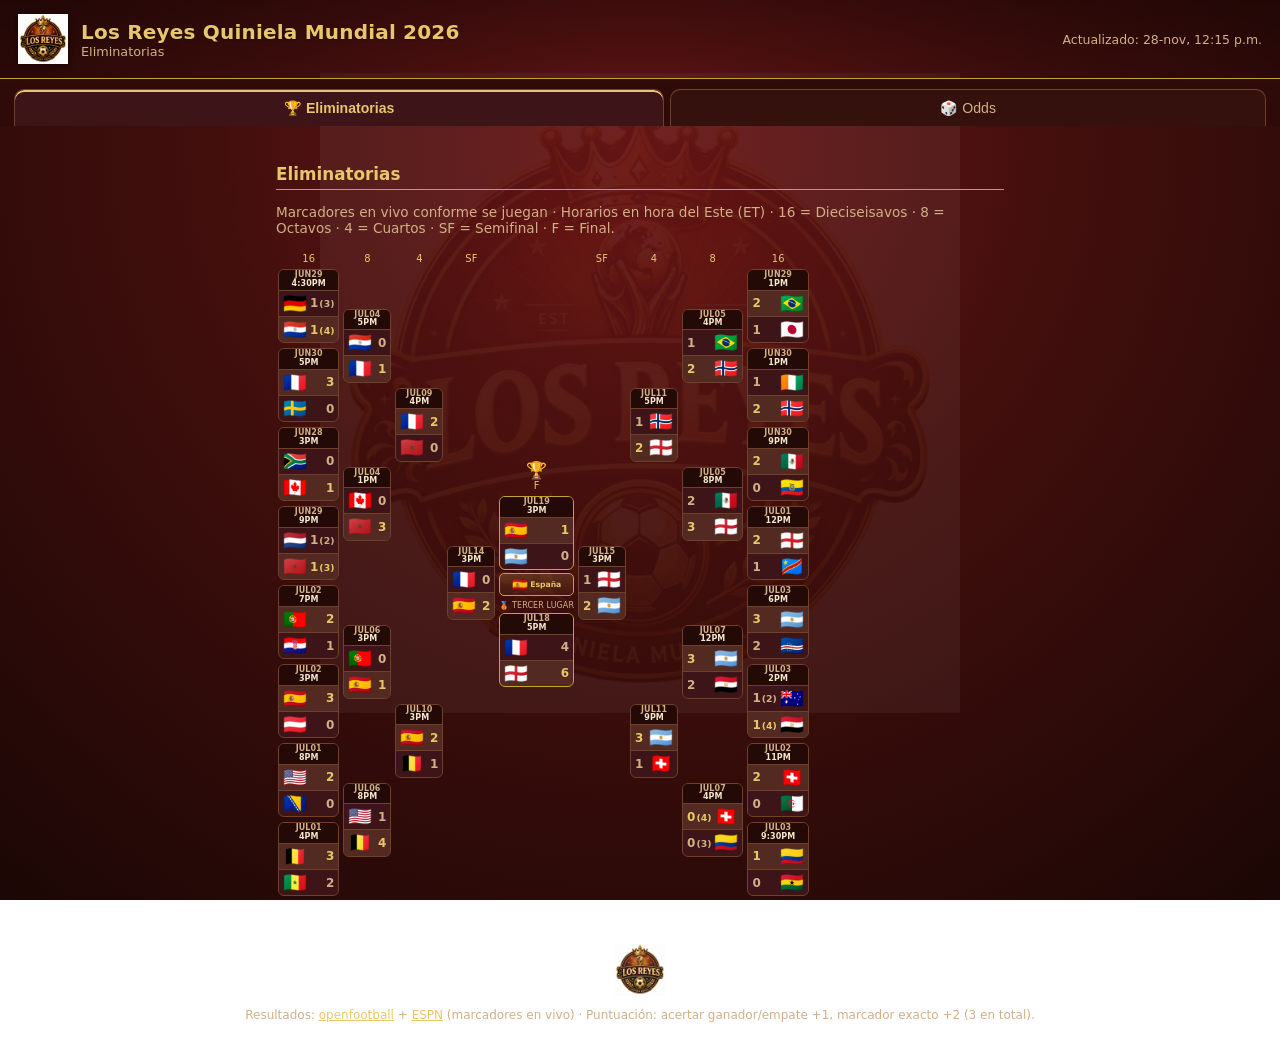
<file: index.html>
<!DOCTYPE html>
<html lang="es">
<head>
  <meta charset="UTF-8" />
  <meta name="viewport" content="width=device-width, initial-scale=1.0" />
  <title>Los Reyes Quiniela Mundial 2026</title>
  <meta name="description" content="Seguimiento de la quiniela del Mundial 2026 entre amigos." />
  <link rel="icon" type="image/png" href="assets/img/favicon.png" />
  <link rel="apple-touch-icon" href="assets/img/badge.png" />
  <meta name="theme-color" content="#3a0d0d" />
  <link rel="stylesheet" href="assets/css/styles.css" />
</head>
<body>
  <header class="topbar">
    <div class="brand">
      <img src="assets/img/badge.png" class="crest" alt="Los Reyes Quiniela Mundial 2026" />
      <div>
        <h1>Los Reyes Quiniela Mundial 2026</h1>
        <p class="sub">Eliminatorias</p>
      </div>
    </div>
    <span id="updated" class="updated"></span>
  </header>

  <nav class="tabs">
    <button class="tab active" data-view="eliminatorias">🏆 Eliminatorias</button>
    <button class="tab" data-view="odds">🎲 Odds</button>
  </nav>

  <main id="content" class="content">
    <div class="loading">
      <img src="assets/img/badge.png" class="crest-lg" alt="" />
      <p class="hint">Cargando…</p>
    </div>
  </main>

  <footer class="foot">
    <img src="assets/img/badge.png" class="crest-sm" alt="" />
    <p>Resultados: <a href="https://github.com/openfootball/worldcup.json" target="_blank" rel="noopener">openfootball</a>
      + <a href="https://www.espn.com/soccer/" target="_blank" rel="noopener">ESPN</a> (marcadores en vivo) ·
      Puntuación: acertar ganador/empate +1, marcador exacto +2 (3 en total).</p>
  </footer>

  <script src="assets/js/scoring.js?v=35"></script>
  <script src="assets/js/odds.js?v=35"></script>
  <script src="assets/js/data.js?v=35"></script>
  <script src="assets/js/app.js?v=35"></script>
</body>
</html>
</file>
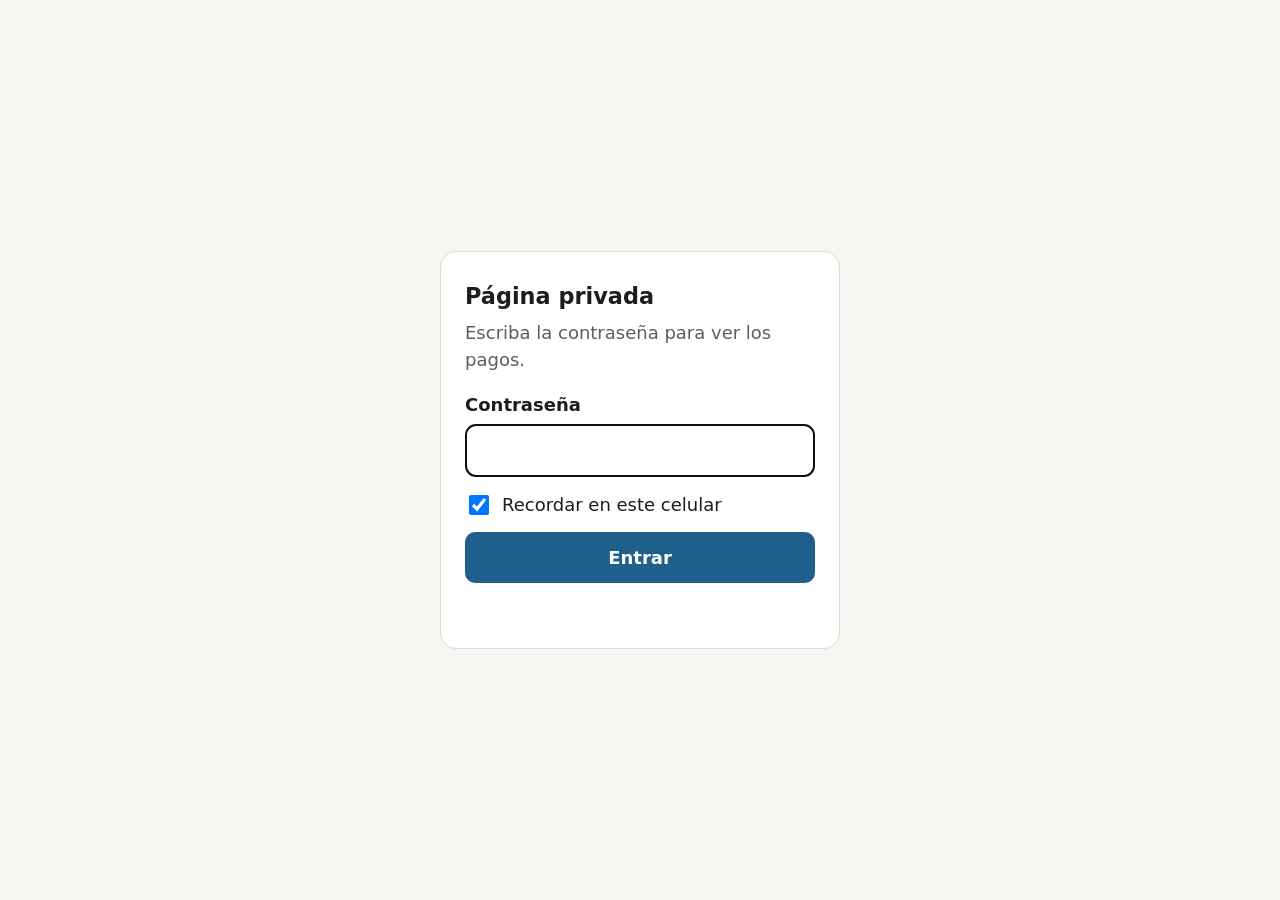
<file: tauro-pagos/index.html>
<!doctype html>
<html lang="es">
<head>
<meta charset="utf-8">
<meta name="viewport" content="width=device-width, initial-scale=1">
<meta name="robots" content="noindex, nofollow">
<title>Pagos – acceso</title>
<style>
:root{--bg:#f6f5f1;--card:#fff;--ink:#1d1d1b;--muted:#5f5e58;--line:#dedcd3;--accent:#1f5f8b;--warn:#a3480f}
@media (prefers-color-scheme: dark){:root:not([data-theme="light"]){--bg:#16171a;--card:#212226;--ink:#f0efe9;--muted:#a8a7a0;--line:#3a3b40;--accent:#7db8e0;--warn:#f0a372}}
:root[data-theme="dark"]{--bg:#16171a;--card:#212226;--ink:#f0efe9;--muted:#a8a7a0;--line:#3a3b40;--accent:#7db8e0;--warn:#f0a372}
*{box-sizing:border-box}
body{margin:0;min-height:100vh;display:flex;align-items:center;justify-content:center;background:var(--bg);color:var(--ink);font:18px/1.5 system-ui,-apple-system,"Segoe UI",Roboto,sans-serif;padding:16px}
form{background:var(--card);border:1px solid var(--line);border-radius:16px;padding:28px 24px;width:100%;max-width:400px}
h1{font-size:1.4rem;margin:0 0 6px}
p{color:var(--muted);margin:0 0 18px}
label{display:block;font-weight:600;margin-bottom:6px}
input[type=password]{font:inherit;width:100%;padding:12px;border-radius:10px;border:1px solid var(--line);background:var(--card);color:var(--ink)}
.rem{display:flex;gap:10px;align-items:center;font-weight:400;margin:14px 0}
.rem input{width:20px;height:20px}
button{font:inherit;font-weight:600;width:100%;padding:12px;border:0;border-radius:10px;background:var(--accent);color:#fff;cursor:pointer}
button:disabled{opacity:.6}
#err{color:var(--warn);font-weight:600;min-height:1.5em;margin:10px 0 0}
</style>
</head>
<body>
<form id="f" autocomplete="on">
  <h1>Página privada</h1>
  <p>Escriba la contraseña para ver los pagos.</p>
  <label for="pw">Contraseña</label>
  <input type="password" id="pw" autocomplete="current-password" autofocus required>
  <label class="rem"><input type="checkbox" id="rem" checked> Recordar en este celular</label>
  <button id="go">Entrar</button>
  <div id="err" role="alert"></div>
</form>
<script id="payload" type="application/json">{"v": 1, "iter": 310000, "salt": "MxPWLvmWcWgXQHZi3P+rzQ==", "iv": "BzSXBYTSxtOpCu1G", "ct": "L8MNgUCULJR4msqcu3JCIpzCSgDTGBexjQhKOtClWEPzsqp3udKDTR8cwMP17KaPosZUcgKrATRo3gixdunCtyw3ZbYG5A8ag4jihip/jQauvkaRtvmNZlI5diZrbtFYovTBiEbzNCGAaxwqrx2b7BPUTjYxPDi3bz67u46pPSmw9qc0SRh+PivXO4Y1ES9vQZnXBXVSWi5EQGuVNaXT/L1A4jv1aAVe3HDW8/[base64]/fNztVvpY26mtDQi4Yf/QPovVXHxL2hDUA3ica4GYWzvivcdu2jKPqD/jdwRQMCvk1nTqGgTmr806Mrto5EVtDX8JEnVb3QNA7YgzQQkO8DXHmcd39TqiGWCRg9cM8r8omv2tim3is5zld2vOMkGC5RWWdaYv+1srKUrscdLeL8jTXaqNCR/Jm5pprqCFZtcexVJUDrrKf0orS8FJgXa7dp24oG3fY8EauCx407/zpBnyCCH3akVCc30pjqgGo3ps0tAg7onMTsW8CsNiTysMj59R3grqvIsb5GJIdpz60TVPD6W4+2vb6JVtNITYi+RSi3uTyMfKXHtZIIiVCJ8ErIjzqEK0j9yf82rUc1chxuIRh/3rzgFuSm+8P1jcZ9NdVwrm7VGmjXtGO91cP2hBk7qDFJKrgSBS28+XNI9x5YP4SI5LW3+hEejyQhYcMTJ5hn1OPHk8ncrnKTBR4FGBd9oU729G/FhFHLkeTWXBEGpiEZA4V7Q4JROArFvDrof5WbmhACGGhkT4yCN0MmvJrK4Xw2sY92avwunsXKbPauCPzQtfjR7kwUmBrIflDxr7m6ES+ta+IzOVaThncm/MTGlJNgz3wfON0MNB4cYZxPl2SP0UcYtC4ShWLLc9GCyRQI9RBow+LCN3HEwgfEHozKAcsTSGjtvndcA4fn0MkySffL33HFuoCO0IuDS0JxsB2o3FJNnzJcZG/NB8nUrn/p1uFbHB3mwll6j7GFRJw99fhwNaxh2kXmE4eyDwkOgaqADlg7sGo8hJIT4n0/hKX6mn2Wygf3bgTGDKv8b7qI4ozfcNtTZCrvagGHDfrhwx3ySF2m/oNAXnU20gBXeNym3jaqTzeG1NvjZzttdqBlrDoAURRzxLuByXeq+24leaHGXT59aWbf2weTAfFWuP8xT8DTOSiIhl48Rc0Db+Zh+1xzZb7Fo+tn2hR/j7NMGt19KNgsoYlqzq8hMUNC2IJzLYoWU4oPzpELalMORN5AnYruJ5owe0KzkDyP4g81KfiULsNLoz+yrMiWfg1CZjw/R/1Lqpa/E/j86K1bP12HkAoD2RyVVMbQxSrrIrblQ08lb1dwGPENebyW3SfSRhJ/YqQSHK30DaUutN9S3wMc6Luvn9qp28PcOPx17lRH5U9Jm5wKv3TlZWonc86faYMpH1baYPoOX1VMw7F8HV1ezmLO6ZcxNFSm2EQqCf38awXEaYFAoN9mZ4CNbezyHosDT7NdN/kImDS5kpFdSQOevfGwf+7eUZw1SnbAJq0aa8T7fhkUduu6zLykIZAnwy6wc76UvZ9w8r2mcJcUGKk0oBwbmtl3ceTXY2JdRJijwFr8laWVmsXZXjxISmeHfxfe7xuS/52rZLShvwRteMuaSoca4MvseNPMKsV1WzlxtKcYFM3oh9LZnwt3EnJWVDt6ocLkqGfZGG9rVD1ASAgfIOeBq345HSyDwXpfxFKkmH3C6FAJq1rIYchJ5JK5gok9BcGeMFaJCjG9lzsCpZXkkmO5SZ9nmOg9sdrFLhOzmmdPif19gD/EbfAn3Nq1p3ToB/N795XfjzeXtVQrNmh01Ih/0bVSA5F30WiFQQVDTeCe75O612i1RGBvyMw+RVuYZZj5bkJ1LJFFscruzh87Q9+Zo2AwbV1FpjYwouhw2MZQHrAcgM/gHBuJz8CiItnbD5YL8sMOb2FOlBWYJy1bENjcDqgbokkPbvDQKXb3Ac5K3bMT+CcOjMFWOzPWzBr1ZwUjyEAvPh95s/9nLXoZPjoOJn8nh2WYhsB3C4Ratlz9FtwGnQXK1FCyQAhlubOKeSwyg+fKGqQc/4R59+T21d5ZdgOGhH/FQ8r09TNdcS+v5CC6b6o895TbArghH9tFakZgPAvZo/QP+VsHtPjpb9zn3hx8brqELPnEhfKPcAV5oN+pqThpGNck4uOQdOT8azLbTYDIdXds2g6SR7PAVzJhB3gk0TBOXkYZh2e7AHbLncgEU4okY5OSLI0koOpRUtiZgGS1d/8txweMb6fhDFyCIqaEoOhhtHXsZuPdia/TF6KcSbhJLPqwJs4JCdwS+3aEgl4NDGqq4DOIFJAKFGh6RyDon9J52PysNoZcKZXabmwGICHocDtfatK7POCf3b8SRrUYdofhukvZswxAL2ZqhC532qHEeNzHQH5Xlr/j0SJSjVscBk4zdLfZ86RzQtvIzSw4f6WkdkfI+JGQIX6MmXI04yx4Jx740mqVYwiPcKTIS0IfhMT0M/ebBxkimIjDMInEej3xiugIeP/ZXPxiovgWo7ff/YmMeOSZo0RKRqdUs1ngMqmb4eqr0pgyiaw5TwCH3xRjEHwf8LVLBu9TNo+0lUvyrNkREcPSSU1ivx70/iuWvqYiu1pBOLsPjG+eeBHBcc3DFKqIwekwIYwsellbFWLC6N4PWJAfRs0KXs6C/lPZee78PfwuOrhP0HxGuwfumU3HV9jQWV1vQS2fz+eGckcYDEXY2jcx7/ZhJEJgT6aL6m52EVtlgrB9+hh+MzP1nixFwXHuZbexfUNZDsvQ8Y0qE8aXnMMoc71ogemScXFnhECIticY+fyr/oABjgg+9YmrHKKvHraeK5NFqn78bpeyfSxxSqTCe3gB3Hp7iXUvLs7e9reF4x3QIeLdCdXQ+82waDMLqq1vO3Bba6X3SpQXZf8oKvc0IKZWsRiaWHguK4h9Z4BQppFH+SmUnQr+JVoAxSfrgswRGGmcnn11A4/CQ5ce+TY+7emjb3LVZleUTxUY3cZ+vvoL3WIoAkpjTKH0sKlbPSszFqPspUnqcvd9ZkW3TbSdpJB0b9JT5XmJID8X4wB+YLNBrq5e+UBeiLQEfepeHupiiEWE/d6MH8lY4vIKMqJjUrs6MLPEtTtNWGR+Bkl3qn3KCmPWKpcN446roHzqPakgVHQRHAuDenVzCtR9b3T6RcLtwBH3mXFKHTASXq3EGStoIUp8xuSdLsSr1oBUUQj4r7JFPf76roGcXTDlu2fpclg5+kWntTIRGT7ajFnseH4FzQkUVgXr1zlUTHaag/+yAg9GiNNuhOWVXLuoqzaR5SFWCztU7XwpwJiLhRtGjjC6O9iif5dZPO1ERgJf5/iOSUuCySCJu7ffaVr3ROsZOvycVwSYNdoMlacPkYdFYQO7Pd4G34tf9e3wcYf2RmzC8RnlfoDi7VUxYtp5Rnw40mjDHuRkjANm21wzB/1cmT6e23KxRjqhIrMREHfWmLgW0lwC/a0hroTY2hAK7UPF5QGEcaK5Ll3zy0ktaWHd3t3RcNMagbHY+nAIXux6n0HTa/i2KxCzX9QxVmcdXMKsCtLQ1jbD5Fv7jHiiUXgXivy5m0xEp2/QqrWe4LGo25uGCGQCK0g7engQ2lr5bxV9QeSicXkrmhZZ8wkVIoga2TqmXUxgGcJ50dOgwEf076pl8ljMmkiHnCwvI3uqTyS92B4mnqPat90g4t3U+XGIGfRhvJ5UnGPYK/tC/oOTEmmd5Ye6arSQK+f0FhhZog3Orpu5+lClltPVPfXjza3ag7rUjUHhfeToiYDLCOg+ug6Xdw+zD8Qc0mKxrF0SvARP7ihnxJ3ooOesHS4W/UC5xU0YDPUWBqvh5ffUAqqfxrR/OZz0/BMWDfaHL9kjWUJmgIqwQViWa27aOAuC12cIh3yvns5qrSJLEgQgL9KVrwx6nt5Vtn4JqLnziZdj3+pgzF3/Ou9mAZGizZBXhELBj1QPsl2TgnPwPhHrMozpvWQXm919L9lW9bo94TOyJjC0ltrNjS8GZGovIsuGCn7xknLB6xvmV/tURqvDIcEjw8SoZ6xMtA0wzomOK6MIx2mXOWV5X91JeCRs8lqPbFMeNK6DSQVoIxCZUm+vJ9Jxd/xUmRr2FeqND7QcQ9L/xJGyRNy1MmpiB5LEDbB6Dy52Gv7OQB5sAbQiY2UGMOiV1YmmoG8yvPjzJOx93FzXoCwryduKJ/JMXRACvDLs4WjmA7xI0Av4bRaB8hxZF639QzbtdrCBmI7OAdx76b8J+j6Stzxe5jOBWk4mLGuguMwN/LXtnro3YeGmQE5wUs7jmuTV/[base64]/4OCE/TTQFxsF47JTcAsQLCGz+PhmndDwT2S8+BNjNqHuSm00FVncfcCW9WIBj4RMSu5PrbKaLD997G4rN05bvMvalZ4+HjdCnln3qU6/Yi4YFT989tqvdWvyyAgK0r1ejR7E5AB1af76YEE8U5xLXKUns4B9NJtRIHbLuxUyxfXRO0s1s3xhfmLjLcC1zXmPAXAz3oTSeYDH+jqNnJW3Z7ODIiEb0kgAK455+EdyjG3j4JG1Up8u+LzoouVyJ0kRmrG8xbvyBeTA+716occvZHHICTHznMRHoV5nInmDMUQMhAB/BTcP8FE5gQzJ1WgdhcHP3+QvafucsoeLHbhSBBIAzxj5dx9gpIz0y7ysBdLdDxiN2V2fyoWAyv1VAfCQttP6Kg2po9EQ3/TJnsbtm1rtZfOg6IhTJgXV+6I3JMZwweYNmn5d5HH2+KJ8d74dHicmuZYyWNUWtyJTovANAQmVqx/ORH8qsK4AbH9H0dt+fJZSNpYLUXggiZn/eyR8gXQ8V1Y0HIw9EAqTYdzBOoAbrBvByMoic7io/Y/8ZcEsAn8qkt+Z7gt7O+x6eR1CgiO4IMyW++nUtKw3784iSewXy572x5HoBhRCy2VufBKQ7Ff4yf8vTbXzglaJwdsxzWYAIi4WEaBixbZR/DYbeLw/ms+4C6YdsQsp/[base64]/1IbGOcMu5wwmMQCXKLX4W95J+27gFNLsf2fRGhU42oK167Gn5z9M8siGJ1nK8xNtU9RbP7xk94l9nJ5hop+t/Gas2ElHBEoZfdpTdsT6frYarhWeYh+fSA4jZDOSCbrMsal9AzmA8hLSnEgr8rt3JhCWALPrxKQuG9vbTbE+n5AtHji6Gd+3/WhxYNiloEG+/jOocJDvM1H9nBIApx5uAOlH45UMdghCS0nJIXy+XvtuqOpsNu68Rmsv+BwfrUp0kgwKRy+b8PG4ZAINtY6r7mUGwz5/IGX8yE3TDQ8vJhbhxvm0YJwpicoIbgzrHpeytM8zNCBT/EEpG1beu8tMOjP/MwAl+XH3ksZLr1PrLd16gDPwbYVNJ78QUSlFe6Qj5cyrISJGro4psX1/9wNgM4dwv/4cnNfp8xN7ZSBgV51Oca2TWzFcm4/uwpup+lKFsIGn1dOzmHIQK6PI/vyH2Va0IzY2HhCgMeWBtgQreBtXrK0ic6jLrJmZdWMRjtNsXOuN4XLGm7LyxHGMjBROmmOMZUxrKmNDJjbYP66YnT3B9lreKewY6G3Y5wOlD0xHW+N9j44IR+HfthVztdmxohQwvaqu86MlLH/nT9zq5AICchVZv0LgphRhE7fSB2krguIHPpe5O5ImL3mZmbv2PVA++jDUHX0FT+PVjiKVGSsawfVKT3UGpX8n9VhYc3jS0jThvR7+ZzxfRtA6Pch/rTlVqV9p+Yv5S10liJPKdadKSnRcx2JFMGcTPNcRXmBFJWoU4PCDNkc6bRJaytaD04YMRc9WYlge07vP+9x9ruJBGREsmdz+3YrDJ5rZCSFLvTrCefZSUHQB6gQVciGL6NOj5TJjmn2kohXuyIQa3+D6hInA/eXyFtyDFi2Ay8exhf+YsH3/VopgnbzEs976wpUrDjNuxzxtXLaTcxbsFA3drOslMMiqsyHGHsmbuy6hyU4T67kiJH10N3HUAq8DpZWOzmMjSPclor13dvNnj5GaQiP3DGwXAgtC1wLrTh54EIXb5fFx0SfhofCnmN28TDx/6rLZXIMVXE/+zHsxMTtMcZLUKu7Fsk9vMMWg59QzHF94xYZKzeTAMTW/Vr2gqmYKkY/fyaGxYnEkHidPHm2A4Ir2xLKCC2+hs4BDSf0hQQDTz/adFyB2l/m84ovxpH3dTURiO2OgRIiuH+/h0dxvGqMx0TMs95x50/fGQ04xxQRipAxDNzrWvp5nPru1QrXOPXqdUCcncQU0ppR0FFbRlx2Ey46/wnYwkvJTPenC5GKV1+RQuHY7BnYZlKkLkHjO7aI0OJlHe5EhLqSegv13WPL/u6vHlS0ETHkebJ9qTEEUnggaMpO7D5hAMtN9erAl24iL30ORg3uXrkDXUzAZGsTiCOVP0bRkKCsR4p84g9064EVnP5PSb0qTOn3AdJmxAzf57WehkT5hhOkDiVu2hMJ4vP0gYNHkgTZaT/1bsdf1wbZKRF1tsUkzRSM3G2ESXrKNkOjhTmOTy+pZYJfgucevgUWDW3+v4IB7IWWBfqW/Nfk01jcKEr2iQEh8TiqzbfAJF8ldrPtRUdl9mc5WE9daeXGwOHlnXwF/zvtto2D9c5EHxPmSseOHS0+YrJqbbW2PjoRBvpoCZIj2YC7rK98wwFpsD3L8RohYxHux+FHjCFSCExPhecGsNESSGKfrXknBMn2X/KhrgBK+w4v/9HCk05jNPwI0g2Nb8iOfXMw7maHhgQVsZKSbjuNpXyUPvQNiWyERB4c6LMC24NbpwfOkWVM501G7CG5JfBHGYfspolpxmAazBtPRoodCigtWhZSPwWIuWQgc1snGj1NGFg880mtLP+UrxxDRO7Xb5gHU4xJFhc7EoUMMEO8zUgJnpbczEZkdJdh2EhTTa6HQ50ci6/yiMFKJjCFuMK1V+abg4cNyj8vFs+Drdfs7lImMFYKkYTrpSdpNZtyO6Hgt2yoqk9nRSAjVGi/inQ7VAbHjhlokvwSFP74pR3sYlwHLagPs9DV77LE+HoCk3DCXGJyQw2heoVSaU/Rkf5plpUSL+dR8vY/aSpfqC6E8/3eQAqmTfglHJ2tS5dtLSNHWpgDKrMFHHcF00k7LakgX1+oOHjEJsMugFfQurKSpHT3icBr9fgXQEp2wPJj2ssttjPp+5Yc4y2eEZGjZk6hOzF9JpVwOJfQIc16g5THFV4t0jYe8f5Ay+t/6kWH3SQO191NMup7w9DL+kpEqmnzLfuCSL5ipJbDt6++/DvxseI+J5BGHNQLG5X4c2agq2MyQIicAuUQoEnBJz31j8tQL6sae1vjRBakbo0AdNuyrLJdu8VUD5MnAGmYq4A0PsuGECJ51EQyseZ/H2/WfsiK33DKllseenqxHSmSHcoEeB7x23bImhpxPJeKoAG1sjDnkkufnT8bJVt+XiXSbPDaqow5EvLh3jwkw7ryx9L5XCOLCIDLmdviz1sXCQ54LZN8yfqf8h6M9QFdh4mrV9PnX6ujLktCbQRJEskVhnCw/GYOdMf7FacTGJiQaj6t24QDqb5hQeg8F6cLVA8aXo8i5gRnTrKvDhuxOht40L68Cy40Vgq7NdYkISS9lccF+ihcVXhSOT6Rnf2cLdMOhIiR0Itq6P3Xc2je3YLqvEaGhIcyD1akQCDOZg/V4/aP7+NgTKxl7koNmNnQTdH7vD0Fa9p5+DbGI+QUD0fvAC2Z2/7m7xcF7gQwXPh0wlKgFOoQZYAHVgxu+/05n3oZ0foRAZfGidFwDtt+tFFRe0REQaoa5jAkAsUTnXbdkHB49zYP6zy0bF48OAM7fp1hr3z0sej2YvKGDMlkvS0rI+Zi+UZ2gsbBfAmO7AyaFtcH7WmpMkmOSAan/MGUpmRhTkxZDY3UupFGsYP5mff12+4UZbo11+4ynlvF9XG0pjSo7HztYZBtCetT+L6MSjYidJ8NoqKy7PdBkGaXmIClmyhr1scIzr64x/lH1Am5kAcu9+xFrRpWqVqY2qFZATwqTm8llYCqAtcPhD5CY0ncJMuX1VPzRkxfDb1LqhsyZhRpluJ0M6a0bgeTc4MuedzEAVYd6BMDaNfBHXXYXFzYMlGdzIYV4nqN25U3h0/rsEI8COdWUl3Nmn2zUxQ4jF9rwIqpXVqf2fkWzQhZyZramg3IypiwMhvlXxWyYpQXP5RyE+6QzvCxqX1Y96fWKpfGza7zX4WU4c88ahEKP1sJ8hpsY5ZvzQqgBpJci2vrHAB3V3dkNpMpUkkJ/EOxASqnUWix+I8ELrslwXjUSwNeuebxAoELZItpg/yZqYC5ZFVzDgUI/7rGkcmZbwZPrTkK0Obe9zSlliibfelBMunsKykKxqRTN7RE2XLg9NDjr35h/a9YyaNia+bxS8LqXeWE4WEAnMOJdD0l2LQMls4hMIrVh2r/92EejXgm7zRHBebNYzhOdXOzh484ELaOr3W8F1t0Bf1bHHpMnMjWCDePr2q8/d3VwtO2FNxWavPmd+x7PoCLIJld6FEoeWUspU3d8KdvLwq9OgEO9VfqZz2rgZetwzmyeTnKrMofaz9ffK9DsroBLfX1q9F1oNB7uq46A8Ghgq0xa2GhjZCeSVcWvqZ55Z3pnNdDAeTQOMhxL/R41PYZSa8Unf3U1jAgQoks2TXCxQ96zFrAYfrtNqhelaW97uClHWhF6Iaw0+pm/bMzShSb2qhyzQF26ijgUkiZq9rwJxcbSleXimzYficQxbqKmb++YqYVbkQZVm3JwPejiK9Kj4cI55yEwIiN+oYlvXdKh/6JwQovgVI/p5t/wpWgpqO1d/[base64]/RRaVfa41DiTmbEKrpKKDAUK8h511t9k3zCOrbGd5fDCWQ5uGoalRf976kVd/U4kCsBKly5+xGfewvATfJ1jT/NWk+GHUrvk2eGkhnO86NNqtyAYPH1su+ImDWAFYPRleYYKm0hd9E7ZDOqX3wR3mTN8UmGaTIN/p0zI6WueRakCpxMFG7KKyzn/bksv27BV9y3h2Nzo5MirtlKZ7Jjxex+t4mqRdjZmreEqJxoq7KmrMzI4DCuaq8eDAv++/F8OUmGB18NIOr1K7wT5GD/Tv2a3nNptAq1bA4nJRXkUF9tCQ4YCnj9cpMmV4GGAJ0RPR/vxvaTfog9MHJRUEADTkgF6cWfVIZ7BbKDRgswNR+XapotNbc3kXq+SfORPxpX/kUSm4QW3tKs5/TDaDkl3ZXJJqK7UBxR0zNiMk1hZpS+i0O9H1f+tuWni4TWCWOyMyH4e8RuffXhdChEoTNbq4KcCDN8HwmyHQZaI0ExsN+6S4iSy/0UEBGcYi2H9PGH5y4jxPBPstDw2qRGa1y7OFonZs14M8gPeBxldvVN+eVCSS6AVELFOhq2j7ICoIHVC5LFiqaDI9Hnp5tAn6Y5/gqddCa5KxhiQGOx2b1LyV8N1sbblFA3XMw2KnHgsGZtL8RfiS00txWAqds4Qtr1EfQxKzQRwLY9r1TdmDN2rnSKpli9SRlzdeR251OuhxS9jP+eR6Wjby8LgQAUC1zXivN/bFW+W3JINdoc6Fs+dqR2rT2x+e7pY+Ouf5CC6F1KBdv68baEHLzGyUyzvXzppq3U9ov1gxN78ReUu8hQmfP4SIFXWE63GcXDL/Hx2Sw0dcMrRjAahHMhRxLfVfCXJwPq21p1bMQpix/UTkpBXi5zaAJjeweemFpNR1qH6x3Ijel3BTNsjXx0NDOl10lqXhikJkd3iCaQDBhnuZFqjwlnJZHvvXjTPmUD9qqqlcy7VqBidxPH3VB3XIZQ7+BVHl7UiqtKM18w9yb2tI+u0J+iGoQNNqj5iJuWZz+sjNRZgUiAPMf2Soedlh4rEiEHj1XCUy/0IFr9DcIyVbyyUgzJLJl/EK1PSzfDqzfPLxV9Tc1QwNY7V4p2Yb9uNIfjfQhZrbDFRdFit0qVgKJWzwPHGzSyDW+3pPPdzQC35F69Q8a+kmWFcWY1nM9TmG3BBbKM/ibRV+ivWkexDw32DDJuO2etjCdGbHn7hlN09IDxG6akb8HeS/h8XN04YRmIjHM19Fc3pypBXqs9fI1pwVTWjesjmAqXpkHyIyBSBePCIQAx9t+jRH4yfNr05qlH0FcZ14DG33J3Q50QvdkGvmaGXg0egFBHllcAVrUw2ZMZ/10lY3+8exLAk16D87jz6/bj5NLWoHNbkV0eBroZyEHHG/7DweQQWxcf/apPBi/zEi4yGsPvDXer9dISLcHFQ/K+ov8nM51n7TOUvgf9taPOpv4xC3reAUJWlS1j3fxZSBWfomwaieyawGx4dGaVpAmDvWqSvlPfFaqqdoEkFg1OZgI1LZn7REoS17k+vbk3LQjOmYls3CPavTVpMHZ8psuJpF3fIRTLnj/1MBUHXAMQwLJBljotEssbkpu7zZjbkIDnTADg8tsZQNqAe/M1sHKXr27gh1eApkFFtXhgBzSOuYxySJJgK0uTvmGfi+z+V3DUmP2J8VAzpP3oRPCAy38ZW6jp71tf2tm/FrcznUE4DT8TYou4c7E7GNzJHGodBTqVP+H6MQGdUXWiMr34X8bHuX0f/kYLnzU8auENArLXiQt1qRl2M0edelTpF9r6Uvd3/ERa2AFWrJsYZP2FNK4gSVtGACiOQHtt+wncugHjn0s2reE3BvSmDdk1ESAlSncIYctruVgSk2QKa3yxWIBQXKHFhnYwtr6fJ3hJh2v7SVqpwK9PYhXtR9nRb+XQLa0wp2S4PUSP5iJAQG+pt1opKJMt0tSO6VtxFHzE+tuyCWk/Oiws3wJ3nXizXhjzBxOKZLNzxXGbxkoQ0UMZvLr1tTv1Va04wmoLjGSX171mxOrzyb9ZAXo5/qWKv5VHQfOxI8CNUISiQg+511eTQVp/cm68Ik/eSLdlRv+wHyaKLbF/[base64]/LJQMJyyMABZpi3gJhdgqT2Eo4cJGkdQocQJzZ6eZpXp8lHJ1IXYCb/ad8z8L/q+utiIdaGzmdXjxo8SLGNMKeW0MdtwQlyJSiD/0/+ZS7zEUWBqwJvJDzuT3bFhCDk2o3mfZ1CZHfD17XV1lhb33xjxz6eo8yPun6Z4jvx6W3kjzkHbF3tHNvGrGHSzYj2l5LB4RlgA1s5m4aGlbphkGzps1/L0JjpOOcHgvY18UI6hfuoWa9Oj1J0X7mV0WqOxgNQUqCJFoKGFf8ZAb6VizLG9hdnBeuzPdFN7BnHLSrpWnXY5UL19S5IoBPFcjEKkl/G6pWiEawD3v0Sbt91XpIZr1Pya9SbECj3WC6Yxz4TbbzLtjYmhiSUofWoUCNAY0B5djRqNSDGIENS8NbuLQC4xMDkZuPwtG6aKiGZooP8dAfX2Mxdql4vuCcZ894RM9Ac5cKVg8qmf1LCi27KI4s6qsSBKBAM+7N0utzmCeY59CxlUbHD/GhfX6X/mfs/bWG0F426z2wO9oW1vMlM4wtSSkU6R2YzvTHQ+YLgSRnnp1qBmVeUqbIvXYNBynvk+4N2N3nMEdXKy1OdalmYCFx7RdBbIsEg02hlen4S3XX3EqH40cWTg426yEP/Ve2KCA60PDkQtpPM4GqHhpPUA+VHUUn0Ot+zFMbw40RQjTiHwbTNEb77wc7ZTrv9FoGLO+Ei7tYofUYWs0+WfK//FpVRm4qVjCDm/ffjNfm7P5G6FeYVHFDj2BYTVuP+uAk5lGvXIwje+Sy2HcVjUA6pnqObPhPHZmXI1q4yCsc6n9tgfqpxOUELZgUwlXwgvrnrqnBUCXvXVqDtvkhWvUgh9EWvI2E2h1Gxfy/mOItPdGB2qwRAP2GAr6Yu5ed8LqC6+g8OMk+cqKLRITrEvpE2/H7rD/uX6HtTmcDSA/+AUd9rD9JuN64pqsrvgGmhtXLzTy8knQ+SzRjoROSIyoJdPN27Np2dlPNZQ2NwSbV66u7ohpJwnp7X2LuwnzyWpA9n0y11biU08E0kT1ZIVTHwF+Tpx4NMxCc543HipmrE0TCeA5HtdyNdUR/u0uIBOzaEya0u4Tz1umA9DISpYmyRuaFInYZLe0B9bgI9XQSrCg3IET5l/mJo5OFSShBZ9W0gdij1LEtFOL5+5HdCIDzhQ5k06AHkDV+QKlluTdXcn48wL8NaxjkMUe9p7s0y4guAf3vT+BKS/IWmrHc7ejpJOSO7N9iTPplPoRMk2sZz4lqrc6AnB3zWhK93fZ4YeMOUE/LyJ/No4ewasdIF9MjlBgKxIFEMfPwshs6w5wLpafIIf045OHSY1sL0F/46sIur2/kNmmC6t2GfnEIpBFvZUME99EJei+AGH91U9GrJRDv0dL1TtwDyj0AP+cF7R61eQghs/pb/twZR5uA6r4miZS+ufZENBZ0j7ChYlxghssM/62DIb4Q7gQdBIBh/N9Qt6gkWqJQG8ePm7Sd4YL7BxIUVHeBTnwJG1oqb+DP0Y72NGuownOknG0l6u0fnHm0HkNWOpWV3T3AeS6mI6txux9+sfwR84pWBuaeGrsFpzDecv8/TVjrH+tk1RWkjHDrrVXHEZNGG8ufNjzoUBcLmueSy7q/MMCWaKyGXjIX4LzfQjnH3W0ltRThn6IsvcrK5AEUB4cERJ7Aiy2Tnhaq3mBazdXpwYoueoIacUpY6v8G8sstBJz0YkeIpSEtQx1WcUzHPiq3MhF6EQN8IZktJFj7Cv0TUnX+6wv1ifbaASnZVyzE6GoPox/QJ+un2mCrw/iHeKxBYfYnxqG+R4iM+yGnpy7CdqlqffMZsW18+s6/mHtkpsQnRyyMmro1Y1rrfNeDFySws7Lpbakn3sXuejLlw+QoZcVogt0Z3mPK1c1poXY3+ZsvmZQlY5ZCqAPkn/JuGanAIMU/+Un+6UWTbvCelenKQk6YaAJI0+Npqvbh0hvEM2Yr2NPB/9ekkfKFJ0XI1pC8TijK0ojB7wCI75b3semaPB1aBdQgbSDyeWtLOYh+UzIlOxqI7BAsHw1hck+XCDrRChMYMxZnTD48IatNmwSdulvSbqpxMZLemtJYQUFlzjrq+nHEBEXlJQZ22JWg4rmlFbgFuaQuSEGB6e01VDRDvCdyuHmntE/uYVI9vfvYcGg62dXC2t0GHKScLyeh2og96/iCao4cCUNuD+Vdx+3eNOSAWf2VN9rkHcbkrK443PE7OYM4NbBLW3dg8V0rXYXy+TvOKfgYz1SKlyJaYSINTgYtLXzE/QTSRd0ggM+rMxMxwjVO+4ZSZ/evSe/aQSfpXgxH7tTnJG3mPTqrgMnPfRgHOIlZgsS9gAQY9xYwKgZ6mrwZJC23nxtSr9xBUJnSZTQI6tUjyEOdVqzHI68SLzjLXPfv4ptWAxKoL0qtU3a99nuGtgnmvSIqN7C1CGx1+Hv0/gpNMlOMfr741liTUtz3R6OjgdHNoYd6VX6GYgI/M9FEO9k4nBctSwCDSsVIvZtf7Xx/6S3ZIrAytg1uNu7/dqPGWv4tLJl4fIaYyTO572EQZJk8XohtRoQvew6Ugf2eKorTWzB8QbznXYuBx2w8A2hdDnZMCIWpLLD6vjDCywMPT4A05+TFJIPBXSxh4ueK80+UvaScZYZjYg8cE+YxVv8mrTskloucm2BRiywTbGsQI/Hs8jDOOoNl80V3+6voX/eT0Fe7vcqUqD+e6IrSk7c+SCEMW8Bxej5uCAhghFctl133HGQWfwRCcJ5OqmC7tGPm/bbwjg3L5QY2809icfXpFtEZhxejIjnJz4gUox/o4HSpSlj/ceIFOlzWQHPwWc4Zuegh5UkvEpeCPgCdKspRSQrZleMC2LvgU+mSIGxrHraSwWmMvMJbW5hwPikn2VkuxolMHqOuShvLNZsKS5mkXSLZnSOdmtVNFIwaDBF5La4yP0mRJOsMe0CunmXpM2+TL0tgImbHgjf+6hIXcGLqSGIt8m1N2h+H/FjgtBZkhEHd+0HWVthSBDKvjKhEzx6njg5ve8mqaJ22JchYX8c7AUctGS9p4jQ2r7rWQaRKMmkL92i5Wb6ILKpdRFjROU+iJkwfMVdTOsIOIIYrFyGT9ZfB7tujapaj1fpQkqQc/Fcek//9+et0+bWeoKq+7y0Em7YGKfAWLwe+mfDRAQ0OTBtIsZmm4yZgKpqcc7lpi/KlbnjbKIv7Kc0cKy2RwAN06/xNcQuXtoS4aeRara0y0aoRM5QlqRYeUXY4AdeSLdGtJg4F/+oBUQBfPSFPlorsCUCCzEjFmnSJ9JKtFWYBKO0ipTX5GHMd3SF1GTj1IvDhOBHX8hjgmhiIwy7h/RnPSeiey76bhnNzmnhxOxLTU6xIM+BstcgF/S6besBEeAVLyYyTWIRnCSv6sMddNT2l7tBQkVZti78wiwSg3gVwDyy9tv2tkbaSw4BnHLWIWiZPsap9/SKCnoty/gzAhyr2DQ2oNfGtXRy7h5Ekod+C7sjE4T6VQTnWvQlw1rvC+E9l0zZdI6ng1Ld/FjJ5d3jtBhf5vhdTOznrqBFbU3XqvTH1w1sRkmVmSItbCy7DNlBtMG3ICCcYRsIl9lRdoGejP48bw2fFkHXSwrDQMO5SLq/l/AsOW6v4avhcSvLVT+2GFOt2TPMyk0RP2oVmJgSnUmzdWFUPPS1RZh8X8EuIlyF8kN+biP88oylvAiPlycJkTwC8kWJShnQ8feXnsY8YobvTIo8/kWh1O6nxqf/IDc5FF61n08mgSE2AIwIwqlY9/6QsKgWSoUpfbjEWKxM30LDtQrOBnYZieJFVptzOByEoMxGBAIv+I6dVGVznMNR7L12X+sXFOdtK7tOCqllEo+wZt+G4tW8qHT27TS4NjJvhKSFvXviBeJm1Ttxttaau9IYZ3LtQ3UYhGgXtTX9ojGJFB41xnAQcr/X8Z4RpgpMGg1vq8aDLaVfA7SujNZCHWXazOf8mx+wlBQpk9oEWkKIetp9wDGGiUmZG4m97D8Jr24XiWO2BnaAIz5Ud9lk5oW8yVo0WcinI0/bSaIjZJBfxTiaqAvozLCSr12wlSzv+e7eKpNK6RusYpr0k1kCPCPDJNYnjU3a+dEoRvbTlKdeHGd7LCnlHnX9WHXeuy4q+SRvI+mfpiVw0ESwHgOZJ0RwgfS3x5RSYe/pVdDuE53QZmxI4xtc0b5nBOpeaUu0BAQy3E5Ivtu3V51rlyh/QtsdxzW+LFDagF6Hn+u5YLKmCIzsIb+cd0dGv5mm2sU/oVJj1Oj0OGL1OyBkGlVdmGPVs2mA2YM4U5tuXslsmx5F5h9zyMkOuOq7TTwmxIh6PP1Gla9XXWWqn6kSoIqrU5uQj0kyVsaHjv476T4fjzMqYn6pvoL26ygg9kRQK25QsAbe+NyDrn/1Sex1qv9Ctdt9gAOrzfZXWLO20EOKWfyeIOFrDUDGEKD+Q0apM7LEn475r2ekD3IGeXqZR9sBsJRZrAed99go0sGxVtSDX2buoLf3PADiRI/[base64]/a2oaKKwMLnsdchk6M4pdjs/COpOaemmUbjb3Pi6BwnyElnE4OkiFHx/Kk0naS2lj0nZYmcq6ggXnWFbglOunHTekI98bTXaGGrvkEyBfPyM5DMA2nD9G/WdKUvR+10y/v2y/KCRUgs99zRKgruxRmMt7u3nJ04yDGdrdJYZ7GgLFWhpYS3LQIX4EvXwPhC9HqmDs676w7NpWXHXcdiS7N3R5YAEypjsf7mQvv0oyYf7VK/CO2b+aDCbVUeKiqk4/9lzcp/0/nH4zeC3skySnfJr5O0ZY45UGZvHr+ilYO2rt0QVt7LztfKTeeYErdYewh6EM1Z6UWPPG4eHDQoKDLSggqUAgnfimw6CgdsUvqcU/+3bFFQyM30otjI2VevJbRs7EopRu2NGLlnRh7H0PXhycDMWGnwFnxpuwDN1hPsGgFshD3cFi72Qhv8u8YGcoaw9H7aO2MACLnmtGoGekst6gQW0yuqSRobHrhg6q+d4cRzbe9TLVvUkwOCWdtX/NuP3zMZQru2DgzD8YgJwUPtqWhqzOPfdguDBtoJ26HpKgiaOW5QfJcVaLjW0O0Qa3RPadSm9BMRiQy0lpUEv+9lqiRJqGIl5MYPA3jJoQZ5OFduaUrGNWRyKP7fmbica2TqCrYqmRGPcdUJ5JDlMkyzeCLzT4ekELAPsqAkOZGoU/0+M2GcElyV/ntp6HVmt6EihOcN6ERbZrvRVfvkCp8DzUaW/curU5BkzDBjX9eYtKXnwXX9X7X2e0Ium3I5iDiGysy9zNA8vw8rwVCMOKdXsJx7yHJnDaptYyJOf9ytEwanJyhR0x1d/KFHQ/Ha+2DgIZnYGX8AXd/XsgwiULfoYzCfZIAt0tc241/NVo4DXYA9GvACoZBOBCM5cOCrT9DxMBKMoVerWdTAt8It2hm11cGtjVkrcyj3C3U3XGqAmwpiT76uS7ADpwI2lUUM9rMNIiW/L1/yyIQgEmbCSA66DEsgAHbnfzC7OLzxX1gcGjMjzyUB6ghh8BIE/[base64]/eulKVxf4SSHPEVypyl9AiDKmNAuFTK7faOKVw8K+mhWdyxYeKbzjHZ8mcJtayoJ6c7ixHNbHP8JE+VbgkXCCSboyxP+Gwggtds/1ZxW091Xie9QL9oW9LL24Djv8XV65zbV0QOBxQypMpLskW3dmInjpcC+RWVNoPd3hN/w8tbVa25YkuIicFt6gZExH+VjnL0skNxity4V9/LKG5dkN48E+grPVSBwWIs3qgdD60cyhs1V4w/xMNJlUlJ3YxicKAPZmZ2rgtXqIoEn0WXipTn2Se7/PbIELIydyu+6gwDZQjTa0by8xXhv2cknEFFfvlYTR71F/IlHsl+hGAF8kAcJJTt0OQZrgqv92zxCXRF0Rmwxvwvkxk0deyVNCpj6Nb8sGT7wnoVABKc+H6+A33eXwpQ9MLC1X3LIqCRlhAwYXThZqMzcS8WmtpF+E/uOWNFJ1soABtF/xBWSDStoE7aclCzvQvM2ecMyGCVkP9Fjae+csygIu8nNpmMY9CSHduGCF0jDuu0KOr31hx05UBjHIrBr2BXGBlnuN7uZx8q4UEchADO3T9axID9KD587OkrftJSus/dsZHswcogmsMx+MlvZ0z3MV9x7TN4Umrb/4b0vgL2hIMNMBFraMR+L3Snqm4t1cEPl2d/8aZqbEMv/F5Eaea6JaA9FFPaJMncMfIY5yRmLdvEz7n1T+TxmjTCyKaXfumG9jI/O/Gw1qj2Qv7mKItPWlL9E/mGOrr0ygadw6JIGGiMc7gWcA/W8RactHuWghFkgRMCDzZCR3Mlk7UTAeOIYZhuxcy828El+fMb9qbZDbDGFTW/znHklqOeHvmJCR9A6ljuxuxHpPKz1jn/X3qCPtR5C7AvwG+JdFkUho0JEj0khQvGmPYVNSv/l77E0RttKWTND+hTSOA47MzTZfPnDkGBvVnWcySQy8AI0OodSm4vMwZWhREEniZo8JLHVpzTaFeh1Yp3o1mAipIWvQ1tBIiQvKWNiV7Moc1vsJC6a9e6M5hv7rcmHNn1K1uMy2PsH/XVaXlJAX9fR8pJPc7RULV1zgx9jpOwSlFjUVOrjxSn8Gf86TRk/iR4xZMTA2SA2JbKV5PtCtWbnTdavmv6f4GK4wTf8w1YKmEz+aGxBT7Jk8ZWGiiOig+nWm1j8voJenRkCNJFFF/ocaSfVL8yaxOU1lyN4o6qdIkz1p54uk+mMs9SYAZpme7sBXUfuaFxBtdI68wQg6ckUV2b88Tb52HcaainmTE9x8pVPLzOfR/Qu83oC//1TYPQp1B6FBIhWzp1e+Cd5XZmaS6/fOxyqafzesFT4FD2jQKwlpbDpkY8ubdlObPwa5FRbLLdw8du2HJDrlGvKRfWf6QeeveXzW5qdhKwWIFQqZ2lrgiDt07l4UAgTQcDjuKYhx+hnYH5otpdRjyqvDxHQbRWDdtbVfFrQsiXkNAdh/D8ldnLM8fkPH59gESDs/3BAYyOtRX6ioDXXSzgFR2S0JuOrm5cqs0s8g/UVXHXUr/rZfPICGUDS6by1jJ9CAs2486sEgtzZGDc9S564/cFINWVHegknshlVJsWN5+1DKIoDr6CNL7a3r3zRAGxRxT4DTYuri0F13jgwiHPZU8W3+sHbW/C7ojIAhCr/wE2DzRbaUaVZC6xZxZX/6OoayX03xYuH7gdR5pSZUhGdUuNC+E/g6h6gn3LlspL7LHqsXo4QyK0dhCcWyk85/brTRPZMhX6NzsYmWOm8tIlNWt3+GkwPzQrwCzDadY3ymFfaGyGzxGw85ieFFFJ6jMI+75KTbFWBxj8PKhoqPlJjWSNFBTZ8UyDwzk0PkPb/n2GUbzGKokijBzsqx5btjebjsZjElwf92KXOemO4FnawgYhWlg39NX2f6k57sZALEsrinYUtz8BHEK4jyWtFdXaCl0q/cF0lybRvFqLnq/RezJNDf4qjflOyqzaRKc6aO9pFVxFJaR5+3bnr3NqE8bM+G6UeV+VkKzHuGp2GCgHE64avNP24loznV+78zJNafQ5jiN0Yb68+EDk+a+zQA0WAmkzAGUk9vU1+A3ZPNaoqJ9wiVB+vVLX02HM6A0+Zvg26N+TO7GpUhCujZmNcvxKb5PwTi7LxWp/4UINB257QbvQeJwOpk2aCCWjvtCrD5nOrdE9BDEhpsvZD9hC3e62ylAr5HKdME37TgI0ZrUkimMOCXuRk0zmmICeRXrr1CrZIZpsxY/xIXeAmW8vtP/aOSFvIO49m8qB/MTl4IEiY4sxTtpH9LtP+PT3UcsNuEk6n9Cm+tv4eS4z1Ix5Kml/9r6mgm0z5tacHxTd5rBDcmxG4rD6BBltVpqUVzRo+oCpmh/2rdqJyI4bMHzbWNsXA2uqLmfLl8Lkq+mTusa6hUAr5pScTkwpoyhekHdEwdMLPAYy1XaixVOvdALRdPA4G9oW6ENSkxXw7ZlhrbbUP9P+snUr5YwwO5uUg9WkpZzifEcEsL+Yhx5sSdJIBRwOrPWpMIqvA6ZWZ6+AgQ/uILKN/luLl0twDpsQyju2vem+SqGFO0V5ZieEwRiQBjY3zWaIJpnXTgaa1Y9WY8spIEeey6IliuU9JmMCXze6UOdsmE+/buSVP5P02C90oeob/631H1W1iXvcKoojAdn1nY8hWM4rImijVacK8mxC1t9ooMAIn54hKxvovWqConF+Ym1+YsLABp2Rx3XxuUdaBRQjJHZ8TcQuI07QmBOdVgnvVKq8mkt6gebtZ/NSQrhnisjCspw9fTHY0TtJzvP4ClBlEPbTB4UnOxCG4BUcrQTLlrvhuYPbgfrGZjK93Ry2Anv9TpREMP8/J8HVl4V7ucyCw1eDlaueWpA9VGE/EjKIMvKeJG2FxG3MnU9vdrMfpTCPV7Bzg+A2m3tOVadyqc9v9vQfQpJuy/xpm7QPwSLpGNWaN7PkzXT6TfHSkVPKMPe/glrJs+i/s6Oy9ErOnQg+WMMy5ABoKdxi79e1gsUCxsIKDnkwRt+JXLm+3lSrO7AgDX9/jTfMf6Igy8bEDXxSIpHUd8/v4RLGh+n7FXjAlgxBSCS7GErX3t7S4VS4lLRxXNM30Z/3aiamKN16CMyor8/RonQBVt/vKmwB404KDNi3xUZMaIyEe7RuAh7PhRvRJWEvIL5Zzk3WYmzo7+1nBYmtSCTUSTRdoP/YWkjA/2zU72afgsUSwVKnZRXPfptPKMHrYeH08T0+erSEDoNvqxwnB0AR16hZoJS/pwhQOffgzuU6XXX5KN6KCzNiBSyVP4qsFrinnoYkKE5pGnooilA7eCmBgmXG1xKHFECi7pP5lZer39cP5IMSbPo3qvo/yPJA+j2g72PrrW3uDsPBSoGrR9HUP80hG8pNc7HugiN/t7ALtWQiDGL1497sFXJdxCcEYUKDE/MaO6JPeTmmG8fvR6lNwnk3jpybIxMVVAwoA1pON98MbaSBS/zH9wuj6Vri8JFWD5FCYFXIN7gRiSjnKbrMvuT1aGNhLhuJt6NUYCCIKyC/G21cDpZey+4Pkzs/szchH15dlrVRBUx5JgK0SW0bLOU2tjHklPqT2r8p4XV1Gzs2YPnt2KF7WLUMTFjlFwVwgg2Yg8YrbCAFSH+OlYJahbfxE+OXYanM29SMHkYuc01NF1S0JhSMxh489gamjFtymE+T8rlEJDkh+EShZeJo5/ASzgV2sW6EQIIjVvtEO6RYSxJ19Ay/rf3Uey9CfiO4FjTBacFzMOXqixTaK2L9WPEFYb6rydRFW7paFPL8HVf3S4HZET19+TpFID591ksMYWgGSgify+XVvmcgLkTrz0YB7Ko/[base64]/i03Zoz/IfaHPULjR0xkD7bdUTH8t2oprK2LH/DmehnN48T+DY719lF7Lw3ARNV10uA+RnWCVWx54ydAMnzHCTDcG2tOs9XtCZHMd6fzdojAYGGQbu1IbIEZIRbi7VZAj4ylclld6qHJW3LeEt7zmbwIA25MKX/ru4cPp2Ld4lt7RglOdJebsFscgu5Y4gPAPpSc/nc7ubEp+XnmXDfIv9AX7tWh8OsjNCvCIFMuP6+wpBsXT7UpKpNy4kAl5xJJmtGgucxIEhIeNcLKJvpNO49zYBWFA1IYSO3QxkyZr2yF5DFDDs3yVdvfXJf0+q9Y9QQsry4pqAbuebt0uenVp7keCh1a2YLbn72/L2inB5qVUQTyiJM25BolQcpq1+OIVvxwRWaz7I66knxEMuJvoTJ3Csy+vtiRbkpNRVHoy/[base64]/[base64]/4Fr+UyXzHYFhUukRCuAGA6/OFh7ILEEToUKpGdRleqQFBEHK612wSYuP8Jsu/7h+kD6wT4q6I2mRKHz3zGmWrX5qe+JfMDHKc+xgURoTekLxTa4fAgkMwChd0zFmR01qkEL6uFnKzACm2oR9pNQWRNIeLOak1WGSPgiYGOH9D6vBIaURryLzERLeM7n9CmLHVSZsQXW5SVEh4wocsLr2ct2nQpqUo75fCsmA/KgAcL5uF2S9hGE+p+2P6FcEVUQKqkiGY2kuMu1kIlv25thIvED7xFrn3nqoloJVB906r756OSPJn1Nj1MsTXACY7kynlUFSWXdveqb3z90qrrYAceihxz6oa/POO5Fuh2Xr7va6DgfvCnqhR/GRxvXm4E14vWibfXUM6/zt/omhAF7jcX1iBRT/LAxbuVYE9isAtv6dvVAMcjqvEZNLDZ1+hIc++E6FXchnxGq+OCGRfUWHj2Vk3jdm0RDUNTKCFJpb+aIz0cPotuz+WwRpXI6/8vgCfqYLguheuFxkpM5jkBL0xuL0JJLhU9UX1ehaieUelGS69X5+HzoE0EMOrGshf0LPFIila7i8e9sfGq96L7T8Udypi4TCUErhkcgzO7aa+kvDnaogaN76oRpkxZkHP2agxr7Vhy/sI9PWp+lXTIgfdh0r2YhvSL9mwOGcKr6mPqtRUjDhQlsZG0jgiLJfXYy6Ls4xQ07lUDjvCbeRP9QshO7Q3q8BycKpHQtRLNFkLrKpw0Njd3i15Efic2DmZqSQrsvy5EAZ7lQbaX/5UL8b53lIh/HoVCGc3I1J37WvS3Kpc9fUV4Yv2nn0JpNW8nKItz2yE5cj67BQqv4QU2t2wqsrFPjDwlMu2NU7ndAXwBw/Rc05eNpiAUBB4fLBxUBvb1yWhT6ZftDlUGUdCwpGnPMvgKGoEqwjlHmuDgATpns8GjSSPUgKhbwj03xG47hsgBHQPLbYUBOQUeSTzl08Aj9YawhAtYHeUeU8BRlRvMvUzFz2EMAeq3Bnp+3095W81yC/pLh+9bMzLn3XOLvN/VCueiT4olhzfHu9yU5gaZGuHIJ1zE+sJkTY8JVceEeXFAb00SAhjRo4TV12k3RJXSVatb4quuFLCJsoNbKk1pC+GIekoFaR2c1Ytum94e9P86jHLish3Nspslss8l/wyWT2aOoKJVq7MXZPgpqCxfvu+bFeT6S0tsP2lvWZG2nL475rfLpoUYpAEgiadTtNawl5ISonTW9Dfi73SGHUsVcu8TvqN/WwqwPbY8ysjYYFEV11wirjb6TVaGj+JGcPAYmAjkaVdHZRdgjo/g3Xb1BhJCSCsBZqRGbcMsJnVl3SIoN3fL7Tzk9/HXXcbjS1Co2QFWEBS9EwGhgIz5gmjddWvh789tKAmJUfWXbZw066tIHyv8oo6Rg1+Lf4NvFFo+PWEQxVyJANMhKiMAHhe5Rm+IKHR3242RF60+DGUY/[base64]/y8YnAlti8CJV3c2ic6BBsS0No9nZXa6T9TB0liJt8yNLkWUmLNQpxQ2oC1GfBBcR50uo3k4Ec858CxbQ6m44inuE4HsELbh7PUNtufkXMegugSBZlhQrG5cEAYN6JuCsmSIga4JgyjMdAag5udm0qFbLdE52cUsAT1Qt5yHoMsgsuOFJdVQ/d8ojf4rc75C//Gyr2GfKhbXpFRcvQA0QTRaRr6lWyVbLi1dnh2PkFWXnOap9MjsLEsLXlRTtVBGqYE9SC8Vv8kjLnpZNvoqMw2MaVcaymLW+uLmeYDv3d+UegDpLZaJzUjOIBU/8QCpABBAyfgbjoJteRVPp1De/4IMVmlbVzmpB9R9z8Q0DjN8XOxsaULJg73YEv84HWpL1TshA/hUUCF4CQPfKflNjEX9Qa4WvTzq/sTBh4eBpQSoUEKRn1b3cYQ61KFXf30py7BPqR8iiOrGS9WwJjHvgp3qDuW6PP9yJKg2ggKkpnxnesSTJIO/CCJvpAW5e99WTbzbSZpk5PxjgpBqtD/r8pMnEZdFnpxPUOH+ha0HL49zxTgqmjV+59DLsnt/JjExg8zmQc/rH+JWGF2XlInRWbeNNQ5NXh7u89H/eg94ziVy1QS6SfKcxb7EXsa4b5Zz0DTb2XgkVvxhybiu/WvJv5gnKxxeXKMS2aAUKhNmW9zO0F1JHBkO39pbSYHaID7fv0A/v45sslUHf2pic4NbrpE2PGFfXSGJfZOLlcpJUSehjltrpPYObBZA1WVJFti3QfJG732Iy0rfO/BWO3OqI+xFAQu7uV0PBOEXOyZA0I77weqKveIgc9q3Xw2xnhN484BBBsD7OxUWflRvoM80wWaujxtJIUSDt8Gnn4yLVykva+n7hVy6HDIY1kh/gFhTU8JSP1pORe2yGwdIXUv8KdbftVUF1HbYzH1Odn/C3ZSF4JS1VETJ6z9gdS/Wo+HOKpfgsqI1hvlI+65kPnJhHwLIdlBkykWETbPJQF1+Aq9ys65PiPonHbjLW8fxfxgwJlFmpbURe1U9euutdpcK9EESe5KKWBmwevP8qZCRJe1OlmzUWa5UO3DblylqzAuS+1otAg/f0Rs/L5OrmMYzzSEfOERE16QhoHTMKvQMoTcL4/he65x6wb/jwbIfJ+SfzitwydgUEE9qz9Au1+f2r+YB+VvnhrOr8aJVkModl9pStCc8nQNJxRZXCS8sSzHc7vmbz1jc4MxwsOgTnTIpHurYie95B7KrRJwzIcyUR3VXLpyL86pQANw+fQKHOQ/0yxYcBIwEZ/6DVDNqyQ6ooZjSU2Vh3gpi4fEYGLEzCCGLCr+vmc3O6OPbXYw04hWLzDLO90Koex82BNZL1OEY3i3LnMAgF41F/[base64]/4j1ECDHhMdqca5fPn6F+uB2PFkDE+LePSh+Mi3WWRd6AUTHYBotQ8K8gaaRrUpvYhQbZSziiXPhGQuZquPXiW6UDbsobwt2HjSL2uwUw9mMpVh+coYcDA9+GmnZOtwo8BKfoqAAkQUEkiF86xyW6s83JQPTe73+sFih+byM+8kEOv3/ZoTrMi3rCLa/vj/UsdYp3UnwD+53HTJ1rtn7stGC2MOjyvVClixVwmb9eZQ/kuiOoKMn4eWwb/[base64]/rxgsKfrXsN9STN+IpF9zosb2DWddT40l/MmqlsVY+AZzX7fzmgxM5GxVt1xkBow6DoH9vhCQuGxcaZhtUANdBjeet8FzV68QShXMtJayl1PQ11thHxDdxPM3OV2xx5mdqI/L/VWnep1OOULPfIMJ1jeE2oIYTHWJb9RXvGcrFRHqhBEM5UhCzWdmB6+T4775lS4BC/Y4049oW6JrykEf9eH75wDjHrFW788zr8Yh9ujPwLs0noNpy4cgsSIVX24VcsFS9p1DYD/K0K1eFpEyby9hvAzHrzXlVutoI2eOlfDT3+ym8ogKGzzjQyzrJv70xEDIWBjc+rNtJAPuqhQtDCbacmQiIaBUnMWkZReHI3vMJQSpeEgy/CjMsHcbEVr84CzDukt7xD+aKdl3EwwveWvaYciIN6evYpEKKafpkOsRaBpUpz/OYJg7Gy2Kbg5tMQnH9Og6UH3V7iLzZUFfJipzzAa3gjhPLxUNmfBgnzjRseOqkq9zqcRRBjwCsPlTe/5m9ouNUf0xyCoZsS6dgNiji4K/elVRnr3Qv06ZsceIgUqlrbnRzuunYCIFc7/pzuhZODFBCTPqPzlKayqCRp+YuW+svuWgGB/TGjVXtndLIov0+ITUN8EWdiLGBib6CYduQ7D61UltIdpFmP3l936Rl23RqXF9sr3VDhzhC5gV2iEDcPCJFr1VFL/GdHVxYocX0BhWw8Yy6duAF24POsIPveVsbLT0ebCfJ9GnC2PxAMgFtlTuP8m3C+5vyZxHZYrXna1dWDu/FRIeBKc4Q+JhYUOzETnNLbc1YnszmbH+jQi8KmqaWqPh/4GQbXgGDpNPoOoPSDYhBYGYs9MLfexFmxdxTSrnpTRWo2bWpJj9Inx7A3hMdu+QgTjzb9/ujgC6vz/N8n4bmC9hQ0YKGLEhTw/RPZ1+zWty/7N2NxvNae16wejU8zAab8UwVdk1ejoJrrW8slvemiqgCrAZ2Z6FyctYXmDf03DKXLdDs5dyh3KZFN5WIj8unIp+8p8czUSsoMfp7KfYOs38g0ZanDEg/Rdjk5rVtRRW/1q6x25OSW17TVgEhe+cS3NYobN8VARMhSSNErnL9qAHw/r8ZczFZ+dFEfxr+gn+xTxQ2W3SVbZ5TYAFwuKGpwaYMF5wfYJgdx2VRmHyO+PDcgFoTFSMbVNroo8OaxjJdq3Ce7Uxtn4cTmv0Uqhbx0vym0w2U47omKskWyiDklu2uHg/hDBggmXx/yDBM0JMkI0OOQwdCODdEqXtGI8AunbElMjJGLqxrRtUTmU7HiqOO1zSDRUdPCnmHTiMxQ6CD7f/Zabx4MzNmhkyWgmklLbS1AnINy5jQ9SqguQxENvK4CP5XMmrtTGhMXDxQCyNyvytnKFw5+3GJ1uhKq1FS2xo7l0nblyiqoiwBzqrT2i6QdmapbK5ny/MVacFn0rrP+564GiaSejddjylzwZ6KOXfZXua3nvdxt1G66cctFnLEegi0I9qNamTE+V+Jyhgsf0dARO4hu9PXvgI/eJx4I4VM2Au2XZXPuY1MuCkqWWOM4p/3v9JAQEy2xDSIDCcTSR8YkM41neZpU1QJczPT6vAxNxifMrCdthXRD5dvQwr6sD8dBVAQ5MXHpH7NxwX/D2qyS68lPlPks3IKDQBjb093EL07NFTx3apom3CilgVX0pWW9P2cI38Q+07aZeSOEUKYpjua9dtUvhZhPa4lw6SHR01Q9LfsmVIzhDnBot/fmvG2Dr2seQp23VlmiXk7p/ltmziAQlI+PuBLKu/BiHTnTKJX8ZWEePxs7rid/5Z0GW5WAEdJubokOwLATfrCGCHGN/0vO3vgaPyI4AA8AmHY2G0yxUli6audQnlVSi25aCUCi1PJbtjLg/A7PQkXnC3G4w8FpnWIutlaC0sSrh1sbD0XFOCZNabmoGD35KxxrXZ9OSzl+eN55fJK7MHUpPZckrgBK+tImOMUFbg6OYYeHZRyRV1GOpemC0ISNViWJfoyjho8b5eo9/jJoI5Bhqgl+avh1RPMZimMzCGt+hYuvh6u8PHFRNiU0xHSBIj3uqBDpmdORCccEyn+0DTn86QfU5FQVqw2OMvXhHMlNQNjiKR7XK75WlbQaDJce9LVuwdyT3tUmGYkZCAbJuTZqWUvPOZEVZh61/y01Ja/[base64]/5XxeeMVOZsNUMGCaxsLvBjNBmrYyFUVO0BumsXfvHiBPyzv6kzgSXtuJJAUlFFYpNeNEEXGdnq8/yybehBds1AZFWcWi4/OeB6TQZQE1iqUZEZw/6v6XT0HMxzpftZ/EzG5ddp1YvNxB6tvNgk9Ixh8JlAEZYMovtKjRJfNuZ3f/QqdccQlVdAfVH6PWqPATNbcIZWk21q//e1ZxVS5PyjtFwwVVZccjS6SKV5DFAxdjcN+4TWd9vZ7tUkYH/ofubGe0sPeuCFtASes2J6IgPIFnlSjl0nhqYQgulOcnKN+DGNK8EUi+YYN92lM94bpPMyKeTcsZ7sTh4DhtuyMBRecle68kyQjkER9BlozoaK+vOA54ybd74kAe2r+ciQEddzeQYT1PDnY/dZMKxovGfjSi+AUN0aY5+gU+DNJVFXoBWTqQauf5qX0AV6lojBu3DSVEd00qKMNnK1q3d8NmySrovksGEyKRBdoG1fy5N0neDu9BuS1c32C6obSlsrByqaeXKMsJR8TDHayx4CFSbKUjO9r3EGIoxWK/pUE38CIXDJqjoiY2ygh2BVu3Kva1Qxyn8cyOeZRtP1gQ/zb6ZnBz2idVY3iXi7I9EYwtW+vr0JJr53XtIWY0nSZ78mGroK48U3Mjbv3P2BAqwRI+VFli+0LOydeNas2oaNiAQtrpo7jMOIXiVFLmfkvImYUlrFB7Tf3DUDGYh0QYINVey54XgW58ITla2iDN9jvfRM8OVjOufX/p3kTYIJVA8LVKcQq+CJ4QHgQ44LdZZV9RWO4WbgZlytDjCoR6dzWWjY7oHt6s1hwDh8y/Qx3cubrO6pSo84vOujM0gMwLa7E1N7V9SdFRDETyaJbYZjrd3EFQLoKWeKeF3xvV4TgdQR+X4dgiOMcUJmz7W+LHX9YUwv557Ne6Eo56k68dECn9+y0m4Ja5Hyenk2e8B2u/KhG08nbwJlUsxEzrAFTrEgr7qRQJBXPg+59ayKGBc02NDLbB89E36b0SJZInZ2Zp4XEnZvHhIoYu8DhMwFaqm6uMiUBlbUUJFK+HutEPhQCuT1fiKCbYKwyannZeLRJ8KAvVc3AFztR8gAkP9L5O/HPxRpqQwAHVIVOoEo2kOQHZsDpjrRM6ciB+AaU1p7G7fJAuUxYFnSHgvUiomsypjpcrXehzVoi1woKspCZNHP1Ws8bYWHDXEKcwUM2s5SqDYqS4OUIGNdq5BXNcW9wt/oMDB7+syndnTd4vTDklKwTd9HJQ++hZFDZqVVT4GvadrPJ1OcYGBg82v/L9geAPFNTWC8wkiJWvhn5uloKnE93xN1ZvcFUmQf1HOCMtNf4yLCs4Amdpj0pWT+Jm8i78X7NnH3pMPl5UCbH1ECA/sRU3o6EFUR/4e6EM2XtW1R0L4bzeB/MF4nBxAiOSI70FvsQc1y6uJD0Ytir+JkS2hMry5l7lKCGo7s9TQlFGDwUTc+hH9QjMQbSmm1E70mH3DpsDYbGcAqP4pIUYdU+WkrOZnNsWVjg40pWPSsT6tDJ/WEZ1Z0LzzHFfOcf+hkZf3krQK3Yhy+HJd742wyUiKjXrCwm5Wx2gnOLWWg4SbLbjKxGMXdHNa/HyviuqIpN8mkZTIF10fDnKEKG7uqYSaukV0wQDgKRk2stlRxbAZ6dAiGt9ELwxRM7IMduTsABfg86vs3GVBOHDDPLWF+liGIf/LJDj//S9rPV/klLNu0LVyQDVsMOd3HqiwKL1XtTWfUEqlZ486BVt9zPF8+GY1lxSWlpTwEaj/oo9E/n/z4Q2wKmUwkZ+4VzEEwAvoGi9GiPAXcObpWoTs5pC/yiVvczThVbHoXALppWl6Pxm/kuVtJJYdswV+xLDaorjAVEtSqeSc/8811n+lojSm4trW9+bCycjZWKGgmsXp/ODfUoq/MLWW4eZ53WMn3al7AbIOMODWpVWZm7eITCSJpZ8Lnn8lO7rca7z6PxWgjJnap1RYGm8ALfTlXeAMJM3/drqYaiWjqyIbBeIb/AlX+epV+TFp6/1JTgRsfvlriLuVCwBxvn0n9BTnCgxbh81rrZnrRxkXaTzltwsWJXj3AgLyoyEhTv/UNOeX6yh0xP+IsF657FDY5xxNxfWdRojJ+UkS7caU+4uYq1VI7JWvv0SCWxJSEdjRe1CRjIPQ9qzfv3xPidaWBFABV34twMbalzmjj56zVI0wJygTVb/yybwJIDO+g4URd1w3RHqcO5SUUFuMmC0kyhzrSN2XnZMU4jcTSVmyDJm3C+HSXzMJULs2h/[base64]/Aqu4+ioRND5kCsu2ilI3odLNv1yfpuKXZTUKnQ3nSU1LwTKHCSAHFy6EInWk6rUHDku88jisovjwy8T9suSsI/Rztx+/HUTk/3BLZr3xUO27bQ+hGncsjSQjDsKx4wERYpTsz1+CLS9y26ATr7aVNBpMSsvc7YjRoXooJ99dBh9a3EyvA40/DBdwTE838TBX5agumyHMiekSMhEO+9DmDi3vnuKUygtMMMzynvkZ2HBZ7e560EDXYpYzBPiINJ3vFc6AiLcMhaNBzBArRGlX+Vv/+pPUA0tnfNcJybkPnyPGjhkHxe91zkiEx/moZhCD1UjY0kG3ZLplQ2tNx7Nc+saAppboKx2qpOwZqouVooPnBgVXTnUJz0+y2oP08RR+09Pf3k6l7vfuF14SrRTlXsRq1uHDrawdaP8SPlHdl+DD5TztW/1G5dZBKsrs1lSspv9cPX+TPW8rbbh0OcQrrFlZymyGGLVpB3hHd+fdOq7O9uypdjehwAffoNBI0huIdVXSGcVzUjc2jsic1iAdj2kuv1klmtnE/NZhiHVmNWQY4uA9WiMiddHt0krYTlWUDUqNI4YBep5EvMn/EOvcIcoHzteDR+lUnlEk37nWsJIO7EKc0Q1FoFXMWnRLnObb2F/X9ChOQfHHb6OlZS7aSB2x4yFTGVgdzUOl802I1EUQX0UL/[base64]/bcFshqeC0BkxbL24zD7IjFaFTq1pWkW1wzwiGexjrNWnrRxrxMgzgRvLz8xnjSJMXfVmoVqhbHqM5scfVeaZrLKEPaByYhuxUaVLQFmtOoy/mVJ61KgwPb/PTHD7Ez0S6pxGiHz0bHhBDjbRxFZdNbLNp5CdMVhBY4Vnu4O2X7V7NLuHag4FzdmRYtJljpdcabyfZHEuPmP/iQb65NBJeFVEFG4n2DmVRHlDTMlJDN+Af3kS0VHdR77HmPaUPBvoyx3YF+Vr3Hg2khsOstKpd/XmZ+9eIZBlP3JhIEGLsqHqB1/[base64]/[base64]/8l4IKXYXs4Jk/ULJf9929/6jZGr36dwXhDpXJ/xMN1RjEyQKAzI4IVnWxatGxeEGz9xUPTDoxn62Q3Sx8sXEQbctKWJjk67WiE7dlGQiik1jgAm++1MuwvfpJil9rEKsXerQpLgSH1H+thhBZRm8W+exRtkBVMP/GOfRaPm8TvfUVKUugxc/E65r7vTAodjMzGuYZeaSa/wS7fy/FW/GIqxNElR8RyZnqVnJiGPAEp0gGfTzQngFhMkEaL72vUYwmh33O7IR/7EeJMw4IXmDtZD8/JWi28qyfhqND4bKJb7NItAbmizEZM1/lrHIsgOL4dl3J54V5/aWpe2kdVJMEw0wWbWTlZSXiqa9DXh9TGIn4OhRQTnTWhdX+PgC1DXMFmmqXfRU3g9c/Gz4Qlt2ZONMN+m+uicBX6195sSacAKCQMbHauSBtkp1JOHUj1nL46789PAVQArIwyGEiMIyjvlKmkf+4iBjXdP+B9tdKTCYxakyd7v3UFvnw8TelRfB70zK8Wr8zKvs/K8UfcZJkryxY6D/T3kyCOxjHG52PgV47LD2BNnA+JPHJJGau9zYKfAJ6Xo+Shstsi4bVTU64JaGR2+oyGzdtjdvShhQS2m+kmPXgYJ8yj/mnACAbCcYwkc3MgxydY0lbP01MYItez/SLeUr+qSSOD7F5yCe6CBJffctC2gBCUBE1wyS9Dw9TO04TffMNqn92MVAhAWfLud3mdhfjRDvfW/qmgMkjmRi+iONj1C8iQXjdV03Tt/ftYXGRSTB4nikZjvbY+KFWE5i0xVjngOTwbTOdV2f3vgeKJ70mT9seIcWdj2KOOgHMb/aBRUx6pnSsN6WVknyuJDQ1UIT5rqD6Z3TweofeSxadHkogKdcgZgGrx5Relg1JxiLBuMKKdNO0Jws4DcIa4lw9WQPM5EZQx/ShYK9/eV2dM2GK0q6P+HWmYyrV4w6CEsh6NvACMB3/[base64]/NDyoDTFDsNFgezRaQx5FH62m9vcxZclwXlGyJidRQ8S9GCHtctdm8Hl4lhS0hrf8f++idKFf4Pf9PuyhhRZB8k5TsD6zIk17PymFG8dg8Axh6wloCD8+6f/Gsj2e0wkFS+Blp66LZZfbFL/m4dQgKyXSHQySxRVH8Bo+XIIwh2VMU53qi0V0AfSkIXDdEGZeeS9dwA7SafG2SI8pZfBQIp9SQ2PzdBVU3w8FwIfGuQw8GEcZSpfE8tQiPWwNTH3AWyZ90PLdW8VPzfcPYl1YTM27x7kEFYrlMRPD3mTj60LBwlDiAqUhAwRw0FSeBvUEN7Xu4/iSq75OlAzK/6wmnzlfOGexPPPZWuXY86F8ZhFXSCqeaPZ4YV2g3zEhAN1TEcVMYaw/QS8V0es737dvWMi6sgEdPR4CDTGNnKvHTo7E8C/ENKFoSmKYwRmzle9t9IzbM0iNoP6UaJ2v3CBbTiZ0kM9arSO/XeM07Irv0tfriI5Zb7VSMW9TLwquYQpPTkkC5401lREIbMLhSclASdS45WzpwvQ1oWkYO+oLNv9lzdnq0xIFsmQBbo0b2egkAC9hje57jBoS+N3d/a8LA702Ib+aAkeHSP5ifUuh/aTjsB1afdtB9MbA9LLbs4kytXo/9TwJ16e7iV1Mu9rVXWVQh6DtImjMJcIqwO6QopjYUVRSj1gEnkKI6D0BS975M+hvnfr+GabhoIO8m9DcqNrvhUfCrLW3sTw1o02LOK5YQ7nVIeMRvo/G43wUhjd9GUUlPeQL8NI9OOnJIreRVd3kyOImp1YawHe7D/7xHjjbzDr3NjcWgDpaQ2G5dIc2th3hkupjGgCIuiOxYfX2rJUySvJ8JfJYPxV5TExcvMlc/+XMoAMnExaZtq78k0zCNSWnjpj4/4jYj4lF8VTEF3s/hykmvrp/S1tsMidRm/S0VsgLVB4C1/Ej3zlxUUeUW6dEMzsXR+n7nxnqWwUamrDm1ca/mckMxs76gUJRl8UQiBQbtDvQ/NLnaO1jfiVhAsEMNpIays5j3E47ZXLppYKo8J0FiSvfoJ9KoSOzlO+raZARZKWY++a7Aghn93DPtL0LQu69U92//pRL6XIuivGHsO58zvbGg18B7wmvDUIKfv99G2NmtqjhML+jh5QMTWWP4S9GDt9T3rLy/LjCIeZusk+yj15SBifilpz8pIsJF35IPU84jLYinoyEM3PpTzteuzU0BtLX8zvpZ+8REuF06Du+6z5FaxTJt8WGr2nePSUD4RP/Rkrxn8QS55RBDldK56C2iNAZrLjgQV7sQtq3lBzQzxJi39GtCEyk/2cjB52NkuPRgDcNKwm2f4oemFNCxIBQ+V9umV1v+zmH2x7i07ousOGpR0uHuMaVjiehLPU8N2Br1OTv+XUUajPCiAXKsGDxOFVCCdmXP+MlqmSq4bNvzkuO3DZUiE7ed55UUcx9725K1/dOZbUFxHxwP68QQeBZnxM7tWJGe2OXQ06NvPnSmRI/L0kLDGDFzaJ3tvoQmYoF2bVzV33ngG6LJDykkXPmQttmUks0o8/hDTaByteNQCfRUYJx5mQhSaNL305ZgFYSXAxc9IBrRg22/CB+Ro1P5j4vxC55zhvnyFKhcS3YOjFDvSS361E728zEiZ9dnqZ0P+QLWT915AfaRlbSHoKSZsEDGN4uUU5wph0DHwxNCf68pB6UIh/eBMN8ym0+eGPcDYXhvqijo7UYyuXdRDW8QwSIJPffHr5J3fzk+qXX455IiY/XeACjmvXvOxNQPZeXEDa6XhmgsbW5EHTixqTn4xfveLBsMZgBD+4CRiJYipephRd2kfy/cBgWIcFVBcvWrckFGfFmgsoFqeeRAcjTrSBtGPr1ISXDw6JLbPHbAx2SAbmPfvbi6weKhVHo0tn1bDJCYJAB6ynlnz4k2krI7B5PXA9SHQqHGK9G8i/EQObClosvC1DE8Eq+eaZt1vJO2WJnlv0mcwm99NgllQzSQaFaZ+SxIAtAozWep2rK88M+/CdbuS1Wzt8GCuN8t34lQz4E6KRxbEnggf3H/dYJiAcZPlMwusiwZqGJS9qFtzITQNxNzrRYCsjIWS1Py3VmnYzFA+xz/bACoKEoosv/bSsAJNxDgoPMiDlfVoRf97sUkLpndqmYMVIN58D7jxTnQtE3hIcXpFhFAWeqkKl10Brvd6Gio6alN7JGRppfd8sAk0TlplIPRHODY5NKXsDIMdfypineBMortkcmYUgDAK0AzqhsFo8Hg/8Fj1EF9cx1gjyeNULDIWGAlEBV+6dXE5AUL2AiNPidyjn3BbJXnJBjJYFEyncnseKKPnDk/KIYaz9jzeIPI0+cD8aDatrUq/3FO3WQ0DqYaTOoXy1KXu+mkteDcLitTivjRoeuujiuRZx3DPWNnKeZwcMcJJBaJzNL/[base64]/PdTREhnyXlGR3VnL82NpnpwuA8ALAMA7Dfz8xjBG8wQ2jRwkSMyrZkJf8azYoFuUyXeGLfV0VF3Nt8amlZlJrFRHLp9HwnAw/Sk3+7fFvABIuk555L1oeYCt26UKY2CmKBRJKt8lW8vo9npVpTuPc0FIB1ZVkagrzsfn7Dv3pja9jyjp0ZLlK1PnG385tCHofYsXnJplOK46vVy4Dx6boFB1R0U24jBqnB8wkJmm3JY9NnzbIvpgxIaFrJE+Z/w9N97aIU6YYNA6ChvMtjn2PhDylDxlrls6gyNt1RR+180Y04XCye30dobMMshrJUD6QErRUJYIMD4IckwDBiP4dhD+W7K5TC8OPriDYa/ZraGSiNqtS2WdT735P4F/vRygLjVoKDZ3dimvuXJP/8oba2JYcdacxjs8mnquCEgK0IyvhYw+KlDCMGv6pvzHoR4F/WWW6t35vaukCTb4IjKAoTWs1u51hbcMPenRjLcUpL15ve3T8Gk8UUjhj/KdMwOq+AIzGkBlPLdML7R1rUBblqKpArfhgb2EOTjhA3b8U9qOfOKYIJKqq+yls5jazV37Jb1c1Tmqbn1codImlC1Us20icRjqDCds0MqGyB5Fs5/WStMRYHmE4DjuwTcdgfXcZiTWCJ6HtgKi/5txOKqM0nOVNX1fLqHbnNoDZd3O05673AcbC70kFO6pSnAOpCkMjRa+xeLl4d/iVbA+0kuv+KQ8CuA7cZrEg6xZ296S6a//kguUq1HnHNZ+knBJmnRulbO3AxqedAE2UysxDrXO8VL+/+VvoDzF1mKMsjUmpRUsSFguavrG6YOOVr85dwTOCmE1BVKUqzydgTljLOoAwKXMIlz5leDbCnAm4Cm6tnAcyL7sd3/F4GlXfBzrfVDH677DvMohNC1ftAi/4NI2AoNfgEnM/hmLcZ4lYPw7gyvJCMPiXOZm7lo2czhLGgoKnzRgulGsUzNnBWIchkYBctnxO63VaDdT6sxou03AaSsSkwnA2D48RWK8Huq5DjdQurynekpNH7O99rjf4/JsRZSaFNtzZV83j//TwXW93zS5myPs31kVTvWkqT2fmkMbTokMv+rzPmw66o+jMMrvAyHfOJYSR7i+0iSDcGgqYnb652x7YyZaSNLDpnPbK/y3x112nKZwpZmzaBA97V2PJjhIxkO/0MlIPPRrqo+/InVClcJdMsbpXfUnr37t+F9Xv7x0sk3zGTaqE4NdA/[base64]/wOTs+ATDje61W901qorIUJ5LnrKy+6Cx2ZC9ehzJbAOBTWydWMBoVHRorHYENDpZR+ancfAKguk7CftDC8edT3W2HlmHjQM/VP0g5VcT0mtH9vFOZZKZKzoFiPqdatWKmxLCEKzM8MlejSZi873T0qWUMRhBcMK7BEZIGWgBcJVOp2Up8wJOpwIpgb+L+tuoBE8V5l7f3koFZwwhdDhu1M/bxaEHx50K+g3V6ndtS2Y+TAPCtHZK7jX+PkwFOdtaemL08xMG+818AIWbrhAUQFyZi2COnpBgWp94Dp2NffH6ZSNXPlK9YT2Vq7aqdY4/r0cDgEMcAWzeI18QpcenC9vqICD1MfPAf7uUMqjDN7ei1URm0YLM1EPPYbKq+vcDYghehS6Wg2ZKIC96vXXty5TgHGYc2TbBU4oKrbCWrAk6il9IcOhaFccYX+xJswXQyaEPg/mJdAet3lExgb4NoYnhEApal+tmxyXCpfRqW1Tg2CjIrFrbAQEKCXVHNoTDR9GYkK8rGfkLNXr3rfH20c1Jo+BCoa7LJHSYPR7fs401Zmtjs5J47t+kcfXhfPZW+grJDWqDHTtQy9qHt3rBt7/fpo2gYbyo0QHXY/tC4EZu04V2WDxG78YS3jwld/TXrMnnjlGmsrc+h0ZGoUSYTrv8yIYPefQT02Eu/IkRd/ilJivJWGYPdUOizk8za7FJjHUcENnO/8Efy4EQD8I1wM5MaVpSSEclgXPNWbfsqdK8O/8SH4W/mOUyPD0FTJMmAj47VpMa4rHdFW4nIvhCMjvIMAxoBey+LM/2VKiPNj8D/H6wN97Ve+pi3/sHJ3zwC+v/pDkNMfEFax3Vj6aKaj1HlJ/hw2qHIJyCRgiV/bh2g9bQESyJqvjvvMQXlZziUVoFYvCB//8VgJzYk2lSQo4bTQHlV6gZpPXVw9MVfinb7avh8YmDV4cT1tafolucQDY5SVickddzyKf/s1m11KgaIjrgH7p/1A3FUICvT9c2nUKd9nDN5dbW5deonab8d5kzl31QltAZ+rCBTDZGgkTyr7HLTJx1VELqSjJ2DufnGfIa/5lB/i/Ob3gS9fCpJXXexalW7As54m35sKUYyTkfoluTESpQVwuLJe9lg77YURSuHssGr+z2YqwrNL8JsmJeNhCnP7ldHgP/wBIJcmERjBw4iakYUh5y0L42UR7mwoPVJ3J0t6muf12ZIekzssdQm/BKc2A8YagGF/1W2L35k9e5S5ILz6LHOfmeVMlDWyyUtgxPhMgzKTBRe7ddbbe8lSCe4niSg2AIC3T6BHDmnVopjTKxGMrY/u+b9ef4+m7T65oE6mla9WL6wIlPc5A6im8by/U1mGvTGEGZT0xRwomZWDs4h1RknBGOsyKUIZQ24Z3z7d88vtwF8H6c01uiRg7R9tyLF7qvuwggbSCvufvfQRzlpgjbN/VqoWszcKywWc5ImvonC1Nrs5596TDKQ6/+u/BCaAd8crXtsIEM9yplxEVvx71Ur2VPGmbxnC3aKfO2GfIL6MOjaVghKtUSZ8zOGiqTZyvnHSGTpCDMjNUvacnN2F7cJkDo6ypmsxAjMwKwKHtTZoAj65x+YNJq+uTvC1+NCRbDbmXcS/NRGgOA4f5i29AS13rcqNNTnG+l8mKYmene6dnbpqOl25LYoCbjRP4XfL8Nh1OgR6xoT21R3Q2tiRL6Dv3RjqHawf0Sodv7Z5XTV8ou0k+jEytpAYY02cNi/OO7tS0Du3JUBiEmYIL5W0XSH305zYnQea4UhJWkcr3lXtA7Dd7TCUw9y7a6mmkMfd/0eYE1c8gkBk1fVn3j7sRJxaoUdS5Dw/P3xlVFykzMp+PADriuSLrKZFHXQOk19ONNbsXw25o13U6oEwVqh6fVSMkG3jrvKvVFp1FAgcsPZnQCgyxxqi8Iu95auJ18FKtoqfsTgSTzF2nD2QY/64wYhOE9fwbKv6tYJsTfSjgbVUFex2QwffRVHC3Vk2cWTK9T8qTN9J84wWresPznDQmBTwXfoCXQIWxHrUvDgsZU+YODO6b1vJsfPFnmErQxWFjn6KELXAKyGDcLpKmOqnn6QQGdaWSHLoNxuiJR14COaag8xa5dBG06oxTheQ/ISDGMQGcVwc8pT+rcahepikhVQ/n4ayCDAGZOm4N6B7Iojl/2XDmMfv4WQQ3lG2ZkPFgH9Ma3QOCIDR1jaeWHy6f/nOuaA6pRzv/dzn8KY/d65kpZhSZ97/MC5YkcvxaFoQiGV3UvIP+p1MaWrKZWJABzsZj7AKjdphbKNNMvitUVLIRp4Sa11YZzuqEmPHp6Vu22OpkTQm/FGu0b1rXeyZsuh3GXhKS7zO93nHb1qEFA82F1/7Oh+axztGhJ0FIQcv9OYCohYewIfAvebKorFd6C9218chPHVTXA/cBAGkEbBwOgq8FZJfXgbswfgeKbT4zLnvVlzjZ621YVGe9/Uu2wRmjmHMKzSjXDwvHApArlqWR0rt3KbNxmKbAmpuvu6vSKPfOdK7kUuFQAX6A5xwmhA4NhiQpu3HW3BURPRS+AMn6V8m32bMUo0Zj0LdeFuTWfxqVV/dZCvGBLPrKUOcKO6BeyXdr38uEWMeN08XmCUX4mMaa0M2vlTVJBancl1H1gq0mxiUxkzBduQSQUu2za+9m/nsQ0AiXDAvdtbrepBVLiXQBMQb6rdPS1SzRMjCG06qhQXjv+0FapnTfKfFbjngYv7ygSQb33tX8QbDHJHXJ4/cwypyW9N9WD61UQuk9LAW5fLG6bJF6tVW6AL+LPyVty0R51EsAL8Ek/j2O7TQ5xieCpmpdy1JEZiWhb1DuNQqTyPjt/KYIyKnlrXJ4nNt8fMK2UC4/paJvAyR7pTILJHFQW1lUlAieUsa36v+N8BAAbL2yTQQ357Bktrl+N5Sd00q84xWtimZ6MC4Zj28H0d9yRgQMCx8lQYiIaqGiRpWTcTj4ahKd7B3FlJtipYNPB4MVrG1QERDedhmSKr55TSaURGoh51Au8o6wfnKq0egq3Woej2JT1cp0uufy0W0F7x59W7Y+t/AYTBsyiWauoCvGvzIIBqgkV7kU1SZLBo270ynBKql82D1ZUuEorZaDVj7wEcCQdLLMIfLrIjeSh1E99DpiyTLwKkYw8lNt5rBESJ5T5pRXp+SFq9NMQc1lbgDjA4xCju2BIxZUVUiuZviDjUihQVskuloFq3GH6eOBF7eijiv8qJ8RU6kqXtq7OAdO/[base64]/PBzwWXmUSDkqJAX7kfZrJAAa8VCeaVr2x7CGmX9+/JYCt3Z63DBJ97vnecNQ6kdGkm8377Eo8pDVtPSM8FmAAQYJe8c3Mac4uXAtIzlY0PPLY7NEieRIPn5k5PkuVGc0MqX5EASGeU+kP7oIb2lAu8dRtDWgAqcGckW0B6gpJ/EDor0R+a+IApHijmaVarzBdqd4s5NKfPR6+/OcyN8bKNLOhYNtBC0/7RWr94HIpj95ulL3U02DEjF5JQV0tAOdV8qDKmSt5eR0FqPh9AfbF3BWV05nZZmQ84jxlTtURPAVvgJlIGDRc4u+Xd+PqFiig0RNC4ERgQpFj/uTCC/Em8200fxU/0U3z3QCyAvKDoGVYS3ysMz5ktGiaXyys1U19YLFeLNPEwyDbdAg8+5A0T5yg5q5SmN+sNM98cQ17FcHdoBkXlPUd/H5/[base64]/y8KxzKCf88g5Cqlwnv8+cX7IqMm2BLBmoHdqGNOl1GrM4qL8zebJjz+RsuJP7aWYLAdViTuZUxIYnunEjVM30TcEUQ+ppbHXNNdurbaNYjqwy4M6Bi7n+VfL1kcxhuToUDFkXk9N07nJPMCvBKh28X2x+P6dHpxNJjtdnY/oEoG1mZBziEDv8V/4/vKMi8P/+l5YJ7tTSDbAEsme2gePji/y/tvXotCV6r7Faa0Z+SZuZSivcux6oIC4iM8zjMZsO18byO5XwGusg0FzG4kz3Q+wKFHzY6FdPxX8QScNgx+04aVScYrmMRgli0h61V0ezijQbZM/Ta9BOOaSUkK9+KnKL9k91GqsfJBI2ZGVwC87GMirCybypgzsjofPnIlAzUo/I2+TB43lo7rcmgkiEH2egPQahCi3PrGjK6fJgYccyEg1K2be1sHdXLtJ4Kn9hmCJLEYGCLL2u9wNTmvAAuz6is8dAe93xMkoigkr6pmNWSwf11VpMYeQtSW1iOugnfKd8ILkSgzQ9yJjE3UKi/Y7I8F8LUD4T0Dgb3r0lwveqNvRGjDZBP0P3bVi0WG3yM35q+DjmRmFgD22Bax+TcsFpUjiJN9z6ZD+6HXLEeSOV0PuyD8oZ6nOxMTXMGpL8d7Bgjfvl01lxYO2loVYHGDQE+Ets7kPxXQ+dVWY8HreOoyxugX5J7n5ONN6thwuedxMxj5lW/GskmTH7wqhW7BfxDJksetuRA2V9W+wqVNV04fIlx4xeViroicLlOXgMopSNQYe4+HMLo92kA5M/J8VZd1HbSmKGb9CbaUO015Zt6tO9Ky1gdOv1DgpBW0WoCyyGIkm9ras5GpwU36K0Yra734WUO7ZmqLtgFH52kIOTQ85jyOzIThtugJLd9eAxluZOJv7gbgI9kbXqpFBH94hrHJzMHeERsLoXx0CG6FzktNUKg6NoB4A6LhoB41llwClLRIXBjDE2aPJvt78wFWr1zI/XbiGclDDVEeX+Y31fpLRdqOWT7Fnd0AKzw1aVFUsx8NC0V1S8kCf6D0yd66Pg+D7mYdY5yyY8irR+MaMKzS+5c3ZBeB5h9057OeNJwDWEYiBbxU0x2XfaQzR/F9J2Ik01c021Tz8Zq4ERyp3PbocVzP9PD7jhznzwRKrKEbkJu3a6raUt6zYIWYP9njCobtsWv8Z+7RUk0Uh0+KBX9EDgzOSb0A76NJ7eQ9AYNHz2TuMsxlYE5BnuDG8gNj1CZPL3tcfHj4mPLCQeykbccyyd67y53SHsyFhIvHTqO9vX0wMc1a4FzLx/37A9wAVeI/O3+pcrpImoWCCj74RP2wtw5IFObB1TMmc0elXHA49MVLsoCEY7GXpBpFV6mu4erix27PLfgL3dI3gXMRcfhUikIIEpaPryBUmKTdht5aU58r2DzCD6XWhRevD6gLowdZiYrWRp3EmT3F+E40CuCwfZOia1qhD6Wk9h3KT6/[base64]/X2YzcjT47zPi+s7nY7JeUb4Eqh9dZYWonzUZihKdATD7cDdKUvpP+5DCUnjGA3V6pkUn7kIbZbMH+b9dSfwN/zTux1/F8uTy8Km9FZtoL0ejcSMfphBfgox//usFxLUNC2fPkdcI5FoR5t+CN7WgBuUGQJFcmIEEyvknkpFCKe2BM51Z65CRri6j/hldKfPdQaErgCxsBN0twg/ud7hELy8jZMiWXpF2pw6oL2Z8CBU4GF8wLXYdQ+5lLjVeswvUmL8uEePqHpcURpwfYD0N4y/cIzUKtn72jV0+OM4ewkUSBDTxvuDD/u4L90x4wjLFiHRggpOpi9mutOfPwbTEAqOei9svsdKP4vaQCYqYAPCDHU1GOVgBzsqtWCu9XiLrq14ThY7NNCGn/HfSDvgr3RfKOAF4jZ1lHL2irl3LucRdofroEfDAVu/Hxbwv2Fwk4RQGF2F/70DdZB5DAgik79EwekU92zL+Z3e1A/FiVqxA85rjDdoZVNXn/YCxOxmHo4ZXoSy9L8x43PbdsL30M/mUdhSh9zBDXEha32x0vWKa5RqdBIKD8qx8xUoC8tMCkxMOMY7Bz2i4LjIX5FM2eNQPHL+yesUGEkdFRyotdVB3kS+Zu67nMMGSiLOel7FMjNd2taOPrRB/ElTRCPeqvxqHkcQLe4ZRfAiD3xOKlYbMj5jnrhavztnNKhiHdIgX5kd24lD6Q4n8H4GlKHLLROdyTvgJLcpfW3/NgpsH8m8XmyPR0qPYV+WWPItY65H2d2zBtirf5xuzoDoMHZBRGRn2/1/l7AshWB0UbA8ZMQOXzZQb7/gqFXObH2VdtZzB7b2DRCdhHjeb+2YtP/46e09ZZVdLmHKX0BhaOhLDEN32zCPZFb8IXRQD4arNgVPXIH/oEnW0EtCGjg2+0I0EFzYjiXbxOQE4RyAKws355rZJ75q7GnhQnfB20vgXtbA/7anqmNQBckWf4RMVpWcZk1FBBk/q7/2ebprfKw1pwKoLTp5qeo+RL+PndM2D24uJSE9IYeDgpHTKI3vEA7A09CsKMwA/vqr1Fym+GaxsCheXi7LEvd8Awl0sqlHM+rOxrz2DbKVtLQPmSgK9deUu6dPFU/[base64]/a+Y3mwI/tnwkRxlDKCnwLNOBnhQJnCtwBmRg4FgKrzuqgk07cEaUVyDXXbChMPLkReMCU7QsoSXNazeZdrZ3x+uRa73188+Tr4OpKEhUt6FXu7KT77wNlHGKvIkLe2Vv8rMZpFT2Wjjkp3h20fSjeTn0qPJS4M2HUy4foQi9g7HolB6whHzq56aJ/2jMIM2fW9cA2dcYR9qoA61zE/d+VOpqMKf9mYKhXX3ic4T/yzaTvOWqotFm7V5hECyMNhSepY3FiNjHShlP0gVa64qYQquOjJOI7JjQcU3cDmSbOD+TV+OdaWM3xBEkrGjC3RELmxncwQ5mzkKtywiQvSEy3k4ocwemgk9ZCv4clfJJ6AgJTEC1MGCQbwLCEZUOevxLS1on/dZJvoqEJSsewZzZmOz5GVB61VxtphD52PM6eofHNR2jPjfn9l/50f+caj9eBIM7+g6ggWtkaWOzhQOI0MyFP9SPTOfiogPkfRXL0kJc96e4ZQC6tZxGYpyy5v1nuLGW3wdr2+By+3IfHbp3CVZthokI4vkIJFjeOczPEWTFohPdEsoopNbjznHxu5FtME2qLdbUqhajWg6/c1ocN3ZXeeFQug7F1KKC/67F7G3rwlDvtxu1/O83nbzdODNyqlSSHYjsl13UCzcnoYn6trgDOeO6bBMbzKOpR1Ym3/XnRf8pHCaLXeYGM39FP31RUDlyTOhVEfqhBnR2emZEyYWActYgUoEX0igzucompTe8AE87Vt3DHnkHLQGULHSnfyHj2wYKhgyWX0Ji0JAJ6xg9Hqi30wuXqOlPCGx+u94rOGog3YzIU1IiFA23DxsmpumMhur088J8tibhdv/ljI7a41K7P/a+rZddKQxeoO/WWpVOeixrokM62iW4m5oOzz3pbg3tmW5T1CVIyAsEJqTZX97r1fyoxzwK2dZyFUmJS0G4jZgzl/nfhv6zCGW7vYdNQ2nyXrTozXXfhrQYYSh/uG5sWxZCniBkIgNTmm3m6NHuxzVHNFKy3kjkjdfrljw8Wl0Uxj8qPMw6E1kp5RArFLCmUendUshZqIqoUyV3i/lHbTfUZX/u1HExBJxPO51aSJqjm5t573+nUjkJW+NU5WqtyZ5IdTzff+y8vkjlfHgppnuSzR/GNVlpWkgJ3799Ielpdvr6iFOebelWOlGLkx//xfu9BEzion7PctA5iS50wWqiAH6HITc/EvCEsLjk7DnK1yVyAtOuDQrtitjt5b/SN7k/oX+vT5EpObbzMnWMn9Id4QTietk1gwcpFBXgBk2elK04IW0h5VWVFtWyn5qzv/vMwlrIduc4C6Ri2+02i/7J5GL5AUZpImLJLj8zyynl6mbbeEd84TibvqBPpkKCVfB8dpDY0j7C2WBbP/FOxA1pQaiqCSFDS111gCnWrYydTdRTzwM61Uf5XV3hA/Wa0BsylbkdsC+b6W6VYs4P7Q1LD6EFHxKrL07dMfbBBwADWftZLFDefZp+RyB+z7gqP1MuhLq9PnBuPLn8Chq2WFh+9L6db9zvgTkQcC1PdacU0usk3oQLSFpZyRlobFsgIoQuSAdxDPwgHZlHXT9DqPyTtXjUaVVjImq1atSAbo/0+XSQ4909DPUEK4VzeH2GWy3ammWsj2nTYWz/1i/HE53WkQ5Nzv0IyNqKgvXd4eEpSuv5fvcgbpUPdfGuiYHi2axQkljHKekvHpplmuDvy+MvuG703HDZ42aeQxcxkGQPRBToYxkSqfrQ+hQnYC2p0iKrrd3Qik/Z9RQuj92d0ndCRHLEltQZVFj3ZoXuIlJG1nkuE0ddiC9AAAYvviPtpBoB6/45AhkGavOGkusoJsA9/u5efnsCNOQS8lCqe5yYvPrWmM5XcYwFlCnXhtVrYHOjmVTgvjZnPfA1Dt9KTfk3SR7P/h9xSFKCX0GuWAJLd1dqF4y/[base64]/W8LNPyzW8HyzzkuTH5wPaGU5EafFwGpjsesm37O7XKwbxFLSU7G6S0dX6uJ+6JUSP0/bNgnfF0TaFOdvmymoj71n13qeIIgI2fuWrJNaTa71v7yqlgwjEfQ51W7y9NYkvJoOurLmQDae0JO3mLSQzAetMQVXLhs+EV7GkhyKAZDxykZBavZ7j5EfUOwRJR80MBZEza66r7iF3HDnopNiMwnKKBVYp71Zx0pVqu4T2bRkyVd64nd4fJPefDE4PVX07YVIBP/4Img551I25ZNe37Aepg2548Cw0aN67a3FeRU/DRrFLfiJ85MqUBXg191CFiVppzwh07ANb/EG7H5cnXVtJUzb1LSXduqlVDDc2BOcgQfPGztFOB7ZhysYOeeXb5eH05bGwEykaPXRRizbaX5clhIIxpaKJ9UPxcdp9Zh9XHPQgxe2comIbDf5HMusoIIFnr9qBDB3ppMqi9H+YyEY0w7NN0bWeG7k/ZTOjMoEg5J3wgIH6GLmcn4tyldJitgZHvtyYVCceY/PK0rDD2cdgFZnkesgEjqj6eeWtqJ+cdM+881bGdhPodQucMLIukqi3HPIHJEHSUzm2/rW27pXjXYW6/Tz3XIHlhNbyfV4Wvf+olhDdk/VaZFEfXXh08JGrZdaV3e6NGXBQM4tU/J1iBljKr6hPxbQhM0wtUHoXaBZS4pQ3DfinrA2eLztq5iaSf1G3IBgrL1qrbb0GZ4P24TtmY1COxa7KG6fDaf9+ZpPf0ZnCRC6YPiUjjkMw7UmywOdjAbMNjDgO8Edo/x3e+dYbwCIcC1zJmCR67133qzw6A/TkAWaROsGgUem4FTairZdCw0zT+m/Eqws+zDYl+3tbUgZ5H3npk4/UTdkSSqbPd4sfMqBgpQeqcJGvZ4Ep4D2WK150q2+Jvo0i/Df2ssntDNZLkz+oSyO7CdQ7sNE0/p+/hbNjWEAwt14AkDacMOexuCdyBWDFH4Pxn5u7K5pTUq+l7zA0J6DvxEkeJ7Y+BIpE8SDhR51XC2RTrfBR01Jk9yMlM0waTkAkMgrs9jocoxb94kl31cAePXVmMvwi0saUV9qHD/XtUaAvVOc03Q953/n/Pyh6sV5GQOszimcaklNh3Z84s3FmF8PEs0OKL9vqTuV9PoFUV1YeEaMz5QUmT9u4mJCnr+hkjodChPJhcT1LiejuZ6Lw9EEpqHgxCQtFOkjnr+iD3S7nlqfl4biAbeDXFdL0ddOyFsPt2YLEMhW9zh4pgZ5vN+4SwP0Zhv5VkEC3T8HmbYPxhLX/LcJZqmC12kpYOcYc/TpKWXEyFBut4K1SXf7pBL3mosnx6euvZh2kc0/bJlpECCL6Mh38BrIi3L/o2l9hPk2MWdoSQKnVePdZmu9OsWpS6hv2fogJ2bwmNF8moeMXTNz6H+Zc1VooXg/NySMswmSCvqKhPSSNIas94pvbScH4n70HPajLGcK+7WUYJqPaY85b3PIf6/evSGxOy+SzaT3Nd4vit2/qTnC7Q9MXGh40kx2AwiqPGFuqD5+PVGK55+NyhVrnEsYMkzwjEwQ3zycEa4N0lsyawN8Lwy1FvA7p3Q4qwnPPiTGXlk/76o7JG9nMKxxQiwr3BG7wbRh0yYLqWFW+/aaAsJ0Z48qFkg5Zp80DMAE/4Mnc26ygwIeQ7i6p2bg00zDoBbFNaPtrm6o8WIHoHJFqT/kL4pdTUtidO9NkNR89fKuj+b8hogyeiraCXAJVuSKQAhzJK34XJ8EUhESNsNOYYaNfpvqIgcfdWMFjDQLpPbP9gAaTz1dW06WBCNXvVcuA27/LqMFUFGFMJkKughP4WRzn4tyGSSCn8GXyfNPwjJBxiyoIaPplF0utE/u7GLdY7mdFfhqbYBEboFg2OUu2ToGUmLlnPdnGy1v4J8wpv/wuXPEtRJTgDvGMWmg060GjeQyGuElo9sPGc06kpw+18e5tqZC2koOhref9kw7S7CyvKD8iJbPkJy+WAakMaeRGuuRudFYURBvaLivCiS1GNoiuboIChrldv+pMzeVCDUorSCOmZqLyo/wbwGhw2Jf87pGVpdBk+2hI3Xfi8qWne9mt/8GIy9o8n7gePu4h5uQV5He5QbPtPQCXMk0soay3P8LJi0eV57MAdQXRdNezc/OF4Yj4V92VSuIzODI7qx8x2dEDDWOg7D40Je3qCGNWODPDoLSdASpswpKgritYXPPT2wClDE7qwpy7OzQXxxdW27FPpmcN5oI4JONgtkrG/lGpWtMGjUHA4X5csf1pE/d6iYQGRyc0pammnidA0BpTYWmfiYnz4JXnLMrLQ+A4dFIudtC3JMXC99/g3dxWKVnw4+Sn2C460ZUzn84IkI8HJ52D0/iXVYkUxWAoAfEjVOk4G9OsVlcxxTu7zVtxjvKT0EcSvMilj2atx+gTMvhh5BdcrEpswVVQpiE/Xsi1uTo0nfBb/ARBRtnVq4SvXZ2mS65lQ9S+jT40mOXT+bzoVkLbBoLe9tnjvm+WbgPLVBsE27tUDKafRqepMR+MDS4gYYTE/r3J/vF03IyfteDAc13Wl0aoyOWrXRWFpwJBoHyVmdVJz3AFfEEhrW++FXde/hWMmSTZy0zOLqz/FfEmJrNiJVg8mOHDGxgrTTKrZsMs/IFZD+j87omSzhE23C1w4NmOa2iRiSgGAtYVW4TDzN8GHs6mqHczRYFtitFaiG9519WfMlz47TfKhBpXc7r28oqxrnbh6wV/fO/Cla2gcGeMaT4PNtjOyDnpNlzciyEZ91slN28c9jMKWaKieJ9iSeKsL3MYbtn4piat0mOX/FWy96YZIEjqyDn6WLFcfyrs4DZdCRJxhNZAzSpQWNMDmhcZxCFbVWoJsDo/FTIuZfhtDn7yxSD/qbKm1f8RX7a7i/DJ/c8bFBTQdLPrhVBwbxcYxagSoFZ7KCPDmCkBg4Gh8E7iw0hNS8sdRXnTcIEIgKRtUuoYf4V+ZJRD2kV0SqG0rY1sNi4JaFSOFyMiLAgNljbg/g1W3tyBhhn6gFgWSRX9ZG3BT64j774SR0rxhpyJZNLPKCqDznS7NY6xc0+B+2PbKcCetKzxmfa642sqmyhm6b82cIt1k5zPaAKPSRk9ATtIrnC4xgahEISSw2gTKjugahgF+e8MtoPClHccBxtOVNRZzkTX+iXvAcTCf81klNMuxmeC+H/JuZXVIk8fHBKHu4yejewP+pKruC7huIC9oBWuJsh3IyCXBh4m7+/Fi1u7qLgsOpsTWBA9Wp9a9J+2s9uWPGhJ6nwE68CCXn04GF+FOLKCYBlVUOooixc9PEOAsvFX7XiyeFSbIPSV8GvuMF1R6JqDu9DSMQMVpVUI7GXGAGXwPevAssqdr6SRH6IsCZwG9Sc8sjfW5Ni4hQv2/4dURD/[base64]/x5OeNYD8mjJH4eLyrP+Ordru0u5X3hyNNEbo+v1AgfLlaG+kaAqqJMtNwnZycygBiZ1YBLsrVRBO5qzmbB5HuA32L86joGf+pbT6JeY58E7yp0MS24amyuZguzrf+/eozAIK+xCOwIqPdw0vjU1fsPM1PcV4h9edfonCBwA4C60fFOdVQm+LG+ENFsN3Dkajm1VSxdHjrmUQhOaVCxJumUeCqOIkxZEldtn4EOhjzlZxg/qqi+Mkdzym2jSLWleEG4VnUfJJKPP2Noh32VNkvOLlb7bUtb5zOTZVNLyTrmBGK/TCuFE4QUnkf19Gf81yRhGGoJMuAGIpROvXpPGSMYIuGeag1Gf4aWAcUE+vbj4q6mW0TO48lm0Xw607qIRlDRv9gdfzfV6k58EbFlYH5/ZlL+TfUbYZTpaCUKDct2tn/IINaOxR+/O/5CLyhSEDdw06uuMZjXGoJ1VDjx3Ads2DNwUwoEcaENjkvVIqL+cJKKreLqKqySnqMDU2oFks/lccExyPvvi72cGJtWWZ1iIO7SSFfEu3D6uVNxv8tAL+iSwqVjrfoU28x3w1VQxuCLNKFi7lJI+WwzLgCuxpiLUMCCIh9fQYQg/YYZld45zw+kbHYErRGfue8uQoH/1ItQnLo2pdMmmSAWyMaeg6t5HfAcAcGd16ygCA+nbFXJFJ7NozPBlqGMizBG1IdP4fPuV1x8Hc/KKgPWrfV4VElAFx2GANfcsHv7Xv8qXYf9DGkxECL2J8tTrHXAB+W4XGQYaj9MOMWiDh0OZGtxPq1dXM27k8SiqMl2fQ8i3Nb/1zP8T9qQ8sWAPO6iAPcxW8KVyQMnV/fwWmJjw0HsKBQjSOCIIYUt/tcsvTbOML7pBbRefi7shxeWgL4UWdgJ3kZJB9L9tYjwwMxa8xSx2Cc/L1mE8tcY+vjEp5F9LF7VaSqW3A9VL81MPCq5giFeBWj9vJrd7RJGh/rpC9AZvEwwGaAm5wqd1bljJFufI/+XSXMRQ0/vfIU0OPvHIzCJP3ItUV0Fv7q0UB28i4jAkTjoUiq7aMqOzkW+I8TgamqLCkdpElKMlAx6IxIH/3VMK79tPRLTgmCDWjoDGzeNMNeFPVviIau5TiZCkbMiVwIAikoUkibSymHnm/WvGUAT6nI6oLGacWVERhTwux4aTYfI7FNDHMbQskovw8nGzzjycUXpifgbkq2AOruo+U9RSEOIcj8esVXoPqi8seiE8QQ8WPbnOyhuzjyNqPe9mHUYk8Vm2NGSXILpJe6dDPOV8DpukoZkWlHZ9+QEkIOH10lL7ZaWSHaWnE/jUG0pG9czQ6USccC7UlpmjwC8JFt9pR/IMTS0+aHyJbcNBHmYuw1cxDAygTk0f8jQQZ8DoMDjD0qNxFRxRP/K4yJ1Z8lJnSSkpTfZ5LnBb7v4kngCDlPjyoCx4R7dCOcGSL6qJN7bgnpm8Z9AVP1UEvcR8mDxRGBOHcalPvnSGiyd5k9yAZ0RcXtUkRDaTeyXDEUTNwcHmtDX6RQANriYPa1nFBTDKW76Wee04zsHXih1+Bcq7OLaF64Xn95V1Qp+zuKJSqy72/gQ7e920/fi3nzSbIt8mUHg9Kmq0BxXDpE5iR+DTbBo0ruJzx+RDsK+uGecySJj2HIe+IOsuzrwzlkxIBeGFKX/4LKx+HLIAygSi+7FK1vy2O/QNvTSzYRQ4GMasJL0soM854f2Xvd3TP26bxZYda/TO4aIzX6VEZhF14N2cxsCDKRPN7Od/+fEvtRgMcu2BzVpMPUc87CAENrTY27g0E3Hfi11PuUIWfDG+h7dBcEVpmmO1WxA12TgAFefOa/fP3F++Xy5cutUL49bSfza2RP4KmTZ2HN7FPgUAWoSO0N3T+D1fagM772cbdVQKpccnCfopa9ahP1GnqGHf7BgcTaOhs66Vdg4h8VQ5Q6V5/IYwJwC/5OKlmg1ZqcYbzWYwablhk2DGff9JsNHvbVXUjsIe5byAZR/U203lT8wpsCWURnFAfry1FvKwUR2AAkfI1C0YMTk8iJlKEp3DKnACPBBQcR+bpDYOq6VPX9RVYCYCyNS7RwncVX2o61aEwLTHShskw6qFLmffiZY1aI6MchBB9v1hQl1MEIfv8TdUDERNN3E1tV/txnavRPBsqB7XGcizhGFWuFORJdVl/+A7yv/3CpOSq4MidwNqvdpfZU622dw1jzWNfvyC2/JlUrqsQqIAi5R1+/j4on+T7pCfO4KLRHy43SCSxXHVS1TXGfnQMdeN+Oen4pzVpZs4pdVR1nwy7cTPrwz4O4EGWGJW0SweIwMuPArTQVfyzSzT4B2zLGZb1/jMEIux2xzXb8PGjG1VmPCp/PeJ9TheG9uXjqVVwYtUspBKOer5mS/EqVbQL5FYWY2lMvCD7hKb7MbA/6XIyD/q6mNIq3ABDAaoXi0xuVZEmGhHP1sKBCCRE6hBIK3HPUr7YnEyBVsaXV+/ZOCQAfzc1xqzyJuCpmQ/au0ZFEPPl73FUG5Wy8ziHk9DfXvH3v1SIjvGfXG0OdQdrueEs/LRAQhLGhN8HXEVurvH8Etho/AC6qvtSvai0BviT1gw4HAdTLUo9qh997R0aTm63FROuaxsfu1pAc8/VYABdQKjRhmEL5Q3denaUVIx7/MzQhBJIKwLgCUUDwT+IGVzoMXF0Jhs8lfyjHO8FYvRnD3uwtPCXtIIsGGJNduiJq9ssWZgEhXwe+BULSYba0i+IX51bEL9kQQpK6UX4dDxclMePQp59YkdZsRMMTBDrTJPG8IMFEaVJc0L999R+cZ6/[base64]/ERvUIJQ5myBUVQ9PsCJ5Xj7FRHX9usEsy4g8i2A5EMhsq/[base64]/2/[base64]/M8h6Pjh6B3V0YDMJY+lcUAw/rjagMnKjwtyec5UZ2rJdi+EPoxhR06BGadbHop06hnPZE5LVdlnZjRVlxuETb0RxsH3kvoqNsAwzrESi3za8LQYTEoxYvnYROYxqQ+8o/OxGNnnP9H/3uG2ARK4GSdSs+cn5JcrcTfowrTFvIR8oHZ98AtHCGsmPK78A1rJL/WKz/pYUJgYzKRbdsYzxZTOAKpJggEHNlORSNasGD51EPJDpplSs943XwlwR8YVonEq+wYrbKUXrCZyOh2D0cYbueqYSzUieMi1v24QqxoyvirunBaHjzmY4kHu3FqSafHnxnqznlprKKtvKqolEmezRN/848BRQ6ooUeLzYO2+ahRhPazynK/gdHCCSbUi0QZkKnuPCQ210JlQ4eA3vp/Rw3iYzjFfvQmljmcKTWKCLBIoyUgniRqUz02z/i1UHpqDn4l8oOoPbkC0uTxevdlmJvq+wYjqntypZrTyGWaFVrVfnX6EICBZ3BHV+C/ntrraQY5IeLPdUNSEGflnQVbZeAQsXrJgLRBl6K+rOCBBQhqXyQjf5JsDEuT0R4w1oaDA1UvT3N5F87gSuyxC027qMneHG1CallFxE3PD9xvH2p0Zd+WJGh3CVlWLsGWA+7DYafhtjaZbxtuXQH647skBslI+2IQa503gCBUT/nnSPQrWivny87hvZVHc5ZIX3voFa2+lvm74VPEb/faWePwJdJ1vNXXQWg8EwX8Lq5ODxnvgJpQKtTyGvQ03yBqm2EuKoc5vWnvyWqrGMtZoK50fhBsWDuZfgzMKxuE7vlL34G/SG8si1cyNOVkGX4S7HvMTJcIIF9XRIKcmCu+ySbpIDs0DBovULocQ51lvbsqh34MobsJG4ppCduUf58JzcfhvgLJ0BV6Re7IqX+0vMpvuZOQMTPr0zY/ngwJ8hRAl9wNystULOIFt8ktF0BKHzjd2xZ4KO+X05vXHeq82l7ZyELQtyTum/oF2n5Su0x4EEjG4uwxQ/iOKZEIGE/lsCT0/BFmCAu/ykaOeCAlSMgyVsaJcyuL4J6zhgoxTDmSL6FOtfgq/HS6zfrKjtqL3r5QEznsN6/FmctGA/LHfMeAR/7xCgTSyvQbH+zo52+1tHs6THZ68KYc18ul9qbpv3G+yUwakI2b0PeOfr44dO2WuE2Vof4gCcHv2jj7Mhd9wbMWRSZvg7zFvhMgiGPI864go4YDwLaq2a3MAp/2zAoupmaQmDiUQixR9GhEfiM9YLWDYOuIMer4VfIDL0qAwDlGR5NpnyQL9s2KxAQjBb5uHJJzCBc2KSdGmwnoRTEoOLr59/QsBxWt1lYYinK8cy6hFNzrw97Xr8DltNEPQahJRwU2v8XwhUIl92WjV2nmR3L3ntI0YtpBcvveYg9+Q2S5jwHdxQcPzthBp0MXGhgi3aY6xM/IHpffftB8qxYyJ5ibQx+QB0Qty+NuSzLKnM9OybWRXErxyUoW9llhk8Z/wqiFLn0eukf/kMMiw1AyJTnY97h1nQygin9RYA9yNRGpdKbIrHYMOXwkOYucl/5G0m3m+Yh2NYTfRUwHyT/VMj4tJpVpaZ/wbQ5VkQxAv/[base64]/4VN6LhjcLfvFsSpmpxE0fz87PFcugjcm3P+IYE50GtJBiMnNYprEaf3ezqwLB8hf+Wz2JR42IS+yg4fd8SHEejmVK6d31BDzB8luLCcQTEqAMVDLiwPJuP38oCNpFmnjMVYX/qcreXVgKvIMT3MgPqep48B8eEHjX8UA2K5FdD0eQmVS5OjUc+hnzwznpnPmqfrl+SQJ8jwYWdlJTjCj/[base64]/TjLS1kBJvJmp2hb0MyeVVnf6aOKTE7St4P+NVTVI6IuHlX9oHRQWKCxjolQQExij4Zzluchbg9wOTFYjAx8/YQgU01MMfOqXnIrh7Xt2UlgLfjDBkEhGUIsEkBgPeLd7/2tdSGpzxbbM4efiA8RRQcFwy7tQYg5N/8c7mWxjlBk5LekupxvTP5fEpujw/1KbI4/vkGnGCyOTCtoY4t+UBwRlMrVfmnQoe5Q06xILcmAsb06FnpTD8UWlyum7VMnzaDtQPeSHNJbxJpPHXhOi4/AnJPHl6rnQ1tS8ZoN+XXnNFKkpjex3bOeB0gu2CkekGUdNP7ZOwZrAc8MWprn/AD6+Y//zdyF8XbafBYfriw/x4P6JYWcYd+jIIYlpodSEn7xD966TqTaM7QN/3PRSiazk/ylHc4wQy1Enl5O/rdYBHUMATxfRvlaqUCDeClEOTFSk+6hD6iGNow1RQ9Q2I99wRPszMnKKCx/C5x+z0+LjB81O0FZZPtKfu6DE9EqkTuwG4Y6Bw2kzZlE7xpCnfQ2tdsfgRqkQcde0LWyuBuXpb7eFKljobXbTiQhmEsSalhpm5FIacRYKIzakersLwhQNt67tl6KsaTHbCZ8mH6Ze050MiTPZwSoZtgabfpfgQ14QuTvYOqVj40+fdxDfaya/rT3s0MbBFQ1JK7of5m29xxm/rqgJDkbQt1/R2Ii09y7N1IX4bGluQSSGE/VlxLXD5Aanm+CwU7W2iijvWLDe/XkvaGISPWZFn+EkuLm8nvhkXdweWS2m2Etg1aEDMEjOengXwGXcqwjSOTnf3njDVo8SJSgUULjTKCMPT4K/JHHZguWGB5s9pKlBNP/on6aWR+mxqXnAm+Ey/C0XPbRkw/4pnA0luTxhUjZE3iwOrxnHT46j0rw4Cs44/LV90TAhA3siohfaLacu8eJ/2c2cworuy01xXuk3Kn46FRu8C3q9HZo0uuFPLgFgvj1UL8TruUxCJwaGnsgngL+ZbP+V1jpyGwb0Qe3rzzMXQ06Sw7jCN8bjxFGB2lSsGBI5x9r0X+FB+nvlTDufklPanuGXUSKvI/otwrEtYD+A9keDN2dCbjqkwzpY6lmoXSDiTq9GAeQdRzztZrv2Tj91Dx0jZeRdmUjwUe12z/Tv33TIIc2l+p/BbDIOJLTWmgs6aiDV4MDmp71h3XM0Yts8QFG8yQCyR5luVz5PihQT+Jgi0JWLrlfHFJf0OiNqHhS96YSjhNerXqm8auRQ+vu2IGW62SKPuS0UOhw3kc672EdxY9YwZz+dZHpaO7YJCrPhveZR1eFPHDvvGWSw3fg8pUW+SmBTaK8+kTCkAnDdGSkRW/V65qb7AhS6Gr7mamqXRKeNwZ2P3PGOmGCQY9RMcktI2VZUY0YcVHfCSgsri4Pxvr5u6cLvccBcjxF4NaseD5lr4NubmtFoTSh3CXdIMlBDYiDW6KoQqa57RwNjfkyucohLBIJ05T7VG+uYuIfqpa0nYHojM/lcamshIUnypcc8kzDCBt6S4VfFHV11mZbxy+rVVngm5O4f+Kaxf7juXwprBSdkREV/W2sdxRZpzJdca89DETPmm9viWHteyJQI0WcuuYC9T/PMIZssP2tM1XAEW92qOpXTodVfs7T8W87rLP0QT+EmiGLHsWcKTb+lucWADF+yBjibDPOgwlEMcJgSh1QqBO2JcnIufkBrZxusQX4B8SQnmX5TogIt2bGOm1+f+HPsfxyDCY7zV/NGJFqUlP3geDfRGNLHUldaHcO9YZ3gz9fcynV5EliaFPu/Rdjgw+wl3JiEUNmjsIP5oh4g6FYxJkIV8ayCavW3rSx22DJiv5XzI2AkaEfc3qgAzPWCV9YsCkue9EyM/RnAx7lcclt2V6UwWegYwUTIsMj4ebOH7Y3WTdhwgZkFbsbCGJZbSy+7+yAjC+Cip5C3dLTN3JZiwStxMqqwzAjJcmSvGd+ecQRtCM7F3m7wdu4Kr50huIhNO9OFaEsxXIHuGTFBvy/RRDjz2h09TaXTdBlhLPaV2+yuRhUasoNkjU780t2s8NRUdCJz5vG1qF2WWWaW8nTFNK5HO4va+wHbiLLziqDEvtgje4uzwR+QC3oemTBxSqfVID/42Ov28cWaHACaM9bs9fl138Kir6KLQUoFsnxoTqAJowKdLt2+SF67bRWwDMdU97PruOOZ4mucXIAXzjvTFAWslPlPLZCmwN1353iT/nU3CtZ8wII6d41ueMnnElAWELSN8o4O+UKL3+cCvJmj4nPnd3rFe+RsuEu18XXhqw/EJXOUFRIEfw72IwJI/[base64]/Smm9HUpPPTwCAXDwf/yL6IGemUeKMD0wDyzj7MoiXtTYrkxJrIlx+khU7lydkjZrnLbBoV7npycj7VCG9AB5zXI226E699ebSlYP0VDekJGruGJcek4UsXWTr3N5w16nd17eR+Ai2BqI92EmRlINdWHyFRwdJYaSkGO226WdtI+a/6+mJEdcjnshaMvh/ajhCV3XcRIEck5G/We85+RSaDMx7z7bjdd90+fAgi5KRH7sy75TECh3WCafVCYwPgL7lYJfsCbVjN5v0i5SkWf7I/Eh7umcDN+RnT7Phg9//res4OC8WGO3TfL6bkTxRoDxS+mcD/k4gy62fSw6Mt37wBDp/S2aMoFQ8ABy0RerbFVS2zYU8v/oFkQ1CnkBD22QwGh7F+C9yZPnoHn3Nu3278Ezm22LwzMaZUcxpEiv/aXaUJlkJw2VBQRdOUo2mu9xrm8cARstzJBM7qJSHZ1evj45G2m0cKO+lO3K6j8ldL8pr8K/bcSqFtxIBYqRn1ZdOrr2+sT0OwRoJQ8h7d28sexeYr1svtzyHwYRM5TsJQfOesdBbFk3e2OcWpaNhsns4B3O8CINipdOWsClrxNOM4k6MB/wW60CO1McT4MsSBuLHJXurtmunJmZ5hwnqULlhiAdmr47GOwym6cJf+JWimRpxlJjjtmoCYU5SGq/uEmzAO/PGptbsDfJ09yVsdZngn4IpTGNVADgTqKLjjk2Wi0nmfZATiKV/qiQOmRcV1CCQ3KfFos6SJWO+BjUWxL8ch112hYF7bIaeDHDz73zVvTtfOMp9kx2WxtGrl+4tEGNoH9nGa8t35k+x+zkDe1MBE2w5fh1rG4SPnzSpdMTUJnRGLZg0NqMuWrbqDTnxvcQ5CWWz1ezWcmnlThiDnbJWzfvJKPuTv5aHuud9M88JshFzcf9hnYj/mXvw2Paxlw1pVp+XtYXklUMGfv7j0Di/[base64]/lw+5Cd8OKrMOW/ZZABpyJ22bgdM5q2RA5dS9gj2m1esTXIMunzxnFXFM9adD/+qC4c4uCvBcagraqq4MUpXFtpHuWtfUWk9YWxdC5yMlNdscqynRM8A9a7SlbkuMoM5V4LU9qgqzIp//mV17mOXm+BI+KWlh3Ehbnct72Qd7dyvMGvwmcCOGAEmsU4gF7l5j+fTbz1ngHluxSgp4BYD/QJzgjw+s9S4bc9btjBQIzKKLpr3DdokuSSM9rzQhnzl6rzPJaiqSrXkZz0OrgQ9oXt9a/NNWqvGNnZewKApOP5pu/DjGKdWw0pSUL0Eo4ev1krsgde1ahgMz+XZzUxbNNgW2t+7G7AvC/8zlJhP1t+6roRg6+0zRsS7lEqoxNUfijTisCnRo4aiAwERgb5z7NyaWh1f5lwg0RzKELKze59B2nj1QaML3YX54BhL8hKUGhUS9nwbd6vyXdQIeMDlUJi1pVjUIR/HvbZNIw7RNrvUWSvD3Gc/gT4YqWvKI+VBzIXCLg+am5gy0C7RI5f30glV9oNT8eFkv2V1JoIyvQtSjZS6YPYNkYrspzGtDJK+GIjissTT8/[base64]/[base64]//ZG+BcllFBPF/FxniJF7buafdg2s1x+0R3dFnPJFJV28n/4Y/[base64]/AY+VgMYuppZbOwCRrEgVx0Y10e18DIGuPdzHU+caFauixQzJojN7uZcmkIsw+sMj0h35z8GGGU9BwERXMgz5FEgqU9FGZrmu1QXVUH4dvxhXb7OMP8idsrAJGR30YwMgEZRE33yezaekPfa1snbJoqWtypziMfW/0S/CpqUaRHsQ8isY2GdLzjE/oTaIRL9vfbGVudyh9fEgyzAXjy/lhGQ7CX/Bvs4nMI9SSrv9GT8AriW+tIg3ndNonR+YkQg4rOuXmPSpjf+H5FZOFOmRBrYN1UYzgId8O3Fy/0PyaNzEldmmwAPTTc0c4UJVpir5K3qCNypIQL7y/LQDO0ZlgVrd78t6+AMpDmvnufvvyqNN3gKZpjd2xGOkOuK+GPMaVPeLTcCi9rowa0VMqhTF8sBd9bmDkcecL2eTwiFHlzWmR2Fi1PcwAFQhsquCcySEGjPfjVKT17GzlDWPHCEv/b2vMb4Xhh44S4b1cBtKSxOUytnS8kK63zet8Te1HTkWqBjLWF7hU8F5aDFYx+BZa+r5cmbfL2fzi3SFMmczMpdmIaQ8Uw+d9xvBrSyv8EyX195RqWBmWCzlrZ11epW5Fp9A84McYsgzyK4pd8cR4kNEIk96RaQTQSUU152HBvnU0BZqyk65yxOk/L8fmf2uczsJbVbuhx4rbG90MdF8l9pZB1mLSa7L42alUGvKOOu5ttds3VBKukaWYcbVER/[base64]/DfWLKbJMzNku2kg/zvd2qD1kAm7HbThbcoWRA20RhYkUvB8K8B0d8jcmYT"}</script>
<script>
(function(){
  const KEYSTORE = "tauro-pagos-key";
  const P = JSON.parse(document.getElementById("payload").textContent);
  const b = s => Uint8Array.from(atob(s), c => c.charCodeAt(0));
  const enc = u => btoa(String.fromCharCode(...new Uint8Array(u)));

  async function deriveRaw(pw){
    const base = await crypto.subtle.importKey("raw", new TextEncoder().encode(pw), "PBKDF2", false, ["deriveBits"]);
    return crypto.subtle.deriveBits({name:"PBKDF2", hash:"SHA-256", salt:b(P.salt), iterations:P.iter}, base, 256);
  }
  async function decryptHtml(raw){
    const key = await crypto.subtle.importKey("raw", raw, "AES-GCM", false, ["decrypt"]);
    return new TextDecoder().decode(await crypto.subtle.decrypt({name:"AES-GCM", iv:b(P.iv)}, key, b(P.ct)));
  }
  function show(html){
    // Reemplazar la página solo cuando terminó de cargar; si no, el navegador mezcla las dos páginas.
    const go = () => { document.open(); document.write(html); document.close(); };
    if (document.readyState === "complete") go(); else window.addEventListener("load", go, {once:true});
  }

  // Llave recordada en este aparato (solo sirve para esta versión cifrada: se guarda junto con su "salt")
  let saved = null;
  try { saved = JSON.parse(localStorage.getItem(KEYSTORE) || "null"); } catch(e){}
  if (saved && saved.salt === P.salt) {
    decryptHtml(b(saved.k)).then(show).catch(()=>{ try{ localStorage.removeItem(KEYSTORE); }catch(e){} });
  }

  document.getElementById("f").addEventListener("submit", async e => {
    e.preventDefault();
    const btn = document.getElementById("go"), err = document.getElementById("err");
    btn.disabled = true; err.textContent = "Abriendo…";
    try {
      const raw = await deriveRaw(document.getElementById("pw").value);
      const html = await decryptHtml(raw);
      try {
        if (document.getElementById("rem").checked) localStorage.setItem(KEYSTORE, JSON.stringify({salt:P.salt, k:enc(raw)}));
        else localStorage.removeItem(KEYSTORE);
      } catch(_){}
      show(html);
    } catch(x){
      btn.disabled = false; err.textContent = "Contraseña incorrecta. Revise mayúsculas y minúsculas.";
    }
  });
})();
</script>
</body>
</html>
</file>
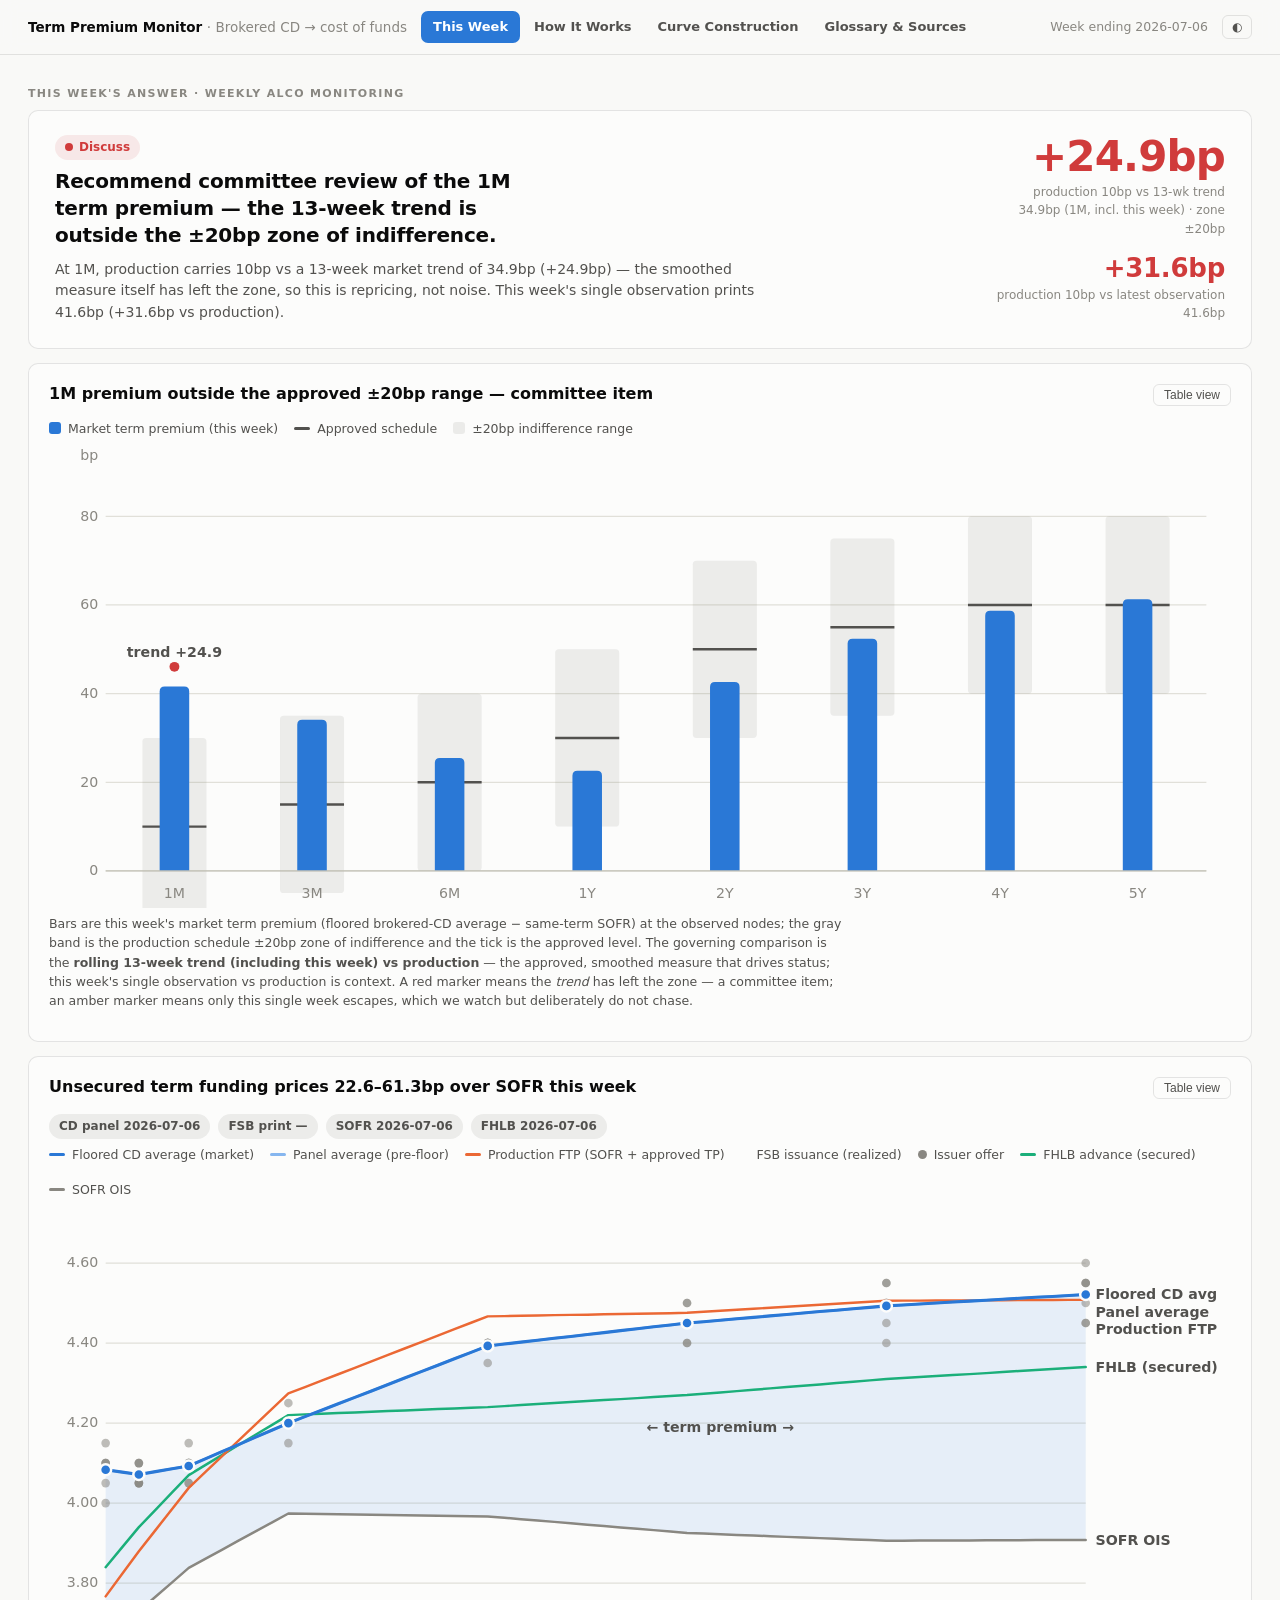
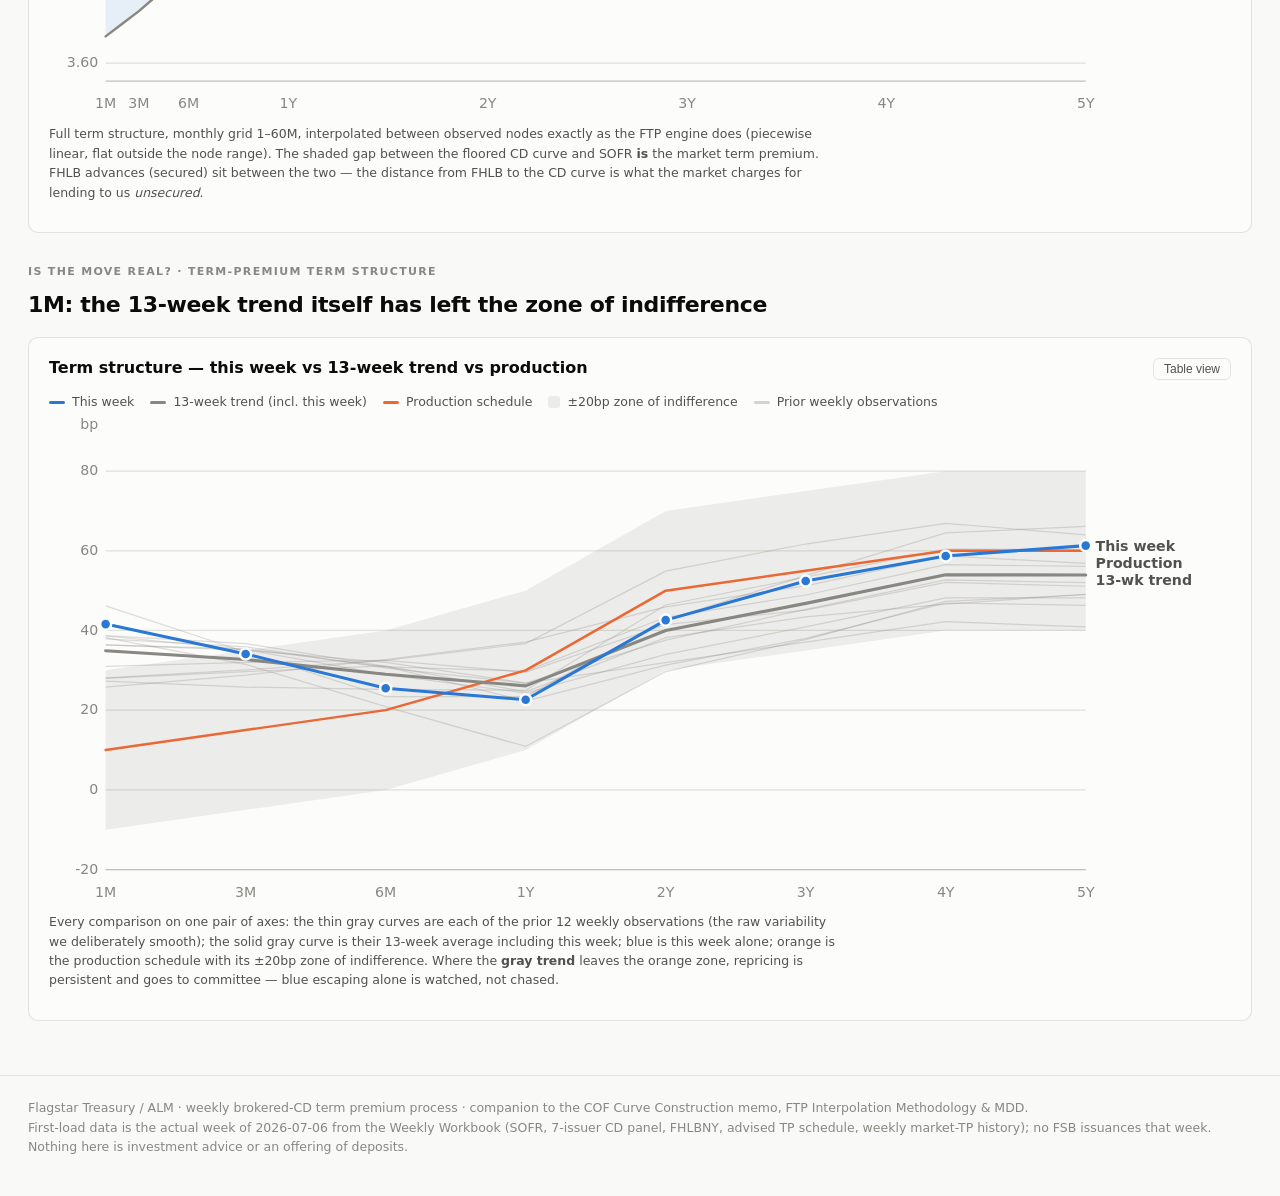
<file: term-premium/index.html>
<title>Term Premium Monitor — Brokered CD Methodology</title>
<meta name="viewport" content="width=device-width, initial-scale=1">
<style>
/* ---------- tokens ---------- */
:root{
  --page:#f9f9f7; --surface:#fcfcfb; --ink:#0b0b0b; --ink2:#52514e; --muted:#898781;
  --grid:#e1e0d9; --axis:#c3c2b7; --hairline:rgba(11,11,11,.10);
  --s1:#2a78d6; --s1-lt:#86b6ef; --s2:#1baf7a; --s8:#eb6834;
  --good:#0ca30c; --goodtxt:#006300; --warn:#fab219; --crit:#d03b3b;
  --band:rgba(137,135,129,.14); --wash:rgba(42,120,214,.10);
  --chip-good-bg:rgba(12,163,12,.10); --chip-crit-bg:rgba(208,59,59,.10); --chip-warn-bg:rgba(250,178,25,.14);
}
@media (prefers-color-scheme: dark){
  :root{
    --page:#0d0d0d; --surface:#1a1a19; --ink:#ffffff; --ink2:#c3c2b7; --muted:#898781;
    --grid:#2c2c2a; --axis:#383835; --hairline:rgba(255,255,255,.10);
    --s1:#3987e5; --s1-lt:#5598e7; --s2:#199e70; --s8:#d95926;
    --good:#0ca30c; --goodtxt:#0ca30c; --warn:#fab219; --crit:#d03b3b;
    --band:rgba(137,135,129,.18); --wash:rgba(57,135,229,.14);
  }
}
:root[data-theme="dark"]{
  --page:#0d0d0d; --surface:#1a1a19; --ink:#ffffff; --ink2:#c3c2b7; --muted:#898781;
  --grid:#2c2c2a; --axis:#383835; --hairline:rgba(255,255,255,.10);
  --s1:#3987e5; --s1-lt:#5598e7; --s2:#199e70; --s8:#d95926;
  --good:#0ca30c; --goodtxt:#0ca30c; --warn:#fab219; --crit:#d03b3b;
  --band:rgba(137,135,129,.18); --wash:rgba(57,135,229,.14);
}
:root[data-theme="light"]{
  --page:#f9f9f7; --surface:#fcfcfb; --ink:#0b0b0b; --ink2:#52514e; --muted:#898781;
  --grid:#e1e0d9; --axis:#c3c2b7; --hairline:rgba(11,11,11,.10);
  --s1:#2a78d6; --s1-lt:#86b6ef; --s2:#1baf7a; --s8:#eb6834;
  --good:#0ca30c; --goodtxt:#006300; --warn:#fab219; --crit:#d03b3b;
  --band:rgba(137,135,129,.14); --wash:rgba(42,120,214,.10);
}
/* ---------- base ---------- */
*{box-sizing:border-box}
@media (prefers-reduced-motion: reduce){ *{transition:none!important} }
body{margin:0;background:var(--page);color:var(--ink);
  font:15px/1.55 system-ui,-apple-system,"Segoe UI",sans-serif;}
a{color:var(--s1)}
.wrap{max-width:1320px;margin:0 auto;padding:0 28px}
h2{font-size:22px;font-weight:650;margin:0 0 4px;letter-spacing:-.015em;text-wrap:balance}
h3{font-size:15px;font-weight:650;margin:0 0 6px}
p{max-width:100ch}
.eyebrow{font-size:11px;font-weight:650;letter-spacing:.12em;text-transform:uppercase;color:var(--muted);margin:0 0 8px}
.sub{color:var(--ink2);font-size:14px;margin:2px 0 18px;max-width:108ch}
.small{font-size:12.5px;color:var(--ink2)}
.mut{color:var(--muted)}
code{font:12.5px/1.5 ui-monospace,SFMono-Regular,Menlo,monospace;background:var(--band);padding:1px 5px;border-radius:4px}
/* ---------- nav / tabs ---------- */
nav{position:sticky;top:0;z-index:50;background:color-mix(in srgb,var(--page) 88%,transparent);
  backdrop-filter:blur(8px);border-bottom:1px solid var(--hairline)}
nav .wrap{display:flex;align-items:center;gap:14px;height:54px}
nav .brand{font-weight:650;font-size:13.5px;white-space:nowrap}
nav .brand .mut{font-weight:500}
.tabs{display:flex;gap:2px;overflow-x:auto}
.tabs button{border:none;background:none;color:var(--ink2);font:inherit;font-size:13px;font-weight:600;
  padding:6px 12px;border-radius:7px;cursor:pointer;white-space:nowrap}
.tabs button:hover{background:var(--band);color:var(--ink)}
.tabs button[aria-selected="true"]{background:var(--s1);color:#fff}
nav .asof{margin-left:auto;font-size:12.5px;color:var(--muted);white-space:nowrap;font-variant-numeric:tabular-nums}
#themeBtn{border:1px solid var(--hairline);background:none;color:var(--ink2);border-radius:6px;
  padding:4px 9px;cursor:pointer;font-size:12px}
main section.tab{display:none;padding:30px 0 10px}
main section.tab.active{display:block}
/* ---------- cards & chips ---------- */
.card{background:var(--surface);border:1px solid var(--hairline);border-radius:10px;padding:18px 20px;position:relative}
.chip{display:inline-flex;align-items:center;gap:6px;font-size:12px;font-weight:650;border-radius:999px;padding:3px 10px}
.chip.hold{background:var(--chip-good-bg);color:var(--goodtxt)}
.chip.watch{background:var(--chip-warn-bg);color:#8a5b00}
:root[data-theme="dark"] .chip.watch{color:var(--warn)}
@media (prefers-color-scheme: dark){ :root:not([data-theme="light"]) .chip.watch{color:var(--warn)} }
.chip.act{background:var(--chip-crit-bg);color:var(--crit)}
.chip.info{background:var(--band);color:var(--ink2);font-weight:600}
.dot{width:8px;height:8px;border-radius:50%;display:inline-block}
.chiprow{display:flex;gap:8px;flex-wrap:wrap;align-items:center;margin:8px 0 2px}
/* ---------- answer banner ---------- */
#answerCard{display:grid;grid-template-columns:1fr auto;gap:26px;align-items:center;padding:24px 26px}
#answerCard .headline{font-size:20px;font-weight:650;letter-spacing:-.01em;line-height:1.35;margin:8px 0 10px;text-wrap:balance;max-width:34ch}
#answerCard .why{font-size:14px;color:var(--ink2);max-width:82ch}
.hero{text-align:right;min-width:240px;display:flex;flex-direction:column;gap:16px}
.hero .n{font-size:42px;font-weight:650;letter-spacing:-.02em;line-height:1}
.hero .n2{font-size:26px;font-weight:650;letter-spacing:-.01em;line-height:1}
.hero .l{font-size:12px;color:var(--muted);margin-top:5px;max-width:30ch;margin-left:auto}
@media(max-width:760px){.hero .l{margin-left:0}}
@media(max-width:760px){#answerCard{grid-template-columns:1fr}.hero{text-align:left}}
/* ---------- tiles ---------- */
.tiles{display:grid;grid-template-columns:repeat(auto-fill,minmax(180px,1fr));gap:10px;margin-top:14px}
.tile{background:var(--surface);border:1px solid var(--hairline);border-radius:10px;padding:12px 14px}
.tile .lab{font-size:12px;color:var(--ink2);display:flex;justify-content:space-between;align-items:center}
.tile .val{font-size:26px;font-weight:650;letter-spacing:-.01em;margin:2px 0 0}
.tile .val .unit{font-size:13px;font-weight:500;color:var(--muted)}
.tile .deltas{font-size:11.5px;color:var(--ink2);margin:2px 0 6px;font-variant-numeric:tabular-nums}
.up{color:var(--crit);font-weight:600}.dn{color:var(--goodtxt);font-weight:600}.flat{color:var(--muted);font-weight:600}
/* ---------- workflow steps ---------- */
.flow{display:flex;flex-direction:column}
.fstep{display:grid;grid-template-columns:46px minmax(260px,1fr) 330px;gap:0 22px;align-items:start}
.fstep .railwrap{display:flex;flex-direction:column;align-items:center;align-self:stretch}
.fstep .num{width:30px;height:30px;border-radius:50%;background:var(--s1);color:#fff;display:flex;align-items:center;justify-content:center;font-size:14px;font-weight:650;flex:none}
.fstep .rail{flex:1;width:2px;background:var(--axis);margin-top:6px;position:relative;min-height:26px}
.fstep .rail::after{content:"";position:absolute;bottom:0;left:-4px;border:5px solid transparent;border-top:7px solid var(--axis)}
.fstep:last-child .rail{display:none}
.fstep .body{padding:2px 0 30px}
.fstep:last-child .body{padding-bottom:4px}
.fstep h3{text-wrap:balance;font-size:15.5px}
.fstep .viz{margin:0 0 18px}
.fstep p{font-size:13.5px;color:var(--ink2);margin:4px 0 0}
@media(max-width:940px){.fstep{grid-template-columns:46px 1fr}.fstep .viz{grid-column:2;max-width:360px}}
.formula{font:13px/1.7 ui-monospace,SFMono-Regular,Menlo,monospace;background:var(--band);border-radius:8px;padding:10px 14px;margin:14px 0;overflow-x:auto}
/* ---------- chart cards ---------- */
.chartCard{margin-top:14px}
.chartHead{display:flex;align-items:baseline;gap:14px;flex-wrap:wrap;margin-bottom:4px}
.chartHead h3{font-size:16px}
.chartHead .tools{margin-left:auto}
.tbtn{border:1px solid var(--hairline);background:none;color:var(--ink2);font-size:12px;border-radius:6px;padding:3px 10px;cursor:pointer}
.tbtn:hover{background:var(--band)}
.legend{display:flex;gap:16px;flex-wrap:wrap;font-size:12.5px;color:var(--ink2);margin:6px 0 2px}
.legend .k{display:inline-flex;align-items:center;gap:7px}
.k .sw{width:16px;height:3px;border-radius:2px}
.k .swdot{width:9px;height:9px;border-radius:50%}
.k .swdia{width:9px;height:9px;transform:rotate(45deg)}
.k .swrect{width:12px;height:12px;border-radius:3px}
svg{display:block;width:100%;height:auto}
svg text{font:11.5px system-ui,-apple-system,"Segoe UI",sans-serif;fill:var(--muted)}
svg .tick{font-variant-numeric:tabular-nums}
svg .dlabel{font-size:11.5px;font-weight:600;fill:var(--ink2)}
.tt{position:absolute;pointer-events:none;background:var(--surface);border:1px solid var(--hairline);
  box-shadow:0 4px 14px rgba(0,0,0,.12);border-radius:8px;padding:8px 11px;font-size:12px;z-index:60;display:none;min-width:160px}
.tt .h{font-weight:650;color:var(--ink);margin-bottom:4px}
.tt .r{display:flex;align-items:center;gap:7px;justify-content:space-between;color:var(--ink2);line-height:1.7}
.tt .r .v{font-weight:650;color:var(--ink);font-variant-numeric:tabular-nums}
.tt .key{width:12px;height:3px;border-radius:2px;display:inline-block}
/* table views */
.dtable{width:100%;border-collapse:collapse;font-size:12.5px;margin-top:8px}
.dtable th{font-weight:600;color:var(--ink2);text-align:right;padding:6px 8px;border-bottom:1px solid var(--axis);position:sticky;top:0;background:var(--surface)}
.dtable th:first-child,.dtable td:first-child{text-align:left}
.dtable td{padding:5px 8px;text-align:right;border-bottom:1px solid var(--grid);font-variant-numeric:tabular-nums}
.tblwrap{overflow-x:auto}
.tblwrap.tall{max-height:340px;overflow-y:auto}
/* ---------- small multiples ---------- */
.smgrid{display:grid;grid-template-columns:repeat(auto-fill,minmax(230px,1fr));gap:10px;margin-top:14px}
.sm{background:var(--surface);border:1px solid var(--hairline);border-radius:10px;padding:10px 12px}
.sm .h{display:flex;justify-content:space-between;align-items:baseline;font-size:12.5px}
.sm .h b{font-size:13.5px}
.sm .cur{font-weight:650;font-variant-numeric:tabular-nums}
/* ---------- imports ---------- */
.impgrid{display:grid;grid-template-columns:repeat(auto-fit,minmax(280px,1fr));gap:12px;margin:14px 0 4px}
.imp{background:var(--surface);border:1px solid var(--hairline);border-radius:10px;padding:14px 16px}
.imp h3{display:flex;align-items:center;gap:8px}
.imp .fmt{font-size:12px;color:var(--ink2);margin:4px 0 10px;line-height:1.5}
.imp .loaded{font-size:12px;margin:0 0 10px}
.impstatus{font-size:12px;margin-top:8px;display:none}
.impstatus.ok{display:block;color:var(--goodtxt)}
.impstatus.err{display:block;color:var(--crit)}
.pastebox{margin-top:10px;display:none}
.pastebox textarea{width:100%;min-height:110px;background:var(--surface);color:var(--ink);
  border:1px solid var(--axis);border-radius:7px;padding:8px;font:12px/1.5 ui-monospace,Menlo,monospace}
/* ---------- inputs ---------- */
.ctl{display:flex;gap:10px;flex-wrap:wrap;align-items:end;margin:12px 0}
.ctl label{display:flex;flex-direction:column;gap:3px;font-size:12px;color:var(--ink2);font-weight:600}
.ctl input{width:130px}
input,select{background:var(--surface);color:var(--ink);border:1px solid var(--axis);border-radius:6px;padding:5px 8px;font:inherit;font-size:13px}
input:focus{outline:2px solid var(--s1);outline-offset:0}
.itable{width:100%;border-collapse:collapse;font-size:12.5px}
.itable th{font-weight:600;color:var(--ink2);padding:6px 6px;text-align:right;border-bottom:1px solid var(--axis);white-space:nowrap}
.itable th:first-child{text-align:left}
.itable td{padding:3px 4px;border-bottom:1px solid var(--grid);text-align:right}
.itable td:first-child{text-align:left}
.itable input[type=number]{width:74px;text-align:right;font-variant-numeric:tabular-nums;padding:4px 6px}
.itable input[type=text]{width:230px}
.itable .rm{border:none;background:none;color:var(--muted);cursor:pointer;font-size:14px;padding:2px 6px}
.itable .rm:hover{color:var(--crit)}
.btn{border:1px solid var(--hairline);background:var(--surface);color:var(--ink);border-radius:7px;padding:7px 14px;font:inherit;font-size:13px;font-weight:600;cursor:pointer}
.btn:hover{background:var(--band)}
.btn.primary{background:var(--s1);border-color:var(--s1);color:#fff}
.btn.primary:hover{filter:brightness(1.08)}
.btn.sm{padding:4px 10px;font-size:12px}
.btnrow{display:flex;gap:8px;flex-wrap:wrap;margin:14px 0}
.notice{border-left:3px solid var(--warn);background:var(--chip-warn-bg);border-radius:0 8px 8px 0;padding:10px 14px;font-size:13px;margin:12px 0;max-width:92ch}
/* ---------- reference ---------- */
.refgrid{display:grid;grid-template-columns:repeat(auto-fit,minmax(320px,1fr));gap:12px;margin-top:14px}
.refgrid .card p{font-size:13.5px;color:var(--ink2);margin:6px 0}
.refgrid .card p b{color:var(--ink)}
ul.tight{margin:6px 0;padding-left:18px}
ul.tight li{font-size:13.5px;color:var(--ink2);margin:5px 0;max-width:104ch}
ul.tight li b{color:var(--ink)}
dl.gloss dt{font-weight:650;font-size:13.5px;margin-top:10px}
dl.gloss dd{margin:2px 0 0;font-size:13.5px;color:var(--ink2);max-width:104ch}
footer{border-top:1px solid var(--hairline);margin-top:44px;padding:22px 0 40px;font-size:12.5px;color:var(--muted)}
</style>

<nav><div class="wrap">
  <div class="brand">Term Premium Monitor <span class="mut">· Brokered CD → cost of funds</span></div>
  <div class="tabs" role="tablist" id="tabbar">
    <button role="tab" data-tab="week" aria-selected="true">This Week</button>
    <button role="tab" data-tab="how" aria-selected="false">How It Works</button>
    <button role="tab" data-tab="build" aria-selected="false">Curve Construction</button>
    <button role="tab" data-tab="gloss" aria-selected="false">Glossary &amp; Sources</button>
  </div>
  <div class="asof" id="asofLbl"></div>
  <button id="themeBtn" title="Toggle theme">◐</button>
</div></nav>

<main>
<!-- ============ TAB 1 · THIS WEEK ============ -->
<section class="tab active" id="tab-week"><div class="wrap">
  <p class="eyebrow">This week's answer · weekly ALCO monitoring</p>
  <div class="card" id="answerCard">
    <div>
      <div id="answerChips"></div>
      <div class="headline" id="answerHead"></div>
      <div class="why" id="answerWhy"></div>
    </div>
    <div class="hero">
      <div><div class="n" id="heroN"></div><div class="l" id="heroL"></div></div>
      <div><div class="n2" id="heroN2"></div><div class="l" id="heroL2"></div></div>
    </div>
  </div>
  <div class="card chartCard">
    <div class="chartHead"><h3 id="premTitle"></h3>
      <div class="tools"><button class="tbtn" data-toggle="prem">Table view</button></div></div>
    <div class="legend" id="premLegend"></div>
    <div id="premChart"></div><div id="premTable" hidden class="tblwrap"></div>
    <p class="small" style="margin-top:6px">Bars are this week's market term premium (floored brokered-CD average − same-term SOFR) at the observed nodes; the gray band is the production schedule ±<span class="bandLbl"></span>bp zone of indifference and the tick is the approved level. The governing comparison is the <b>rolling <span class="lookbackLbl"></span>-week trend (including this week) vs production</b> — the approved, smoothed measure that drives status; this week's single observation vs production is context. A red marker means the <em>trend</em> has left the zone — a committee item; an amber marker means only this single week escapes, which we watch but deliberately do not chase.</p>
  </div>

  <div class="card chartCard">
    <div class="chartHead"><h3 id="curvesTitle"></h3>
      <div class="tools"><button class="tbtn" data-toggle="curves">Table view</button></div></div>
    <div class="chiprow" id="dateChips"></div>
    <div class="legend" id="curvesLegend"></div>
    <div id="curvesChart"></div><div id="curvesTable" hidden class="tblwrap tall"></div>
    <p class="small" style="margin-top:6px">Full term structure, monthly grid 1–60M, interpolated between observed nodes exactly as the FTP engine does (piecewise linear, flat outside the node range). The shaded gap between the floored CD curve and SOFR <b>is</b> the market term premium. FHLB advances (secured) sit between the two — the distance from FHLB to the CD curve is what the market charges for lending to us <em>unsecured</em>.</p>
  </div>

  <p class="eyebrow" style="margin-top:30px">Is the move real? · term-premium term structure</p>
  <h2 id="trendTitle"></h2>
  <div class="card chartCard">
    <div class="chartHead"><h3 id="tsTitle"></h3>
      <div class="tools"><button class="tbtn" data-toggle="ts">Table view</button></div></div>
    <div class="legend" id="tsLegend"></div>
    <div id="tsChart"></div><div id="tsTable" hidden class="tblwrap"></div>
    <p class="small" style="margin-top:6px">Every comparison on one pair of axes: the thin gray curves are each of the prior <span id="tsWeeksN"></span> weekly observations (the raw variability we deliberately smooth); the solid gray curve is their <span class="lookbackLbl"></span>-week average including this week; blue is this week alone; orange is the production schedule with its ±<span class="bandLbl"></span>bp zone of indifference. Where the <b>gray trend</b> leaves the orange zone, repricing is persistent and goes to committee — blue escaping alone is watched, not chased.</p>
  </div>
</div></section>

<!-- ============ TAB 2 · HOW IT WORKS ============ -->
<section class="tab" id="tab-how"><div class="wrap">
  <p class="eyebrow">How it works · performed weekly</p>
  <h2>Five steps from dealer screens to an approved term premium</h2>
  <p class="sub">The <b>Cost of Funds (COF) curve</b> is the bank's single source of truth for the market's unsecured marginal cost of funds available at a point in time. FTP is built upon it, as governed by the Asset Liability Modeling Committee (ALMC). It can be split into a risk-free (e.g., SOFR) and a term funding premium component: <code>COF(t) = Base(t) + term&nbsp;premium(t)</code>. Given that COF is observable and so is SOFR, the term premium can be directly derived. The five steps below extract it each week and test whether this week's market read justifies changing the approved schedule.</p>

  <div class="card"><div class="flow" id="steps"></div></div>
  <div class="formula">market_TP(t) = max( mean<sub>panel</sub>[ CD_offer(t) ], FSB_issuance(t) ) − SOFR(t)<br>decision: |market_TP(t) − approved_TP(t)| &gt; 20bp zone of indifference → committee discussion; rolling 3-month trend distinguishes persistent repricing from noise</div>

  <div class="card" style="margin-top:16px">
    <h3>Data provenance &amp; timing</h3>
    <p class="small">All levels are market observable and obtained either directly via the issuers or via the <b>Liquidity team's distribution</b>. <b>Brokered CD quotes arrive every Monday</b> and are held good for the rest of the week. <b>FSB issuances can print mid-week</b>, so there may be a slight drift between the start-of-week panel and the date our issuance actually clears — e.g., a panel averaged on Monday 07/06 floored against an FSB print from Thursday 07/02: SOFR moved between those dates, so the floor effectively compares two observation dates. This is a known, accepted limitation of the approach — mid-week brokered CD data is not available to re-strike the panel. The date chips on the This Week tab show the exact observation date of every dataset so the drift is always visible.</p>
  </div>
</div></section>

<!-- ============ TAB 3 · CURVE CONSTRUCTION ============ -->
<section class="tab" id="tab-build"><div class="wrap">
  <p class="eyebrow">Curve construction · inputs &amp; data</p>
  <h2>Weekly data intake</h2>
  <p class="sub">Four datasets build the curve, each imported from an Excel table with a <b>Date</b> column — upload a workbook (.xlsx), a .csv, or copy the range in Excel and paste it here. All rates in percent. Leave a cell blank when an issuer doesn't post that term. Manual edits in the tables below are always available; everything recomputes and saves to this browser automatically.</p>
  <div class="notice" id="sampleNotice"><b>Week of 2026-07-06 loaded from the Weekly Workbook.</b> SOFR, the 7-issuer brokered CD panel, FHLBNY advance rates, the advised TP schedule (Rate Summary, FCS column) and the weekly market-TP history are the actual 07/06 observations. No FSB issuances this week, so the floor is not in play. Verify against the distributed workbook before using any number in committee.</div>

  <div class="impgrid">
    <div class="imp" data-imp="cd">
      <h3><span class="dot" style="background:var(--s1)"></span>Brokered CDs — full panel</h3>
      <div class="fmt">Columns: <code>Date</code> · <code>Issuer</code> · term columns (<code>3M 6M 9M 1Y 18M 2Y 3Y 4Y 5Y</code>). One row per issuer per date; the most recent date in the file replaces the whole panel.</div>
      <div class="loaded" id="loaded-cd"></div>
      <div class="btnrow" style="margin:0">
        <button class="btn sm" data-up="cd">Upload</button>
        <button class="btn sm" data-paste="cd">Paste from Excel</button>
        <button class="btn sm" data-exp="cd">Export (.xlsx)</button>
      </div>
      <div class="pastebox" id="paste-cd"><textarea placeholder="Paste the copied Excel range here (with headers)…"></textarea>
        <div class="btnrow" style="margin:8px 0 0"><button class="btn sm primary" data-loadpaste="cd">Load pasted table</button></div></div>
      <div class="impstatus" id="status-cd"></div>
    </div>
    <div class="imp" data-imp="fsb">
      <h3><span class="dot" style="background:var(--s5)"></span>FSB issuances — our prints</h3>
      <div class="fmt">Long format: <code>Date</code> · <code>Term</code> · <code>Rate</code> (one row per print), or wide with term columns. The latest print per term is kept; the file replaces the whole FSB row. Blank = no issuance.</div>
      <div class="loaded" id="loaded-fsb"></div>
      <div class="btnrow" style="margin:0">
        <button class="btn sm" data-up="fsb">Upload</button>
        <button class="btn sm" data-paste="fsb">Paste from Excel</button>
        <button class="btn sm" data-exp="fsb">Export (.xlsx)</button>
      </div>
      <div class="pastebox" id="paste-fsb"><textarea placeholder="Date	Term	Rate…"></textarea>
        <div class="btnrow" style="margin:8px 0 0"><button class="btn sm primary" data-loadpaste="fsb">Load pasted table</button></div></div>
      <div class="impstatus" id="status-fsb"></div>
    </div>
    <div class="imp" data-imp="sofr">
      <h3><span class="dot" style="background:var(--muted)"></span>SOFR — same-term base</h3>
      <div class="fmt">Columns: <code>Date</code> · term columns. Term SOFR at 1–6M, OIS swap levels at 1Y+. The most recent date in the file is loaded.</div>
      <div class="loaded" id="loaded-sofr"></div>
      <div class="btnrow" style="margin:0">
        <button class="btn sm" data-up="sofr">Upload</button>
        <button class="btn sm" data-paste="sofr">Paste from Excel</button>
        <button class="btn sm" data-exp="sofr">Export (.xlsx)</button>
      </div>
      <div class="pastebox" id="paste-sofr"><textarea placeholder="Date	3M	6M	9M	1Y	18M	2Y	3Y	4Y	5Y…"></textarea>
        <div class="btnrow" style="margin:8px 0 0"><button class="btn sm primary" data-loadpaste="sofr">Load pasted table</button></div></div>
      <div class="impstatus" id="status-sofr"></div>
    </div>
    <div class="imp" data-imp="fhlb">
      <h3><span class="dot" style="background:var(--s2)"></span>FHLB advances — secured reference</h3>
      <div class="fmt">Columns: <code>Date</code> · term columns. Display/reference only — it does not enter the premium calculation.</div>
      <div class="loaded" id="loaded-fhlb"></div>
      <div class="btnrow" style="margin:0">
        <button class="btn sm" data-up="fhlb">Upload</button>
        <button class="btn sm" data-paste="fhlb">Paste from Excel</button>
        <button class="btn sm" data-exp="fhlb">Export (.xlsx)</button>
      </div>
      <div class="pastebox" id="paste-fhlb"><textarea placeholder="Date	3M	6M	9M	1Y	18M	2Y	3Y	4Y	5Y…"></textarea>
        <div class="btnrow" style="margin:8px 0 0"><button class="btn sm primary" data-loadpaste="fhlb">Load pasted table</button></div></div>
      <div class="impstatus" id="status-fhlb"></div>
    </div>
  </div>
  <input type="file" id="upFile" accept=".xlsx,.xls,.csv,.tsv,.txt" hidden>
  <p class="small">Accepted term headers: <code>3M</code>, <code>6 mo</code>, <code>1Y</code>, <code>18M</code>, <code>2 yr</code>, … Dates as <code>YYYY-MM-DD</code>, <code>M/D/YYYY</code>, or Excel date cells. Rates as numbers (4.28), percent strings (4.28%), or percent-formatted cells (0.0428). Terms outside the 9-node grid are ignored and reported.</p>

  <div class="ctl">
    <label>Week ending <input type="date" id="inAsof"></label>
    <label>Indifference range (bp) <input type="number" id="inBand" min="1" step="1"></label>
    <label>Trend lookback (weeks) <input type="number" id="inLookback" min="2" step="1"></label>
  </div>

  <h3 style="margin-top:18px">Brokered CD issuer panel (<span id="issuerCount"></span>)</h3>
  <p class="small" style="max-width:92ch">The panel comprises the seven institutional issuers whose primary-market brokered CD ladders we observe weekly: five U.S. G-SIBs (Wells Fargo, BNY, Morgan Stanley, Bank of America, Citi — <b>G-SIB</b> = Global Systemically Important Bank, the ~30 institutions on the Basel/FSB list carrying capital surcharges), one Canadian G-SIB (RBC), and one large broker-dealer distributor (Raymond James). Panel membership is a governance choice — changes should be documented in the decision log, since swapping issuers moves the average without any market move.</p>
  <div class="tblwrap"><table class="itable" id="issuerTable"></table></div>
  <div class="btnrow"><button class="btn" id="addIssuer">+ Add issuer</button></div>

  <h3 style="margin-top:18px">Reference curves</h3>
  <div class="tblwrap"><table class="itable" id="refTable"></table></div>

  <h3 style="margin-top:18px">Weekly history — market term premium (bp)</h3>
  <p class="small">One row per week (oldest first). “Commit current week” appends the premiums computed from the tables above using the week-ending date.</p>
  <div class="tblwrap tall"><table class="itable" id="histTable"></table></div>
  <div class="btnrow">
    <button class="btn primary" id="commitWeek">Commit current week to history</button>
    <button class="btn" id="exportResults">Export results (.xlsx)</button>
    <button class="btn" id="exportJson">Export JSON</button>
    <button class="btn" id="importJson">Import JSON</button>
    <input type="file" id="importFile" accept=".json" hidden>
    <button class="btn" id="resetSample">Reset to sample data</button>
  </div>
  <p class="small">Results workbook: node summary (premiums, deltas, status), the full monthly curve 1–60M (SOFR, floored CD, market and approved TP), and the weekly history — ready to publish to the FTP distribution.</p>
</div></section>

<!-- ============ TAB 4 · WHY & PRESSURE-TEST ============ -->
<section class="tab" id="tab-why"><div class="wrap">
  <p class="eyebrow">Standing reference · design rationale &amp; governance</p>
  <h2>Why the curve is built this way</h2>
  <p class="sub">The durable record: the rationale for each design choice, the questions worth pressure-testing in committee, and the decision log. Complements the Interpolation Methodology document (FTP curve construction) and the MDD.</p>

  <div class="refgrid">
    <div class="card"><h3>Why brokered CDs?</h3>
      <p><b>They are our observable marginal unsecured price.</b> FTP best practice prices funds at today's marginal cost of raising them from non-customer sources — the "buy" side of buy-vs-make. Brokered CDs are the deepest such market a regional bank taps weekly, with posted, executable levels across a full term ladder. Post-2008 consensus (BIS liquidity transfer pricing guidance) is a direct pass-through of the market cost of liquidity — not an internally modeled one.</p></div>
    <div class="card"><h3>Why average a 7-issuer panel?</h3>
      <p><b>One name is an anecdote; a panel is a market.</b> Averaging across issuers of comparable standing removes single-issuer credit idiosyncrasy and week-to-week posting gaps. The panel's composition is itself a governance choice: it should look like <em>us</em> (size, rating, business mix), and membership changes should be documented — swapping a tight G-SIB for a wide consumer lender moves the curve without any market move.</p></div>
    <div class="card"><h3>Why floor at FSB's own prints?</h3>
      <p><b>Our executed cost is the truth; the panel is the estimate.</b> When we actually issued at a term, that level is realized marginal cost — if it exceeds the panel average, using the average would understate the cost we demonstrably pay (adverse selection: we get done where <em>our</em> name clears). The floor only lifts, never lowers: deliberate conservatism that keeps FTP from subsidizing lending off a curve we cannot fund at.</p></div>
    <div class="card"><h3>Why subtract SOFR?</h3>
      <p><b>To isolate what is ours from what is the Fed's.</b> The same-term SOFR OIS rate is the market's near-risk-free expectation of policy over the term. Subtracting it strips rate expectations out of the CD level; the residual — term liquidity + unsecured credit premium — is the piece ALCO actually governs, and the piece that plugs into <code>FTP(t) = SOFR(t) + TP(t)</code>.</p></div>
    <div class="card"><h3>Why show FHLB?</h3>
      <p><b>It prices the collateral, and disciplines the level.</b> FHLB advances are our secured alternative; the CD−FHLB gap is the market price of borrowing unsecured (our name risk), while FHLB−SOFR is mostly the term/structure premium of secured wholesale. If the unsecured premium collapses toward FHLB, the market is giving liquidity away; if it gaps wide, our name is repricing — different conversations, same chart.</p></div>
    <div class="card"><h3>Why a ±20bp indifference range?</h3>
      <p><b>Stability is a feature of a cost-of-funds curve.</b> Product pricing, profitability reporting and incentive comp all key off FTP; chasing every 5bp wiggle churns all three. 20bp is the materiality threshold at which repricing risk outweighs stability — combined with the 13-week trend test, we only move for changes that are both <em>material</em> and <em>persistent</em>. The band itself should be re-validated periodically against realized premium volatility.</p></div>
  </div>

  <h3 style="margin-top:26px">Pressure-test questions before committee (known gaps)</h3>
  <ul class="tight">
    <li><b>Observation-date drift.</b> The panel is struck Monday; FSB prints can clear mid-week (e.g., panel 07/06 vs print 07/02), and SOFR moves between the two — the floor comparison mixes dates. Mitigation worth discussing: subtract SOFR <em>as of the print date</em> when testing whether the floor binds. Until then it is an acknowledged approximation, visible in the date chips.</li>
    <li><b>Quote convention.</b> Are all issuer levels the same convention (APY vs bond-equivalent, monthly vs semiannual pay, actual/365 vs 30/360)? A convention mismatch of 3–6bp can eat a third of the indifference band silently.</li>
    <li><b>Callable structures.</b> Brokered ladders mix bullet and callable paper at 2Y+; a callable level is not comparable to a bullet. Confirm the panel is bullet-only or document the adjustment.</li>
    <li><b>Executable vs posted.</b> Top-of-screen posts are advertisements; fills happen deeper. Where possible anchor to executed levels (FSB's own prints do this at floored terms — elsewhere it's an acknowledged approximation).</li>
    <li><b>Thin long end.</b> At 4Y–5Y few issuers post. The average is noisier exactly where the premium is largest — consider requiring a minimum quote count or carrying a wider band at those terms.</li>
    <li><b>Panel survivorship.</b> An issuer that pulls back from a term when funding gets expensive removes the <em>widest</em> quote — the average falls for the wrong reason. Track posting gaps, not just levels.</li>
    <li><b>Floor asymmetry.</b> The floor lifts but never lowers — over time this embeds a conservative bias. That's intended; quantify it annually (average floor lift, bp) so the bias is chosen, not accidental.</li>
    <li><b>Cadence mismatch.</b> Observation is weekly, the approved schedule updates monthly (ALMC). Document how mid-cycle breaches are handled: escalate immediately, or hold to cycle unless the breach exceeds a hard limit.</li>
    <li><b>Contingent-liquidity credit.</b> The retail CD product earns FTP − 10bp for its liquidity value; that credit is separate from this market premium and shouldn't be conflated when explaining CD pricing.</li>
  </ul>

  <h3 style="margin-top:26px">Decision log</h3>
  <div class="tblwrap"><table class="itable" id="decTable"></table></div>
  <div class="btnrow"><button class="btn" id="addDec">+ Add entry</button></div>
</div></section>

<!-- ============ TAB 5 · GLOSSARY & SOURCES ============ -->
<section class="tab" id="tab-gloss"><div class="wrap">
  <p class="eyebrow">Reference · terms &amp; reading</p>
  <h2>Glossary</h2>
  <dl class="gloss">
    <dt>Term premium — TP(t)</dt><dd>The spread over same-term SOFR that the unsecured wholesale market charges us for term money: term liquidity premium + our unsecured credit spread. The ALMC-approved TP schedule is added to SOFR to form the FTP curve.</dd>
    <dt>Brokered CD</dt><dd>A certificate of deposit distributed through broker-dealers to retail investors; for the issuing bank it behaves like unsecured wholesale term funding with a posted primary-market rate ladder.</dd>
    <dt>FSB</dt><dd>Flagstar Bank — "FSB issuance" refers to our own executed brokered CD prints, used to floor the panel average at terms where we actually funded.</dd>
    <dt>G-SIB</dt><dd>Global Systemically Important Bank — the ~30 institutions designated by the Financial Stability Board / Basel Committee, carrying capital surcharges. Their CD levels typically mark the tight (cheap) end of the issuer panel.</dd>
    <dt>SOFR / SOFR OIS</dt><dd>Secured Overnight Financing Rate; the OIS swap of a given term is the market's average expected SOFR over that term — our proxy for the risk-free base at each tenor (Term SOFR 1–6M, OIS swaps 1Y+).</dd>
    <dt>FHLB advance</dt><dd>Collateralized borrowing from the Federal Home Loan Bank. Secured, so it prices near the risk-free curve — the reference for what our funding costs <em>with</em> collateral pledged.</dd>
    <dt>Zone of indifference</dt><dd>The ±bp corridor around the approved schedule within which observed market premiums trigger no action — ALMC exercises judgment rather than mechanically applying short-term market movements. Materiality threshold for repricing the FTP curve.</dd>
    <dt>Floored average</dt><dd>max(panel average, FSB executed issuance) at each term — the conservative estimate of our marginal unsecured cost.</dd>
    <dt>Monthly grid</dt><dd>The 1–480 month tenor grid the FTP engine publishes. Node observations are interpolated piecewise-linearly onto it, flat outside the node range — this dashboard reproduces months 1–60.</dd>
  </dl>

  <h2 style="margin-top:30px">Sources &amp; further reading</h2>
  <ul class="tight">
    <li>BIS Financial Stability Institute — <a href="https://www.bis.org/fsi/fsipapers10.pdf">Liquidity transfer pricing: a guide to better practice</a> (the post-crisis case for passing through the market cost of liquidity).</li>
    <li>Forvis Mazars — <a href="https://www.forvismazars.us/forsights/2024/05/funds-transfer-pricing">Funds Transfer Pricing: essential concepts</a> (liquidity costs from term debt, brokered CDs, FHLB funding and market benchmarks).</li>
    <li>Empyrean Solutions — <a href="https://empyreansolutions.com/blog/liquidity-premiums-revisited/">Liquidity premiums in ALM, revisited</a> (curve choice advantages lending vs deposit businesses; why unsecured &gt; FHLB/brokered benchmarks matters).</li>
    <li>Kohl Advisory Group — <a href="https://www.kohlag.com/funds-transfer-pricing-making-vs.-buying-funds">FTP: making vs buying funds</a> (brokered CDs / FHLB as the "buy" alternative that values branch-gathered funds).</li>
    <li>Internal: <em>Interpolation Methodology — FTP Curve Construction</em> (node schedules, monthly-grid interpolation, worked examples) and the FTP MDD (product add-ons, CD contingent-liquidity credit).</li>
  </ul>
</div></section>
</main>

<footer><div class="wrap">
  Flagstar Treasury / ALM · weekly brokered-CD term premium process · companion to the COF Curve Construction memo, FTP Interpolation Methodology &amp; MDD.<br>
  First-load data is the actual week of 2026-07-06 from the Weekly Workbook (SOFR, 7-issuer CD panel, FHLBNY, advised TP schedule, weekly market-TP history); no FSB issuances that week. Nothing here is investment advice or an offering of deposits.
</div></footer>

<div class="tt" id="tt"></div>

<script>/*! xlsx.js (C) 2013-present SheetJS -- http://sheetjs.com */
var XLSX={};function make_xlsx_lib(e){e.version="0.18.5";var r=1200,t=1252;var a=[874,932,936,949,950,1250,1251,1252,1253,1254,1255,1256,1257,1258,1e4];var n={0:1252,1:65001,2:65001,77:1e4,128:932,129:949,130:1361,134:936,136:950,161:1253,162:1254,163:1258,177:1255,178:1256,186:1257,204:1251,222:874,238:1250,255:1252,69:6969};var i=function(e){if(a.indexOf(e)==-1)return;t=n[0]=e};function s(){i(1252)}var l=function(e){r=e;i(e)};function o(){l(1200);s()}function c(e){var r=[];for(var t=0,a=e.length;t<a;++t)r[t]=e.charCodeAt(t);return r}function f(e){var r=[];for(var t=0;t<e.length>>1;++t)r[t]=String.fromCharCode(e.charCodeAt(2*t)+(e.charCodeAt(2*t+1)<<8));return r.join("")}function u(e){var r=[];for(var t=0;t<e.length>>1;++t)r[t]=String.fromCharCode(e.charCodeAt(2*t+1)+(e.charCodeAt(2*t)<<8));return r.join("")}var h=function(e){var r=e.charCodeAt(0),t=e.charCodeAt(1);if(r==255&&t==254)return f(e.slice(2));if(r==254&&t==255)return u(e.slice(2));if(r==65279)return e.slice(1);return e};var p=function xc(e){return String.fromCharCode(e)};var d=function Sc(e){return String.fromCharCode(e)};var m=null;var v=true;var g="ABCDEFGHIJKLMNOPQRSTUVWXYZabcdefghijklmnopqrstuvwxyz0123456789+/=";function b(e){var r="";var t=0,a=0,n=0,i=0,s=0,l=0,o=0;for(var c=0;c<e.length;){t=e.charCodeAt(c++);i=t>>2;a=e.charCodeAt(c++);s=(t&3)<<4|a>>4;n=e.charCodeAt(c++);l=(a&15)<<2|n>>6;o=n&63;if(isNaN(a)){l=o=64}else if(isNaN(n)){o=64}r+=g.charAt(i)+g.charAt(s)+g.charAt(l)+g.charAt(o)}return r}function w(e){var r="";var t=0,a=0,n=0,i=0,s=0,l=0,o=0;e=e.replace(/[^\w\+\/\=]/g,"");for(var c=0;c<e.length;){i=g.indexOf(e.charAt(c++));s=g.indexOf(e.charAt(c++));t=i<<2|s>>4;r+=String.fromCharCode(t);l=g.indexOf(e.charAt(c++));a=(s&15)<<4|l>>2;if(l!==64){r+=String.fromCharCode(a)}o=g.indexOf(e.charAt(c++));n=(l&3)<<6|o;if(o!==64){r+=String.fromCharCode(n)}}return r}var y=function(){return typeof Buffer!=="undefined"&&typeof undefined!=="undefined"&&typeof{}!=="undefined"&&!!{}.node}();var k=function(){if(typeof Buffer!=="undefined"){var e=!Buffer.from;if(!e)try{Buffer.from("foo","utf8")}catch(r){e=true}return e?function(e,r){return r?new Buffer(e,r):new Buffer(e)}:Buffer.from.bind(Buffer)}return function(){}}();function x(e){if(y)return Buffer.alloc?Buffer.alloc(e):new Buffer(e);return typeof Uint8Array!="undefined"?new Uint8Array(e):new Array(e)}function S(e){if(y)return Buffer.allocUnsafe?Buffer.allocUnsafe(e):new Buffer(e);return typeof Uint8Array!="undefined"?new Uint8Array(e):new Array(e)}var C=function Cc(e){if(y)return k(e,"binary");return e.split("").map(function(e){return e.charCodeAt(0)&255})};function _(e){if(typeof ArrayBuffer==="undefined")return C(e);var r=new ArrayBuffer(e.length),t=new Uint8Array(r);for(var a=0;a!=e.length;++a)t[a]=e.charCodeAt(a)&255;return r}function A(e){if(Array.isArray(e))return e.map(function(e){return String.fromCharCode(e)}).join("");var r=[];for(var t=0;t<e.length;++t)r[t]=String.fromCharCode(e[t]);return r.join("")}function T(e){if(typeof Uint8Array==="undefined")throw new Error("Unsupported");return new Uint8Array(e)}function E(e){if(typeof ArrayBuffer=="undefined")throw new Error("Unsupported");if(e instanceof ArrayBuffer)return E(new Uint8Array(e));var r=new Array(e.length);for(var t=0;t<e.length;++t)r[t]=e[t];return r}var F=y?function(e){return Buffer.concat(e.map(function(e){return Buffer.isBuffer(e)?e:k(e)}))}:function(e){if(typeof Uint8Array!=="undefined"){var r=0,t=0;for(r=0;r<e.length;++r)t+=e[r].length;var a=new Uint8Array(t);var n=0;for(r=0,t=0;r<e.length;t+=n,++r){n=e[r].length;if(e[r]instanceof Uint8Array)a.set(e[r],t);else if(typeof e[r]=="string"){throw"wtf"}else a.set(new Uint8Array(e[r]),t)}return a}return[].concat.apply([],e.map(function(e){return Array.isArray(e)?e:[].slice.call(e)}))};function D(e){var r=[],t=0,a=e.length+250;var n=x(e.length+255);for(var i=0;i<e.length;++i){var s=e.charCodeAt(i);if(s<128)n[t++]=s;else if(s<2048){n[t++]=192|s>>6&31;n[t++]=128|s&63}else if(s>=55296&&s<57344){s=(s&1023)+64;var l=e.charCodeAt(++i)&1023;n[t++]=240|s>>8&7;n[t++]=128|s>>2&63;n[t++]=128|l>>6&15|(s&3)<<4;n[t++]=128|l&63}else{n[t++]=224|s>>12&15;n[t++]=128|s>>6&63;n[t++]=128|s&63}if(t>a){r.push(n.slice(0,t));t=0;n=x(65535);a=65530}}r.push(n.slice(0,t));return F(r)}var O=/\u0000/g,M=/[\u0001-\u0006]/g;function N(e){var r="",t=e.length-1;while(t>=0)r+=e.charAt(t--);return r}function P(e,r){var t=""+e;return t.length>=r?t:br("0",r-t.length)+t}function I(e,r){var t=""+e;return t.length>=r?t:br(" ",r-t.length)+t}function R(e,r){var t=""+e;return t.length>=r?t:t+br(" ",r-t.length)}function L(e,r){var t=""+Math.round(e);return t.length>=r?t:br("0",r-t.length)+t}function B(e,r){var t=""+e;return t.length>=r?t:br("0",r-t.length)+t}var z=Math.pow(2,32);function U(e,r){if(e>z||e<-z)return L(e,r);var t=Math.round(e);return B(t,r)}function W(e,r){r=r||0;return e.length>=7+r&&(e.charCodeAt(r)|32)===103&&(e.charCodeAt(r+1)|32)===101&&(e.charCodeAt(r+2)|32)===110&&(e.charCodeAt(r+3)|32)===101&&(e.charCodeAt(r+4)|32)===114&&(e.charCodeAt(r+5)|32)===97&&(e.charCodeAt(r+6)|32)===108}var j=[["Sun","Sunday"],["Mon","Monday"],["Tue","Tuesday"],["Wed","Wednesday"],["Thu","Thursday"],["Fri","Friday"],["Sat","Saturday"]];var H=[["J","Jan","January"],["F","Feb","February"],["M","Mar","March"],["A","Apr","April"],["M","May","May"],["J","Jun","June"],["J","Jul","July"],["A","Aug","August"],["S","Sep","September"],["O","Oct","October"],["N","Nov","November"],["D","Dec","December"]];function V(e){if(!e)e={};e[0]="General";e[1]="0";e[2]="0.00";e[3]="#,##0";e[4]="#,##0.00";e[9]="0%";e[10]="0.00%";e[11]="0.00E+00";e[12]="# ?/?";e[13]="# ??/??";e[14]="m/d/yy";e[15]="d-mmm-yy";e[16]="d-mmm";e[17]="mmm-yy";e[18]="h:mm AM/PM";e[19]="h:mm:ss AM/PM";e[20]="h:mm";e[21]="h:mm:ss";e[22]="m/d/yy h:mm";e[37]="#,##0 ;(#,##0)";e[38]="#,##0 ;[Red](#,##0)";e[39]="#,##0.00;(#,##0.00)";e[40]="#,##0.00;[Red](#,##0.00)";e[45]="mm:ss";e[46]="[h]:mm:ss";e[47]="mmss.0";e[48]="##0.0E+0";e[49]="@";e[56]='"上午/下午 "hh"時"mm"分"ss"秒 "';return e}var X={0:"General",1:"0",2:"0.00",3:"#,##0",4:"#,##0.00",9:"0%",10:"0.00%",11:"0.00E+00",12:"# ?/?",13:"# ??/??",14:"m/d/yy",15:"d-mmm-yy",16:"d-mmm",17:"mmm-yy",18:"h:mm AM/PM",19:"h:mm:ss AM/PM",20:"h:mm",21:"h:mm:ss",22:"m/d/yy h:mm",37:"#,##0 ;(#,##0)",38:"#,##0 ;[Red](#,##0)",39:"#,##0.00;(#,##0.00)",40:"#,##0.00;[Red](#,##0.00)",45:"mm:ss",46:"[h]:mm:ss",47:"mmss.0",48:"##0.0E+0",49:"@",56:'"上午/下午 "hh"時"mm"分"ss"秒 "'};var G={5:37,6:38,7:39,8:40,23:0,24:0,25:0,26:0,27:14,28:14,29:14,30:14,31:14,50:14,51:14,52:14,53:14,54:14,55:14,56:14,57:14,58:14,59:1,60:2,61:3,62:4,67:9,68:10,69:12,70:13,71:14,72:14,73:15,74:16,75:17,76:20,77:21,78:22,79:45,80:46,81:47,82:0};var Y={5:'"$"#,##0_);\\("$"#,##0\\)',63:'"$"#,##0_);\\("$"#,##0\\)',6:'"$"#,##0_);[Red]\\("$"#,##0\\)',64:'"$"#,##0_);[Red]\\("$"#,##0\\)',7:'"$"#,##0.00_);\\("$"#,##0.00\\)',65:'"$"#,##0.00_);\\("$"#,##0.00\\)',8:'"$"#,##0.00_);[Red]\\("$"#,##0.00\\)',66:'"$"#,##0.00_);[Red]\\("$"#,##0.00\\)',41:'_(* #,##0_);_(* \\(#,##0\\);_(* "-"_);_(@_)',42:'_("$"* #,##0_);_("$"* \\(#,##0\\);_("$"* "-"_);_(@_)',43:'_(* #,##0.00_);_(* \\(#,##0.00\\);_(* "-"??_);_(@_)',44:'_("$"* #,##0.00_);_("$"* \\(#,##0.00\\);_("$"* "-"??_);_(@_)'};function J(e,r,t){var a=e<0?-1:1;var n=e*a;var i=0,s=1,l=0;var o=1,c=0,f=0;var u=Math.floor(n);while(c<r){u=Math.floor(n);l=u*s+i;f=u*c+o;if(n-u<5e-8)break;n=1/(n-u);i=s;s=l;o=c;c=f}if(f>r){if(c>r){f=o;l=i}else{f=c;l=s}}if(!t)return[0,a*l,f];var h=Math.floor(a*l/f);return[h,a*l-h*f,f]}function K(e,r,t){if(e>2958465||e<0)return null;var a=e|0,n=Math.floor(86400*(e-a)),i=0;var s=[];var l={D:a,T:n,u:86400*(e-a)-n,y:0,m:0,d:0,H:0,M:0,S:0,q:0};if(Math.abs(l.u)<1e-6)l.u=0;if(r&&r.date1904)a+=1462;if(l.u>.9999){l.u=0;if(++n==86400){l.T=n=0;++a;++l.D}}if(a===60){s=t?[1317,10,29]:[1900,2,29];i=3}else if(a===0){s=t?[1317,8,29]:[1900,1,0];i=6}else{if(a>60)--a;var o=new Date(1900,0,1);o.setDate(o.getDate()+a-1);s=[o.getFullYear(),o.getMonth()+1,o.getDate()];i=o.getDay();if(a<60)i=(i+6)%7;if(t)i=le(o,s)}l.y=s[0];l.m=s[1];l.d=s[2];l.S=n%60;n=Math.floor(n/60);l.M=n%60;n=Math.floor(n/60);l.H=n;l.q=i;return l}var q=new Date(1899,11,31,0,0,0);var Z=q.getTime();var Q=new Date(1900,2,1,0,0,0);function ee(e,r){var t=e.getTime();if(r)t-=1461*24*60*60*1e3;else if(e>=Q)t+=24*60*60*1e3;return(t-(Z+(e.getTimezoneOffset()-q.getTimezoneOffset())*6e4))/(24*60*60*1e3)}function re(e){return e.indexOf(".")==-1?e:e.replace(/(?:\.0*|(\.\d*[1-9])0+)$/,"$1")}function te(e){if(e.indexOf("E")==-1)return e;return e.replace(/(?:\.0*|(\.\d*[1-9])0+)[Ee]/,"$1E").replace(/(E[+-])(\d)$/,"$10$2")}function ae(e){var r=e<0?12:11;var t=re(e.toFixed(12));if(t.length<=r)return t;t=e.toPrecision(10);if(t.length<=r)return t;return e.toExponential(5)}function ne(e){var r=re(e.toFixed(11));return r.length>(e<0?12:11)||r==="0"||r==="-0"?e.toPrecision(6):r}function ie(e){var r=Math.floor(Math.log(Math.abs(e))*Math.LOG10E),t;if(r>=-4&&r<=-1)t=e.toPrecision(10+r);else if(Math.abs(r)<=9)t=ae(e);else if(r===10)t=e.toFixed(10).substr(0,12);else t=ne(e);return re(te(t.toUpperCase()))}function se(e,r){switch(typeof e){case"string":return e;case"boolean":return e?"TRUE":"FALSE";case"number":return(e|0)===e?e.toString(10):ie(e);case"undefined":return"";case"object":if(e==null)return"";if(e instanceof Date)return Be(14,ee(e,r&&r.date1904),r);}throw new Error("unsupported value in General format: "+e)}function le(e,r){r[0]-=581;var t=e.getDay();if(e<60)t=(t+6)%7;return t}function oe(e,r,t,a){var n="",i=0,s=0,l=t.y,o,c=0;switch(e){case 98:l=t.y+543;case 121:switch(r.length){case 1:;case 2:o=l%100;c=2;break;default:o=l%1e4;c=4;break;}break;case 109:switch(r.length){case 1:;case 2:o=t.m;c=r.length;break;case 3:return H[t.m-1][1];case 5:return H[t.m-1][0];default:return H[t.m-1][2];}break;case 100:switch(r.length){case 1:;case 2:o=t.d;c=r.length;break;case 3:return j[t.q][0];default:return j[t.q][1];}break;case 104:switch(r.length){case 1:;case 2:o=1+(t.H+11)%12;c=r.length;break;default:throw"bad hour format: "+r;}break;case 72:switch(r.length){case 1:;case 2:o=t.H;c=r.length;break;default:throw"bad hour format: "+r;}break;case 77:switch(r.length){case 1:;case 2:o=t.M;c=r.length;break;default:throw"bad minute format: "+r;}break;case 115:if(r!="s"&&r!="ss"&&r!=".0"&&r!=".00"&&r!=".000")throw"bad second format: "+r;if(t.u===0&&(r=="s"||r=="ss"))return P(t.S,r.length);if(a>=2)s=a===3?1e3:100;else s=a===1?10:1;i=Math.round(s*(t.S+t.u));if(i>=60*s)i=0;if(r==="s")return i===0?"0":""+i/s;n=P(i,2+a);if(r==="ss")return n.substr(0,2);return"."+n.substr(2,r.length-1);case 90:switch(r){case"[h]":;case"[hh]":o=t.D*24+t.H;break;case"[m]":;case"[mm]":o=(t.D*24+t.H)*60+t.M;break;case"[s]":;case"[ss]":o=((t.D*24+t.H)*60+t.M)*60+Math.round(t.S+t.u);break;default:throw"bad abstime format: "+r;}c=r.length===3?1:2;break;case 101:o=l;c=1;break;}var f=c>0?P(o,c):"";return f}function ce(e){var r=3;if(e.length<=r)return e;var t=e.length%r,a=e.substr(0,t);for(;t!=e.length;t+=r)a+=(a.length>0?",":"")+e.substr(t,r);return a}var fe=/%/g;function ue(e,r,t){var a=r.replace(fe,""),n=r.length-a.length;return De(e,a,t*Math.pow(10,2*n))+br("%",n)}function he(e,r,t){var a=r.length-1;while(r.charCodeAt(a-1)===44)--a;return De(e,r.substr(0,a),t/Math.pow(10,3*(r.length-a)))}function pe(e,r){var t;var a=e.indexOf("E")-e.indexOf(".")-1;if(e.match(/^#+0.0E\+0$/)){if(r==0)return"0.0E+0";else if(r<0)return"-"+pe(e,-r);var n=e.indexOf(".");if(n===-1)n=e.indexOf("E");var i=Math.floor(Math.log(r)*Math.LOG10E)%n;if(i<0)i+=n;t=(r/Math.pow(10,i)).toPrecision(a+1+(n+i)%n);if(t.indexOf("e")===-1){var s=Math.floor(Math.log(r)*Math.LOG10E);if(t.indexOf(".")===-1)t=t.charAt(0)+"."+t.substr(1)+"E+"+(s-t.length+i);else t+="E+"+(s-i);while(t.substr(0,2)==="0."){t=t.charAt(0)+t.substr(2,n)+"."+t.substr(2+n);t=t.replace(/^0+([1-9])/,"$1").replace(/^0+\./,"0.")}t=t.replace(/\+-/,"-")}t=t.replace(/^([+-]?)(\d*)\.(\d*)[Ee]/,function(e,r,t,a){return r+t+a.substr(0,(n+i)%n)+"."+a.substr(i)+"E"})}else t=r.toExponential(a);if(e.match(/E\+00$/)&&t.match(/e[+-]\d$/))t=t.substr(0,t.length-1)+"0"+t.charAt(t.length-1);if(e.match(/E\-/)&&t.match(/e\+/))t=t.replace(/e\+/,"e");return t.replace("e","E")}var de=/# (\?+)( ?)\/( ?)(\d+)/;function me(e,r,t){var a=parseInt(e[4],10),n=Math.round(r*a),i=Math.floor(n/a);var s=n-i*a,l=a;return t+(i===0?"":""+i)+" "+(s===0?br(" ",e[1].length+1+e[4].length):I(s,e[1].length)+e[2]+"/"+e[3]+P(l,e[4].length))}function ve(e,r,t){return t+(r===0?"":""+r)+br(" ",e[1].length+2+e[4].length)}var ge=/^#*0*\.([0#]+)/;var be=/\).*[0#]/;var we=/\(###\) ###\\?-####/;function ye(e){var r="",t;for(var a=0;a!=e.length;++a)switch(t=e.charCodeAt(a)){case 35:break;case 63:r+=" ";break;case 48:r+="0";break;default:r+=String.fromCharCode(t);}return r}function ke(e,r){var t=Math.pow(10,r);return""+Math.round(e*t)/t}function xe(e,r){var t=e-Math.floor(e),a=Math.pow(10,r);if(r<(""+Math.round(t*a)).length)return 0;return Math.round(t*a)}function Se(e,r){if(r<(""+Math.round((e-Math.floor(e))*Math.pow(10,r))).length){return 1}return 0}function Ce(e){if(e<2147483647&&e>-2147483648)return""+(e>=0?e|0:e-1|0);return""+Math.floor(e)}function _e(e,r,t){if(e.charCodeAt(0)===40&&!r.match(be)){var a=r.replace(/\( */,"").replace(/ \)/,"").replace(/\)/,"");if(t>=0)return _e("n",a,t);return"("+_e("n",a,-t)+")"}if(r.charCodeAt(r.length-1)===44)return he(e,r,t);if(r.indexOf("%")!==-1)return ue(e,r,t);if(r.indexOf("E")!==-1)return pe(r,t);if(r.charCodeAt(0)===36)return"$"+_e(e,r.substr(r.charAt(1)==" "?2:1),t);var n;var i,s,l,o=Math.abs(t),c=t<0?"-":"";if(r.match(/^00+$/))return c+U(o,r.length);if(r.match(/^[#?]+$/)){n=U(t,0);if(n==="0")n="";return n.length>r.length?n:ye(r.substr(0,r.length-n.length))+n}if(i=r.match(de))return me(i,o,c);if(r.match(/^#+0+$/))return c+U(o,r.length-r.indexOf("0"));if(i=r.match(ge)){n=ke(t,i[1].length).replace(/^([^\.]+)$/,"$1."+ye(i[1])).replace(/\.$/,"."+ye(i[1])).replace(/\.(\d*)$/,function(e,r){return"."+r+br("0",ye(i[1]).length-r.length)});return r.indexOf("0.")!==-1?n:n.replace(/^0\./,".")}r=r.replace(/^#+([0.])/,"$1");if(i=r.match(/^(0*)\.(#*)$/)){return c+ke(o,i[2].length).replace(/\.(\d*[1-9])0*$/,".$1").replace(/^(-?\d*)$/,"$1.").replace(/^0\./,i[1].length?"0.":".")}if(i=r.match(/^#{1,3},##0(\.?)$/))return c+ce(U(o,0));if(i=r.match(/^#,##0\.([#0]*0)$/)){return t<0?"-"+_e(e,r,-t):ce(""+(Math.floor(t)+Se(t,i[1].length)))+"."+P(xe(t,i[1].length),i[1].length)}if(i=r.match(/^#,#*,#0/))return _e(e,r.replace(/^#,#*,/,""),t);if(i=r.match(/^([0#]+)(\\?-([0#]+))+$/)){n=N(_e(e,r.replace(/[\\-]/g,""),t));s=0;return N(N(r.replace(/\\/g,"")).replace(/[0#]/g,function(e){return s<n.length?n.charAt(s++):e==="0"?"0":""}))}if(r.match(we)){n=_e(e,"##########",t);return"("+n.substr(0,3)+") "+n.substr(3,3)+"-"+n.substr(6)}var f="";if(i=r.match(/^([#0?]+)( ?)\/( ?)([#0?]+)/)){s=Math.min(i[4].length,7);l=J(o,Math.pow(10,s)-1,false);n=""+c;f=De("n",i[1],l[1]);if(f.charAt(f.length-1)==" ")f=f.substr(0,f.length-1)+"0";n+=f+i[2]+"/"+i[3];f=R(l[2],s);if(f.length<i[4].length)f=ye(i[4].substr(i[4].length-f.length))+f;n+=f;return n}if(i=r.match(/^# ([#0?]+)( ?)\/( ?)([#0?]+)/)){s=Math.min(Math.max(i[1].length,i[4].length),7);l=J(o,Math.pow(10,s)-1,true);return c+(l[0]||(l[1]?"":"0"))+" "+(l[1]?I(l[1],s)+i[2]+"/"+i[3]+R(l[2],s):br(" ",2*s+1+i[2].length+i[3].length))}if(i=r.match(/^[#0?]+$/)){n=U(t,0);if(r.length<=n.length)return n;return ye(r.substr(0,r.length-n.length))+n}if(i=r.match(/^([#0?]+)\.([#0]+)$/)){n=""+t.toFixed(Math.min(i[2].length,10)).replace(/([^0])0+$/,"$1");s=n.indexOf(".");var u=r.indexOf(".")-s,h=r.length-n.length-u;return ye(r.substr(0,u)+n+r.substr(r.length-h))}if(i=r.match(/^00,000\.([#0]*0)$/)){s=xe(t,i[1].length);return t<0?"-"+_e(e,r,-t):ce(Ce(t)).replace(/^\d,\d{3}$/,"0$&").replace(/^\d*$/,function(e){return"00,"+(e.length<3?P(0,3-e.length):"")+e})+"."+P(s,i[1].length)}switch(r){case"###,##0.00":return _e(e,"#,##0.00",t);case"###,###":;case"##,###":;case"#,###":var p=ce(U(o,0));return p!=="0"?c+p:"";case"###,###.00":return _e(e,"###,##0.00",t).replace(/^0\./,".");case"#,###.00":return _e(e,"#,##0.00",t).replace(/^0\./,".");default:;}throw new Error("unsupported format |"+r+"|")}function Ae(e,r,t){var a=r.length-1;while(r.charCodeAt(a-1)===44)--a;return De(e,r.substr(0,a),t/Math.pow(10,3*(r.length-a)))}function Te(e,r,t){var a=r.replace(fe,""),n=r.length-a.length;return De(e,a,t*Math.pow(10,2*n))+br("%",n)}function Ee(e,r){var t;var a=e.indexOf("E")-e.indexOf(".")-1;if(e.match(/^#+0.0E\+0$/)){if(r==0)return"0.0E+0";else if(r<0)return"-"+Ee(e,-r);var n=e.indexOf(".");if(n===-1)n=e.indexOf("E");var i=Math.floor(Math.log(r)*Math.LOG10E)%n;if(i<0)i+=n;t=(r/Math.pow(10,i)).toPrecision(a+1+(n+i)%n);if(!t.match(/[Ee]/)){var s=Math.floor(Math.log(r)*Math.LOG10E);if(t.indexOf(".")===-1)t=t.charAt(0)+"."+t.substr(1)+"E+"+(s-t.length+i);else t+="E+"+(s-i);t=t.replace(/\+-/,"-")}t=t.replace(/^([+-]?)(\d*)\.(\d*)[Ee]/,function(e,r,t,a){return r+t+a.substr(0,(n+i)%n)+"."+a.substr(i)+"E"})}else t=r.toExponential(a);if(e.match(/E\+00$/)&&t.match(/e[+-]\d$/))t=t.substr(0,t.length-1)+"0"+t.charAt(t.length-1);if(e.match(/E\-/)&&t.match(/e\+/))t=t.replace(/e\+/,"e");return t.replace("e","E")}function Fe(e,r,t){if(e.charCodeAt(0)===40&&!r.match(be)){var a=r.replace(/\( */,"").replace(/ \)/,"").replace(/\)/,"");if(t>=0)return Fe("n",a,t);return"("+Fe("n",a,-t)+")"}if(r.charCodeAt(r.length-1)===44)return Ae(e,r,t);if(r.indexOf("%")!==-1)return Te(e,r,t);if(r.indexOf("E")!==-1)return Ee(r,t);if(r.charCodeAt(0)===36)return"$"+Fe(e,r.substr(r.charAt(1)==" "?2:1),t);var n;var i,s,l,o=Math.abs(t),c=t<0?"-":"";if(r.match(/^00+$/))return c+P(o,r.length);if(r.match(/^[#?]+$/)){n=""+t;if(t===0)n="";return n.length>r.length?n:ye(r.substr(0,r.length-n.length))+n}if(i=r.match(de))return ve(i,o,c);if(r.match(/^#+0+$/))return c+P(o,r.length-r.indexOf("0"));if(i=r.match(ge)){n=(""+t).replace(/^([^\.]+)$/,"$1."+ye(i[1])).replace(/\.$/,"."+ye(i[1]));n=n.replace(/\.(\d*)$/,function(e,r){return"."+r+br("0",ye(i[1]).length-r.length)});return r.indexOf("0.")!==-1?n:n.replace(/^0\./,".")}r=r.replace(/^#+([0.])/,"$1");if(i=r.match(/^(0*)\.(#*)$/)){return c+(""+o).replace(/\.(\d*[1-9])0*$/,".$1").replace(/^(-?\d*)$/,"$1.").replace(/^0\./,i[1].length?"0.":".")}if(i=r.match(/^#{1,3},##0(\.?)$/))return c+ce(""+o);if(i=r.match(/^#,##0\.([#0]*0)$/)){return t<0?"-"+Fe(e,r,-t):ce(""+t)+"."+br("0",i[1].length)}if(i=r.match(/^#,#*,#0/))return Fe(e,r.replace(/^#,#*,/,""),t);if(i=r.match(/^([0#]+)(\\?-([0#]+))+$/)){n=N(Fe(e,r.replace(/[\\-]/g,""),t));s=0;return N(N(r.replace(/\\/g,"")).replace(/[0#]/g,function(e){return s<n.length?n.charAt(s++):e==="0"?"0":""}))}if(r.match(we)){n=Fe(e,"##########",t);return"("+n.substr(0,3)+") "+n.substr(3,3)+"-"+n.substr(6)}var f="";if(i=r.match(/^([#0?]+)( ?)\/( ?)([#0?]+)/)){s=Math.min(i[4].length,7);l=J(o,Math.pow(10,s)-1,false);n=""+c;f=De("n",i[1],l[1]);if(f.charAt(f.length-1)==" ")f=f.substr(0,f.length-1)+"0";n+=f+i[2]+"/"+i[3];f=R(l[2],s);if(f.length<i[4].length)f=ye(i[4].substr(i[4].length-f.length))+f;n+=f;return n}if(i=r.match(/^# ([#0?]+)( ?)\/( ?)([#0?]+)/)){s=Math.min(Math.max(i[1].length,i[4].length),7);l=J(o,Math.pow(10,s)-1,true);return c+(l[0]||(l[1]?"":"0"))+" "+(l[1]?I(l[1],s)+i[2]+"/"+i[3]+R(l[2],s):br(" ",2*s+1+i[2].length+i[3].length))}if(i=r.match(/^[#0?]+$/)){n=""+t;if(r.length<=n.length)return n;return ye(r.substr(0,r.length-n.length))+n}if(i=r.match(/^([#0]+)\.([#0]+)$/)){n=""+t.toFixed(Math.min(i[2].length,10)).replace(/([^0])0+$/,"$1");s=n.indexOf(".");var u=r.indexOf(".")-s,h=r.length-n.length-u;return ye(r.substr(0,u)+n+r.substr(r.length-h))}if(i=r.match(/^00,000\.([#0]*0)$/)){return t<0?"-"+Fe(e,r,-t):ce(""+t).replace(/^\d,\d{3}$/,"0$&").replace(/^\d*$/,function(e){return"00,"+(e.length<3?P(0,3-e.length):"")+e})+"."+P(0,i[1].length)}switch(r){case"###,###":;case"##,###":;case"#,###":var p=ce(""+o);return p!=="0"?c+p:"";default:if(r.match(/\.[0#?]*$/))return Fe(e,r.slice(0,r.lastIndexOf(".")),t)+ye(r.slice(r.lastIndexOf(".")));}throw new Error("unsupported format |"+r+"|")}function De(e,r,t){return(t|0)===t?Fe(e,r,t):_e(e,r,t)}function Oe(e){var r=[];var t=false;for(var a=0,n=0;a<e.length;++a)switch(e.charCodeAt(a)){case 34:t=!t;break;case 95:;case 42:;case 92:++a;break;case 59:r[r.length]=e.substr(n,a-n);n=a+1;}r[r.length]=e.substr(n);if(t===true)throw new Error("Format |"+e+"| unterminated string ");return r}var Me=/\[[HhMmSs\u0E0A\u0E19\u0E17]*\]/;function Ne(e){var r=0,t="",a="";while(r<e.length){switch(t=e.charAt(r)){case"G":if(W(e,r))r+=6;r++;break;case'"':for(;e.charCodeAt(++r)!==34&&r<e.length;){}++r;break;case"\\":r+=2;break;case"_":r+=2;break;case"@":++r;break;case"B":;case"b":if(e.charAt(r+1)==="1"||e.charAt(r+1)==="2")return true;case"M":;case"D":;case"Y":;case"H":;case"S":;case"E":;case"m":;case"d":;case"y":;case"h":;case"s":;case"e":;case"g":return true;case"A":;case"a":;case"上":if(e.substr(r,3).toUpperCase()==="A/P")return true;if(e.substr(r,5).toUpperCase()==="AM/PM")return true;if(e.substr(r,5).toUpperCase()==="上午/下午")return true;++r;break;case"[":a=t;while(e.charAt(r++)!=="]"&&r<e.length)a+=e.charAt(r);if(a.match(Me))return true;break;case".":;case"0":;case"#":while(r<e.length&&("0#?.,E+-%".indexOf(t=e.charAt(++r))>-1||t=="\\"&&e.charAt(r+1)=="-"&&"0#".indexOf(e.charAt(r+2))>-1)){}break;case"?":while(e.charAt(++r)===t){}break;case"*":++r;if(e.charAt(r)==" "||e.charAt(r)=="*")++r;break;case"(":;case")":++r;break;case"1":;case"2":;case"3":;case"4":;case"5":;case"6":;case"7":;case"8":;case"9":while(r<e.length&&"0123456789".indexOf(e.charAt(++r))>-1){}break;case" ":++r;break;default:++r;break;}}return false}function Pe(e,r,t,a){var n=[],i="",s=0,l="",o="t",c,f,u;var h="H";while(s<e.length){switch(l=e.charAt(s)){case"G":if(!W(e,s))throw new Error("unrecognized character "+l+" in "+e);n[n.length]={t:"G",v:"General"};s+=7;break;case'"':for(i="";(u=e.charCodeAt(++s))!==34&&s<e.length;)i+=String.fromCharCode(u);n[n.length]={t:"t",v:i};++s;break;case"\\":var p=e.charAt(++s),d=p==="("||p===")"?p:"t";n[n.length]={t:d,v:p};++s;break;case"_":n[n.length]={t:"t",v:" "};s+=2;break;case"@":n[n.length]={t:"T",v:r};++s;break;case"B":;case"b":if(e.charAt(s+1)==="1"||e.charAt(s+1)==="2"){if(c==null){c=K(r,t,e.charAt(s+1)==="2");if(c==null)return""}n[n.length]={t:"X",v:e.substr(s,2)};o=l;s+=2;break};case"M":;case"D":;case"Y":;case"H":;case"S":;case"E":l=l.toLowerCase();case"m":;case"d":;case"y":;case"h":;case"s":;case"e":;case"g":if(r<0)return"";if(c==null){c=K(r,t);if(c==null)return""}i=l;while(++s<e.length&&e.charAt(s).toLowerCase()===l)i+=l;if(l==="m"&&o.toLowerCase()==="h")l="M";if(l==="h")l=h;n[n.length]={t:l,v:i};o=l;break;case"A":;case"a":;case"上":var m={t:l,v:l};if(c==null)c=K(r,t);if(e.substr(s,3).toUpperCase()==="A/P"){if(c!=null)m.v=c.H>=12?"P":"A";m.t="T";h="h";s+=3}else if(e.substr(s,5).toUpperCase()==="AM/PM"){if(c!=null)m.v=c.H>=12?"PM":"AM";m.t="T";s+=5;h="h"}else if(e.substr(s,5).toUpperCase()==="上午/下午"){if(c!=null)m.v=c.H>=12?"下午":"上午";m.t="T";s+=5;h="h"}else{m.t="t";++s}if(c==null&&m.t==="T")return"";n[n.length]=m;o=l;break;case"[":i=l;while(e.charAt(s++)!=="]"&&s<e.length)i+=e.charAt(s);if(i.slice(-1)!=="]")throw'unterminated "[" block: |'+i+"|";if(i.match(Me)){if(c==null){c=K(r,t);if(c==null)return""}n[n.length]={t:"Z",v:i.toLowerCase()};o=i.charAt(1)}else if(i.indexOf("$")>-1){i=(i.match(/\$([^-\[\]]*)/)||[])[1]||"$";if(!Ne(e))n[n.length]={t:"t",v:i}}break;case".":if(c!=null){i=l;while(++s<e.length&&(l=e.charAt(s))==="0")i+=l;n[n.length]={t:"s",v:i};break};case"0":;case"#":i=l;while(++s<e.length&&"0#?.,E+-%".indexOf(l=e.charAt(s))>-1)i+=l;n[n.length]={t:"n",v:i};break;case"?":i=l;while(e.charAt(++s)===l)i+=l;n[n.length]={t:l,v:i};o=l;break;case"*":++s;if(e.charAt(s)==" "||e.charAt(s)=="*")++s;break;case"(":;case")":n[n.length]={t:a===1?"t":l,v:l};++s;break;case"1":;case"2":;case"3":;case"4":;case"5":;case"6":;case"7":;case"8":;case"9":i=l;while(s<e.length&&"0123456789".indexOf(e.charAt(++s))>-1)i+=e.charAt(s);n[n.length]={t:"D",v:i};break;case" ":n[n.length]={t:l,v:l};++s;break;case"$":n[n.length]={t:"t",v:"$"};++s;break;default:if(",$-+/():!^&'~{}<>=€acfijklopqrtuvwxzP".indexOf(l)===-1)throw new Error("unrecognized character "+l+" in "+e);n[n.length]={t:"t",v:l};++s;break;}}var v=0,g=0,b;for(s=n.length-1,o="t";s>=0;--s){switch(n[s].t){case"h":;case"H":n[s].t=h;o="h";if(v<1)v=1;break;case"s":if(b=n[s].v.match(/\.0+$/))g=Math.max(g,b[0].length-1);if(v<3)v=3;case"d":;case"y":;case"M":;case"e":o=n[s].t;break;case"m":if(o==="s"){n[s].t="M";if(v<2)v=2}break;case"X":break;case"Z":if(v<1&&n[s].v.match(/[Hh]/))v=1;if(v<2&&n[s].v.match(/[Mm]/))v=2;if(v<3&&n[s].v.match(/[Ss]/))v=3;}}switch(v){case 0:break;case 1:if(c.u>=.5){c.u=0;++c.S}if(c.S>=60){c.S=0;++c.M}if(c.M>=60){c.M=0;++c.H}break;case 2:if(c.u>=.5){c.u=0;++c.S}if(c.S>=60){c.S=0;++c.M}break;}var w="",y;for(s=0;s<n.length;++s){switch(n[s].t){case"t":;case"T":;case" ":;case"D":break;case"X":n[s].v="";n[s].t=";";break;case"d":;case"m":;case"y":;case"h":;case"H":;case"M":;case"s":;case"e":;case"b":;case"Z":n[s].v=oe(n[s].t.charCodeAt(0),n[s].v,c,g);n[s].t="t";break;case"n":;case"?":y=s+1;while(n[y]!=null&&((l=n[y].t)==="?"||l==="D"||(l===" "||l==="t")&&n[y+1]!=null&&(n[y+1].t==="?"||n[y+1].t==="t"&&n[y+1].v==="/")||n[s].t==="("&&(l===" "||l==="n"||l===")")||l==="t"&&(n[y].v==="/"||n[y].v===" "&&n[y+1]!=null&&n[y+1].t=="?"))){n[s].v+=n[y].v;n[y]={v:"",t:";"};++y}w+=n[s].v;s=y-1;break;case"G":n[s].t="t";n[s].v=se(r,t);break;}}var k="",x,S;if(w.length>0){if(w.charCodeAt(0)==40){x=r<0&&w.charCodeAt(0)===45?-r:r;S=De("n",w,x)}else{x=r<0&&a>1?-r:r;S=De("n",w,x);if(x<0&&n[0]&&n[0].t=="t"){S=S.substr(1);n[0].v="-"+n[0].v}}y=S.length-1;var C=n.length;for(s=0;s<n.length;++s)if(n[s]!=null&&n[s].t!="t"&&n[s].v.indexOf(".")>-1){C=s;break}var _=n.length;if(C===n.length&&S.indexOf("E")===-1){for(s=n.length-1;s>=0;--s){if(n[s]==null||"n?".indexOf(n[s].t)===-1)continue;if(y>=n[s].v.length-1){y-=n[s].v.length;n[s].v=S.substr(y+1,n[s].v.length)}else if(y<0)n[s].v="";else{n[s].v=S.substr(0,y+1);y=-1}n[s].t="t";_=s}if(y>=0&&_<n.length)n[_].v=S.substr(0,y+1)+n[_].v}else if(C!==n.length&&S.indexOf("E")===-1){y=S.indexOf(".")-1;for(s=C;s>=0;--s){if(n[s]==null||"n?".indexOf(n[s].t)===-1)continue;f=n[s].v.indexOf(".")>-1&&s===C?n[s].v.indexOf(".")-1:n[s].v.length-1;k=n[s].v.substr(f+1);for(;f>=0;--f){if(y>=0&&(n[s].v.charAt(f)==="0"||n[s].v.charAt(f)==="#"))k=S.charAt(y--)+k}n[s].v=k;n[s].t="t";_=s}if(y>=0&&_<n.length)n[_].v=S.substr(0,y+1)+n[_].v;y=S.indexOf(".")+1;for(s=C;s<n.length;++s){if(n[s]==null||"n?(".indexOf(n[s].t)===-1&&s!==C)continue;f=n[s].v.indexOf(".")>-1&&s===C?n[s].v.indexOf(".")+1:0;k=n[s].v.substr(0,f);for(;f<n[s].v.length;++f){if(y<S.length)k+=S.charAt(y++)}n[s].v=k;n[s].t="t";_=s}}}for(s=0;s<n.length;++s)if(n[s]!=null&&"n?".indexOf(n[s].t)>-1){x=a>1&&r<0&&s>0&&n[s-1].v==="-"?-r:r;n[s].v=De(n[s].t,n[s].v,x);n[s].t="t"}var A="";for(s=0;s!==n.length;++s)if(n[s]!=null)A+=n[s].v;return A}var Ie=/\[(=|>[=]?|<[>=]?)(-?\d+(?:\.\d*)?)\]/;function Re(e,r){if(r==null)return false;var t=parseFloat(r[2]);switch(r[1]){case"=":if(e==t)return true;break;case">":if(e>t)return true;break;case"<":if(e<t)return true;break;case"<>":if(e!=t)return true;break;case">=":if(e>=t)return true;break;case"<=":if(e<=t)return true;break;}return false}function Le(e,r){var t=Oe(e);var a=t.length,n=t[a-1].indexOf("@");if(a<4&&n>-1)--a;if(t.length>4)throw new Error("cannot find right format for |"+t.join("|")+"|");if(typeof r!=="number")return[4,t.length===4||n>-1?t[t.length-1]:"@"];switch(t.length){case 1:t=n>-1?["General","General","General",t[0]]:[t[0],t[0],t[0],"@"];break;case 2:t=n>-1?[t[0],t[0],t[0],t[1]]:[t[0],t[1],t[0],"@"];break;case 3:t=n>-1?[t[0],t[1],t[0],t[2]]:[t[0],t[1],t[2],"@"];break;case 4:break;}var i=r>0?t[0]:r<0?t[1]:t[2];if(t[0].indexOf("[")===-1&&t[1].indexOf("[")===-1)return[a,i];if(t[0].match(/\[[=<>]/)!=null||t[1].match(/\[[=<>]/)!=null){var s=t[0].match(Ie);var l=t[1].match(Ie);return Re(r,s)?[a,t[0]]:Re(r,l)?[a,t[1]]:[a,t[s!=null&&l!=null?2:1]]}return[a,i]}function Be(e,r,t){if(t==null)t={};var a="";switch(typeof e){case"string":if(e=="m/d/yy"&&t.dateNF)a=t.dateNF;else a=e;break;case"number":if(e==14&&t.dateNF)a=t.dateNF;else a=(t.table!=null?t.table:X)[e];if(a==null)a=t.table&&t.table[G[e]]||X[G[e]];if(a==null)a=Y[e]||"General";break;}if(W(a,0))return se(r,t);if(r instanceof Date)r=ee(r,t.date1904);var n=Le(a,r);if(W(n[1]))return se(r,t);if(r===true)r="TRUE";else if(r===false)r="FALSE";else if(r===""||r==null)return"";return Pe(n[1],r,t,n[0])}function $e(e,r){if(typeof r!="number"){r=+r||-1;for(var t=0;t<392;++t){if(X[t]==undefined){if(r<0)r=t;continue}if(X[t]==e){r=t;break}}if(r<0)r=391}X[r]=e;return r}function ze(e){for(var r=0;r!=392;++r)if(e[r]!==undefined)$e(e[r],r)}function Ue(){X=V()}var We={format:Be,load:$e,_table:X,load_table:ze,parse_date_code:K,is_date:Ne,get_table:function _c(){return We._table=X}};var je={5:'"$"#,##0_);\\("$"#,##0\\)',6:'"$"#,##0_);[Red]\\("$"#,##0\\)',7:'"$"#,##0.00_);\\("$"#,##0.00\\)',8:'"$"#,##0.00_);[Red]\\("$"#,##0.00\\)',23:"General",24:"General",25:"General",26:"General",27:"m/d/yy",28:"m/d/yy",29:"m/d/yy",30:"m/d/yy",31:"m/d/yy",32:"h:mm:ss",33:"h:mm:ss",34:"h:mm:ss",35:"h:mm:ss",36:"m/d/yy",41:'_(* #,##0_);_(* (#,##0);_(* "-"_);_(@_)',42:'_("$"* #,##0_);_("$"* (#,##0);_("$"* "-"_);_(@_)',43:'_(* #,##0.00_);_(* (#,##0.00);_(* "-"??_);_(@_)',44:'_("$"* #,##0.00_);_("$"* (#,##0.00);_("$"* "-"??_);_(@_)',50:"m/d/yy",51:"m/d/yy",52:"m/d/yy",53:"m/d/yy",54:"m/d/yy",55:"m/d/yy",56:"m/d/yy",57:"m/d/yy",58:"m/d/yy",59:"0",60:"0.00",61:"#,##0",62:"#,##0.00",63:'"$"#,##0_);\\("$"#,##0\\)',64:'"$"#,##0_);[Red]\\("$"#,##0\\)',65:'"$"#,##0.00_);\\("$"#,##0.00\\)',66:'"$"#,##0.00_);[Red]\\("$"#,##0.00\\)',67:"0%",68:"0.00%",69:"# ?/?",70:"# ??/??",71:"m/d/yy",72:"m/d/yy",73:"d-mmm-yy",74:"d-mmm",75:"mmm-yy",76:"h:mm",77:"h:mm:ss",78:"m/d/yy h:mm",79:"mm:ss",80:"[h]:mm:ss",81:"mmss.0"};var He=/[dD]+|[mM]+|[yYeE]+|[Hh]+|[Ss]+/g;function Ve(e){var r=typeof e=="number"?X[e]:e;r=r.replace(He,"(\\d+)");return new RegExp("^"+r+"$")}function Xe(e,r,t){var a=-1,n=-1,i=-1,s=-1,l=-1,o=-1;(r.match(He)||[]).forEach(function(e,r){var c=parseInt(t[r+1],10);switch(e.toLowerCase().charAt(0)){case"y":a=c;break;case"d":i=c;break;case"h":s=c;break;case"s":o=c;break;case"m":if(s>=0)l=c;else n=c;break;}});if(o>=0&&l==-1&&n>=0){l=n;n=-1}var c=(""+(a>=0?a:(new Date).getFullYear())).slice(-4)+"-"+("00"+(n>=1?n:1)).slice(-2)+"-"+("00"+(i>=1?i:1)).slice(-2);if(c.length==7)c="0"+c;if(c.length==8)c="20"+c;var f=("00"+(s>=0?s:0)).slice(-2)+":"+("00"+(l>=0?l:0)).slice(-2)+":"+("00"+(o>=0?o:0)).slice(-2);if(s==-1&&l==-1&&o==-1)return c;if(a==-1&&n==-1&&i==-1)return f;return c+"T"+f}var Ge=function(){var e={};e.version="1.2.0";function r(){var e=0,r=new Array(256);for(var t=0;t!=256;++t){e=t;e=e&1?-306674912^e>>>1:e>>>1;e=e&1?-306674912^e>>>1:e>>>1;e=e&1?-306674912^e>>>1:e>>>1;e=e&1?-306674912^e>>>1:e>>>1;e=e&1?-306674912^e>>>1:e>>>1;e=e&1?-306674912^e>>>1:e>>>1;e=e&1?-306674912^e>>>1:e>>>1;e=e&1?-306674912^e>>>1:e>>>1;r[t]=e}return typeof Int32Array!=="undefined"?new Int32Array(r):r}var t=r();function a(e){var r=0,t=0,a=0,n=typeof Int32Array!=="undefined"?new Int32Array(4096):new Array(4096);for(a=0;a!=256;++a)n[a]=e[a];for(a=0;a!=256;++a){t=e[a];for(r=256+a;r<4096;r+=256)t=n[r]=t>>>8^e[t&255]}var i=[];for(a=1;a!=16;++a)i[a-1]=typeof Int32Array!=="undefined"?n.subarray(a*256,a*256+256):n.slice(a*256,a*256+256);return i}var n=a(t);var i=n[0],s=n[1],l=n[2],o=n[3],c=n[4];var f=n[5],u=n[6],h=n[7],p=n[8],d=n[9];var m=n[10],v=n[11],g=n[12],b=n[13],w=n[14];function y(e,r){var a=r^-1;for(var n=0,i=e.length;n<i;)a=a>>>8^t[(a^e.charCodeAt(n++))&255];return~a}function k(e,r){var a=r^-1,n=e.length-15,y=0;for(;y<n;)a=w[e[y++]^a&255]^b[e[y++]^a>>8&255]^g[e[y++]^a>>16&255]^v[e[y++]^a>>>24]^m[e[y++]]^d[e[y++]]^p[e[y++]]^h[e[y++]]^u[e[y++]]^f[e[y++]]^c[e[y++]]^o[e[y++]]^l[e[y++]]^s[e[y++]]^i[e[y++]]^t[e[y++]];n+=15;while(y<n)a=a>>>8^t[(a^e[y++])&255];return~a}function x(e,r){var a=r^-1;for(var n=0,i=e.length,s=0,l=0;n<i;){
s=e.charCodeAt(n++);if(s<128){a=a>>>8^t[(a^s)&255]}else if(s<2048){a=a>>>8^t[(a^(192|s>>6&31))&255];a=a>>>8^t[(a^(128|s&63))&255]}else if(s>=55296&&s<57344){s=(s&1023)+64;l=e.charCodeAt(n++)&1023;a=a>>>8^t[(a^(240|s>>8&7))&255];a=a>>>8^t[(a^(128|s>>2&63))&255];a=a>>>8^t[(a^(128|l>>6&15|(s&3)<<4))&255];a=a>>>8^t[(a^(128|l&63))&255]}else{a=a>>>8^t[(a^(224|s>>12&15))&255];a=a>>>8^t[(a^(128|s>>6&63))&255];a=a>>>8^t[(a^(128|s&63))&255]}}return~a}e.table=t;e.bstr=y;e.buf=k;e.str=x;return e}();var Ye=function Ac(){var e={};e.version="1.2.1";function r(e,r){var t=e.split("/"),a=r.split("/");for(var n=0,i=0,s=Math.min(t.length,a.length);n<s;++n){if(i=t[n].length-a[n].length)return i;if(t[n]!=a[n])return t[n]<a[n]?-1:1}return t.length-a.length}function t(e){if(e.charAt(e.length-1)=="/")return e.slice(0,-1).indexOf("/")===-1?e:t(e.slice(0,-1));var r=e.lastIndexOf("/");return r===-1?e:e.slice(0,r+1)}function a(e){if(e.charAt(e.length-1)=="/")return a(e.slice(0,-1));var r=e.lastIndexOf("/");return r===-1?e:e.slice(r+1)}function n(e,r){if(typeof r==="string")r=new Date(r);var t=r.getHours();t=t<<6|r.getMinutes();t=t<<5|r.getSeconds()>>>1;e._W(2,t);var a=r.getFullYear()-1980;a=a<<4|r.getMonth()+1;a=a<<5|r.getDate();e._W(2,a)}function i(e){var r=e._R(2)&65535;var t=e._R(2)&65535;var a=new Date;var n=t&31;t>>>=5;var i=t&15;t>>>=4;a.setMilliseconds(0);a.setFullYear(t+1980);a.setMonth(i-1);a.setDate(n);var s=r&31;r>>>=5;var l=r&63;r>>>=6;a.setHours(r);a.setMinutes(l);a.setSeconds(s<<1);return a}function s(e){ca(e,0);var r={};var t=0;while(e.l<=e.length-4){var a=e._R(2);var n=e._R(2),i=e.l+n;var s={};switch(a){case 21589:{t=e._R(1);if(t&1)s.mtime=e._R(4);if(n>5){if(t&2)s.atime=e._R(4);if(t&4)s.ctime=e._R(4)}if(s.mtime)s.mt=new Date(s.mtime*1e3)}break;}e.l=i;r[a]=s}return r}var l;function o(){return l||(l=undefined)}function c(e,r){if(e[0]==80&&e[1]==75)return Oe(e,r);if((e[0]|32)==109&&(e[1]|32)==105)return ze(e,r);if(e.length<512)throw new Error("CFB file size "+e.length+" < 512");var t=3;var a=512;var n=0;var i=0;var s=0;var l=0;var o=0;var c=[];var d=e.slice(0,512);ca(d,0);var v=f(d);t=v[0];switch(t){case 3:a=512;break;case 4:a=4096;break;case 0:if(v[1]==0)return Oe(e,r);default:throw new Error("Major Version: Expected 3 or 4 saw "+t);}if(a!==512){d=e.slice(0,a);ca(d,28)}var b=e.slice(0,a);u(d,t);var w=d._R(4,"i");if(t===3&&w!==0)throw new Error("# Directory Sectors: Expected 0 saw "+w);d.l+=4;s=d._R(4,"i");d.l+=4;d.chk("00100000","Mini Stream Cutoff Size: ");l=d._R(4,"i");n=d._R(4,"i");o=d._R(4,"i");i=d._R(4,"i");for(var y=-1,k=0;k<109;++k){y=d._R(4,"i");if(y<0)break;c[k]=y}var x=h(e,a);m(o,i,x,a,c);var S=g(x,s,c,a);S[s].name="!Directory";if(n>0&&l!==B)S[l].name="!MiniFAT";S[c[0]].name="!FAT";S.fat_addrs=c;S.ssz=a;var C={},A=[],T=[],E=[];_(s,S,x,A,n,C,T,l);p(T,E,A);A.shift();var F={FileIndex:T,FullPaths:E};if(r&&r.raw)F.raw={header:b,sectors:x};return F}function f(e){if(e[e.l]==80&&e[e.l+1]==75)return[0,0];e.chk($,"Header Signature: ");e.l+=16;var r=e._R(2,"u");return[e._R(2,"u"),r]}function u(e,r){var t=9;e.l+=2;switch(t=e._R(2)){case 9:if(r!=3)throw new Error("Sector Shift: Expected 9 saw "+t);break;case 12:if(r!=4)throw new Error("Sector Shift: Expected 12 saw "+t);break;default:throw new Error("Sector Shift: Expected 9 or 12 saw "+t);}e.chk("0600","Mini Sector Shift: ");e.chk("000000000000","Reserved: ")}function h(e,r){var t=Math.ceil(e.length/r)-1;var a=[];for(var n=1;n<t;++n)a[n-1]=e.slice(n*r,(n+1)*r);a[t-1]=e.slice(t*r);return a}function p(e,r,t){var a=0,n=0,i=0,s=0,l=0,o=t.length;var c=[],f=[];for(;a<o;++a){c[a]=f[a]=a;r[a]=t[a]}for(;l<f.length;++l){a=f[l];n=e[a].L;i=e[a].R;s=e[a].C;if(c[a]===a){if(n!==-1&&c[n]!==n)c[a]=c[n];if(i!==-1&&c[i]!==i)c[a]=c[i]}if(s!==-1)c[s]=a;if(n!==-1&&a!=c[a]){c[n]=c[a];if(f.lastIndexOf(n)<l)f.push(n)}if(i!==-1&&a!=c[a]){c[i]=c[a];if(f.lastIndexOf(i)<l)f.push(i)}}for(a=1;a<o;++a)if(c[a]===a){if(i!==-1&&c[i]!==i)c[a]=c[i];else if(n!==-1&&c[n]!==n)c[a]=c[n]}for(a=1;a<o;++a){if(e[a].type===0)continue;l=a;if(l!=c[l])do{l=c[l];r[a]=r[l]+"/"+r[a]}while(l!==0&&-1!==c[l]&&l!=c[l]);c[a]=-1}r[0]+="/";for(a=1;a<o;++a){if(e[a].type!==2)r[a]+="/"}}function d(e,r,t){var a=e.start,n=e.size;var i=[];var s=a;while(t&&n>0&&s>=0){i.push(r.slice(s*L,s*L+L));n-=L;s=ra(t,s*4)}if(i.length===0)return ua(0);return F(i).slice(0,e.size)}function m(e,r,t,a,n){var i=B;if(e===B){if(r!==0)throw new Error("DIFAT chain shorter than expected")}else if(e!==-1){var s=t[e],l=(a>>>2)-1;if(!s)return;for(var o=0;o<l;++o){if((i=ra(s,o*4))===B)break;n.push(i)}m(ra(s,a-4),r-1,t,a,n)}}function v(e,r,t,a,n){var i=[],s=[];if(!n)n=[];var l=a-1,o=0,c=0;for(o=r;o>=0;){n[o]=true;i[i.length]=o;s.push(e[o]);var f=t[Math.floor(o*4/a)];c=o*4&l;if(a<4+c)throw new Error("FAT boundary crossed: "+o+" 4 "+a);if(!e[f])break;o=ra(e[f],c)}return{nodes:i,data:Dt([s])}}function g(e,r,t,a){var n=e.length,i=[];var s=[],l=[],o=[];var c=a-1,f=0,u=0,h=0,p=0;for(f=0;f<n;++f){l=[];h=f+r;if(h>=n)h-=n;if(s[h])continue;o=[];var d=[];for(u=h;u>=0;){d[u]=true;s[u]=true;l[l.length]=u;o.push(e[u]);var m=t[Math.floor(u*4/a)];p=u*4&c;if(a<4+p)throw new Error("FAT boundary crossed: "+u+" 4 "+a);if(!e[m])break;u=ra(e[m],p);if(d[u])break}i[h]={nodes:l,data:Dt([o])}}return i}function _(e,r,t,a,n,i,s,l){var o=0,c=a.length?2:0;var f=r[e].data;var u=0,h=0,p;for(;u<f.length;u+=128){var m=f.slice(u,u+128);ca(m,64);h=m._R(2);p=Mt(m,0,h-c);a.push(p);var g={name:p,type:m._R(1),color:m._R(1),L:m._R(4,"i"),R:m._R(4,"i"),C:m._R(4,"i"),clsid:m._R(16),state:m._R(4,"i"),start:0,size:0};var b=m._R(2)+m._R(2)+m._R(2)+m._R(2);if(b!==0)g.ct=A(m,m.l-8);var w=m._R(2)+m._R(2)+m._R(2)+m._R(2);if(w!==0)g.mt=A(m,m.l-8);g.start=m._R(4,"i");g.size=m._R(4,"i");if(g.size<0&&g.start<0){g.size=g.type=0;g.start=B;g.name=""}if(g.type===5){o=g.start;if(n>0&&o!==B)r[o].name="!StreamData"}else if(g.size>=4096){g.storage="fat";if(r[g.start]===undefined)r[g.start]=v(t,g.start,r.fat_addrs,r.ssz);r[g.start].name=g.name;g.content=r[g.start].data.slice(0,g.size)}else{g.storage="minifat";if(g.size<0)g.size=0;else if(o!==B&&g.start!==B&&r[o]){g.content=d(g,r[o].data,(r[l]||{}).data)}}if(g.content)ca(g.content,0);i[p]=g;s.push(g)}}function A(e,r){return new Date((ea(e,r+4)/1e7*Math.pow(2,32)+ea(e,r)/1e7-11644473600)*1e3)}function T(e,r){o();return c(l.readFileSync(e),r)}function E(e,r){var t=r&&r.type;if(!t){if(y&&Buffer.isBuffer(e))t="buffer"}switch(t||"base64"){case"file":return T(e,r);case"base64":return c(C(w(e)),r);case"binary":return c(C(e),r);}return c(e,r)}function D(e,r){var t=r||{},a=t.root||"Root Entry";if(!e.FullPaths)e.FullPaths=[];if(!e.FileIndex)e.FileIndex=[];if(e.FullPaths.length!==e.FileIndex.length)throw new Error("inconsistent CFB structure");if(e.FullPaths.length===0){e.FullPaths[0]=a+"/";e.FileIndex[0]={name:a,type:5}}if(t.CLSID)e.FileIndex[0].clsid=t.CLSID;N(e)}function N(e){var r="Sh33tJ5";if(Ye.find(e,"/"+r))return;var t=ua(4);t[0]=55;t[1]=t[3]=50;t[2]=54;e.FileIndex.push({name:r,type:2,content:t,size:4,L:69,R:69,C:69});e.FullPaths.push(e.FullPaths[0]+r);P(e)}function P(e,n){D(e);var i=false,s=false;for(var l=e.FullPaths.length-1;l>=0;--l){var o=e.FileIndex[l];switch(o.type){case 0:if(s)i=true;else{e.FileIndex.pop();e.FullPaths.pop()}break;case 1:;case 2:;case 5:s=true;if(isNaN(o.R*o.L*o.C))i=true;if(o.R>-1&&o.L>-1&&o.R==o.L)i=true;break;default:i=true;break;}}if(!i&&!n)return;var c=new Date(1987,1,19),f=0;var u=Object.create?Object.create(null):{};var h=[];for(l=0;l<e.FullPaths.length;++l){u[e.FullPaths[l]]=true;if(e.FileIndex[l].type===0)continue;h.push([e.FullPaths[l],e.FileIndex[l]])}for(l=0;l<h.length;++l){var p=t(h[l][0]);s=u[p];if(!s){h.push([p,{name:a(p).replace("/",""),type:1,clsid:U,ct:c,mt:c,content:null}]);u[p]=true}}h.sort(function(e,t){return r(e[0],t[0])});e.FullPaths=[];e.FileIndex=[];for(l=0;l<h.length;++l){e.FullPaths[l]=h[l][0];e.FileIndex[l]=h[l][1]}for(l=0;l<h.length;++l){var d=e.FileIndex[l];var m=e.FullPaths[l];d.name=a(m).replace("/","");d.L=d.R=d.C=-(d.color=1);d.size=d.content?d.content.length:0;d.start=0;d.clsid=d.clsid||U;if(l===0){d.C=h.length>1?1:-1;d.size=0;d.type=5}else if(m.slice(-1)=="/"){for(f=l+1;f<h.length;++f)if(t(e.FullPaths[f])==m)break;d.C=f>=h.length?-1:f;for(f=l+1;f<h.length;++f)if(t(e.FullPaths[f])==t(m))break;d.R=f>=h.length?-1:f;d.type=1}else{if(t(e.FullPaths[l+1]||"")==t(m))d.R=l+1;d.type=2}}}function I(e,r){var t=r||{};if(t.fileType=="mad")return Ue(e,t);P(e);switch(t.fileType){case"zip":return Ne(e,t);}var a=function(e){var r=0,t=0;for(var a=0;a<e.FileIndex.length;++a){var n=e.FileIndex[a];if(!n.content)continue;var i=n.content.length;if(i>0){if(i<4096)r+=i+63>>6;else t+=i+511>>9}}var s=e.FullPaths.length+3>>2;var l=r+7>>3;var o=r+127>>7;var c=l+t+s+o;var f=c+127>>7;var u=f<=109?0:Math.ceil((f-109)/127);while(c+f+u+127>>7>f)u=++f<=109?0:Math.ceil((f-109)/127);var h=[1,u,f,o,s,t,r,0];e.FileIndex[0].size=r<<6;h[7]=(e.FileIndex[0].start=h[0]+h[1]+h[2]+h[3]+h[4]+h[5])+(h[6]+7>>3);return h}(e);var n=ua(a[7]<<9);var i=0,s=0;{for(i=0;i<8;++i)n._W(1,z[i]);for(i=0;i<8;++i)n._W(2,0);n._W(2,62);n._W(2,3);n._W(2,65534);n._W(2,9);n._W(2,6);for(i=0;i<3;++i)n._W(2,0);n._W(4,0);n._W(4,a[2]);n._W(4,a[0]+a[1]+a[2]+a[3]-1);n._W(4,0);n._W(4,1<<12);n._W(4,a[3]?a[0]+a[1]+a[2]-1:B);n._W(4,a[3]);n._W(-4,a[1]?a[0]-1:B);n._W(4,a[1]);for(i=0;i<109;++i)n._W(-4,i<a[2]?a[1]+i:-1)}if(a[1]){for(s=0;s<a[1];++s){for(;i<236+s*127;++i)n._W(-4,i<a[2]?a[1]+i:-1);n._W(-4,s===a[1]-1?B:s+1)}}var l=function(e){for(s+=e;i<s-1;++i)n._W(-4,i+1);if(e){++i;n._W(-4,B)}};s=i=0;for(s+=a[1];i<s;++i)n._W(-4,W.DIFSECT);for(s+=a[2];i<s;++i)n._W(-4,W.FATSECT);l(a[3]);l(a[4]);var o=0,c=0;var f=e.FileIndex[0];for(;o<e.FileIndex.length;++o){f=e.FileIndex[o];if(!f.content)continue;c=f.content.length;if(c<4096)continue;f.start=s;l(c+511>>9)}l(a[6]+7>>3);while(n.l&511)n._W(-4,W.ENDOFCHAIN);s=i=0;for(o=0;o<e.FileIndex.length;++o){f=e.FileIndex[o];if(!f.content)continue;c=f.content.length;if(!c||c>=4096)continue;f.start=s;l(c+63>>6)}while(n.l&511)n._W(-4,W.ENDOFCHAIN);for(i=0;i<a[4]<<2;++i){var u=e.FullPaths[i];if(!u||u.length===0){for(o=0;o<17;++o)n._W(4,0);for(o=0;o<3;++o)n._W(4,-1);for(o=0;o<12;++o)n._W(4,0);continue}f=e.FileIndex[i];if(i===0)f.start=f.size?f.start-1:B;var h=i===0&&t.root||f.name;c=2*(h.length+1);n._W(64,h,"utf16le");n._W(2,c);n._W(1,f.type);n._W(1,f.color);n._W(-4,f.L);n._W(-4,f.R);n._W(-4,f.C);if(!f.clsid)for(o=0;o<4;++o)n._W(4,0);else n._W(16,f.clsid,"hex");n._W(4,f.state||0);n._W(4,0);n._W(4,0);n._W(4,0);n._W(4,0);n._W(4,f.start);n._W(4,f.size);n._W(4,0)}for(i=1;i<e.FileIndex.length;++i){f=e.FileIndex[i];if(f.size>=4096){n.l=f.start+1<<9;if(y&&Buffer.isBuffer(f.content)){f.content.copy(n,n.l,0,f.size);n.l+=f.size+511&-512}else{for(o=0;o<f.size;++o)n._W(1,f.content[o]);for(;o&511;++o)n._W(1,0)}}}for(i=1;i<e.FileIndex.length;++i){f=e.FileIndex[i];if(f.size>0&&f.size<4096){if(y&&Buffer.isBuffer(f.content)){f.content.copy(n,n.l,0,f.size);n.l+=f.size+63&-64}else{for(o=0;o<f.size;++o)n._W(1,f.content[o]);for(;o&63;++o)n._W(1,0)}}}if(y){n.l=n.length}else{while(n.l<n.length)n._W(1,0)}return n}function R(e,r){var t=e.FullPaths.map(function(e){return e.toUpperCase()});var a=t.map(function(e){var r=e.split("/");return r[r.length-(e.slice(-1)=="/"?2:1)]});var n=false;if(r.charCodeAt(0)===47){n=true;r=t[0].slice(0,-1)+r}else n=r.indexOf("/")!==-1;var i=r.toUpperCase();var s=n===true?t.indexOf(i):a.indexOf(i);if(s!==-1)return e.FileIndex[s];var l=!i.match(M);i=i.replace(O,"");if(l)i=i.replace(M,"!");for(s=0;s<t.length;++s){if((l?t[s].replace(M,"!"):t[s]).replace(O,"")==i)return e.FileIndex[s];if((l?a[s].replace(M,"!"):a[s]).replace(O,"")==i)return e.FileIndex[s]}return null}var L=64;var B=-2;var $="d0cf11e0a1b11ae1";var z=[208,207,17,224,161,177,26,225];var U="00000000000000000000000000000000";var W={MAXREGSECT:-6,DIFSECT:-4,FATSECT:-3,ENDOFCHAIN:B,FREESECT:-1,HEADER_SIGNATURE:$,HEADER_MINOR_VERSION:"3e00",MAXREGSID:-6,NOSTREAM:-1,HEADER_CLSID:U,EntryTypes:["unknown","storage","stream","lockbytes","property","root"]};function j(e,r,t){o();var a=I(e,t);l.writeFileSync(r,a)}function H(e){var r=new Array(e.length);for(var t=0;t<e.length;++t)r[t]=String.fromCharCode(e[t]);return r.join("")}function V(e,r){var t=I(e,r);switch(r&&r.type||"buffer"){case"file":o();l.writeFileSync(r.filename,t);return t;case"binary":return typeof t=="string"?t:H(t);case"base64":return b(typeof t=="string"?t:H(t));case"buffer":if(y)return Buffer.isBuffer(t)?t:k(t);case"array":return typeof t=="string"?C(t):t;}return t}var X;function G(e){try{var r=e.InflateRaw;var t=new r;t._processChunk(new Uint8Array([3,0]),t._finishFlushFlag);if(t.bytesRead)X=e;else throw new Error("zlib does not expose bytesRead")}catch(a){console.error("cannot use native zlib: "+(a.message||a))}}function Y(e,r){if(!X)return Fe(e,r);var t=X.InflateRaw;var a=new t;var n=a._processChunk(e.slice(e.l),a._finishFlushFlag);e.l+=a.bytesRead;return n}function J(e){return X?X.deflateRawSync(e):ke(e)}var K=[16,17,18,0,8,7,9,6,10,5,11,4,12,3,13,2,14,1,15];var q=[3,4,5,6,7,8,9,10,11,13,15,17,19,23,27,31,35,43,51,59,67,83,99,115,131,163,195,227,258];var Z=[1,2,3,4,5,7,9,13,17,25,33,49,65,97,129,193,257,385,513,769,1025,1537,2049,3073,4097,6145,8193,12289,16385,24577];function Q(e){var r=(e<<1|e<<11)&139536|(e<<5|e<<15)&558144;return(r>>16|r>>8|r)&255}var ee=typeof Uint8Array!=="undefined";var re=ee?new Uint8Array(1<<8):[];for(var te=0;te<1<<8;++te)re[te]=Q(te);function ae(e,r){var t=re[e&255];if(r<=8)return t>>>8-r;t=t<<8|re[e>>8&255];if(r<=16)return t>>>16-r;t=t<<8|re[e>>16&255];return t>>>24-r}function ne(e,r){var t=r&7,a=r>>>3;return(e[a]|(t<=6?0:e[a+1]<<8))>>>t&3}function ie(e,r){var t=r&7,a=r>>>3;return(e[a]|(t<=5?0:e[a+1]<<8))>>>t&7}function se(e,r){var t=r&7,a=r>>>3;return(e[a]|(t<=4?0:e[a+1]<<8))>>>t&15}function le(e,r){var t=r&7,a=r>>>3;return(e[a]|(t<=3?0:e[a+1]<<8))>>>t&31}function oe(e,r){var t=r&7,a=r>>>3;return(e[a]|(t<=1?0:e[a+1]<<8))>>>t&127}function ce(e,r,t){var a=r&7,n=r>>>3,i=(1<<t)-1;var s=e[n]>>>a;if(t<8-a)return s&i;s|=e[n+1]<<8-a;if(t<16-a)return s&i;s|=e[n+2]<<16-a;if(t<24-a)return s&i;s|=e[n+3]<<24-a;return s&i}function fe(e,r,t){var a=r&7,n=r>>>3;if(a<=5)e[n]|=(t&7)<<a;else{e[n]|=t<<a&255;e[n+1]=(t&7)>>8-a}return r+3}function ue(e,r,t){var a=r&7,n=r>>>3;t=(t&1)<<a;e[n]|=t;return r+1}function he(e,r,t){var a=r&7,n=r>>>3;t<<=a;e[n]|=t&255;t>>>=8;e[n+1]=t;return r+8}function pe(e,r,t){var a=r&7,n=r>>>3;t<<=a;e[n]|=t&255;t>>>=8;e[n+1]=t&255;e[n+2]=t>>>8;return r+16}function de(e,r){var t=e.length,a=2*t>r?2*t:r+5,n=0;if(t>=r)return e;if(y){var i=S(a);if(e.copy)e.copy(i);else for(;n<e.length;++n)i[n]=e[n];return i}else if(ee){var s=new Uint8Array(a);if(s.set)s.set(e);else for(;n<t;++n)s[n]=e[n];return s}e.length=a;return e}function me(e){var r=new Array(e);for(var t=0;t<e;++t)r[t]=0;return r}function ve(e,r,t){var a=1,n=0,i=0,s=0,l=0,o=e.length;var c=ee?new Uint16Array(32):me(32);for(i=0;i<32;++i)c[i]=0;for(i=o;i<t;++i)e[i]=0;o=e.length;var f=ee?new Uint16Array(o):me(o);for(i=0;i<o;++i){c[n=e[i]]++;if(a<n)a=n;f[i]=0}c[0]=0;for(i=1;i<=a;++i)c[i+16]=l=l+c[i-1]<<1;for(i=0;i<o;++i){l=e[i];if(l!=0)f[i]=c[l+16]++}var u=0;for(i=0;i<o;++i){u=e[i];if(u!=0){l=ae(f[i],a)>>a-u;for(s=(1<<a+4-u)-1;s>=0;--s)r[l|s<<u]=u&15|i<<4}}return a}var ge=ee?new Uint16Array(512):me(512);var be=ee?new Uint16Array(32):me(32);if(!ee){for(var we=0;we<512;++we)ge[we]=0;for(we=0;we<32;++we)be[we]=0}(function(){var e=[];var r=0;for(;r<32;r++)e.push(5);ve(e,be,32);var t=[];r=0;for(;r<=143;r++)t.push(8);for(;r<=255;r++)t.push(9);for(;r<=279;r++)t.push(7);for(;r<=287;r++)t.push(8);ve(t,ge,288)})();var ye=function Je(){var e=ee?new Uint8Array(32768):[];var r=0,t=0;for(;r<Z.length-1;++r){for(;t<Z[r+1];++t)e[t]=r}for(;t<32768;++t)e[t]=29;var a=ee?new Uint8Array(259):[];for(r=0,t=0;r<q.length-1;++r){for(;t<q[r+1];++t)a[t]=r}function n(e,r){var t=0;while(t<e.length){var a=Math.min(65535,e.length-t);var n=t+a==e.length;r._W(1,+n);r._W(2,a);r._W(2,~a&65535);while(a-- >0)r[r.l++]=e[t++]}return r.l}function i(r,t){var n=0;var i=0;var s=ee?new Uint16Array(32768):[];while(i<r.length){var l=Math.min(65535,r.length-i);if(l<10){n=fe(t,n,+!!(i+l==r.length));if(n&7)n+=8-(n&7);t.l=n/8|0;t._W(2,l);t._W(2,~l&65535);while(l-- >0)t[t.l++]=r[i++];n=t.l*8;continue}n=fe(t,n,+!!(i+l==r.length)+2);var o=0;while(l-- >0){var c=r[i];o=(o<<5^c)&32767;var f=-1,u=0;if(f=s[o]){f|=i&~32767;if(f>i)f-=32768;if(f<i)while(r[f+u]==r[i+u]&&u<250)++u}if(u>2){c=a[u];if(c<=22)n=he(t,n,re[c+1]>>1)-1;else{he(t,n,3);n+=5;he(t,n,re[c-23]>>5);n+=3}var h=c<8?0:c-4>>2;if(h>0){pe(t,n,u-q[c]);n+=h}c=e[i-f];n=he(t,n,re[c]>>3);n-=3;var p=c<4?0:c-2>>1;if(p>0){pe(t,n,i-f-Z[c]);n+=p}for(var d=0;d<u;++d){s[o]=i&32767;o=(o<<5^r[i])&32767;++i}l-=u-1}else{if(c<=143)c=c+48;else n=ue(t,n,1);n=he(t,n,re[c]);s[o]=i&32767;++i}}n=he(t,n,0)-1}t.l=(n+7)/8|0;return t.l}return function s(e,r){if(e.length<8)return n(e,r);return i(e,r)}}();function ke(e){var r=ua(50+Math.floor(e.length*1.1));var t=ye(e,r);return r.slice(0,t)}var xe=ee?new Uint16Array(32768):me(32768);var Se=ee?new Uint16Array(32768):me(32768);var Ce=ee?new Uint16Array(128):me(128);var _e=1,Ae=1;function Te(e,r){var t=le(e,r)+257;r+=5;var a=le(e,r)+1;r+=5;var n=se(e,r)+4;r+=4;var i=0;var s=ee?new Uint8Array(19):me(19);var l=[0,0,0,0,0,0,0,0,0,0,0,0,0,0,0,0,0,0,0];var o=1;var c=ee?new Uint8Array(8):me(8);var f=ee?new Uint8Array(8):me(8);var u=s.length;for(var h=0;h<n;++h){s[K[h]]=i=ie(e,r);if(o<i)o=i;c[i]++;r+=3}var p=0;c[0]=0;for(h=1;h<=o;++h)f[h]=p=p+c[h-1]<<1;for(h=0;h<u;++h)if((p=s[h])!=0)l[h]=f[p]++;var d=0;for(h=0;h<u;++h){d=s[h];if(d!=0){p=re[l[h]]>>8-d;for(var m=(1<<7-d)-1;m>=0;--m)Ce[p|m<<d]=d&7|h<<3}}var v=[];o=1;for(;v.length<t+a;){p=Ce[oe(e,r)];r+=p&7;switch(p>>>=3){case 16:i=3+ne(e,r);r+=2;p=v[v.length-1];while(i-- >0)v.push(p);break;case 17:i=3+ie(e,r);r+=3;while(i-- >0)v.push(0);break;case 18:i=11+oe(e,r);r+=7;while(i-- >0)v.push(0);break;default:v.push(p);if(o<p)o=p;break;}}var g=v.slice(0,t),b=v.slice(t);for(h=t;h<286;++h)g[h]=0;for(h=a;h<30;++h)b[h]=0;_e=ve(g,xe,286);Ae=ve(b,Se,30);return r}function Ee(e,r){if(e[0]==3&&!(e[1]&3)){return[x(r),2]}var t=0;var a=0;var n=S(r?r:1<<18);var i=0;var s=n.length>>>0;var l=0,o=0;while((a&1)==0){a=ie(e,t);t+=3;if(a>>>1==0){if(t&7)t+=8-(t&7);var c=e[t>>>3]|e[(t>>>3)+1]<<8;t+=32;if(c>0){if(!r&&s<i+c){n=de(n,i+c);s=n.length}while(c-- >0){n[i++]=e[t>>>3];t+=8}}continue}else if(a>>1==1){l=9;o=5}else{t=Te(e,t);l=_e;o=Ae}for(;;){if(!r&&s<i+32767){n=de(n,i+32767);s=n.length}var f=ce(e,t,l);var u=a>>>1==1?ge[f]:xe[f];t+=u&15;u>>>=4;if((u>>>8&255)===0)n[i++]=u;else if(u==256)break;else{u-=257;var h=u<8?0:u-4>>2;if(h>5)h=0;var p=i+q[u];if(h>0){p+=ce(e,t,h);t+=h}f=ce(e,t,o);u=a>>>1==1?be[f]:Se[f];t+=u&15;u>>>=4;var d=u<4?0:u-2>>1;var m=Z[u];if(d>0){m+=ce(e,t,d);t+=d}if(!r&&s<p){n=de(n,p+100);s=n.length}while(i<p){n[i]=n[i-m];++i}}}}if(r)return[n,t+7>>>3];return[n.slice(0,i),t+7>>>3]}function Fe(e,r){var t=e.slice(e.l||0);var a=Ee(t,r);e.l+=a[1];return a[0]}function De(e,r){if(e){if(typeof console!=="undefined")console.error(r)}else throw new Error(r)}function Oe(e,r){var t=e;ca(t,0);var a=[],n=[];var i={FileIndex:a,FullPaths:n};D(i,{root:r.root});var l=t.length-4;while((t[l]!=80||t[l+1]!=75||t[l+2]!=5||t[l+3]!=6)&&l>=0)--l;t.l=l+4;t.l+=4;var o=t._R(2);t.l+=6;var c=t._R(4);t.l=c;for(l=0;l<o;++l){t.l+=20;var f=t._R(4);var u=t._R(4);var h=t._R(2);var p=t._R(2);var d=t._R(2);t.l+=8;var m=t._R(4);var v=s(t.slice(t.l+h,t.l+h+p));t.l+=h+p+d;var g=t.l;t.l=m+4;Me(t,f,u,i,v);t.l=g}return i}function Me(e,r,t,a,n){e.l+=2;var l=e._R(2);var o=e._R(2);var c=i(e);if(l&8257)throw new Error("Unsupported ZIP encryption");var f=e._R(4);var u=e._R(4);var h=e._R(4);var p=e._R(2);var d=e._R(2);var m="";for(var v=0;v<p;++v)m+=String.fromCharCode(e[e.l++]);if(d){var g=s(e.slice(e.l,e.l+d));if((g[21589]||{}).mt)c=g[21589].mt;if(((n||{})[21589]||{}).mt)c=n[21589].mt}e.l+=d;var b=e.slice(e.l,e.l+u);switch(o){case 8:b=Y(e,h);break;case 0:break;default:throw new Error("Unsupported ZIP Compression method "+o);}var w=false;if(l&8){f=e._R(4);if(f==134695760){f=e._R(4);w=true}u=e._R(4);h=e._R(4)}if(u!=r)De(w,"Bad compressed size: "+r+" != "+u);if(h!=t)De(w,"Bad uncompressed size: "+t+" != "+h);je(a,m,b,{unsafe:true,mt:c})}function Ne(e,r){var t=r||{};var a=[],i=[];var s=ua(1);var l=t.compression?8:0,o=0;var c=false;if(c)o|=8;var f=0,u=0;var h=0,p=0;var d=e.FullPaths[0],m=d,v=e.FileIndex[0];var g=[];var b=0;for(f=1;f<e.FullPaths.length;++f){m=e.FullPaths[f].slice(d.length);v=e.FileIndex[f];if(!v.size||!v.content||m=="Sh33tJ5")continue;var w=h;var y=ua(m.length);for(u=0;u<m.length;++u)y._W(1,m.charCodeAt(u)&127);y=y.slice(0,y.l);g[p]=Ge.buf(v.content,0);var k=v.content;if(l==8)k=J(k);s=ua(30);s._W(4,67324752);s._W(2,20);s._W(2,o);s._W(2,l);if(v.mt)n(s,v.mt);else s._W(4,0);s._W(-4,o&8?0:g[p]);s._W(4,o&8?0:k.length);s._W(4,o&8?0:v.content.length);s._W(2,y.length);s._W(2,0);h+=s.length;a.push(s);h+=y.length;a.push(y);h+=k.length;a.push(k);if(o&8){s=ua(12);s._W(-4,g[p]);s._W(4,k.length);s._W(4,v.content.length);h+=s.l;a.push(s)}s=ua(46);s._W(4,33639248);s._W(2,0);s._W(2,20);s._W(2,o);s._W(2,l);s._W(4,0);s._W(-4,g[p]);s._W(4,k.length);s._W(4,v.content.length);s._W(2,y.length);s._W(2,0);s._W(2,0);s._W(2,0);s._W(2,0);s._W(4,0);s._W(4,w);b+=s.l;i.push(s);b+=y.length;i.push(y);++p}s=ua(22);s._W(4,101010256);s._W(2,0);s._W(2,0);s._W(2,p);s._W(2,p);s._W(4,b);s._W(4,h);s._W(2,0);return F([F(a),F(i),s])}var Pe={htm:"text/html",xml:"text/xml",gif:"image/gif",jpg:"image/jpeg",png:"image/png",mso:"application/x-mso",thmx:"application/vnd.ms-officetheme",sh33tj5:"application/octet-stream"};function Ie(e,r){if(e.ctype)return e.ctype;var t=e.name||"",a=t.match(/\.([^\.]+)$/);if(a&&Pe[a[1]])return Pe[a[1]];if(r){a=(t=r).match(/[\.\\]([^\.\\])+$/);if(a&&Pe[a[1]])return Pe[a[1]]}return"application/octet-stream"}function Re(e){var r=b(e);var t=[];for(var a=0;a<r.length;a+=76)t.push(r.slice(a,a+76));return t.join("\r\n")+"\r\n"}function Le(e){var r=e.replace(/[\x00-\x08\x0B\x0C\x0E-\x1F\x7E-\xFF=]/g,function(e){var r=e.charCodeAt(0).toString(16).toUpperCase();return"="+(r.length==1?"0"+r:r)});r=r.replace(/ $/gm,"=20").replace(/\t$/gm,"=09");if(r.charAt(0)=="\n")r="=0D"+r.slice(1);r=r.replace(/\r(?!\n)/gm,"=0D").replace(/\n\n/gm,"\n=0A").replace(/([^\r\n])\n/gm,"$1=0A");var t=[],a=r.split("\r\n");for(var n=0;n<a.length;++n){var i=a[n];if(i.length==0){t.push("");continue}for(var s=0;s<i.length;){var l=76;var o=i.slice(s,s+l);if(o.charAt(l-1)=="=")l--;else if(o.charAt(l-2)=="=")l-=2;else if(o.charAt(l-3)=="=")l-=3;o=i.slice(s,s+l);s+=l;if(s<i.length)o+="=";t.push(o)}}return t.join("\r\n")}function Be(e){var r=[];for(var t=0;t<e.length;++t){var a=e[t];while(t<=e.length&&a.charAt(a.length-1)=="=")a=a.slice(0,a.length-1)+e[++t];r.push(a)}for(var n=0;n<r.length;++n)r[n]=r[n].replace(/[=][0-9A-Fa-f]{2}/g,function(e){return String.fromCharCode(parseInt(e.slice(1),16))});return C(r.join("\r\n"))}function $e(e,r,t){var a="",n="",i="",s;var l=0;for(;l<10;++l){var o=r[l];if(!o||o.match(/^\s*$/))break;var c=o.match(/^(.*?):\s*([^\s].*)$/);if(c)switch(c[1].toLowerCase()){case"content-location":a=c[2].trim();break;case"content-type":i=c[2].trim();break;case"content-transfer-encoding":n=c[2].trim();break;}}++l;switch(n.toLowerCase()){case"base64":s=C(w(r.slice(l).join("")));break;case"quoted-printable":s=Be(r.slice(l));break;default:throw new Error("Unsupported Content-Transfer-Encoding "+n);}var f=je(e,a.slice(t.length),s,{unsafe:true});if(i)f.ctype=i}function ze(e,r){if(H(e.slice(0,13)).toLowerCase()!="mime-version:")throw new Error("Unsupported MAD header");var t=r&&r.root||"";var a=(y&&Buffer.isBuffer(e)?e.toString("binary"):H(e)).split("\r\n");var n=0,i="";for(n=0;n<a.length;++n){i=a[n];if(!/^Content-Location:/i.test(i))continue;i=i.slice(i.indexOf("file"));if(!t)t=i.slice(0,i.lastIndexOf("/")+1);if(i.slice(0,t.length)==t)continue;while(t.length>0){t=t.slice(0,t.length-1);t=t.slice(0,t.lastIndexOf("/")+1);if(i.slice(0,t.length)==t)break}}var s=(a[1]||"").match(/boundary="(.*?)"/);if(!s)throw new Error("MAD cannot find boundary");var l="--"+(s[1]||"");var o=[],c=[];var f={FileIndex:o,FullPaths:c};D(f);var u,h=0;for(n=0;n<a.length;++n){var p=a[n];if(p!==l&&p!==l+"--")continue;if(h++)$e(f,a.slice(u,n),t);u=n}return f}function Ue(e,r){var t=r||{};var a=t.boundary||"SheetJS";a="------="+a;var n=["MIME-Version: 1.0",'Content-Type: multipart/related; boundary="'+a.slice(2)+'"',"","",""];var i=e.FullPaths[0],s=i,l=e.FileIndex[0];for(var o=1;o<e.FullPaths.length;++o){s=e.FullPaths[o].slice(i.length);l=e.FileIndex[o];if(!l.size||!l.content||s=="Sh33tJ5")continue;s=s.replace(/[\x00-\x08\x0B\x0C\x0E-\x1F\x7E-\xFF]/g,function(e){return"_x"+e.charCodeAt(0).toString(16)+"_"}).replace(/[\u0080-\uFFFF]/g,function(e){return"_u"+e.charCodeAt(0).toString(16)+"_"});var c=l.content;var f=y&&Buffer.isBuffer(c)?c.toString("binary"):H(c);var u=0,h=Math.min(1024,f.length),p=0;for(var d=0;d<=h;++d)if((p=f.charCodeAt(d))>=32&&p<128)++u;var m=u>=h*4/5;n.push(a);n.push("Content-Location: "+(t.root||"file:///C:/SheetJS/")+s);n.push("Content-Transfer-Encoding: "+(m?"quoted-printable":"base64"));n.push("Content-Type: "+Ie(l,s));n.push("");n.push(m?Le(f):Re(f))}n.push(a+"--\r\n");return n.join("\r\n")}function We(e){var r={};D(r,e);return r}function je(e,r,t,n){var i=n&&n.unsafe;if(!i)D(e);var s=!i&&Ye.find(e,r);if(!s){var l=e.FullPaths[0];if(r.slice(0,l.length)==l)l=r;else{if(l.slice(-1)!="/")l+="/";l=(l+r).replace("//","/")}s={name:a(r),type:2};e.FileIndex.push(s);e.FullPaths.push(l);if(!i)Ye.utils.cfb_gc(e)}s.content=t;s.size=t?t.length:0;if(n){if(n.CLSID)s.clsid=n.CLSID;if(n.mt)s.mt=n.mt;if(n.ct)s.ct=n.ct}return s}function He(e,r){D(e);var t=Ye.find(e,r);if(t)for(var a=0;a<e.FileIndex.length;++a)if(e.FileIndex[a]==t){e.FileIndex.splice(a,1);e.FullPaths.splice(a,1);return true}return false}function Ve(e,r,t){D(e);var n=Ye.find(e,r);if(n)for(var i=0;i<e.FileIndex.length;++i)if(e.FileIndex[i]==n){e.FileIndex[i].name=a(t);e.FullPaths[i]=t;return true}return false}function Xe(e){P(e,true)}e.find=R;e.read=E;e.parse=c;e.write=V;e.writeFile=j;e.utils={cfb_new:We,cfb_add:je,cfb_del:He,cfb_mov:Ve,cfb_gc:Xe,ReadShift:aa,CheckField:oa,prep_blob:ca,bconcat:F,use_zlib:G,_deflateRaw:ke,_inflateRaw:Fe,consts:W};return e}();var Je;if(typeof require!=="undefined")try{Je=undefined}catch(Ke){}function qe(e){if(typeof e==="string")return _(e);if(Array.isArray(e))return T(e);return e}function Ze(e,r,t){if(typeof Je!=="undefined"&&Je.writeFileSync)return t?Je.writeFileSync(e,r,t):Je.writeFileSync(e,r);if(typeof Deno!=="undefined"){if(t&&typeof r=="string")switch(t){case"utf8":r=new TextEncoder(t).encode(r);break;case"binary":r=_(r);break;default:throw new Error("Unsupported encoding "+t);}return Deno.writeFileSync(e,r)}var a=t=="utf8"?ct(r):r;if(typeof IE_SaveFile!=="undefined")return IE_SaveFile(a,e);if(typeof Blob!=="undefined"){var n=new Blob([qe(a)],{type:"application/octet-stream"});if(typeof navigator!=="undefined"&&navigator.msSaveBlob)return navigator.msSaveBlob(n,e);if(typeof saveAs!=="undefined")return saveAs(n,e);if(typeof URL!=="undefined"&&typeof document!=="undefined"&&document.createElement&&URL.createObjectURL){var i=URL.createObjectURL(n);if(typeof chrome==="object"&&typeof(chrome.downloads||{}).download=="function"){if(URL.revokeObjectURL&&typeof setTimeout!=="undefined")setTimeout(function(){URL.revokeObjectURL(i)},6e4);return chrome.downloads.download({url:i,filename:e,saveAs:true})}var s=document.createElement("a");if(s.download!=null){s.download=e;s.href=i;document.body.appendChild(s);s.click();document.body.removeChild(s);if(URL.revokeObjectURL&&typeof setTimeout!=="undefined")setTimeout(function(){URL.revokeObjectURL(i)},6e4);return i}}}if(typeof $!=="undefined"&&typeof File!=="undefined"&&typeof Folder!=="undefined")try{var l=File(e);l.open("w");l.encoding="binary";if(Array.isArray(r))r=A(r);l.write(r);l.close();return r}catch(o){if(!o.message||!o.message.match(/onstruct/))throw o}throw new Error("cannot save file "+e)}function Qe(e){if(typeof Je!=="undefined")return Je.readFileSync(e);if(typeof Deno!=="undefined")return Deno.readFileSync(e);if(typeof $!=="undefined"&&typeof File!=="undefined"&&typeof Folder!=="undefined")try{var r=File(e);r.open("r");r.encoding="binary";var t=r.read();r.close();return t}catch(a){if(!a.message||!a.message.match(/onstruct/))throw a}throw new Error("Cannot access file "+e)}function er(e){var r=Object.keys(e),t=[];for(var a=0;a<r.length;++a)if(Object.prototype.hasOwnProperty.call(e,r[a]))t.push(r[a]);return t}function rr(e,r){var t=[],a=er(e);for(var n=0;n!==a.length;++n)if(t[e[a[n]][r]]==null)t[e[a[n]][r]]=a[n];return t}function tr(e){var r=[],t=er(e);for(var a=0;a!==t.length;++a)r[e[t[a]]]=t[a];return r}function ar(e){var r=[],t=er(e);for(var a=0;a!==t.length;++a)r[e[t[a]]]=parseInt(t[a],10);return r}function nr(e){var r=[],t=er(e);for(var a=0;a!==t.length;++a){if(r[e[t[a]]]==null)r[e[t[a]]]=[];r[e[t[a]]].push(t[a])}return r}var ir=new Date(1899,11,30,0,0,0);function sr(e,r){var t=e.getTime();if(r)t-=1462*24*60*60*1e3;var a=ir.getTime()+(e.getTimezoneOffset()-ir.getTimezoneOffset())*6e4;return(t-a)/(24*60*60*1e3)}var lr=new Date;var or=ir.getTime()+(lr.getTimezoneOffset()-ir.getTimezoneOffset())*6e4;var cr=lr.getTimezoneOffset();function fr(e){var r=new Date;r.setTime(e*24*60*60*1e3+or);if(r.getTimezoneOffset()!==cr){r.setTime(r.getTime()+(r.getTimezoneOffset()-cr)*6e4)}return r}function ur(e){var r=0,t=0,a=false;var n=e.match(/P([0-9\.]+Y)?([0-9\.]+M)?([0-9\.]+D)?T([0-9\.]+H)?([0-9\.]+M)?([0-9\.]+S)?/);if(!n)throw new Error("|"+e+"| is not an ISO8601 Duration");for(var i=1;i!=n.length;++i){if(!n[i])continue;t=1;if(i>3)a=true;switch(n[i].slice(n[i].length-1)){case"Y":throw new Error("Unsupported ISO Duration Field: "+n[i].slice(n[i].length-1));case"D":t*=24;case"H":t*=60;case"M":if(!a)throw new Error("Unsupported ISO Duration Field: M");else t*=60;case"S":break;}r+=t*parseInt(n[i],10)}return r}var hr=new Date("2017-02-19T19:06:09.000Z");var pr=isNaN(hr.getFullYear())?new Date("2/19/17"):hr;var dr=pr.getFullYear()==2017;function mr(e,r){var t=new Date(e);if(dr){if(r>0)t.setTime(t.getTime()+t.getTimezoneOffset()*60*1e3);else if(r<0)t.setTime(t.getTime()-t.getTimezoneOffset()*60*1e3);return t}if(e instanceof Date)return e;if(pr.getFullYear()==1917&&!isNaN(t.getFullYear())){var a=t.getFullYear();if(e.indexOf(""+a)>-1)return t;t.setFullYear(t.getFullYear()+100);return t}var n=e.match(/\d+/g)||["2017","2","19","0","0","0"];var i=new Date(+n[0],+n[1]-1,+n[2],+n[3]||0,+n[4]||0,+n[5]||0);if(e.indexOf("Z")>-1)i=new Date(i.getTime()-i.getTimezoneOffset()*60*1e3);return i}function vr(e,r){if(y&&Buffer.isBuffer(e)){if(r){if(e[0]==255&&e[1]==254)return ct(e.slice(2).toString("utf16le"));if(e[1]==254&&e[2]==255)return ct(u(e.slice(2).toString("binary")));
}return e.toString("binary")}if(typeof TextDecoder!=="undefined")try{if(r){if(e[0]==255&&e[1]==254)return ct(new TextDecoder("utf-16le").decode(e.slice(2)));if(e[0]==254&&e[1]==255)return ct(new TextDecoder("utf-16be").decode(e.slice(2)))}var t={"€":"","‚":"","ƒ":"","„":"","…":"","†":"","‡":"","ˆ":"","‰":"","Š":"","‹":"","Œ":"","Ž":"","‘":"","’":"","“":"","”":"","•":"","–":"","—":"","˜":"","™":"","š":"","›":"","œ":"","ž":"","Ÿ":""};if(Array.isArray(e))e=new Uint8Array(e);return new TextDecoder("latin1").decode(e).replace(/[€‚ƒ„…†‡ˆ‰Š‹ŒŽ‘’“”•–—˜™š›œžŸ]/g,function(e){return t[e]||e})}catch(a){}var n=[];for(var i=0;i!=e.length;++i)n.push(String.fromCharCode(e[i]));return n.join("")}function gr(e){if(typeof JSON!="undefined"&&!Array.isArray(e))return JSON.parse(JSON.stringify(e));if(typeof e!="object"||e==null)return e;if(e instanceof Date)return new Date(e.getTime());var r={};for(var t in e)if(Object.prototype.hasOwnProperty.call(e,t))r[t]=gr(e[t]);return r}function br(e,r){var t="";while(t.length<r)t+=e;return t}function wr(e){var r=Number(e);if(!isNaN(r))return isFinite(r)?r:NaN;if(!/\d/.test(e))return r;var t=1;var a=e.replace(/([\d]),([\d])/g,"$1$2").replace(/[$]/g,"").replace(/[%]/g,function(){t*=100;return""});if(!isNaN(r=Number(a)))return r/t;a=a.replace(/[(](.*)[)]/,function(e,r){t=-t;return r});if(!isNaN(r=Number(a)))return r/t;return r}var yr=["january","february","march","april","may","june","july","august","september","october","november","december"];function kr(e){var r=new Date(e),t=new Date(NaN);var a=r.getYear(),n=r.getMonth(),i=r.getDate();if(isNaN(i))return t;var s=e.toLowerCase();if(s.match(/jan|feb|mar|apr|may|jun|jul|aug|sep|oct|nov|dec/)){s=s.replace(/[^a-z]/g,"").replace(/([^a-z]|^)[ap]m?([^a-z]|$)/,"");if(s.length>3&&yr.indexOf(s)==-1)return t}else if(s.match(/[a-z]/))return t;if(a<0||a>8099)return t;if((n>0||i>1)&&a!=101)return r;if(e.match(/[^-0-9:,\/\\]/))return t;return r}var xr=function(){var e="abacaba".split(/(:?b)/i).length==5;return function r(t,a,n){if(e||typeof a=="string")return t.split(a);var i=t.split(a),s=[i[0]];for(var l=1;l<i.length;++l){s.push(n);s.push(i[l])}return s}}();function Sr(e){if(!e)return null;if(e.content&&e.type)return vr(e.content,true);if(e.data)return h(e.data);if(e.asNodeBuffer&&y)return h(e.asNodeBuffer().toString("binary"));if(e.asBinary)return h(e.asBinary());if(e._data&&e._data.getContent)return h(vr(Array.prototype.slice.call(e._data.getContent(),0)));return null}function Cr(e){if(!e)return null;if(e.data)return c(e.data);if(e.asNodeBuffer&&y)return e.asNodeBuffer();if(e._data&&e._data.getContent){var r=e._data.getContent();if(typeof r=="string")return c(r);return Array.prototype.slice.call(r)}if(e.content&&e.type)return e.content;return null}function _r(e){return e&&e.name.slice(-4)===".bin"?Cr(e):Sr(e)}function Ar(e,r){var t=e.FullPaths||er(e.files);var a=r.toLowerCase().replace(/[\/]/g,"\\"),n=a.replace(/\\/g,"/");for(var i=0;i<t.length;++i){var s=t[i].replace(/^Root Entry[\/]/,"").toLowerCase();if(a==s||n==s)return e.files?e.files[t[i]]:e.FileIndex[i]}return null}function Tr(e,r){var t=Ar(e,r);if(t==null)throw new Error("Cannot find file "+r+" in zip");return t}function Er(e,r,t){if(!t)return _r(Tr(e,r));if(!r)return null;try{return Er(e,r)}catch(a){return null}}function Fr(e,r,t){if(!t)return Sr(Tr(e,r));if(!r)return null;try{return Fr(e,r)}catch(a){return null}}function Dr(e,r,t){if(!t)return Cr(Tr(e,r));if(!r)return null;try{return Dr(e,r)}catch(a){return null}}function Or(e){var r=e.FullPaths||er(e.files),t=[];for(var a=0;a<r.length;++a)if(r[a].slice(-1)!="/")t.push(r[a].replace(/^Root Entry[\/]/,""));return t.sort()}function Mr(e,r,t){if(e.FullPaths){if(typeof t=="string"){var a;if(y)a=k(t);else a=D(t);return Ye.utils.cfb_add(e,r,a)}Ye.utils.cfb_add(e,r,t)}else e.file(r,t)}function Nr(){return Ye.utils.cfb_new()}function Pr(e,r){switch(r.type){case"base64":return Ye.read(e,{type:"base64"});case"binary":return Ye.read(e,{type:"binary"});case"buffer":;case"array":return Ye.read(e,{type:"buffer"});}throw new Error("Unrecognized type "+r.type)}function Ir(e,r){if(e.charAt(0)=="/")return e.slice(1);var t=r.split("/");if(r.slice(-1)!="/")t.pop();var a=e.split("/");while(a.length!==0){var n=a.shift();if(n==="..")t.pop();else if(n!==".")t.push(n)}return t.join("/")}var Rr='<?xml version="1.0" encoding="UTF-8" standalone="yes"?>\r\n';var Lr=/([^"\s?>\/]+)\s*=\s*((?:")([^"]*)(?:")|(?:')([^']*)(?:')|([^'">\s]+))/g;var Br=/<[\/\?]?[a-zA-Z0-9:_-]+(?:\s+[^"\s?>\/]+\s*=\s*(?:"[^"]*"|'[^']*'|[^'">\s=]+))*\s*[\/\?]?>/gm,$r=/<[^>]*>/g;var zr=Rr.match(Br)?Br:$r;var Ur=/<\w*:/,Wr=/<(\/?)\w+:/;function jr(e,r,t){var a={};var n=0,i=0;for(;n!==e.length;++n)if((i=e.charCodeAt(n))===32||i===10||i===13)break;if(!r)a[0]=e.slice(0,n);if(n===e.length)return a;var s=e.match(Lr),l=0,o="",c=0,f="",u="",h=1;if(s)for(c=0;c!=s.length;++c){u=s[c];for(i=0;i!=u.length;++i)if(u.charCodeAt(i)===61)break;f=u.slice(0,i).trim();while(u.charCodeAt(i+1)==32)++i;h=(n=u.charCodeAt(i+1))==34||n==39?1:0;o=u.slice(i+1+h,u.length-h);for(l=0;l!=f.length;++l)if(f.charCodeAt(l)===58)break;if(l===f.length){if(f.indexOf("_")>0)f=f.slice(0,f.indexOf("_"));a[f]=o;if(!t)a[f.toLowerCase()]=o}else{var p=(l===5&&f.slice(0,5)==="xmlns"?"xmlns":"")+f.slice(l+1);if(a[p]&&f.slice(l-3,l)=="ext")continue;a[p]=o;if(!t)a[p.toLowerCase()]=o}}return a}function Hr(e){return e.replace(Wr,"<$1")}var Vr={"&quot;":'"',"&apos;":"'","&gt;":">","&lt;":"<","&amp;":"&"};var Xr=tr(Vr);var Gr=function(){var e=/&(?:quot|apos|gt|lt|amp|#x?([\da-fA-F]+));/gi,r=/_x([\da-fA-F]{4})_/gi;return function t(a){var n=a+"",i=n.indexOf("<![CDATA[");if(i==-1)return n.replace(e,function(e,r){return Vr[e]||String.fromCharCode(parseInt(r,e.indexOf("x")>-1?16:10))||e}).replace(r,function(e,r){return String.fromCharCode(parseInt(r,16))});var s=n.indexOf("]]>");return t(n.slice(0,i))+n.slice(i+9,s)+t(n.slice(s+3))}}();var Yr=/[&<>'"]/g,Jr=/[\u0000-\u0008\u000b-\u001f]/g;function Kr(e){var r=e+"";return r.replace(Yr,function(e){return Xr[e]}).replace(Jr,function(e){return"_x"+("000"+e.charCodeAt(0).toString(16)).slice(-4)+"_"})}function qr(e){return Kr(e).replace(/ /g,"_x0020_")}var Zr=/[\u0000-\u001f]/g;function Qr(e){var r=e+"";return r.replace(Yr,function(e){return Xr[e]}).replace(/\n/g,"<br/>").replace(Zr,function(e){return"&#x"+("000"+e.charCodeAt(0).toString(16)).slice(-4)+";"})}function et(e){var r=e+"";return r.replace(Yr,function(e){return Xr[e]}).replace(Zr,function(e){return"&#x"+e.charCodeAt(0).toString(16).toUpperCase()+";"})}var rt=function(){var e=/&#(\d+);/g;function r(e,r){return String.fromCharCode(parseInt(r,10))}return function t(a){return a.replace(e,r)}}();function tt(e){return e.replace(/(\r\n|[\r\n])/g,"&#10;")}function at(e){switch(e){case 1:;case true:;case"1":;case"true":;case"TRUE":return true;default:return false;}}function nt(e){var r="",t=0,a=0,n=0,i=0,s=0,l=0;while(t<e.length){a=e.charCodeAt(t++);if(a<128){r+=String.fromCharCode(a);continue}n=e.charCodeAt(t++);if(a>191&&a<224){s=(a&31)<<6;s|=n&63;r+=String.fromCharCode(s);continue}i=e.charCodeAt(t++);if(a<240){r+=String.fromCharCode((a&15)<<12|(n&63)<<6|i&63);continue}s=e.charCodeAt(t++);l=((a&7)<<18|(n&63)<<12|(i&63)<<6|s&63)-65536;r+=String.fromCharCode(55296+(l>>>10&1023));r+=String.fromCharCode(56320+(l&1023))}return r}function it(e){var r=x(2*e.length),t,a,n=1,i=0,s=0,l;for(a=0;a<e.length;a+=n){n=1;if((l=e.charCodeAt(a))<128)t=l;else if(l<224){t=(l&31)*64+(e.charCodeAt(a+1)&63);n=2}else if(l<240){t=(l&15)*4096+(e.charCodeAt(a+1)&63)*64+(e.charCodeAt(a+2)&63);n=3}else{n=4;t=(l&7)*262144+(e.charCodeAt(a+1)&63)*4096+(e.charCodeAt(a+2)&63)*64+(e.charCodeAt(a+3)&63);t-=65536;s=55296+(t>>>10&1023);t=56320+(t&1023)}if(s!==0){r[i++]=s&255;r[i++]=s>>>8;s=0}r[i++]=t%256;r[i++]=t>>>8}return r.slice(0,i).toString("ucs2")}function st(e){return k(e,"binary").toString("utf8")}var lt="foo bar bazâð£";var ot=y&&(st(lt)==nt(lt)&&st||it(lt)==nt(lt)&&it)||nt;var ct=y?function(e){return k(e,"utf8").toString("binary")}:function(e){var r=[],t=0,a=0,n=0;while(t<e.length){a=e.charCodeAt(t++);switch(true){case a<128:r.push(String.fromCharCode(a));break;case a<2048:r.push(String.fromCharCode(192+(a>>6)));r.push(String.fromCharCode(128+(a&63)));break;case a>=55296&&a<57344:a-=55296;n=e.charCodeAt(t++)-56320+(a<<10);r.push(String.fromCharCode(240+(n>>18&7)));r.push(String.fromCharCode(144+(n>>12&63)));r.push(String.fromCharCode(128+(n>>6&63)));r.push(String.fromCharCode(128+(n&63)));break;default:r.push(String.fromCharCode(224+(a>>12)));r.push(String.fromCharCode(128+(a>>6&63)));r.push(String.fromCharCode(128+(a&63)));}}return r.join("")};var ft=function(){var e={};return function r(t,a){var n=t+"|"+(a||"");if(e[n])return e[n];return e[n]=new RegExp("<(?:\\w+:)?"+t+'(?: xml:space="preserve")?(?:[^>]*)>([\\s\\S]*?)</(?:\\w+:)?'+t+">",a||"")}}();var ut=function(){var e=[["nbsp"," "],["middot","·"],["quot",'"'],["apos","'"],["gt",">"],["lt","<"],["amp","&"]].map(function(e){return[new RegExp("&"+e[0]+";","ig"),e[1]]});return function r(t){var a=t.replace(/^[\t\n\r ]+/,"").replace(/[\t\n\r ]+$/,"").replace(/>\s+/g,">").replace(/\s+</g,"<").replace(/[\t\n\r ]+/g," ").replace(/<\s*[bB][rR]\s*\/?>/g,"\n").replace(/<[^>]*>/g,"");for(var n=0;n<e.length;++n)a=a.replace(e[n][0],e[n][1]);return a}}();var ht=function(){var e={};return function r(t){if(e[t]!==undefined)return e[t];return e[t]=new RegExp("<(?:vt:)?"+t+">([\\s\\S]*?)</(?:vt:)?"+t+">","g")}}();var pt=/<\/?(?:vt:)?variant>/g,dt=/<(?:vt:)([^>]*)>([\s\S]*)</;function mt(e,r){var t=jr(e);var a=e.match(ht(t.baseType))||[];var n=[];if(a.length!=t.size){if(r.WTF)throw new Error("unexpected vector length "+a.length+" != "+t.size);return n}a.forEach(function(e){var r=e.replace(pt,"").match(dt);if(r)n.push({v:ot(r[2]),t:r[1]})});return n}var vt=/(^\s|\s$|\n)/;function gt(e,r){return"<"+e+(r.match(vt)?' xml:space="preserve"':"")+">"+r+"</"+e+">"}function bt(e){return er(e).map(function(r){return" "+r+'="'+e[r]+'"'}).join("")}function wt(e,r,t){return"<"+e+(t!=null?bt(t):"")+(r!=null?(r.match(vt)?' xml:space="preserve"':"")+">"+r+"</"+e:"/")+">"}function yt(e,r){try{return e.toISOString().replace(/\.\d*/,"")}catch(t){if(r)throw t}return""}function kt(e,r){switch(typeof e){case"string":var t=wt("vt:lpwstr",Kr(e));if(r)t=t.replace(/&quot;/g,"_x0022_");return t;case"number":return wt((e|0)==e?"vt:i4":"vt:r8",Kr(String(e)));case"boolean":return wt("vt:bool",e?"true":"false");}if(e instanceof Date)return wt("vt:filetime",yt(e));throw new Error("Unable to serialize "+e)}function xt(e){if(y&&Buffer.isBuffer(e))return e.toString("utf8");if(typeof e==="string")return e;if(typeof Uint8Array!=="undefined"&&e instanceof Uint8Array)return ot(A(E(e)));throw new Error("Bad input format: expected Buffer or string")}var St=/<(\/?)([^\s?><!\/:]*:|)([^\s?<>:\/]+)(?:[\s?:\/][^>]*)?>/gm;var Ct={CORE_PROPS:"http://schemas.openxmlformats.org/package/2006/metadata/core-properties",CUST_PROPS:"http://schemas.openxmlformats.org/officeDocument/2006/custom-properties",EXT_PROPS:"http://schemas.openxmlformats.org/officeDocument/2006/extended-properties",CT:"http://schemas.openxmlformats.org/package/2006/content-types",RELS:"http://schemas.openxmlformats.org/package/2006/relationships",TCMNT:"http://schemas.microsoft.com/office/spreadsheetml/2018/threadedcomments",dc:"http://purl.org/dc/elements/1.1/",dcterms:"http://purl.org/dc/terms/",dcmitype:"http://purl.org/dc/dcmitype/",mx:"http://schemas.microsoft.com/office/mac/excel/2008/main",r:"http://schemas.openxmlformats.org/officeDocument/2006/relationships",sjs:"http://schemas.openxmlformats.org/package/2006/sheetjs/core-properties",vt:"http://schemas.openxmlformats.org/officeDocument/2006/docPropsVTypes",xsi:"http://www.w3.org/2001/XMLSchema-instance",xsd:"http://www.w3.org/2001/XMLSchema"};var _t=["http://schemas.openxmlformats.org/spreadsheetml/2006/main","http://purl.oclc.org/ooxml/spreadsheetml/main","http://schemas.microsoft.com/office/excel/2006/main","http://schemas.microsoft.com/office/excel/2006/2"];var At={o:"urn:schemas-microsoft-com:office:office",x:"urn:schemas-microsoft-com:office:excel",ss:"urn:schemas-microsoft-com:office:spreadsheet",dt:"uuid:C2F41010-65B3-11d1-A29F-00AA00C14882",mv:"http://macVmlSchemaUri",v:"urn:schemas-microsoft-com:vml",html:"http://www.w3.org/TR/REC-html40"};function Tt(e,r){var t=1-2*(e[r+7]>>>7);var a=((e[r+7]&127)<<4)+(e[r+6]>>>4&15);var n=e[r+6]&15;for(var i=5;i>=0;--i)n=n*256+e[r+i];if(a==2047)return n==0?t*Infinity:NaN;if(a==0)a=-1022;else{a-=1023;n+=Math.pow(2,52)}return t*Math.pow(2,a-52)*n}function Et(e,r,t){var a=(r<0||1/r==-Infinity?1:0)<<7,n=0,i=0;var s=a?-r:r;if(!isFinite(s)){n=2047;i=isNaN(r)?26985:0}else if(s==0)n=i=0;else{n=Math.floor(Math.log(s)/Math.LN2);i=s*Math.pow(2,52-n);if(n<=-1023&&(!isFinite(i)||i<Math.pow(2,52))){n=-1022}else{i-=Math.pow(2,52);n+=1023}}for(var l=0;l<=5;++l,i/=256)e[t+l]=i&255;e[t+6]=(n&15)<<4|i&15;e[t+7]=n>>4|a}var Ft=function(e){var r=[],t=10240;for(var a=0;a<e[0].length;++a)if(e[0][a])for(var n=0,i=e[0][a].length;n<i;n+=t)r.push.apply(r,e[0][a].slice(n,n+t));return r};var Dt=y?function(e){return e[0].length>0&&Buffer.isBuffer(e[0][0])?Buffer.concat(e[0].map(function(e){return Buffer.isBuffer(e)?e:k(e)})):Ft(e)}:Ft;var Ot=function(e,r,t){var a=[];for(var n=r;n<t;n+=2)a.push(String.fromCharCode(Zt(e,n)));return a.join("").replace(O,"")};var Mt=y?function(e,r,t){if(!Buffer.isBuffer(e))return Ot(e,r,t);return e.toString("utf16le",r,t).replace(O,"")}:Ot;var Nt=function(e,r,t){var a=[];for(var n=r;n<r+t;++n)a.push(("0"+e[n].toString(16)).slice(-2));return a.join("")};var Pt=y?function(e,r,t){return Buffer.isBuffer(e)?e.toString("hex",r,r+t):Nt(e,r,t)}:Nt;var It=function(e,r,t){var a=[];for(var n=r;n<t;n++)a.push(String.fromCharCode(qt(e,n)));return a.join("")};var Rt=y?function Tc(e,r,t){return Buffer.isBuffer(e)?e.toString("utf8",r,t):It(e,r,t)}:It;var Lt=function(e,r){var t=ea(e,r);return t>0?Rt(e,r+4,r+4+t-1):""};var Bt=Lt;var $t=function(e,r){var t=ea(e,r);return t>0?Rt(e,r+4,r+4+t-1):""};var zt=$t;var Ut=function(e,r){var t=2*ea(e,r);return t>0?Rt(e,r+4,r+4+t-1):""};var Wt=Ut;var jt=function Ec(e,r){var t=ea(e,r);return t>0?Mt(e,r+4,r+4+t):""};var Ht=jt;var Vt=function(e,r){var t=ea(e,r);return t>0?Rt(e,r+4,r+4+t):""};var Xt=Vt;var Gt=function(e,r){return Tt(e,r)};var Yt=Gt;var Jt=function Fc(e){return Array.isArray(e)||typeof Uint8Array!=="undefined"&&e instanceof Uint8Array};if(y){Bt=function Dc(e,r){if(!Buffer.isBuffer(e))return Lt(e,r);var t=e.readUInt32LE(r);return t>0?e.toString("utf8",r+4,r+4+t-1):""};zt=function Oc(e,r){if(!Buffer.isBuffer(e))return $t(e,r);var t=e.readUInt32LE(r);return t>0?e.toString("utf8",r+4,r+4+t-1):""};Wt=function Mc(e,r){if(!Buffer.isBuffer(e))return Ut(e,r);var t=2*e.readUInt32LE(r);return e.toString("utf16le",r+4,r+4+t-1)};Ht=function Nc(e,r){if(!Buffer.isBuffer(e))return jt(e,r);var t=e.readUInt32LE(r);return e.toString("utf16le",r+4,r+4+t)};Xt=function Pc(e,r){if(!Buffer.isBuffer(e))return Vt(e,r);var t=e.readUInt32LE(r);return e.toString("utf8",r+4,r+4+t)};Yt=function Ic(e,r){if(Buffer.isBuffer(e))return e.readDoubleLE(r);return Gt(e,r)};Jt=function Rc(e){return Buffer.isBuffer(e)||Array.isArray(e)||typeof Uint8Array!=="undefined"&&e instanceof Uint8Array}}function Kt(){Mt=function(e,r,t){return $cptable.utils.decode(1200,e.slice(r,t)).replace(O,"")};Rt=function(e,r,t){return $cptable.utils.decode(65001,e.slice(r,t))};Bt=function(e,r){var a=ea(e,r);return a>0?$cptable.utils.decode(t,e.slice(r+4,r+4+a-1)):""};zt=function(e,t){var a=ea(e,t);return a>0?$cptable.utils.decode(r,e.slice(t+4,t+4+a-1)):""};Wt=function(e,r){var t=2*ea(e,r);return t>0?$cptable.utils.decode(1200,e.slice(r+4,r+4+t-1)):""};Ht=function(e,r){var t=ea(e,r);return t>0?$cptable.utils.decode(1200,e.slice(r+4,r+4+t)):""};Xt=function(e,r){var t=ea(e,r);return t>0?$cptable.utils.decode(65001,e.slice(r+4,r+4+t)):""}}if(typeof $cptable!=="undefined")Kt();var qt=function(e,r){return e[r]};var Zt=function(e,r){return e[r+1]*(1<<8)+e[r]};var Qt=function(e,r){var t=e[r+1]*(1<<8)+e[r];return t<32768?t:(65535-t+1)*-1};var ea=function(e,r){return e[r+3]*(1<<24)+(e[r+2]<<16)+(e[r+1]<<8)+e[r]};var ra=function(e,r){return e[r+3]<<24|e[r+2]<<16|e[r+1]<<8|e[r]};var ta=function(e,r){return e[r]<<24|e[r+1]<<16|e[r+2]<<8|e[r+3]};function aa(e,t){var a="",n,i,s=[],l,o,c,f;switch(t){case"dbcs":f=this.l;if(y&&Buffer.isBuffer(this))a=this.slice(this.l,this.l+2*e).toString("utf16le");else for(c=0;c<e;++c){a+=String.fromCharCode(Zt(this,f));f+=2}e*=2;break;case"utf8":a=Rt(this,this.l,this.l+e);break;case"utf16le":e*=2;a=Mt(this,this.l,this.l+e);break;case"wstr":if(typeof $cptable!=="undefined")a=$cptable.utils.decode(r,this.slice(this.l,this.l+2*e));else return aa.call(this,e,"dbcs");e=2*e;break;case"lpstr-ansi":a=Bt(this,this.l);e=4+ea(this,this.l);break;case"lpstr-cp":a=zt(this,this.l);e=4+ea(this,this.l);break;case"lpwstr":a=Wt(this,this.l);e=4+2*ea(this,this.l);break;case"lpp4":e=4+ea(this,this.l);a=Ht(this,this.l);if(e&2)e+=2;break;case"8lpp4":e=4+ea(this,this.l);a=Xt(this,this.l);if(e&3)e+=4-(e&3);break;case"cstr":e=0;a="";while((l=qt(this,this.l+e++))!==0)s.push(p(l));a=s.join("");break;case"_wstr":e=0;a="";while((l=Zt(this,this.l+e))!==0){s.push(p(l));e+=2}e+=2;a=s.join("");break;case"dbcs-cont":a="";f=this.l;for(c=0;c<e;++c){if(this.lens&&this.lens.indexOf(f)!==-1){l=qt(this,f);this.l=f+1;o=aa.call(this,e-c,l?"dbcs-cont":"sbcs-cont");return s.join("")+o}s.push(p(Zt(this,f)));f+=2}a=s.join("");e*=2;break;case"cpstr":if(typeof $cptable!=="undefined"){a=$cptable.utils.decode(r,this.slice(this.l,this.l+e));break};case"sbcs-cont":a="";f=this.l;for(c=0;c!=e;++c){if(this.lens&&this.lens.indexOf(f)!==-1){l=qt(this,f);this.l=f+1;o=aa.call(this,e-c,l?"dbcs-cont":"sbcs-cont");return s.join("")+o}s.push(p(qt(this,f)));f+=1}a=s.join("");break;default:switch(e){case 1:n=qt(this,this.l);this.l++;return n;case 2:n=(t==="i"?Qt:Zt)(this,this.l);this.l+=2;return n;case 4:;case-4:if(t==="i"||(this[this.l+3]&128)===0){n=(e>0?ra:ta)(this,this.l);this.l+=4;return n}else{i=ea(this,this.l);this.l+=4}return i;case 8:;case-8:if(t==="f"){if(e==8)i=Yt(this,this.l);else i=Yt([this[this.l+7],this[this.l+6],this[this.l+5],this[this.l+4],this[this.l+3],this[this.l+2],this[this.l+1],this[this.l+0]],0);this.l+=8;return i}else e=8;case 16:a=Pt(this,this.l,e);break;};}this.l+=e;return a}var na=function(e,r,t){e[t]=r&255;e[t+1]=r>>>8&255;e[t+2]=r>>>16&255;e[t+3]=r>>>24&255};var ia=function(e,r,t){e[t]=r&255;e[t+1]=r>>8&255;e[t+2]=r>>16&255;e[t+3]=r>>24&255};var sa=function(e,r,t){e[t]=r&255;e[t+1]=r>>>8&255};function la(e,r,a){var n=0,i=0;if(a==="dbcs"){for(i=0;i!=r.length;++i)sa(this,r.charCodeAt(i),this.l+2*i);n=2*r.length}else if(a==="sbcs"){if(typeof $cptable!=="undefined"&&t==874){for(i=0;i!=r.length;++i){var s=$cptable.utils.encode(t,r.charAt(i));this[this.l+i]=s[0]}}else{r=r.replace(/[^\x00-\x7F]/g,"_");for(i=0;i!=r.length;++i)this[this.l+i]=r.charCodeAt(i)&255}n=r.length}else if(a==="hex"){for(;i<e;++i){this[this.l++]=parseInt(r.slice(2*i,2*i+2),16)||0}return this}else if(a==="utf16le"){var l=Math.min(this.l+e,this.length);for(i=0;i<Math.min(r.length,e);++i){var o=r.charCodeAt(i);this[this.l++]=o&255;this[this.l++]=o>>8}while(this.l<l)this[this.l++]=0;return this}else switch(e){case 1:n=1;this[this.l]=r&255;break;case 2:n=2;this[this.l]=r&255;r>>>=8;this[this.l+1]=r&255;break;case 3:n=3;this[this.l]=r&255;r>>>=8;this[this.l+1]=r&255;r>>>=8;this[this.l+2]=r&255;break;case 4:n=4;na(this,r,this.l);break;case 8:n=8;if(a==="f"){Et(this,r,this.l);break};case 16:break;case-4:n=4;ia(this,r,this.l);break;}this.l+=n;return this}function oa(e,r){var t=Pt(this,this.l,e.length>>1);if(t!==e)throw new Error(r+"Expected "+e+" saw "+t);this.l+=e.length>>1}function ca(e,r){e.l=r;e._R=aa;e.chk=oa;e._W=la}function fa(e,r){e.l+=r}function ua(e){var r=x(e);ca(r,0);return r}function ha(e,r,t){if(!e)return;var a,n,i;ca(e,e.l||0);var s=e.length,l=0,o=0;while(e.l<s){l=e._R(1);if(l&128)l=(l&127)+((e._R(1)&127)<<7);var c=XLSBRecordEnum[l]||XLSBRecordEnum[65535];a=e._R(1);i=a&127;for(n=1;n<4&&a&128;++n)i+=((a=e._R(1))&127)<<7*n;o=e.l+i;var f=c.f&&c.f(e,i,t);e.l=o;if(r(f,c,l))return}}function pa(){var e=[],r=y?256:2048;var t=function o(e){var r=ua(e);ca(r,0);return r};var a=t(r);var n=function c(){if(!a)return;if(a.length>a.l){a=a.slice(0,a.l);a.l=a.length}if(a.length>0)e.push(a);a=null};var i=function f(e){if(a&&e<a.length-a.l)return a;n();return a=t(Math.max(e+1,r))};var s=function u(){n();return F(e)};var l=function h(e){n();a=e;if(a.l==null)a.l=a.length;i(r)};return{next:i,push:l,end:s,_bufs:e}}function da(e,r,t,a){var n=+r,i;if(isNaN(n))return;if(!a)a=XLSBRecordEnum[n].p||(t||[]).length||0;i=1+(n>=128?1:0)+1;if(a>=128)++i;if(a>=16384)++i;if(a>=2097152)++i;var s=e.next(i);if(n<=127)s._W(1,n);else{s._W(1,(n&127)+128);s._W(1,n>>7)}for(var l=0;l!=4;++l){if(a>=128){s._W(1,(a&127)+128);a>>=7}else{s._W(1,a);break}}if(a>0&&Jt(t))e.push(t)}function ma(e,r,t){var a=gr(e);if(r.s){if(a.cRel)a.c+=r.s.c;if(a.rRel)a.r+=r.s.r}else{if(a.cRel)a.c+=r.c;if(a.rRel)a.r+=r.r}if(!t||t.biff<12){while(a.c>=256)a.c-=256;while(a.r>=65536)a.r-=65536}return a}function va(e,r,t){var a=gr(e);a.s=ma(a.s,r.s,t);a.e=ma(a.e,r.s,t);return a}function ga(e,r){if(e.cRel&&e.c<0){e=gr(e);while(e.c<0)e.c+=r>8?16384:256}if(e.rRel&&e.r<0){e=gr(e);while(e.r<0)e.r+=r>8?1048576:r>5?65536:16384}var t=Fa(e);if(!e.cRel&&e.cRel!=null)t=_a(t);if(!e.rRel&&e.rRel!=null)t=ka(t);return t}function ba(e,r){if(e.s.r==0&&!e.s.rRel){if(e.e.r==(r.biff>=12?1048575:r.biff>=8?65536:16384)&&!e.e.rRel){return(e.s.cRel?"":"$")+Ca(e.s.c)+":"+(e.e.cRel?"":"$")+Ca(e.e.c)}}if(e.s.c==0&&!e.s.cRel){if(e.e.c==(r.biff>=12?16383:255)&&!e.e.cRel){return(e.s.rRel?"":"$")+ya(e.s.r)+":"+(e.e.rRel?"":"$")+ya(e.e.r)}}return ga(e.s,r.biff)+":"+ga(e.e,r.biff)}function wa(e){return parseInt(xa(e),10)-1}function ya(e){return""+(e+1)}function ka(e){return e.replace(/([A-Z]|^)(\d+)$/,"$1$$$2")}function xa(e){return e.replace(/\$(\d+)$/,"$1")}function Sa(e){var r=Aa(e),t=0,a=0;for(;a!==r.length;++a)t=26*t+r.charCodeAt(a)-64;return t-1}function Ca(e){if(e<0)throw new Error("invalid column "+e);var r="";for(++e;e;e=Math.floor((e-1)/26))r=String.fromCharCode((e-1)%26+65)+r;return r}function _a(e){return e.replace(/^([A-Z])/,"$$$1")}function Aa(e){return e.replace(/^\$([A-Z])/,"$1")}function Ta(e){return e.replace(/(\$?[A-Z]*)(\$?\d*)/,"$1,$2").split(",")}function Ea(e){var r=0,t=0;for(var a=0;a<e.length;++a){var n=e.charCodeAt(a);if(n>=48&&n<=57)r=10*r+(n-48);else if(n>=65&&n<=90)t=26*t+(n-64)}return{c:t-1,r:r-1}}function Fa(e){var r=e.c+1;var t="";for(;r;r=(r-1)/26|0)t=String.fromCharCode((r-1)%26+65)+t;return t+(e.r+1)}function Da(e){var r=e.indexOf(":");if(r==-1)return{s:Ea(e),e:Ea(e)};return{s:Ea(e.slice(0,r)),e:Ea(e.slice(r+1))}}function Oa(e,r){if(typeof r==="undefined"||typeof r==="number"){return Oa(e.s,e.e)}if(typeof e!=="string")e=Fa(e);if(typeof r!=="string")r=Fa(r);return e==r?e:e+":"+r}function Ma(e){var r={s:{c:0,r:0},e:{c:0,r:0}};var t=0,a=0,n=0;var i=e.length;for(t=0;a<i;++a){if((n=e.charCodeAt(a)-64)<1||n>26)break;t=26*t+n}r.s.c=--t;for(t=0;a<i;++a){if((n=e.charCodeAt(a)-48)<0||n>9)break;t=10*t+n}r.s.r=--t;if(a===i||n!=10){r.e.c=r.s.c;r.e.r=r.s.r;return r}++a;for(t=0;a!=i;++a){if((n=e.charCodeAt(a)-64)<1||n>26)break;t=26*t+n}r.e.c=--t;for(t=0;a!=i;++a){if((n=e.charCodeAt(a)-48)<0||n>9)break;t=10*t+n}r.e.r=--t;return r}function Na(e,r){var t=e.t=="d"&&r instanceof Date;if(e.z!=null)try{return e.w=Be(e.z,t?sr(r):r)}catch(a){}try{return e.w=Be((e.XF||{}).numFmtId||(t?14:0),t?sr(r):r)}catch(a){return""+r}}function Pa(e,r,t){if(e==null||e.t==null||e.t=="z")return"";if(e.w!==undefined)return e.w;if(e.t=="d"&&!e.z&&t&&t.dateNF)e.z=t.dateNF;if(e.t=="e")return ln[e.v]||e.v;if(r==undefined)return Na(e,e.v);return Na(e,r)}function Ia(e,r){var t=r&&r.sheet?r.sheet:"Sheet1";var a={};a[t]=e;return{SheetNames:[t],Sheets:a}}function Ra(e,r,t){var a=t||{};var n=e?Array.isArray(e):a.dense;if(m!=null&&n==null)n=m;var i=e||(n?[]:{});var s=0,l=0;if(i&&a.origin!=null){if(typeof a.origin=="number")s=a.origin;else{var o=typeof a.origin=="string"?Ea(a.origin):a.origin;s=o.r;l=o.c}if(!i["!ref"])i["!ref"]="A1:A1"}var c={s:{c:1e7,r:1e7},e:{c:0,r:0}};if(i["!ref"]){var f=Ma(i["!ref"]);c.s.c=f.s.c;c.s.r=f.s.r;c.e.c=Math.max(c.e.c,f.e.c);c.e.r=Math.max(c.e.r,f.e.r);if(s==-1)c.e.r=s=f.e.r+1}for(var u=0;u!=r.length;++u){if(!r[u])continue;if(!Array.isArray(r[u]))throw new Error("aoa_to_sheet expects an array of arrays");for(var h=0;h!=r[u].length;++h){if(typeof r[u][h]==="undefined")continue;var p={v:r[u][h]};var d=s+u,v=l+h;if(c.s.r>d)c.s.r=d;if(c.s.c>v)c.s.c=v;if(c.e.r<d)c.e.r=d;if(c.e.c<v)c.e.c=v;if(r[u][h]&&typeof r[u][h]==="object"&&!Array.isArray(r[u][h])&&!(r[u][h]instanceof Date))p=r[u][h];else{if(Array.isArray(p.v)){p.f=r[u][h][1];p.v=p.v[0]}if(p.v===null){if(p.f)p.t="n";else if(a.nullError){p.t="e";p.v=0}else if(!a.sheetStubs)continue;else p.t="z"}else if(typeof p.v==="number")p.t="n";else if(typeof p.v==="boolean")p.t="b";else if(p.v instanceof Date){p.z=a.dateNF||X[14];if(a.cellDates){p.t="d";p.w=Be(p.z,sr(p.v))}else{p.t="n";p.v=sr(p.v);p.w=Be(p.z,p.v)}}else p.t="s"}if(n){if(!i[d])i[d]=[];if(i[d][v]&&i[d][v].z)p.z=i[d][v].z;i[d][v]=p}else{var g=Fa({c:v,r:d});if(i[g]&&i[g].z)p.z=i[g].z;i[g]=p}}}if(c.s.c<1e7)i["!ref"]=Oa(c);return i}function La(e,r){return Ra(null,e,r)}var Ba=2;var $a=3;var za=11;var Ua=12;var Wa=19;var ja=30;var Ha=64;var Va=65;var Xa=71;var Ga=4096;var Ya=4108;var Ja=4126;var Ka=80;var qa=81;var Za=[Ka,qa];var Qa={1:{n:"CodePage",t:Ba},2:{n:"Category",t:Ka},3:{n:"PresentationFormat",t:Ka},4:{n:"ByteCount",t:$a},5:{n:"LineCount",t:$a},6:{n:"ParagraphCount",t:$a},7:{n:"SlideCount",t:$a},8:{n:"NoteCount",t:$a},9:{n:"HiddenCount",t:$a},10:{n:"MultimediaClipCount",t:$a},11:{n:"ScaleCrop",t:za},12:{n:"HeadingPairs",t:Ya},13:{n:"TitlesOfParts",t:Ja},14:{n:"Manager",t:Ka},15:{n:"Company",t:Ka},16:{n:"LinksUpToDate",t:za},17:{n:"CharacterCount",t:$a},19:{n:"SharedDoc",t:za},22:{n:"HyperlinksChanged",t:za},23:{n:"AppVersion",t:$a,p:"version"},24:{n:"DigSig",t:Va},26:{n:"ContentType",t:Ka},27:{n:"ContentStatus",t:Ka},28:{n:"Language",t:Ka},29:{n:"Version",t:Ka},255:{},2147483648:{n:"Locale",t:Wa},2147483651:{n:"Behavior",t:Wa},1919054434:{}};var en={1:{n:"CodePage",t:Ba},2:{n:"Title",t:Ka},3:{n:"Subject",t:Ka},4:{n:"Author",t:Ka},5:{n:"Keywords",t:Ka},6:{n:"Comments",t:Ka},7:{n:"Template",t:Ka},8:{n:"LastAuthor",t:Ka},9:{n:"RevNumber",t:Ka},10:{n:"EditTime",t:Ha},11:{n:"LastPrinted",t:Ha},12:{n:"CreatedDate",t:Ha},13:{n:"ModifiedDate",t:Ha},14:{n:"PageCount",t:$a},15:{n:"WordCount",t:$a},16:{n:"CharCount",t:$a},17:{n:"Thumbnail",t:Xa},18:{n:"Application",t:Ka},19:{n:"DocSecurity",t:$a},255:{},2147483648:{n:"Locale",t:Wa},2147483651:{n:"Behavior",t:Wa},1919054434:{}};var rn={1:"US",2:"CA",3:"",7:"RU",20:"EG",30:"GR",31:"NL",32:"BE",33:"FR",34:"ES",36:"HU",39:"IT",41:"CH",43:"AT",44:"GB",45:"DK",46:"SE",47:"NO",48:"PL",49:"DE",52:"MX",55:"BR",61:"AU",64:"NZ",66:"TH",81:"JP",82:"KR",84:"VN",86:"CN",90:"TR",105:"JS",213:"DZ",216:"MA",218:"LY",351:"PT",354:"IS",358:"FI",420:"CZ",886:"TW",961:"LB",962:"JO",963:"SY",964:"IQ",965:"KW",966:"SA",971:"AE",972:"IL",974:"QA",981:"IR",65535:"US"};var tn=[null,"solid","mediumGray","darkGray","lightGray","darkHorizontal","darkVertical","darkDown","darkUp","darkGrid","darkTrellis","lightHorizontal","lightVertical","lightDown","lightUp","lightGrid","lightTrellis","gray125","gray0625"];function an(e){return e.map(function(e){return[e>>16&255,e>>8&255,e&255]})}var nn=an([0,16777215,16711680,65280,255,16776960,16711935,65535,0,16777215,16711680,65280,255,16776960,16711935,65535,8388608,32768,128,8421376,8388736,32896,12632256,8421504,10066431,10040166,16777164,13434879,6684774,16744576,26316,13421823,128,16711935,16776960,65535,8388736,8388608,32896,255,52479,13434879,13434828,16777113,10079487,16751052,13408767,16764057,3368703,3394764,10079232,16763904,16750848,16737792,6710937,9868950,13158,3381606,13056,3355392,10040064,10040166,3355545,3355443,16777215,0,0,0,0,0,0,0,0,0,0,0,0,0,0,0,0,0]);var sn=gr(nn);var ln={0:"#NULL!",7:"#DIV/0!",15:"#VALUE!",23:"#REF!",29:"#NAME?",36:"#NUM!",42:"#N/A",43:"#GETTING_DATA",255:"#WTF?"};var on={"#NULL!":0,"#DIV/0!":7,"#VALUE!":15,"#REF!":23,"#NAME?":29,"#NUM!":36,"#N/A":42,"#GETTING_DATA":43,"#WTF?":255};var cn={"application/vnd.openxmlformats-officedocument.spreadsheetml.sheet.main+xml":"workbooks","application/vnd.ms-excel.sheet.macroEnabled.main+xml":"workbooks","application/vnd.ms-excel.sheet.binary.macroEnabled.main":"workbooks","application/vnd.ms-excel.addin.macroEnabled.main+xml":"workbooks","application/vnd.openxmlformats-officedocument.spreadsheetml.template.main+xml":"workbooks","application/vnd.openxmlformats-officedocument.spreadsheetml.worksheet+xml":"sheets","application/vnd.ms-excel.worksheet":"sheets","application/vnd.ms-excel.binIndexWs":"TODO","application/vnd.openxmlformats-officedocument.spreadsheetml.chartsheet+xml":"charts","application/vnd.ms-excel.chartsheet":"charts","application/vnd.ms-excel.macrosheet+xml":"macros","application/vnd.ms-excel.macrosheet":"macros","application/vnd.ms-excel.intlmacrosheet":"TODO","application/vnd.ms-excel.binIndexMs":"TODO","application/vnd.openxmlformats-officedocument.spreadsheetml.dialogsheet+xml":"dialogs","application/vnd.ms-excel.dialogsheet":"dialogs","application/vnd.openxmlformats-officedocument.spreadsheetml.sharedStrings+xml":"strs","application/vnd.ms-excel.sharedStrings":"strs","application/vnd.openxmlformats-officedocument.spreadsheetml.styles+xml":"styles","application/vnd.ms-excel.styles":"styles","application/vnd.openxmlformats-package.core-properties+xml":"coreprops","application/vnd.openxmlformats-officedocument.custom-properties+xml":"custprops","application/vnd.openxmlformats-officedocument.extended-properties+xml":"extprops","application/vnd.openxmlformats-officedocument.customXmlProperties+xml":"TODO","application/vnd.openxmlformats-officedocument.spreadsheetml.customProperty":"TODO","application/vnd.openxmlformats-officedocument.spreadsheetml.comments+xml":"comments","application/vnd.ms-excel.comments":"comments","application/vnd.ms-excel.threadedcomments+xml":"threadedcomments","application/vnd.ms-excel.person+xml":"people","application/vnd.openxmlformats-officedocument.spreadsheetml.sheetMetadata+xml":"metadata","application/vnd.ms-excel.sheetMetadata":"metadata","application/vnd.ms-excel.pivotTable":"TODO","application/vnd.openxmlformats-officedocument.spreadsheetml.pivotTable+xml":"TODO","application/vnd.openxmlformats-officedocument.drawingml.chart+xml":"TODO","application/vnd.ms-office.chartcolorstyle+xml":"TODO","application/vnd.ms-office.chartstyle+xml":"TODO","application/vnd.ms-office.chartex+xml":"TODO","application/vnd.ms-excel.calcChain":"calcchains","application/vnd.openxmlformats-officedocument.spreadsheetml.calcChain+xml":"calcchains","application/vnd.openxmlformats-officedocument.spreadsheetml.printerSettings":"TODO","application/vnd.ms-office.activeX":"TODO","application/vnd.ms-office.activeX+xml":"TODO","application/vnd.ms-excel.attachedToolbars":"TODO","application/vnd.ms-excel.connections":"TODO","application/vnd.openxmlformats-officedocument.spreadsheetml.connections+xml":"TODO","application/vnd.ms-excel.externalLink":"links","application/vnd.openxmlformats-officedocument.spreadsheetml.externalLink+xml":"links","application/vnd.ms-excel.pivotCacheDefinition":"TODO","application/vnd.ms-excel.pivotCacheRecords":"TODO","application/vnd.openxmlformats-officedocument.spreadsheetml.pivotCacheDefinition+xml":"TODO","application/vnd.openxmlformats-officedocument.spreadsheetml.pivotCacheRecords+xml":"TODO","application/vnd.ms-excel.queryTable":"TODO","application/vnd.openxmlformats-officedocument.spreadsheetml.queryTable+xml":"TODO","application/vnd.ms-excel.userNames":"TODO","application/vnd.ms-excel.revisionHeaders":"TODO",
"application/vnd.ms-excel.revisionLog":"TODO","application/vnd.openxmlformats-officedocument.spreadsheetml.revisionHeaders+xml":"TODO","application/vnd.openxmlformats-officedocument.spreadsheetml.revisionLog+xml":"TODO","application/vnd.openxmlformats-officedocument.spreadsheetml.userNames+xml":"TODO","application/vnd.ms-excel.tableSingleCells":"TODO","application/vnd.openxmlformats-officedocument.spreadsheetml.tableSingleCells+xml":"TODO","application/vnd.ms-excel.slicer":"TODO","application/vnd.ms-excel.slicerCache":"TODO","application/vnd.ms-excel.slicer+xml":"TODO","application/vnd.ms-excel.slicerCache+xml":"TODO","application/vnd.ms-excel.wsSortMap":"TODO","application/vnd.ms-excel.table":"TODO","application/vnd.openxmlformats-officedocument.spreadsheetml.table+xml":"TODO","application/vnd.openxmlformats-officedocument.theme+xml":"themes","application/vnd.openxmlformats-officedocument.themeOverride+xml":"TODO","application/vnd.ms-excel.Timeline+xml":"TODO","application/vnd.ms-excel.TimelineCache+xml":"TODO","application/vnd.ms-office.vbaProject":"vba","application/vnd.ms-office.vbaProjectSignature":"TODO","application/vnd.ms-office.volatileDependencies":"TODO","application/vnd.openxmlformats-officedocument.spreadsheetml.volatileDependencies+xml":"TODO","application/vnd.ms-excel.controlproperties+xml":"TODO","application/vnd.openxmlformats-officedocument.model+data":"TODO","application/vnd.ms-excel.Survey+xml":"TODO","application/vnd.openxmlformats-officedocument.drawing+xml":"drawings","application/vnd.openxmlformats-officedocument.drawingml.chartshapes+xml":"TODO","application/vnd.openxmlformats-officedocument.drawingml.diagramColors+xml":"TODO","application/vnd.openxmlformats-officedocument.drawingml.diagramData+xml":"TODO","application/vnd.openxmlformats-officedocument.drawingml.diagramLayout+xml":"TODO","application/vnd.openxmlformats-officedocument.drawingml.diagramStyle+xml":"TODO","application/vnd.openxmlformats-officedocument.vmlDrawing":"TODO","application/vnd.openxmlformats-package.relationships+xml":"rels","application/vnd.openxmlformats-officedocument.oleObject":"TODO","image/png":"TODO",sheet:"js"};var fn={workbooks:{xlsx:"application/vnd.openxmlformats-officedocument.spreadsheetml.sheet.main+xml",xlsm:"application/vnd.ms-excel.sheet.macroEnabled.main+xml",xlsb:"application/vnd.ms-excel.sheet.binary.macroEnabled.main",xlam:"application/vnd.ms-excel.addin.macroEnabled.main+xml",xltx:"application/vnd.openxmlformats-officedocument.spreadsheetml.template.main+xml"},strs:{xlsx:"application/vnd.openxmlformats-officedocument.spreadsheetml.sharedStrings+xml",xlsb:"application/vnd.ms-excel.sharedStrings"},comments:{xlsx:"application/vnd.openxmlformats-officedocument.spreadsheetml.comments+xml",xlsb:"application/vnd.ms-excel.comments"},sheets:{xlsx:"application/vnd.openxmlformats-officedocument.spreadsheetml.worksheet+xml",xlsb:"application/vnd.ms-excel.worksheet"},charts:{xlsx:"application/vnd.openxmlformats-officedocument.spreadsheetml.chartsheet+xml",xlsb:"application/vnd.ms-excel.chartsheet"},dialogs:{xlsx:"application/vnd.openxmlformats-officedocument.spreadsheetml.dialogsheet+xml",xlsb:"application/vnd.ms-excel.dialogsheet"},macros:{xlsx:"application/vnd.ms-excel.macrosheet+xml",xlsb:"application/vnd.ms-excel.macrosheet"},metadata:{xlsx:"application/vnd.openxmlformats-officedocument.spreadsheetml.sheetMetadata+xml",xlsb:"application/vnd.ms-excel.sheetMetadata"},styles:{xlsx:"application/vnd.openxmlformats-officedocument.spreadsheetml.styles+xml",xlsb:"application/vnd.ms-excel.styles"}};function un(){return{workbooks:[],sheets:[],charts:[],dialogs:[],macros:[],rels:[],strs:[],comments:[],threadedcomments:[],links:[],coreprops:[],extprops:[],custprops:[],themes:[],styles:[],calcchains:[],vba:[],drawings:[],metadata:[],people:[],TODO:[],xmlns:""}}function hn(e){var r=un();if(!e||!e.match)return r;var t={};(e.match(zr)||[]).forEach(function(e){var a=jr(e);switch(a[0].replace(Ur,"<")){case"<?xml":break;case"<Types":r.xmlns=a["xmlns"+(a[0].match(/<(\w+):/)||["",""])[1]];break;case"<Default":t[a.Extension]=a.ContentType;break;case"<Override":if(r[cn[a.ContentType]]!==undefined)r[cn[a.ContentType]].push(a.PartName);break;}});if(r.xmlns!==Ct.CT)throw new Error("Unknown Namespace: "+r.xmlns);r.calcchain=r.calcchains.length>0?r.calcchains[0]:"";r.sst=r.strs.length>0?r.strs[0]:"";r.style=r.styles.length>0?r.styles[0]:"";r.defaults=t;delete r.calcchains;return r}function pn(e,r){var t=nr(cn);var a=[],n;a[a.length]=Rr;a[a.length]=wt("Types",null,{xmlns:Ct.CT,"xmlns:xsd":Ct.xsd,"xmlns:xsi":Ct.xsi});a=a.concat([["xml","application/xml"],["bin","application/vnd.ms-excel.sheet.binary.macroEnabled.main"],["vml","application/vnd.openxmlformats-officedocument.vmlDrawing"],["data","application/vnd.openxmlformats-officedocument.model+data"],["bmp","image/bmp"],["png","image/png"],["gif","image/gif"],["emf","image/x-emf"],["wmf","image/x-wmf"],["jpg","image/jpeg"],["jpeg","image/jpeg"],["tif","image/tiff"],["tiff","image/tiff"],["pdf","application/pdf"],["rels","application/vnd.openxmlformats-package.relationships+xml"]].map(function(e){return wt("Default",null,{Extension:e[0],ContentType:e[1]})}));var i=function(t){if(e[t]&&e[t].length>0){n=e[t][0];a[a.length]=wt("Override",null,{PartName:(n[0]=="/"?"":"/")+n,ContentType:fn[t][r.bookType]||fn[t]["xlsx"]})}};var s=function(t){(e[t]||[]).forEach(function(e){a[a.length]=wt("Override",null,{PartName:(e[0]=="/"?"":"/")+e,ContentType:fn[t][r.bookType]||fn[t]["xlsx"]})})};var l=function(r){(e[r]||[]).forEach(function(e){a[a.length]=wt("Override",null,{PartName:(e[0]=="/"?"":"/")+e,ContentType:t[r][0]})})};i("workbooks");s("sheets");s("charts");l("themes");["strs","styles"].forEach(i);["coreprops","extprops","custprops"].forEach(l);l("vba");l("comments");l("threadedcomments");l("drawings");s("metadata");l("people");if(a.length>2){a[a.length]="</Types>";a[1]=a[1].replace("/>",">")}return a.join("")}var dn={WB:"http://schemas.openxmlformats.org/officeDocument/2006/relationships/officeDocument",SHEET:"http://sheetjs.openxmlformats.org/officeDocument/2006/relationships/officeDocument",HLINK:"http://schemas.openxmlformats.org/officeDocument/2006/relationships/hyperlink",VML:"http://schemas.openxmlformats.org/officeDocument/2006/relationships/vmlDrawing",XPATH:"http://schemas.openxmlformats.org/officeDocument/2006/relationships/externalLinkPath",XMISS:"http://schemas.microsoft.com/office/2006/relationships/xlExternalLinkPath/xlPathMissing",XLINK:"http://schemas.openxmlformats.org/officeDocument/2006/relationships/externalLink",CXML:"http://schemas.openxmlformats.org/officeDocument/2006/relationships/customXml",CXMLP:"http://schemas.openxmlformats.org/officeDocument/2006/relationships/customXmlProps",CMNT:"http://schemas.openxmlformats.org/officeDocument/2006/relationships/comments",CORE_PROPS:"http://schemas.openxmlformats.org/package/2006/relationships/metadata/core-properties",EXT_PROPS:"http://schemas.openxmlformats.org/officeDocument/2006/relationships/extended-properties",CUST_PROPS:"http://schemas.openxmlformats.org/officeDocument/2006/relationships/custom-properties",SST:"http://schemas.openxmlformats.org/officeDocument/2006/relationships/sharedStrings",STY:"http://schemas.openxmlformats.org/officeDocument/2006/relationships/styles",THEME:"http://schemas.openxmlformats.org/officeDocument/2006/relationships/theme",CHART:"http://schemas.openxmlformats.org/officeDocument/2006/relationships/chart",CHARTEX:"http://schemas.microsoft.com/office/2014/relationships/chartEx",CS:"http://schemas.openxmlformats.org/officeDocument/2006/relationships/chartsheet",WS:["http://schemas.openxmlformats.org/officeDocument/2006/relationships/worksheet","http://purl.oclc.org/ooxml/officeDocument/relationships/worksheet"],DS:"http://schemas.openxmlformats.org/officeDocument/2006/relationships/dialogsheet",MS:"http://schemas.microsoft.com/office/2006/relationships/xlMacrosheet",IMG:"http://schemas.openxmlformats.org/officeDocument/2006/relationships/image",DRAW:"http://schemas.openxmlformats.org/officeDocument/2006/relationships/drawing",XLMETA:"http://schemas.openxmlformats.org/officeDocument/2006/relationships/sheetMetadata",TCMNT:"http://schemas.microsoft.com/office/2017/10/relationships/threadedComment",PEOPLE:"http://schemas.microsoft.com/office/2017/10/relationships/person",VBA:"http://schemas.microsoft.com/office/2006/relationships/vbaProject"};function mn(e){var r=e.lastIndexOf("/");return e.slice(0,r+1)+"_rels/"+e.slice(r+1)+".rels"}function vn(e,r){var t={"!id":{}};if(!e)return t;if(r.charAt(0)!=="/"){r="/"+r}var a={};(e.match(zr)||[]).forEach(function(e){var n=jr(e);if(n[0]==="<Relationship"){var i={};i.Type=n.Type;i.Target=n.Target;i.Id=n.Id;if(n.TargetMode)i.TargetMode=n.TargetMode;var s=n.TargetMode==="External"?n.Target:Ir(n.Target,r);t[s]=i;a[n.Id]=i}});t["!id"]=a;return t}function gn(e){var r=[Rr,wt("Relationships",null,{xmlns:Ct.RELS})];er(e["!id"]).forEach(function(t){r[r.length]=wt("Relationship",null,e["!id"][t])});if(r.length>2){r[r.length]="</Relationships>";r[1]=r[1].replace("/>",">")}return r.join("")}function bn(e,r,t,a,n,i){if(!n)n={};if(!e["!id"])e["!id"]={};if(!e["!idx"])e["!idx"]=1;if(r<0)for(r=e["!idx"];e["!id"]["rId"+r];++r){}e["!idx"]=r+1;n.Id="rId"+r;n.Type=a;n.Target=t;if(i)n.TargetMode=i;else if([dn.HLINK,dn.XPATH,dn.XMISS].indexOf(n.Type)>-1)n.TargetMode="External";if(e["!id"][n.Id])throw new Error("Cannot rewrite rId "+r);e["!id"][n.Id]=n;e[("/"+n.Target).replace("//","/")]=n;return r}var wn="application/vnd.oasis.opendocument.spreadsheet";function yn(e,r){var t=xt(e);var a;var n;while(a=St.exec(t))switch(a[3]){case"manifest":break;case"file-entry":n=jr(a[0],false);if(n.path=="/"&&n.type!==wn)throw new Error("This OpenDocument is not a spreadsheet");break;case"encryption-data":;case"algorithm":;case"start-key-generation":;case"key-derivation":throw new Error("Unsupported ODS Encryption");default:if(r&&r.WTF)throw a;}}function kn(e){var r=[Rr];r.push('<manifest:manifest xmlns:manifest="urn:oasis:names:tc:opendocument:xmlns:manifest:1.0" manifest:version="1.2">\n');r.push('  <manifest:file-entry manifest:full-path="/" manifest:version="1.2" manifest:media-type="application/vnd.oasis.opendocument.spreadsheet"/>\n');for(var t=0;t<e.length;++t)r.push('  <manifest:file-entry manifest:full-path="'+e[t][0]+'" manifest:media-type="'+e[t][1]+'"/>\n');r.push("</manifest:manifest>");return r.join("")}function xn(e,r,t){return['  <rdf:Description rdf:about="'+e+'">\n','    <rdf:type rdf:resource="http://docs.oasis-open.org/ns/office/1.2/meta/'+(t||"odf")+"#"+r+'"/>\n',"  </rdf:Description>\n"].join("")}function Sn(e,r){return['  <rdf:Description rdf:about="'+e+'">\n','    <ns0:hasPart xmlns:ns0="http://docs.oasis-open.org/ns/office/1.2/meta/pkg#" rdf:resource="'+r+'"/>\n',"  </rdf:Description>\n"].join("")}function Cn(e){var r=[Rr];r.push('<rdf:RDF xmlns:rdf="http://www.w3.org/1999/02/22-rdf-syntax-ns#">\n');for(var t=0;t!=e.length;++t){r.push(xn(e[t][0],e[t][1]));r.push(Sn("",e[t][0]))}r.push(xn("","Document","pkg"));r.push("</rdf:RDF>");return r.join("")}function _n(){return'<office:document-meta xmlns:office="urn:oasis:names:tc:opendocument:xmlns:office:1.0" xmlns:meta="urn:oasis:names:tc:opendocument:xmlns:meta:1.0" xmlns:dc="http://purl.org/dc/elements/1.1/" xmlns:xlink="http://www.w3.org/1999/xlink" office:version="1.2"><office:meta><meta:generator>Sheet'+"JS "+e.version+"</meta:generator></office:meta></office:document-meta>"}var An=[["cp:category","Category"],["cp:contentStatus","ContentStatus"],["cp:keywords","Keywords"],["cp:lastModifiedBy","LastAuthor"],["cp:lastPrinted","LastPrinted"],["cp:revision","RevNumber"],["cp:version","Version"],["dc:creator","Author"],["dc:description","Comments"],["dc:identifier","Identifier"],["dc:language","Language"],["dc:subject","Subject"],["dc:title","Title"],["dcterms:created","CreatedDate","date"],["dcterms:modified","ModifiedDate","date"]];var Tn=function(){var e=new Array(An.length);for(var r=0;r<An.length;++r){var t=An[r];var a="(?:"+t[0].slice(0,t[0].indexOf(":"))+":)"+t[0].slice(t[0].indexOf(":")+1);e[r]=new RegExp("<"+a+"[^>]*>([\\s\\S]*?)</"+a+">")}return e}();function En(e){var r={};e=ot(e);for(var t=0;t<An.length;++t){var a=An[t],n=e.match(Tn[t]);if(n!=null&&n.length>0)r[a[1]]=Gr(n[1]);if(a[2]==="date"&&r[a[1]])r[a[1]]=mr(r[a[1]])}return r}function Fn(e,r,t,a,n){if(n[e]!=null||r==null||r==="")return;n[e]=r;r=Kr(r);a[a.length]=t?wt(e,r,t):gt(e,r)}function Dn(e,r){var t=r||{};var a=[Rr,wt("cp:coreProperties",null,{"xmlns:cp":Ct.CORE_PROPS,"xmlns:dc":Ct.dc,"xmlns:dcterms":Ct.dcterms,"xmlns:dcmitype":Ct.dcmitype,"xmlns:xsi":Ct.xsi})],n={};if(!e&&!t.Props)return a.join("");if(e){if(e.CreatedDate!=null)Fn("dcterms:created",typeof e.CreatedDate==="string"?e.CreatedDate:yt(e.CreatedDate,t.WTF),{"xsi:type":"dcterms:W3CDTF"},a,n);if(e.ModifiedDate!=null)Fn("dcterms:modified",typeof e.ModifiedDate==="string"?e.ModifiedDate:yt(e.ModifiedDate,t.WTF),{"xsi:type":"dcterms:W3CDTF"},a,n)}for(var i=0;i!=An.length;++i){var s=An[i];var l=t.Props&&t.Props[s[1]]!=null?t.Props[s[1]]:e?e[s[1]]:null;if(l===true)l="1";else if(l===false)l="0";else if(typeof l=="number")l=String(l);if(l!=null)Fn(s[0],l,null,a,n)}if(a.length>2){a[a.length]="</cp:coreProperties>";a[1]=a[1].replace("/>",">")}return a.join("")}var On=[["Application","Application","string"],["AppVersion","AppVersion","string"],["Company","Company","string"],["DocSecurity","DocSecurity","string"],["Manager","Manager","string"],["HyperlinksChanged","HyperlinksChanged","bool"],["SharedDoc","SharedDoc","bool"],["LinksUpToDate","LinksUpToDate","bool"],["ScaleCrop","ScaleCrop","bool"],["HeadingPairs","HeadingPairs","raw"],["TitlesOfParts","TitlesOfParts","raw"]];var Mn=["Worksheets","SheetNames","NamedRanges","DefinedNames","Chartsheets","ChartNames"];function Nn(e,r,t,a){var n=[];if(typeof e=="string")n=mt(e,a);else for(var i=0;i<e.length;++i)n=n.concat(e[i].map(function(e){return{v:e}}));var s=typeof r=="string"?mt(r,a).map(function(e){return e.v}):r;var l=0,o=0;if(s.length>0)for(var c=0;c!==n.length;c+=2){o=+n[c+1].v;switch(n[c].v){case"Worksheets":;case"工作表":;case"Листы":;case"أوراق العمل":;case"ワークシート":;case"גליונות עבודה":;case"Arbeitsblätter":;case"Çalışma Sayfaları":;case"Feuilles de calcul":;case"Fogli di lavoro":;case"Folhas de cálculo":;case"Planilhas":;case"Regneark":;case"Hojas de cálculo":;case"Werkbladen":t.Worksheets=o;t.SheetNames=s.slice(l,l+o);break;case"Named Ranges":;case"Rangos con nombre":;case"名前付き一覧":;case"Benannte Bereiche":;case"Navngivne områder":t.NamedRanges=o;t.DefinedNames=s.slice(l,l+o);break;case"Charts":;case"Diagramme":t.Chartsheets=o;t.ChartNames=s.slice(l,l+o);break;}l+=o}}function Pn(e,r,t){var a={};if(!r)r={};e=ot(e);On.forEach(function(t){var n=(e.match(ft(t[0]))||[])[1];switch(t[2]){case"string":if(n)r[t[1]]=Gr(n);break;case"bool":r[t[1]]=n==="true";break;case"raw":var i=e.match(new RegExp("<"+t[0]+"[^>]*>([\\s\\S]*?)</"+t[0]+">"));if(i&&i.length>0)a[t[1]]=i[1];break;}});if(a.HeadingPairs&&a.TitlesOfParts)Nn(a.HeadingPairs,a.TitlesOfParts,r,t);return r}function In(e){var r=[],t=wt;if(!e)e={};e.Application="SheetJS";r[r.length]=Rr;r[r.length]=wt("Properties",null,{xmlns:Ct.EXT_PROPS,"xmlns:vt":Ct.vt});On.forEach(function(a){if(e[a[1]]===undefined)return;var n;switch(a[2]){case"string":n=Kr(String(e[a[1]]));break;case"bool":n=e[a[1]]?"true":"false";break;}if(n!==undefined)r[r.length]=t(a[0],n)});r[r.length]=t("HeadingPairs",t("vt:vector",t("vt:variant","<vt:lpstr>Worksheets</vt:lpstr>")+t("vt:variant",t("vt:i4",String(e.Worksheets))),{size:2,baseType:"variant"}));r[r.length]=t("TitlesOfParts",t("vt:vector",e.SheetNames.map(function(e){return"<vt:lpstr>"+Kr(e)+"</vt:lpstr>"}).join(""),{size:e.Worksheets,baseType:"lpstr"}));if(r.length>2){r[r.length]="</Properties>";r[1]=r[1].replace("/>",">")}return r.join("")}var Rn=/<[^>]+>[^<]*/g;function Ln(e,r){var t={},a="";var n=e.match(Rn);if(n)for(var i=0;i!=n.length;++i){var s=n[i],l=jr(s);switch(l[0]){case"<?xml":break;case"<Properties":break;case"<property":a=Gr(l.name);break;case"</property>":a=null;break;default:if(s.indexOf("<vt:")===0){var o=s.split(">");var c=o[0].slice(4),f=o[1];switch(c){case"lpstr":;case"bstr":;case"lpwstr":t[a]=Gr(f);break;case"bool":t[a]=at(f);break;case"i1":;case"i2":;case"i4":;case"i8":;case"int":;case"uint":t[a]=parseInt(f,10);break;case"r4":;case"r8":;case"decimal":t[a]=parseFloat(f);break;case"filetime":;case"date":t[a]=mr(f);break;case"cy":;case"error":t[a]=Gr(f);break;default:if(c.slice(-1)=="/")break;if(r.WTF&&typeof console!=="undefined")console.warn("Unexpected",s,c,o);}}else if(s.slice(0,2)==="</"){}else if(r.WTF)throw new Error(s);}}return t}function Bn(e){var r=[Rr,wt("Properties",null,{xmlns:Ct.CUST_PROPS,"xmlns:vt":Ct.vt})];if(!e)return r.join("");var t=1;er(e).forEach(function a(n){++t;r[r.length]=wt("property",kt(e[n],true),{fmtid:"{D5CDD505-2E9C-101B-9397-08002B2CF9AE}",pid:t,name:Kr(n)})});if(r.length>2){r[r.length]="</Properties>";r[1]=r[1].replace("/>",">")}return r.join("")}var $n=[2,3,48,49,131,139,140,245];var zn=function(){var e={1:437,2:850,3:1252,4:1e4,100:852,101:866,102:865,103:861,104:895,105:620,106:737,107:857,120:950,121:949,122:936,123:932,124:874,125:1255,126:1256,150:10007,151:10029,152:10006,200:1250,201:1251,202:1254,203:1253,0:20127,8:865,9:437,10:850,11:437,13:437,14:850,15:437,16:850,17:437,18:850,19:932,20:850,21:437,22:850,23:865,24:437,25:437,26:850,27:437,28:863,29:850,31:852,34:852,35:852,36:860,37:850,38:866,55:850,64:852,77:936,78:949,79:950,80:874,87:1252,88:1252,89:1252,108:863,134:737,135:852,136:857,204:1257,255:16969};var r=tr({1:437,2:850,3:1252,4:1e4,100:852,101:866,102:865,103:861,104:895,105:620,106:737,107:857,120:950,121:949,122:936,123:932,124:874,125:1255,126:1256,150:10007,151:10029,152:10006,200:1250,201:1251,202:1254,203:1253,0:20127});function a(r,t){var a=[];var n=x(1);switch(t.type){case"base64":n=C(w(r));break;case"binary":n=C(r);break;case"buffer":;case"array":n=r;break;}ca(n,0);var i=n._R(1);var s=!!(i&136);var l=false,o=false;switch(i){case 2:break;case 3:break;case 48:l=true;s=true;break;case 49:l=true;s=true;break;case 131:break;case 139:break;case 140:o=true;break;case 245:break;default:throw new Error("DBF Unsupported Version: "+i.toString(16));}var c=0,f=521;if(i==2)c=n._R(2);n.l+=3;if(i!=2)c=n._R(4);if(c>1048576)c=1e6;if(i!=2)f=n._R(2);var u=n._R(2);var h=t.codepage||1252;if(i!=2){n.l+=16;n._R(1);if(n[n.l]!==0)h=e[n[n.l]];n.l+=1;n.l+=2}if(o)n.l+=36;var p=[],d={};var m=Math.min(n.length,i==2?521:f-10-(l?264:0));var v=o?32:11;while(n.l<m&&n[n.l]!=13){d={};d.name=$cptable.utils.decode(h,n.slice(n.l,n.l+v)).replace(/[\u0000\r\n].*$/g,"");n.l+=v;d.type=String.fromCharCode(n._R(1));if(i!=2&&!o)d.offset=n._R(4);d.len=n._R(1);if(i==2)d.offset=n._R(2);d.dec=n._R(1);if(d.name.length)p.push(d);if(i!=2)n.l+=o?13:14;switch(d.type){case"B":if((!l||d.len!=8)&&t.WTF)console.log("Skipping "+d.name+":"+d.type);break;case"G":;case"P":if(t.WTF)console.log("Skipping "+d.name+":"+d.type);break;case"+":;case"0":;case"@":;case"C":;case"D":;case"F":;case"I":;case"L":;case"M":;case"N":;case"O":;case"T":;case"Y":break;default:throw new Error("Unknown Field Type: "+d.type);}}if(n[n.l]!==13)n.l=f-1;if(n._R(1)!==13)throw new Error("DBF Terminator not found "+n.l+" "+n[n.l]);n.l=f;var g=0,b=0;a[0]=[];for(b=0;b!=p.length;++b)a[0][b]=p[b].name;while(c-- >0){if(n[n.l]===42){n.l+=u;continue}++n.l;a[++g]=[];b=0;for(b=0;b!=p.length;++b){var y=n.slice(n.l,n.l+p[b].len);n.l+=p[b].len;ca(y,0);var k=$cptable.utils.decode(h,y);switch(p[b].type){case"C":if(k.trim().length)a[g][b]=k.replace(/\s+$/,"");break;case"D":if(k.length===8)a[g][b]=new Date(+k.slice(0,4),+k.slice(4,6)-1,+k.slice(6,8));else a[g][b]=k;break;case"F":a[g][b]=parseFloat(k.trim());break;case"+":;case"I":a[g][b]=o?y._R(-4,"i")^2147483648:y._R(4,"i");break;case"L":switch(k.trim().toUpperCase()){case"Y":;case"T":a[g][b]=true;break;case"N":;case"F":a[g][b]=false;break;case"":;case"?":break;default:throw new Error("DBF Unrecognized L:|"+k+"|");}break;case"M":if(!s)throw new Error("DBF Unexpected MEMO for type "+i.toString(16));a[g][b]="##MEMO##"+(o?parseInt(k.trim(),10):y._R(4));break;case"N":k=k.replace(/\u0000/g,"").trim();if(k&&k!=".")a[g][b]=+k||0;break;case"@":a[g][b]=new Date(y._R(-8,"f")-621356832e5);break;case"T":a[g][b]=new Date((y._R(4)-2440588)*864e5+y._R(4));break;case"Y":a[g][b]=y._R(4,"i")/1e4+y._R(4,"i")/1e4*Math.pow(2,32);break;case"O":a[g][b]=-y._R(-8,"f");break;case"B":if(l&&p[b].len==8){a[g][b]=y._R(8,"f");break};case"G":;case"P":y.l+=p[b].len;break;case"0":if(p[b].name==="_NullFlags")break;default:throw new Error("DBF Unsupported data type "+p[b].type);}}}if(i!=2)if(n.l<n.length&&n[n.l++]!=26)throw new Error("DBF EOF Marker missing "+(n.l-1)+" of "+n.length+" "+n[n.l-1].toString(16));if(t&&t.sheetRows)a=a.slice(0,t.sheetRows);t.DBF=p;return a}function n(e,r){var t=r||{};if(!t.dateNF)t.dateNF="yyyymmdd";var n=La(a(e,t),t);n["!cols"]=t.DBF.map(function(e){return{wch:e.len,DBF:e}});delete t.DBF;return n}function i(e,r){try{return Ia(n(e,r),r)}catch(t){if(r&&r.WTF)throw t}return{SheetNames:[],Sheets:{}}}var s={B:8,C:250,L:1,D:8,"?":0,"":0};function o(e,a){var n=a||{};if(+n.codepage>=0)l(+n.codepage);if(n.type=="string")throw new Error("Cannot write DBF to JS string");var i=pa();var o=tc(e,{header:1,raw:true,cellDates:true});var c=o[0],f=o.slice(1),u=e["!cols"]||[];var h=0,p=0,d=0,m=1;for(h=0;h<c.length;++h){if(((u[h]||{}).DBF||{}).name){c[h]=u[h].DBF.name;++d;continue}if(c[h]==null)continue;++d;if(typeof c[h]==="number")c[h]=c[h].toString(10);if(typeof c[h]!=="string")throw new Error("DBF Invalid column name "+c[h]+" |"+typeof c[h]+"|");if(c.indexOf(c[h])!==h)for(p=0;p<1024;++p)if(c.indexOf(c[h]+"_"+p)==-1){c[h]+="_"+p;break}}var v=Ma(e["!ref"]);var g=[];var b=[];var w=[];for(h=0;h<=v.e.c-v.s.c;++h){var y="",k="",x=0;var S=[];for(p=0;p<f.length;++p){if(f[p][h]!=null)S.push(f[p][h])}if(S.length==0||c[h]==null){g[h]="?";continue}for(p=0;p<S.length;++p){switch(typeof S[p]){case"number":k="B";break;case"string":k="C";break;case"boolean":k="L";break;case"object":k=S[p]instanceof Date?"D":"C";break;default:k="C";}x=Math.max(x,String(S[p]).length);y=y&&y!=k?"C":k}if(x>250)x=250;k=((u[h]||{}).DBF||{}).type;if(k=="C"){if(u[h].DBF.len>x)x=u[h].DBF.len}if(y=="B"&&k=="N"){y="N";w[h]=u[h].DBF.dec;x=u[h].DBF.len}b[h]=y=="C"||k=="N"?x:s[y]||0;m+=b[h];g[h]=y}var C=i.next(32);C._W(4,318902576);C._W(4,f.length);C._W(2,296+32*d);C._W(2,m);for(h=0;h<4;++h)C._W(4,0);C._W(4,0|(+r[t]||3)<<8);for(h=0,p=0;h<c.length;++h){if(c[h]==null)continue;var _=i.next(32);var A=(c[h].slice(-10)+"\0\0\0\0\0\0\0\0\0\0\0").slice(0,11);_._W(1,A,"sbcs");_._W(1,g[h]=="?"?"C":g[h],"sbcs");_._W(4,p);_._W(1,b[h]||s[g[h]]||0);_._W(1,w[h]||0);_._W(1,2);_._W(4,0);_._W(1,0);_._W(4,0);_._W(4,0);p+=b[h]||s[g[h]]||0}var T=i.next(264);T._W(4,13);for(h=0;h<65;++h)T._W(4,0);for(h=0;h<f.length;++h){var E=i.next(m);E._W(1,0);for(p=0;p<c.length;++p){if(c[p]==null)continue;switch(g[p]){case"L":E._W(1,f[h][p]==null?63:f[h][p]?84:70);break;case"B":E._W(8,f[h][p]||0,"f");break;case"N":var F="0";if(typeof f[h][p]=="number")F=f[h][p].toFixed(w[p]||0);for(d=0;d<b[p]-F.length;++d)E._W(1,32);E._W(1,F,"sbcs");break;case"D":if(!f[h][p])E._W(8,"00000000","sbcs");else{E._W(4,("0000"+f[h][p].getFullYear()).slice(-4),"sbcs");E._W(2,("00"+(f[h][p].getMonth()+1)).slice(-2),"sbcs");E._W(2,("00"+f[h][p].getDate()).slice(-2),"sbcs")}break;case"C":var D=String(f[h][p]!=null?f[h][p]:"").slice(0,b[p]);E._W(1,D,"sbcs");for(d=0;d<b[p]-D.length;++d)E._W(1,32);break;}}}i.next(1)._W(1,26);return i.end()}return{to_workbook:i,to_sheet:n,from_sheet:o}}();var Un=function(){var e={AA:"À",BA:"Á",CA:"Â",DA:195,HA:"Ä",JA:197,AE:"È",BE:"É",CE:"Ê",HE:"Ë",AI:"Ì",BI:"Í",CI:"Î",HI:"Ï",AO:"Ò",BO:"Ó",CO:"Ô",DO:213,HO:"Ö",AU:"Ù",BU:"Ú",CU:"Û",HU:"Ü",Aa:"à",Ba:"á",Ca:"â",Da:227,Ha:"ä",Ja:229,Ae:"è",Be:"é",Ce:"ê",He:"ë",Ai:"ì",Bi:"í",Ci:"î",Hi:"ï",Ao:"ò",Bo:"ó",Co:"ô",Do:245,Ho:"ö",Au:"ù",Bu:"ú",Cu:"û",Hu:"ü",KC:"Ç",Kc:"ç",q:"æ",z:"œ",a:"Æ",j:"Œ",DN:209,Dn:241,Hy:255,S:169,c:170,R:174,"B ":180,0:176,1:177,2:178,3:179,5:181,6:182,7:183,Q:185,k:186,b:208,i:216,l:222,s:240,y:248,"!":161,'"':162,"#":163,"(":164,"%":165,"'":167,"H ":168,"+":171,";":187,"<":188,"=":189,">":190,"?":191,"{":223};var r=new RegExp("N("+er(e).join("|").replace(/\|\|\|/,"|\\||").replace(/([?()+])/g,"\\$1")+"|\\|)","gm");var t=function(r,t){var a=e[t];return typeof a=="number"?d(a):a};var a=function(e,r,t){var a=r.charCodeAt(0)-32<<4|t.charCodeAt(0)-48;return a==59?e:d(a)};e["|"]=254;function n(e,r){switch(r.type){case"base64":return i(w(e),r);case"binary":return i(e,r);case"buffer":return i(y&&Buffer.isBuffer(e)?e.toString("binary"):A(e),r);case"array":return i(vr(e),r);}throw new Error("Unrecognized type "+r.type)}function i(e,n){var i=e.split(/[\n\r]+/),s=-1,o=-1,c=0,f=0,u=[];var h=[];var p=null;var d={},m=[],v=[],g=[];var b=0,w;if(+n.codepage>=0)l(+n.codepage);for(;c!==i.length;++c){b=0;var y=i[c].trim().replace(/\x1B([\x20-\x2F])([\x30-\x3F])/g,a).replace(r,t);var k=y.replace(/;;/g,"\0").split(";").map(function(e){return e.replace(/\u0000/g,";")});var x=k[0],S;if(y.length>0)switch(x){case"ID":break;case"E":break;case"B":break;case"O":break;case"W":break;case"P":if(k[1].charAt(0)=="P")h.push(y.slice(3).replace(/;;/g,";"));break;case"C":var C=false,_=false,A=false,T=false,E=-1,F=-1;for(f=1;f<k.length;++f)switch(k[f].charAt(0)){case"A":break;case"X":o=parseInt(k[f].slice(1))-1;_=true;break;case"Y":s=parseInt(k[f].slice(1))-1;if(!_)o=0;for(w=u.length;w<=s;++w)u[w]=[];break;case"K":S=k[f].slice(1);if(S.charAt(0)==='"')S=S.slice(1,S.length-1);else if(S==="TRUE")S=true;else if(S==="FALSE")S=false;else if(!isNaN(wr(S))){S=wr(S);if(p!==null&&Ne(p))S=fr(S)}else if(!isNaN(kr(S).getDate())){S=mr(S)}if(typeof $cptable!=="undefined"&&typeof S=="string"&&(n||{}).type!="string"&&(n||{}).codepage)S=$cptable.utils.decode(n.codepage,S);C=true;break;case"E":T=true;var D=ms(k[f].slice(1),{r:s,c:o});u[s][o]=[u[s][o],D];break;case"S":A=true;u[s][o]=[u[s][o],"S5S"];break;case"G":break;case"R":E=parseInt(k[f].slice(1))-1;break;case"C":F=parseInt(k[f].slice(1))-1;break;default:if(n&&n.WTF)throw new Error("SYLK bad record "+y);}if(C){if(u[s][o]&&u[s][o].length==2)u[s][o][0]=S;else u[s][o]=S;p=null}if(A){if(T)throw new Error("SYLK shared formula cannot have own formula");var O=E>-1&&u[E][F];if(!O||!O[1])throw new Error("SYLK shared formula cannot find base");u[s][o][1]=bs(O[1],{r:s-E,c:o-F})}break;case"F":var M=0;for(f=1;f<k.length;++f)switch(k[f].charAt(0)){case"X":o=parseInt(k[f].slice(1))-1;++M;break;case"Y":s=parseInt(k[f].slice(1))-1;for(w=u.length;w<=s;++w)u[w]=[];break;case"M":b=parseInt(k[f].slice(1))/20;break;case"F":break;case"G":break;case"P":p=h[parseInt(k[f].slice(1))];break;case"S":break;case"D":break;case"N":break;case"W":g=k[f].slice(1).split(" ");for(w=parseInt(g[0],10);w<=parseInt(g[1],10);++w){b=parseInt(g[2],10);v[w-1]=b===0?{hidden:true}:{wch:b};wi(v[w-1])}break;case"C":o=parseInt(k[f].slice(1))-1;if(!v[o])v[o]={};break;case"R":s=parseInt(k[f].slice(1))-1;if(!m[s])m[s]={};if(b>0){m[s].hpt=b;m[s].hpx=Si(b)}else if(b===0)m[s].hidden=true;break;default:if(n&&n.WTF)throw new Error("SYLK bad record "+y);}if(M<1)p=null;break;default:if(n&&n.WTF)throw new Error("SYLK bad record "+y);}}if(m.length>0)d["!rows"]=m;if(v.length>0)d["!cols"]=v;if(n&&n.sheetRows)u=u.slice(0,n.sheetRows);return[u,d]}function s(e,r){var t=n(e,r);var a=t[0],i=t[1];var s=La(a,r);er(i).forEach(function(e){s[e]=i[e]});return s}function o(e,r){return Ia(s(e,r),r)}function c(e,r,t,a){var n="C;Y"+(t+1)+";X"+(a+1)+";K";switch(e.t){case"n":n+=e.v||0;if(e.f&&!e.F)n+=";E"+gs(e.f,{r:t,c:a});break;case"b":n+=e.v?"TRUE":"FALSE";break;case"e":n+=e.w||e.v;break;case"d":n+='"'+(e.w||e.v)+'"';break;case"s":n+='"'+e.v.replace(/"/g,"").replace(/;/g,";;")+'"';break;}return n}function f(e,r){r.forEach(function(r,t){var a="F;W"+(t+1)+" "+(t+1)+" ";if(r.hidden)a+="0";else{if(typeof r.width=="number"&&!r.wpx)r.wpx=di(r.width);if(typeof r.wpx=="number"&&!r.wch)r.wch=mi(r.wpx);if(typeof r.wch=="number")a+=Math.round(r.wch)}if(a.charAt(a.length-1)!=" ")e.push(a)})}function u(e,r){r.forEach(function(r,t){var a="F;";if(r.hidden)a+="M0;";else if(r.hpt)a+="M"+20*r.hpt+";";else if(r.hpx)a+="M"+20*xi(r.hpx)+";";if(a.length>2)e.push(a+"R"+(t+1))})}function h(e,r){var t=["ID;PWXL;N;E"],a=[];var n=Ma(e["!ref"]),i;var s=Array.isArray(e);var l="\r\n";t.push("P;PGeneral");t.push("F;P0;DG0G8;M255");if(e["!cols"])f(t,e["!cols"]);if(e["!rows"])u(t,e["!rows"]);t.push("B;Y"+(n.e.r-n.s.r+1)+";X"+(n.e.c-n.s.c+1)+";D"+[n.s.c,n.s.r,n.e.c,n.e.r].join(" "));for(var o=n.s.r;o<=n.e.r;++o){for(var h=n.s.c;h<=n.e.c;++h){var p=Fa({r:o,c:h});i=s?(e[o]||[])[h]:e[p];if(!i||i.v==null&&(!i.f||i.F))continue;a.push(c(i,e,o,h,r))}}return t.join(l)+l+a.join(l)+l+"E"+l}return{to_workbook:o,to_sheet:s,from_sheet:h}}();var Wn=function(){function e(e,t){switch(t.type){case"base64":return r(w(e),t);case"binary":return r(e,t);case"buffer":return r(y&&Buffer.isBuffer(e)?e.toString("binary"):A(e),t);case"array":return r(vr(e),t);}throw new Error("Unrecognized type "+t.type)}function r(e,r){var t=e.split("\n"),a=-1,n=-1,i=0,s=[];for(;i!==t.length;++i){if(t[i].trim()==="BOT"){s[++a]=[];n=0;continue}if(a<0)continue;var l=t[i].trim().split(",");var o=l[0],c=l[1];++i;var f=t[i]||"";while((f.match(/["]/g)||[]).length&1&&i<t.length-1)f+="\n"+t[++i];f=f.trim();switch(+o){case-1:if(f==="BOT"){s[++a]=[];n=0;continue}else if(f!=="EOD")throw new Error("Unrecognized DIF special command "+f);break;case 0:if(f==="TRUE")s[a][n]=true;else if(f==="FALSE")s[a][n]=false;else if(!isNaN(wr(c)))s[a][n]=wr(c);else if(!isNaN(kr(c).getDate()))s[a][n]=mr(c);else s[a][n]=c;++n;break;case 1:f=f.slice(1,f.length-1);f=f.replace(/""/g,'"');if(v&&f&&f.match(/^=".*"$/))f=f.slice(2,-1);s[a][n++]=f!==""?f:null;break;}if(f==="EOD")break}if(r&&r.sheetRows)s=s.slice(0,r.sheetRows);return s}function t(r,t){return La(e(r,t),t)}function a(e,r){return Ia(t(e,r),r)}var n=function(){var e=function t(e,r,a,n,i){e.push(r);e.push(a+","+n);e.push('"'+i.replace(/"/g,'""')+'"')};var r=function a(e,r,t,n){e.push(r+","+t);e.push(r==1?'"'+n.replace(/"/g,'""')+'"':n)};return function n(t){var a=[];var n=Ma(t["!ref"]),i;var s=Array.isArray(t);e(a,"TABLE",0,1,"sheetjs");e(a,"VECTORS",0,n.e.r-n.s.r+1,"");e(a,"TUPLES",0,n.e.c-n.s.c+1,"");e(a,"DATA",0,0,"");for(var l=n.s.r;l<=n.e.r;++l){r(a,-1,0,"BOT");for(var o=n.s.c;o<=n.e.c;++o){var c=Fa({r:l,c:o});i=s?(t[l]||[])[o]:t[c];if(!i){r(a,1,0,"");continue}switch(i.t){case"n":var f=v?i.w:i.v;if(!f&&i.v!=null)f=i.v;if(f==null){if(v&&i.f&&!i.F)r(a,1,0,"="+i.f);else r(a,1,0,"")}else r(a,0,f,"V");break;case"b":r(a,0,i.v?1:0,i.v?"TRUE":"FALSE");break;case"s":r(a,1,0,!v||isNaN(i.v)?i.v:'="'+i.v+'"');break;case"d":if(!i.w)i.w=Be(i.z||X[14],sr(mr(i.v)));if(v)r(a,0,i.w,"V");else r(a,1,0,i.w);break;default:r(a,1,0,"");}}}r(a,-1,0,"EOD");var u="\r\n";var h=a.join(u);return h}}();return{to_workbook:a,to_sheet:t,from_sheet:n}}();var jn=function(){function e(e){return e.replace(/\\b/g,"\\").replace(/\\c/g,":").replace(/\\n/g,"\n")}function r(e){return e.replace(/\\/g,"\\b").replace(/:/g,"\\c").replace(/\n/g,"\\n")}function t(r,t){var a=r.split("\n"),n=-1,i=-1,s=0,l=[];for(;s!==a.length;++s){var o=a[s].trim().split(":");if(o[0]!=="cell")continue;var c=Ea(o[1]);if(l.length<=c.r)for(n=l.length;n<=c.r;++n)if(!l[n])l[n]=[];n=c.r;i=c.c;switch(o[2]){case"t":l[n][i]=e(o[3]);break;case"v":l[n][i]=+o[3];break;case"vtf":var f=o[o.length-1];case"vtc":switch(o[3]){case"nl":l[n][i]=+o[4]?true:false;
break;default:l[n][i]=+o[4];break;}if(o[2]=="vtf")l[n][i]=[l[n][i],f];}}if(t&&t.sheetRows)l=l.slice(0,t.sheetRows);return l}function a(e,r){return La(t(e,r),r)}function n(e,r){return Ia(a(e,r),r)}var i=["socialcalc:version:1.5","MIME-Version: 1.0","Content-Type: multipart/mixed; boundary=SocialCalcSpreadsheetControlSave"].join("\n");var s=["--SocialCalcSpreadsheetControlSave","Content-type: text/plain; charset=UTF-8"].join("\n")+"\n";var l=["# SocialCalc Spreadsheet Control Save","part:sheet"].join("\n");var o="--SocialCalcSpreadsheetControlSave--";function c(e){if(!e||!e["!ref"])return"";var t=[],a=[],n,i="";var s=Da(e["!ref"]);var l=Array.isArray(e);for(var o=s.s.r;o<=s.e.r;++o){for(var c=s.s.c;c<=s.e.c;++c){i=Fa({r:o,c:c});n=l?(e[o]||[])[c]:e[i];if(!n||n.v==null||n.t==="z")continue;a=["cell",i,"t"];switch(n.t){case"s":;case"str":a.push(r(n.v));break;case"n":if(!n.f){a[2]="v";a[3]=n.v}else{a[2]="vtf";a[3]="n";a[4]=n.v;a[5]=r(n.f)}break;case"b":a[2]="vt"+(n.f?"f":"c");a[3]="nl";a[4]=n.v?"1":"0";a[5]=r(n.f||(n.v?"TRUE":"FALSE"));break;case"d":var f=sr(mr(n.v));a[2]="vtc";a[3]="nd";a[4]=""+f;a[5]=n.w||Be(n.z||X[14],f);break;case"e":continue;}t.push(a.join(":"))}}t.push("sheet:c:"+(s.e.c-s.s.c+1)+":r:"+(s.e.r-s.s.r+1)+":tvf:1");t.push("valueformat:1:text-wiki");return t.join("\n")}function f(e){return[i,s,l,s,c(e),o].join("\n")}return{to_workbook:n,to_sheet:a,from_sheet:f}}();var Hn=function(){function e(e,r,t,a,n){if(n.raw)r[t][a]=e;else if(e===""){}else if(e==="TRUE")r[t][a]=true;else if(e==="FALSE")r[t][a]=false;else if(!isNaN(wr(e)))r[t][a]=wr(e);else if(!isNaN(kr(e).getDate()))r[t][a]=mr(e);else r[t][a]=e}function r(r,t){var a=t||{};var n=[];if(!r||r.length===0)return n;var i=r.split(/[\r\n]/);var s=i.length-1;while(s>=0&&i[s].length===0)--s;var l=10,o=0;var c=0;for(;c<=s;++c){o=i[c].indexOf(" ");if(o==-1)o=i[c].length;else o++;l=Math.max(l,o)}for(c=0;c<=s;++c){n[c]=[];var f=0;e(i[c].slice(0,l).trim(),n,c,f,a);for(f=1;f<=(i[c].length-l)/10+1;++f)e(i[c].slice(l+(f-1)*10,l+f*10).trim(),n,c,f,a)}if(a.sheetRows)n=n.slice(0,a.sheetRows);return n}var t={44:",",9:"\t",59:";",124:"|"};var a={44:3,9:2,59:1,124:0};function n(e){var r={},n=false,i=0,s=0;for(;i<e.length;++i){if((s=e.charCodeAt(i))==34)n=!n;else if(!n&&s in t)r[s]=(r[s]||0)+1}s=[];for(i in r)if(Object.prototype.hasOwnProperty.call(r,i)){s.push([r[i],i])}if(!s.length){r=a;for(i in r)if(Object.prototype.hasOwnProperty.call(r,i)){s.push([r[i],i])}}s.sort(function(e,r){return e[0]-r[0]||a[e[1]]-a[r[1]]});return t[s.pop()[1]]||44}function i(e,r){var t=r||{};var a="";if(m!=null&&t.dense==null)t.dense=m;var i=t.dense?[]:{};var s={s:{c:0,r:0},e:{c:0,r:0}};if(e.slice(0,4)=="sep="){if(e.charCodeAt(5)==13&&e.charCodeAt(6)==10){a=e.charAt(4);e=e.slice(7)}else if(e.charCodeAt(5)==13||e.charCodeAt(5)==10){a=e.charAt(4);e=e.slice(6)}else a=n(e.slice(0,1024))}else if(t&&t.FS)a=t.FS;else a=n(e.slice(0,1024));var l=0,o=0,c=0;var f=0,u=0,h=a.charCodeAt(0),p=false,d=0,v=e.charCodeAt(0);e=e.replace(/\r\n/gm,"\n");var g=t.dateNF!=null?Ve(t.dateNF):null;function b(){var r=e.slice(f,u);var a={};if(r.charAt(0)=='"'&&r.charAt(r.length-1)=='"')r=r.slice(1,-1).replace(/""/g,'"');if(r.length===0)a.t="z";else if(t.raw){a.t="s";a.v=r}else if(r.trim().length===0){a.t="s";a.v=r}else if(r.charCodeAt(0)==61){if(r.charCodeAt(1)==34&&r.charCodeAt(r.length-1)==34){a.t="s";a.v=r.slice(2,-1).replace(/""/g,'"')}else if(ys(r)){a.t="n";a.f=r.slice(1)}else{a.t="s";a.v=r}}else if(r=="TRUE"){a.t="b";a.v=true}else if(r=="FALSE"){a.t="b";a.v=false}else if(!isNaN(c=wr(r))){a.t="n";if(t.cellText!==false)a.w=r;a.v=c}else if(!isNaN(kr(r).getDate())||g&&r.match(g)){a.z=t.dateNF||X[14];var n=0;if(g&&r.match(g)){r=Xe(r,t.dateNF,r.match(g)||[]);n=1}if(t.cellDates){a.t="d";a.v=mr(r,n)}else{a.t="n";a.v=sr(mr(r,n))}if(t.cellText!==false)a.w=Be(a.z,a.v instanceof Date?sr(a.v):a.v);if(!t.cellNF)delete a.z}else{a.t="s";a.v=r}if(a.t=="z"){}else if(t.dense){if(!i[l])i[l]=[];i[l][o]=a}else i[Fa({c:o,r:l})]=a;f=u+1;v=e.charCodeAt(f);if(s.e.c<o)s.e.c=o;if(s.e.r<l)s.e.r=l;if(d==h)++o;else{o=0;++l;if(t.sheetRows&&t.sheetRows<=l)return true}}e:for(;u<e.length;++u)switch(d=e.charCodeAt(u)){case 34:if(v===34)p=!p;break;case h:;case 10:;case 13:if(!p&&b())break e;break;default:break;}if(u-f>0)b();i["!ref"]=Oa(s);return i}function s(e,t){if(!(t&&t.PRN))return i(e,t);if(t.FS)return i(e,t);if(e.slice(0,4)=="sep=")return i(e,t);if(e.indexOf("\t")>=0||e.indexOf(",")>=0||e.indexOf(";")>=0)return i(e,t);return La(r(e,t),t)}function l(e,r){var t="",a=r.type=="string"?[0,0,0,0]:Oo(e,r);switch(r.type){case"base64":t=w(e);break;case"binary":t=e;break;case"buffer":if(r.codepage==65001)t=e.toString("utf8");else if(r.codepage&&typeof $cptable!=="undefined")t=$cptable.utils.decode(r.codepage,e);else t=y&&Buffer.isBuffer(e)?e.toString("binary"):A(e);break;case"array":t=vr(e);break;case"string":t=e;break;default:throw new Error("Unrecognized type "+r.type);}if(a[0]==239&&a[1]==187&&a[2]==191)t=ot(t.slice(3));else if(r.type!="string"&&r.type!="buffer"&&r.codepage==65001)t=ot(t);else if(r.type=="binary"&&typeof $cptable!=="undefined"&&r.codepage)t=$cptable.utils.decode(r.codepage,$cptable.utils.encode(28591,t));if(t.slice(0,19)=="socialcalc:version:")return jn.to_sheet(r.type=="string"?t:ot(t),r);return s(t,r)}function o(e,r){return Ia(l(e,r),r)}function c(e){var r=[];var t=Ma(e["!ref"]),a;var n=Array.isArray(e);for(var i=t.s.r;i<=t.e.r;++i){var s=[];for(var l=t.s.c;l<=t.e.c;++l){var o=Fa({r:i,c:l});a=n?(e[i]||[])[l]:e[o];if(!a||a.v==null){s.push("          ");continue}var c=(a.w||(Pa(a),a.w)||"").slice(0,10);while(c.length<10)c+=" ";s.push(c+(l===0?" ":""))}r.push(s.join(""))}return r.join("\n")}return{to_workbook:o,to_sheet:l,from_sheet:c}}();function Vn(e,r){var t=r||{},a=!!t.WTF;t.WTF=true;try{var n=Un.to_workbook(e,t);t.WTF=a;return n}catch(i){t.WTF=a;if(!i.message.match(/SYLK bad record ID/)&&a)throw i;return Hn.to_workbook(e,r)}}function Xn(e){var r={},t=e.match(zr),a=0;var i=false;if(t)for(;a!=t.length;++a){var s=jr(t[a]);switch(s[0].replace(/\w*:/g,"")){case"<condense":break;case"<extend":break;case"<shadow":if(!s.val)break;case"<shadow>":;case"<shadow/>":r.shadow=1;break;case"</shadow>":break;case"<charset":if(s.val=="1")break;r.cp=n[parseInt(s.val,10)];break;case"<outline":if(!s.val)break;case"<outline>":;case"<outline/>":r.outline=1;break;case"</outline>":break;case"<rFont":r.name=s.val;break;case"<sz":r.sz=s.val;break;case"<strike":if(!s.val)break;case"<strike>":;case"<strike/>":r.strike=1;break;case"</strike>":break;case"<u":if(!s.val)break;switch(s.val){case"double":r.uval="double";break;case"singleAccounting":r.uval="single-accounting";break;case"doubleAccounting":r.uval="double-accounting";break;};case"<u>":;case"<u/>":r.u=1;break;case"</u>":break;case"<b":if(s.val=="0")break;case"<b>":;case"<b/>":r.b=1;break;case"</b>":break;case"<i":if(s.val=="0")break;case"<i>":;case"<i/>":r.i=1;break;case"</i>":break;case"<color":if(s.rgb)r.color=s.rgb.slice(2,8);break;case"<color>":;case"<color/>":;case"</color>":break;case"<family":r.family=s.val;break;case"<family>":;case"<family/>":;case"</family>":break;case"<vertAlign":r.valign=s.val;break;case"<vertAlign>":;case"<vertAlign/>":;case"</vertAlign>":break;case"<scheme":break;case"<scheme>":;case"<scheme/>":;case"</scheme>":break;case"<extLst":;case"<extLst>":;case"</extLst>":break;case"<ext":i=true;break;case"</ext>":i=false;break;default:if(s[0].charCodeAt(1)!==47&&!i)throw new Error("Unrecognized rich format "+s[0]);}}return r}var Gn=function(){var e=ft("t"),r=ft("rPr");function t(t){var a=t.match(e);if(!a)return{t:"s",v:""};var n={t:"s",v:Gr(a[1])};var i=t.match(r);if(i)n.s=Xn(i[1]);return n}var a=/<(?:\w+:)?r>/g,n=/<\/(?:\w+:)?r>/;return function i(e){return e.replace(a,"").split(n).map(t).filter(function(e){return e.v})}}();var Yn=function Lc(){var e=/(\r\n|\n)/g;function r(e,r,t){var a=[];if(e.u)a.push("text-decoration: underline;");if(e.uval)a.push("text-underline-style:"+e.uval+";");if(e.sz)a.push("font-size:"+e.sz+"pt;");if(e.outline)a.push("text-effect: outline;");if(e.shadow)a.push("text-shadow: auto;");r.push('<span style="'+a.join("")+'">');if(e.b){r.push("<b>");t.push("</b>")}if(e.i){r.push("<i>");t.push("</i>")}if(e.strike){r.push("<s>");t.push("</s>")}var n=e.valign||"";if(n=="superscript"||n=="super")n="sup";else if(n=="subscript")n="sub";if(n!=""){r.push("<"+n+">");t.push("</"+n+">")}t.push("</span>");return e}function t(t){var a=[[],t.v,[]];if(!t.v)return"";if(t.s)r(t.s,a[0],a[2]);return a[0].join("")+a[1].replace(e,"<br/>")+a[2].join("")}return function a(e){return e.map(t).join("")}}();var Jn=/<(?:\w+:)?t[^>]*>([^<]*)<\/(?:\w+:)?t>/g,Kn=/<(?:\w+:)?r>/;var qn=/<(?:\w+:)?rPh.*?>([\s\S]*?)<\/(?:\w+:)?rPh>/g;function Zn(e,r){var t=r?r.cellHTML:true;var a={};if(!e)return{t:""};if(e.match(/^\s*<(?:\w+:)?t[^>]*>/)){a.t=Gr(ot(e.slice(e.indexOf(">")+1).split(/<\/(?:\w+:)?t>/)[0]||""));a.r=ot(e);if(t)a.h=Qr(a.t)}else if(e.match(Kn)){a.r=ot(e);a.t=Gr(ot((e.replace(qn,"").match(Jn)||[]).join("").replace(zr,"")));if(t)a.h=Yn(Gn(a.r))}return a}var Qn=/<(?:\w+:)?sst([^>]*)>([\s\S]*)<\/(?:\w+:)?sst>/;var ei=/<(?:\w+:)?(?:si|sstItem)>/g;var ri=/<\/(?:\w+:)?(?:si|sstItem)>/;function ti(e,r){var t=[],a="";if(!e)return t;var n=e.match(Qn);if(n){a=n[2].replace(ei,"").split(ri);for(var i=0;i!=a.length;++i){var s=Zn(a[i].trim(),r);if(s!=null)t[t.length]=s}n=jr(n[1]);t.Count=n.count;t.Unique=n.uniqueCount}return t}var ai=/^\s|\s$|[\t\n\r]/;function ni(e,r){if(!r.bookSST)return"";var t=[Rr];t[t.length]=wt("sst",null,{xmlns:_t[0],count:e.Count,uniqueCount:e.Unique});for(var a=0;a!=e.length;++a){if(e[a]==null)continue;var n=e[a];var i="<si>";if(n.r)i+=n.r;else{i+="<t";if(!n.t)n.t="";if(n.t.match(ai))i+=' xml:space="preserve"';i+=">"+Kr(n.t)+"</t>"}i+="</si>";t[t.length]=i}if(t.length>2){t[t.length]="</sst>";t[1]=t[1].replace("/>",">")}return t.join("")}function ii(e){var r=e.slice(e[0]==="#"?1:0).slice(0,6);return[parseInt(r.slice(0,2),16),parseInt(r.slice(2,4),16),parseInt(r.slice(4,6),16)]}function si(e){for(var r=0,t=1;r!=3;++r)t=t*256+(e[r]>255?255:e[r]<0?0:e[r]);return t.toString(16).toUpperCase().slice(1)}function li(e){var r=e[0]/255,t=e[1]/255,a=e[2]/255;var n=Math.max(r,t,a),i=Math.min(r,t,a),s=n-i;if(s===0)return[0,0,r];var l=0,o=0,c=n+i;o=s/(c>1?2-c:c);switch(n){case r:l=((t-a)/s+6)%6;break;case t:l=(a-r)/s+2;break;case a:l=(r-t)/s+4;break;}return[l/6,o,c/2]}function oi(e){var r=e[0],t=e[1],a=e[2];var n=t*2*(a<.5?a:1-a),i=a-n/2;var s=[i,i,i],l=6*r;var o;if(t!==0)switch(l|0){case 0:;case 6:o=n*l;s[0]+=n;s[1]+=o;break;case 1:o=n*(2-l);s[0]+=o;s[1]+=n;break;case 2:o=n*(l-2);s[1]+=n;s[2]+=o;break;case 3:o=n*(4-l);s[1]+=o;s[2]+=n;break;case 4:o=n*(l-4);s[2]+=n;s[0]+=o;break;case 5:o=n*(6-l);s[2]+=o;s[0]+=n;break;}for(var c=0;c!=3;++c)s[c]=Math.round(s[c]*255);return s}function ci(e,r){if(r===0)return e;var t=li(ii(e));if(r<0)t[2]=t[2]*(1+r);else t[2]=1-(1-t[2])*(1-r);return si(oi(t))}var fi=6,ui=15,hi=1,pi=fi;function di(e){return Math.floor((e+Math.round(128/pi)/256)*pi)}function mi(e){return Math.floor((e-5)/pi*100+.5)/100}function vi(e){return Math.round((e*pi+5)/pi*256)/256}function gi(e){return vi(mi(di(e)))}function bi(e){var r=Math.abs(e-gi(e)),t=pi;if(r>.005)for(pi=hi;pi<ui;++pi)if(Math.abs(e-gi(e))<=r){r=Math.abs(e-gi(e));t=pi}pi=t}function wi(e){if(e.width){e.wpx=di(e.width);e.wch=mi(e.wpx);e.MDW=pi}else if(e.wpx){e.wch=mi(e.wpx);e.width=vi(e.wch);e.MDW=pi}else if(typeof e.wch=="number"){e.width=vi(e.wch);e.wpx=di(e.width);e.MDW=pi}if(e.customWidth)delete e.customWidth}var yi=96,ki=yi;function xi(e){return e*96/ki}function Si(e){return e*ki/96}var Ci={None:"none",Solid:"solid",Gray50:"mediumGray",Gray75:"darkGray",Gray25:"lightGray",HorzStripe:"darkHorizontal",VertStripe:"darkVertical",ReverseDiagStripe:"darkDown",DiagStripe:"darkUp",DiagCross:"darkGrid",ThickDiagCross:"darkTrellis",ThinHorzStripe:"lightHorizontal",ThinVertStripe:"lightVertical",ThinReverseDiagStripe:"lightDown",ThinHorzCross:"lightGrid"};function _i(e,r,t,a){r.Borders=[];var n={};var i=false;(e[0].match(zr)||[]).forEach(function(e){var t=jr(e);switch(Hr(t[0])){case"<borders":;case"<borders>":;case"</borders>":break;case"<border":;case"<border>":;case"<border/>":n={};if(t.diagonalUp)n.diagonalUp=at(t.diagonalUp);if(t.diagonalDown)n.diagonalDown=at(t.diagonalDown);r.Borders.push(n);break;case"</border>":break;case"<left/>":break;case"<left":;case"<left>":break;case"</left>":break;case"<right/>":break;case"<right":;case"<right>":break;case"</right>":break;case"<top/>":break;case"<top":;case"<top>":break;case"</top>":break;case"<bottom/>":break;case"<bottom":;case"<bottom>":break;case"</bottom>":break;case"<diagonal":;case"<diagonal>":;case"<diagonal/>":break;case"</diagonal>":break;case"<horizontal":;case"<horizontal>":;case"<horizontal/>":break;case"</horizontal>":break;case"<vertical":;case"<vertical>":;case"<vertical/>":break;case"</vertical>":break;case"<start":;case"<start>":;case"<start/>":break;case"</start>":break;case"<end":;case"<end>":;case"<end/>":break;case"</end>":break;case"<color":;case"<color>":break;case"<color/>":;case"</color>":break;case"<extLst":;case"<extLst>":;case"</extLst>":break;case"<ext":i=true;break;case"</ext>":i=false;break;default:if(a&&a.WTF){if(!i)throw new Error("unrecognized "+t[0]+" in borders")};}})}function Ai(e,r,t,a){r.Fills=[];var n={};var i=false;(e[0].match(zr)||[]).forEach(function(e){var t=jr(e);switch(Hr(t[0])){case"<fills":;case"<fills>":;case"</fills>":break;case"<fill>":;case"<fill":;case"<fill/>":n={};r.Fills.push(n);break;case"</fill>":break;case"<gradientFill>":break;case"<gradientFill":;case"</gradientFill>":r.Fills.push(n);n={};break;case"<patternFill":;case"<patternFill>":if(t.patternType)n.patternType=t.patternType;break;case"<patternFill/>":;case"</patternFill>":break;case"<bgColor":if(!n.bgColor)n.bgColor={};if(t.indexed)n.bgColor.indexed=parseInt(t.indexed,10);if(t.theme)n.bgColor.theme=parseInt(t.theme,10);if(t.tint)n.bgColor.tint=parseFloat(t.tint);if(t.rgb)n.bgColor.rgb=t.rgb.slice(-6);break;case"<bgColor/>":;case"</bgColor>":break;case"<fgColor":if(!n.fgColor)n.fgColor={};if(t.theme)n.fgColor.theme=parseInt(t.theme,10);if(t.tint)n.fgColor.tint=parseFloat(t.tint);if(t.rgb!=null)n.fgColor.rgb=t.rgb.slice(-6);break;case"<fgColor/>":;case"</fgColor>":break;case"<stop":;case"<stop/>":break;case"</stop>":break;case"<color":;case"<color/>":break;case"</color>":break;case"<extLst":;case"<extLst>":;case"</extLst>":break;case"<ext":i=true;break;case"</ext>":i=false;break;default:if(a&&a.WTF){if(!i)throw new Error("unrecognized "+t[0]+" in fills")};}})}function Ti(e,r,t,a){r.Fonts=[];var i={};var s=false;(e[0].match(zr)||[]).forEach(function(e){var l=jr(e);switch(Hr(l[0])){case"<fonts":;case"<fonts>":;case"</fonts>":break;case"<font":;case"<font>":break;case"</font>":;case"<font/>":r.Fonts.push(i);i={};break;case"<name":if(l.val)i.name=ot(l.val);break;case"<name/>":;case"</name>":break;case"<b":i.bold=l.val?at(l.val):1;break;case"<b/>":i.bold=1;break;case"<i":i.italic=l.val?at(l.val):1;break;case"<i/>":i.italic=1;break;case"<u":switch(l.val){case"none":i.underline=0;break;case"single":i.underline=1;break;case"double":i.underline=2;break;case"singleAccounting":i.underline=33;break;case"doubleAccounting":i.underline=34;break;}break;case"<u/>":i.underline=1;break;case"<strike":i.strike=l.val?at(l.val):1;break;case"<strike/>":i.strike=1;break;case"<outline":i.outline=l.val?at(l.val):1;break;case"<outline/>":i.outline=1;break;case"<shadow":i.shadow=l.val?at(l.val):1;break;case"<shadow/>":i.shadow=1;break;case"<condense":i.condense=l.val?at(l.val):1;break;case"<condense/>":i.condense=1;break;case"<extend":i.extend=l.val?at(l.val):1;break;case"<extend/>":i.extend=1;break;case"<sz":if(l.val)i.sz=+l.val;break;case"<sz/>":;case"</sz>":break;case"<vertAlign":if(l.val)i.vertAlign=l.val;break;case"<vertAlign/>":;case"</vertAlign>":break;case"<family":if(l.val)i.family=parseInt(l.val,10);break;case"<family/>":;case"</family>":break;case"<scheme":if(l.val)i.scheme=l.val;break;case"<scheme/>":;case"</scheme>":break;case"<charset":if(l.val=="1")break;l.codepage=n[parseInt(l.val,10)];break;case"<color":if(!i.color)i.color={};if(l.auto)i.color.auto=at(l.auto);if(l.rgb)i.color.rgb=l.rgb.slice(-6);else if(l.indexed){i.color.index=parseInt(l.indexed,10);var o=sn[i.color.index];if(i.color.index==81)o=sn[1];if(!o)o=sn[1];i.color.rgb=o[0].toString(16)+o[1].toString(16)+o[2].toString(16)}else if(l.theme){i.color.theme=parseInt(l.theme,10);if(l.tint)i.color.tint=parseFloat(l.tint);if(l.theme&&t.themeElements&&t.themeElements.clrScheme){i.color.rgb=ci(t.themeElements.clrScheme[i.color.theme].rgb,i.color.tint||0)}}break;case"<color/>":;case"</color>":break;case"<AlternateContent":s=true;break;case"</AlternateContent>":s=false;break;case"<extLst":;case"<extLst>":;case"</extLst>":break;case"<ext":s=true;break;case"</ext>":s=false;break;default:if(a&&a.WTF){if(!s)throw new Error("unrecognized "+l[0]+" in fonts")};}})}function Ei(e,r,t){r.NumberFmt=[];var a=er(X);for(var n=0;n<a.length;++n)r.NumberFmt[a[n]]=X[a[n]];var i=e[0].match(zr);if(!i)return;for(n=0;n<i.length;++n){var s=jr(i[n]);switch(Hr(s[0])){case"<numFmts":;case"</numFmts>":;case"<numFmts/>":;case"<numFmts>":break;case"<numFmt":{var l=Gr(ot(s.formatCode)),o=parseInt(s.numFmtId,10);r.NumberFmt[o]=l;if(o>0){if(o>392){for(o=392;o>60;--o)if(r.NumberFmt[o]==null)break;r.NumberFmt[o]=l}$e(l,o)}}break;case"</numFmt>":break;default:if(t.WTF)throw new Error("unrecognized "+s[0]+" in numFmts");}}}function Fi(e){var r=["<numFmts>"];[[5,8],[23,26],[41,44],[50,392]].forEach(function(t){for(var a=t[0];a<=t[1];++a)if(e[a]!=null)r[r.length]=wt("numFmt",null,{numFmtId:a,formatCode:Kr(e[a])})});if(r.length===1)return"";r[r.length]="</numFmts>";r[0]=wt("numFmts",null,{count:r.length-2}).replace("/>",">");return r.join("")}var Di=["numFmtId","fillId","fontId","borderId","xfId"];var Oi=["applyAlignment","applyBorder","applyFill","applyFont","applyNumberFormat","applyProtection","pivotButton","quotePrefix"];function Mi(e,r,t){r.CellXf=[];var a;var n=false;(e[0].match(zr)||[]).forEach(function(e){var i=jr(e),s=0;switch(Hr(i[0])){case"<cellXfs":;case"<cellXfs>":;case"<cellXfs/>":;case"</cellXfs>":break;case"<xf":;case"<xf/>":a=i;delete a[0];for(s=0;s<Di.length;++s)if(a[Di[s]])a[Di[s]]=parseInt(a[Di[s]],10);for(s=0;s<Oi.length;++s)if(a[Oi[s]])a[Oi[s]]=at(a[Oi[s]]);if(r.NumberFmt&&a.numFmtId>392){for(s=392;s>60;--s)if(r.NumberFmt[a.numFmtId]==r.NumberFmt[s]){a.numFmtId=s;break}}r.CellXf.push(a);break;case"</xf>":break;case"<alignment":;case"<alignment/>":var l={};if(i.vertical)l.vertical=i.vertical;if(i.horizontal)l.horizontal=i.horizontal;if(i.textRotation!=null)l.textRotation=i.textRotation;if(i.indent)l.indent=i.indent;if(i.wrapText)l.wrapText=at(i.wrapText);a.alignment=l;break;case"</alignment>":break;case"<protection":break;case"</protection>":;case"<protection/>":break;case"<AlternateContent":n=true;break;case"</AlternateContent>":n=false;break;case"<extLst":;case"<extLst>":;case"</extLst>":break;case"<ext":n=true;break;case"</ext>":n=false;break;default:if(t&&t.WTF){if(!n)throw new Error("unrecognized "+i[0]+" in cellXfs")};}})}function Ni(e){var r=[];r[r.length]=wt("cellXfs",null);e.forEach(function(e){r[r.length]=wt("xf",null,e)});r[r.length]="</cellXfs>";if(r.length===2)return"";r[0]=wt("cellXfs",null,{count:r.length-2}).replace("/>",">");return r.join("")}var Pi=function Bc(){var e=/<(?:\w+:)?numFmts([^>]*)>[\S\s]*?<\/(?:\w+:)?numFmts>/;var r=/<(?:\w+:)?cellXfs([^>]*)>[\S\s]*?<\/(?:\w+:)?cellXfs>/;var t=/<(?:\w+:)?fills([^>]*)>[\S\s]*?<\/(?:\w+:)?fills>/;var a=/<(?:\w+:)?fonts([^>]*)>[\S\s]*?<\/(?:\w+:)?fonts>/;var n=/<(?:\w+:)?borders([^>]*)>[\S\s]*?<\/(?:\w+:)?borders>/;return function i(s,l,o){var c={};if(!s)return c;s=s.replace(/<!--([\s\S]*?)-->/gm,"").replace(/<!DOCTYPE[^\[]*\[[^\]]*\]>/gm,"");var f;if(f=s.match(e))Ei(f,c,o);if(f=s.match(a))Ti(f,c,l,o);if(f=s.match(t))Ai(f,c,l,o);if(f=s.match(n))_i(f,c,l,o);if(f=s.match(r))Mi(f,c,o);return c}}();function Ii(e,r){var t=[Rr,wt("styleSheet",null,{xmlns:_t[0],"xmlns:vt":Ct.vt})],a;if(e.SSF&&(a=Fi(e.SSF))!=null)t[t.length]=a;t[t.length]='<fonts count="1"><font><sz val="12"/><color theme="1"/><name val="Calibri"/><family val="2"/><scheme val="minor"/></font></fonts>';t[t.length]='<fills count="2"><fill><patternFill patternType="none"/></fill><fill><patternFill patternType="gray125"/></fill></fills>';t[t.length]='<borders count="1"><border><left/><right/><top/><bottom/><diagonal/></border></borders>';t[t.length]='<cellStyleXfs count="1"><xf numFmtId="0" fontId="0" fillId="0" borderId="0"/></cellStyleXfs>';if(a=Ni(r.cellXfs))t[t.length]=a;t[t.length]='<cellStyles count="1"><cellStyle name="Normal" xfId="0" builtinId="0"/></cellStyles>';t[t.length]='<dxfs count="0"/>';t[t.length]='<tableStyles count="0" defaultTableStyle="TableStyleMedium9" defaultPivotStyle="PivotStyleMedium4"/>';if(t.length>2){t[t.length]="</styleSheet>";t[1]=t[1].replace("/>",">")}return t.join("")}var Ri=["</a:lt1>","</a:dk1>","</a:lt2>","</a:dk2>","</a:accent1>","</a:accent2>","</a:accent3>","</a:accent4>","</a:accent5>","</a:accent6>","</a:hlink>","</a:folHlink>"];function Li(e,r,t){r.themeElements.clrScheme=[];var a={};(e[0].match(zr)||[]).forEach(function(e){var n=jr(e);switch(n[0]){case"<a:clrScheme":;case"</a:clrScheme>":break;case"<a:srgbClr":a.rgb=n.val;break;case"<a:sysClr":a.rgb=n.lastClr;break;case"<a:dk1>":;case"</a:dk1>":;case"<a:lt1>":;case"</a:lt1>":;case"<a:dk2>":;case"</a:dk2>":;case"<a:lt2>":;case"</a:lt2>":;case"<a:accent1>":;case"</a:accent1>":;case"<a:accent2>":;case"</a:accent2>":;case"<a:accent3>":;case"</a:accent3>":;case"<a:accent4>":;case"</a:accent4>":;case"<a:accent5>":;case"</a:accent5>":;case"<a:accent6>":;case"</a:accent6>":;case"<a:hlink>":;case"</a:hlink>":;case"<a:folHlink>":;case"</a:folHlink>":if(n[0].charAt(1)==="/"){r.themeElements.clrScheme[Ri.indexOf(n[0])]=a;a={}}else{a.name=n[0].slice(3,n[0].length-1)}break;default:if(t&&t.WTF)throw new Error("Unrecognized "+n[0]+" in clrScheme");}})}function Bi(){}function $i(){}var zi=/<a:clrScheme([^>]*)>[\s\S]*<\/a:clrScheme>/;var Ui=/<a:fontScheme([^>]*)>[\s\S]*<\/a:fontScheme>/;var Wi=/<a:fmtScheme([^>]*)>[\s\S]*<\/a:fmtScheme>/;function ji(e,r,t){r.themeElements={};var a;[["clrScheme",zi,Li],["fontScheme",Ui,Bi],["fmtScheme",Wi,$i]].forEach(function(n){if(!(a=e.match(n[1])))throw new Error(n[0]+" not found in themeElements");n[2](a,r,t)})}var Hi=/<a:themeElements([^>]*)>[\s\S]*<\/a:themeElements>/;function Vi(e,r){if(!e||e.length===0)e=Xi();var t;var a={};if(!(t=e.match(Hi)))throw new Error("themeElements not found in theme");ji(t[0],a,r);a.raw=e;return a}function Xi(e,r){if(r&&r.themeXLSX)return r.themeXLSX;if(e&&typeof e.raw=="string")return e.raw;var t=[Rr];t[t.length]='<a:theme xmlns:a="http://schemas.openxmlformats.org/drawingml/2006/main" name="Office Theme">';t[t.length]="<a:themeElements>";t[t.length]='<a:clrScheme name="Office">';t[t.length]='<a:dk1><a:sysClr val="windowText" lastClr="000000"/></a:dk1>';t[t.length]='<a:lt1><a:sysClr val="window" lastClr="FFFFFF"/></a:lt1>';t[t.length]='<a:dk2><a:srgbClr val="1F497D"/></a:dk2>';t[t.length]='<a:lt2><a:srgbClr val="EEECE1"/></a:lt2>';t[t.length]='<a:accent1><a:srgbClr val="4F81BD"/></a:accent1>';t[t.length]='<a:accent2><a:srgbClr val="C0504D"/></a:accent2>';t[t.length]='<a:accent3><a:srgbClr val="9BBB59"/></a:accent3>';t[t.length]='<a:accent4><a:srgbClr val="8064A2"/></a:accent4>';t[t.length]='<a:accent5><a:srgbClr val="4BACC6"/></a:accent5>';t[t.length]='<a:accent6><a:srgbClr val="F79646"/></a:accent6>';t[t.length]='<a:hlink><a:srgbClr val="0000FF"/></a:hlink>';t[t.length]='<a:folHlink><a:srgbClr val="800080"/></a:folHlink>';t[t.length]="</a:clrScheme>";t[t.length]='<a:fontScheme name="Office">';t[t.length]="<a:majorFont>";t[t.length]='<a:latin typeface="Cambria"/>';t[t.length]='<a:ea typeface=""/>';t[t.length]='<a:cs typeface=""/>';t[t.length]='<a:font script="Jpan" typeface="ＭＳ Ｐゴシック"/>';t[t.length]='<a:font script="Hang" typeface="맑은 고딕"/>';t[t.length]='<a:font script="Hans" typeface="宋体"/>';t[t.length]='<a:font script="Hant" typeface="新細明體"/>';t[t.length]='<a:font script="Arab" typeface="Times New Roman"/>';t[t.length]='<a:font script="Hebr" typeface="Times New Roman"/>';t[t.length]='<a:font script="Thai" typeface="Tahoma"/>';t[t.length]='<a:font script="Ethi" typeface="Nyala"/>';t[t.length]='<a:font script="Beng" typeface="Vrinda"/>';t[t.length]='<a:font script="Gujr" typeface="Shruti"/>';t[t.length]='<a:font script="Khmr" typeface="MoolBoran"/>';t[t.length]='<a:font script="Knda" typeface="Tunga"/>';t[t.length]='<a:font script="Guru" typeface="Raavi"/>';t[t.length]='<a:font script="Cans" typeface="Euphemia"/>';t[t.length]='<a:font script="Cher" typeface="Plantagenet Cherokee"/>';t[t.length]='<a:font script="Yiii" typeface="Microsoft Yi Baiti"/>';t[t.length]='<a:font script="Tibt" typeface="Microsoft Himalaya"/>';t[t.length]='<a:font script="Thaa" typeface="MV Boli"/>';t[t.length]='<a:font script="Deva" typeface="Mangal"/>';t[t.length]='<a:font script="Telu" typeface="Gautami"/>';t[t.length]='<a:font script="Taml" typeface="Latha"/>';t[t.length]='<a:font script="Syrc" typeface="Estrangelo Edessa"/>';t[t.length]='<a:font script="Orya" typeface="Kalinga"/>';t[t.length]='<a:font script="Mlym" typeface="Kartika"/>';t[t.length]='<a:font script="Laoo" typeface="DokChampa"/>';t[t.length]='<a:font script="Sinh" typeface="Iskoola Pota"/>';t[t.length]='<a:font script="Mong" typeface="Mongolian Baiti"/>';t[t.length]='<a:font script="Viet" typeface="Times New Roman"/>';t[t.length]='<a:font script="Uigh" typeface="Microsoft Uighur"/>';t[t.length]='<a:font script="Geor" typeface="Sylfaen"/>';t[t.length]="</a:majorFont>";t[t.length]="<a:minorFont>";t[t.length]='<a:latin typeface="Calibri"/>';t[t.length]='<a:ea typeface=""/>';t[t.length]='<a:cs typeface=""/>';t[t.length]='<a:font script="Jpan" typeface="ＭＳ Ｐゴシック"/>';t[t.length]='<a:font script="Hang" typeface="맑은 고딕"/>';t[t.length]='<a:font script="Hans" typeface="宋体"/>';t[t.length]='<a:font script="Hant" typeface="新細明體"/>';t[t.length]='<a:font script="Arab" typeface="Arial"/>';t[t.length]='<a:font script="Hebr" typeface="Arial"/>';t[t.length]='<a:font script="Thai" typeface="Tahoma"/>';t[t.length]='<a:font script="Ethi" typeface="Nyala"/>';t[t.length]='<a:font script="Beng" typeface="Vrinda"/>';t[t.length]='<a:font script="Gujr" typeface="Shruti"/>';t[t.length]='<a:font script="Khmr" typeface="DaunPenh"/>';t[t.length]='<a:font script="Knda" typeface="Tunga"/>';t[t.length]='<a:font script="Guru" typeface="Raavi"/>';t[t.length]='<a:font script="Cans" typeface="Euphemia"/>';t[t.length]='<a:font script="Cher" typeface="Plantagenet Cherokee"/>';t[t.length]='<a:font script="Yiii" typeface="Microsoft Yi Baiti"/>';t[t.length]='<a:font script="Tibt" typeface="Microsoft Himalaya"/>';t[t.length]='<a:font script="Thaa" typeface="MV Boli"/>';t[t.length]='<a:font script="Deva" typeface="Mangal"/>';t[t.length]='<a:font script="Telu" typeface="Gautami"/>';t[t.length]='<a:font script="Taml" typeface="Latha"/>';t[t.length]='<a:font script="Syrc" typeface="Estrangelo Edessa"/>';t[t.length]='<a:font script="Orya" typeface="Kalinga"/>';t[t.length]='<a:font script="Mlym" typeface="Kartika"/>';t[t.length]='<a:font script="Laoo" typeface="DokChampa"/>';t[t.length]='<a:font script="Sinh" typeface="Iskoola Pota"/>';t[t.length]='<a:font script="Mong" typeface="Mongolian Baiti"/>';t[t.length]='<a:font script="Viet" typeface="Arial"/>';t[t.length]='<a:font script="Uigh" typeface="Microsoft Uighur"/>';t[t.length]='<a:font script="Geor" typeface="Sylfaen"/>';t[t.length]="</a:minorFont>";t[t.length]="</a:fontScheme>";t[t.length]='<a:fmtScheme name="Office">';t[t.length]="<a:fillStyleLst>";t[t.length]='<a:solidFill><a:schemeClr val="phClr"/></a:solidFill>';t[t.length]='<a:gradFill rotWithShape="1">';t[t.length]="<a:gsLst>";t[t.length]='<a:gs pos="0"><a:schemeClr val="phClr"><a:tint val="50000"/><a:satMod val="300000"/></a:schemeClr></a:gs>';t[t.length]='<a:gs pos="35000"><a:schemeClr val="phClr"><a:tint val="37000"/><a:satMod val="300000"/></a:schemeClr></a:gs>';t[t.length]='<a:gs pos="100000"><a:schemeClr val="phClr"><a:tint val="15000"/><a:satMod val="350000"/></a:schemeClr></a:gs>';t[t.length]="</a:gsLst>";t[t.length]='<a:lin ang="16200000" scaled="1"/>';t[t.length]="</a:gradFill>";t[t.length]='<a:gradFill rotWithShape="1">';t[t.length]="<a:gsLst>";t[t.length]='<a:gs pos="0"><a:schemeClr val="phClr"><a:tint val="100000"/><a:shade val="100000"/><a:satMod val="130000"/></a:schemeClr></a:gs>';t[t.length]='<a:gs pos="100000"><a:schemeClr val="phClr"><a:tint val="50000"/><a:shade val="100000"/><a:satMod val="350000"/></a:schemeClr></a:gs>';t[t.length]="</a:gsLst>";t[t.length]='<a:lin ang="16200000" scaled="0"/>';t[t.length]="</a:gradFill>";t[t.length]="</a:fillStyleLst>";t[t.length]="<a:lnStyleLst>";t[t.length]='<a:ln w="9525" cap="flat" cmpd="sng" algn="ctr"><a:solidFill><a:schemeClr val="phClr"><a:shade val="95000"/><a:satMod val="105000"/></a:schemeClr></a:solidFill><a:prstDash val="solid"/></a:ln>';t[t.length]='<a:ln w="25400" cap="flat" cmpd="sng" algn="ctr"><a:solidFill><a:schemeClr val="phClr"/></a:solidFill><a:prstDash val="solid"/></a:ln>';t[t.length]='<a:ln w="38100" cap="flat" cmpd="sng" algn="ctr"><a:solidFill><a:schemeClr val="phClr"/></a:solidFill><a:prstDash val="solid"/></a:ln>';t[t.length]="</a:lnStyleLst>";t[t.length]="<a:effectStyleLst>";t[t.length]="<a:effectStyle>";t[t.length]="<a:effectLst>";t[t.length]='<a:outerShdw blurRad="40000" dist="20000" dir="5400000" rotWithShape="0"><a:srgbClr val="000000"><a:alpha val="38000"/></a:srgbClr></a:outerShdw>';t[t.length]="</a:effectLst>";t[t.length]="</a:effectStyle>";t[t.length]="<a:effectStyle>";t[t.length]="<a:effectLst>";t[t.length]='<a:outerShdw blurRad="40000" dist="23000" dir="5400000" rotWithShape="0"><a:srgbClr val="000000"><a:alpha val="35000"/></a:srgbClr></a:outerShdw>';t[t.length]="</a:effectLst>";t[t.length]="</a:effectStyle>";t[t.length]="<a:effectStyle>";t[t.length]="<a:effectLst>";t[t.length]='<a:outerShdw blurRad="40000" dist="23000" dir="5400000" rotWithShape="0"><a:srgbClr val="000000"><a:alpha val="35000"/></a:srgbClr></a:outerShdw>';t[t.length]="</a:effectLst>";t[t.length]='<a:scene3d><a:camera prst="orthographicFront"><a:rot lat="0" lon="0" rev="0"/></a:camera><a:lightRig rig="threePt" dir="t"><a:rot lat="0" lon="0" rev="1200000"/></a:lightRig></a:scene3d>';t[t.length]='<a:sp3d><a:bevelT w="63500" h="25400"/></a:sp3d>';t[t.length]="</a:effectStyle>";t[t.length]="</a:effectStyleLst>";t[t.length]="<a:bgFillStyleLst>";t[t.length]='<a:solidFill><a:schemeClr val="phClr"/></a:solidFill>';t[t.length]='<a:gradFill rotWithShape="1">';t[t.length]="<a:gsLst>";t[t.length]='<a:gs pos="0"><a:schemeClr val="phClr"><a:tint val="40000"/><a:satMod val="350000"/></a:schemeClr></a:gs>';t[t.length]='<a:gs pos="40000"><a:schemeClr val="phClr"><a:tint val="45000"/><a:shade val="99000"/><a:satMod val="350000"/></a:schemeClr></a:gs>';t[t.length]='<a:gs pos="100000"><a:schemeClr val="phClr"><a:shade val="20000"/><a:satMod val="255000"/></a:schemeClr></a:gs>';t[t.length]="</a:gsLst>";t[t.length]='<a:path path="circle"><a:fillToRect l="50000" t="-80000" r="50000" b="180000"/></a:path>';t[t.length]="</a:gradFill>";t[t.length]='<a:gradFill rotWithShape="1">';t[t.length]="<a:gsLst>";t[t.length]='<a:gs pos="0"><a:schemeClr val="phClr"><a:tint val="80000"/><a:satMod val="300000"/></a:schemeClr></a:gs>';t[t.length]='<a:gs pos="100000"><a:schemeClr val="phClr"><a:shade val="30000"/><a:satMod val="200000"/></a:schemeClr></a:gs>';t[t.length]="</a:gsLst>";t[t.length]='<a:path path="circle"><a:fillToRect l="50000" t="50000" r="50000" b="50000"/></a:path>';t[t.length]="</a:gradFill>";t[t.length]="</a:bgFillStyleLst>";t[t.length]="</a:fmtScheme>";t[t.length]="</a:themeElements>";t[t.length]="<a:objectDefaults>";t[t.length]="<a:spDef>";t[t.length]='<a:spPr/><a:bodyPr/><a:lstStyle/><a:style><a:lnRef idx="1"><a:schemeClr val="accent1"/></a:lnRef><a:fillRef idx="3"><a:schemeClr val="accent1"/></a:fillRef><a:effectRef idx="2"><a:schemeClr val="accent1"/></a:effectRef><a:fontRef idx="minor"><a:schemeClr val="lt1"/></a:fontRef></a:style>';
t[t.length]="</a:spDef>";t[t.length]="<a:lnDef>";t[t.length]='<a:spPr/><a:bodyPr/><a:lstStyle/><a:style><a:lnRef idx="2"><a:schemeClr val="accent1"/></a:lnRef><a:fillRef idx="0"><a:schemeClr val="accent1"/></a:fillRef><a:effectRef idx="1"><a:schemeClr val="accent1"/></a:effectRef><a:fontRef idx="minor"><a:schemeClr val="tx1"/></a:fontRef></a:style>';t[t.length]="</a:lnDef>";t[t.length]="</a:objectDefaults>";t[t.length]="<a:extraClrSchemeLst/>";t[t.length]="</a:theme>";return t.join("")}function Gi(e,r,t){var a={Types:[],Cell:[],Value:[]};if(!e)return a;var n=false;var i=2;var s;e.replace(zr,function(e){var r=jr(e);switch(Hr(r[0])){case"<?xml":break;case"<metadata":;case"</metadata>":break;case"<metadataTypes":;case"</metadataTypes>":break;case"<metadataType":a.Types.push({name:r.name});break;case"</metadataType>":break;case"<futureMetadata":for(var l=0;l<a.Types.length;++l)if(a.Types[l].name==r.name)s=a.Types[l];break;case"</futureMetadata>":break;case"<bk>":break;case"</bk>":break;case"<rc":if(i==1)a.Cell.push({type:a.Types[r.t-1].name,index:+r.v});else if(i==0)a.Value.push({type:a.Types[r.t-1].name,index:+r.v});break;case"</rc>":break;case"<cellMetadata":i=1;break;case"</cellMetadata>":i=2;break;case"<valueMetadata":i=0;break;case"</valueMetadata>":i=2;break;case"<extLst":;case"<extLst>":;case"</extLst>":;case"<extLst/>":break;case"<ext":n=true;break;case"</ext>":n=false;break;case"<rvb":if(!s)break;if(!s.offsets)s.offsets=[];s.offsets.push(+r.i);break;default:if(!n&&t.WTF)throw new Error("unrecognized "+r[0]+" in metadata");}return e});return a}function Yi(){var e=[Rr];e.push('<metadata xmlns="http://schemas.openxmlformats.org/spreadsheetml/2006/main" xmlns:xlrd="http://schemas.microsoft.com/office/spreadsheetml/2017/richdata" xmlns:xda="http://schemas.microsoft.com/office/spreadsheetml/2017/dynamicarray">\n  <metadataTypes count="1">\n    <metadataType name="XLDAPR" minSupportedVersion="120000" copy="1" pasteAll="1" pasteValues="1" merge="1" splitFirst="1" rowColShift="1" clearFormats="1" clearComments="1" assign="1" coerce="1" cellMeta="1"/>\n  </metadataTypes>\n  <futureMetadata name="XLDAPR" count="1">\n    <bk>\n      <extLst>\n        <ext uri="{bdbb8cdc-fa1e-496e-a857-3c3f30c029c3}">\n          <xda:dynamicArrayProperties fDynamic="1" fCollapsed="0"/>\n        </ext>\n      </extLst>\n    </bk>\n  </futureMetadata>\n  <cellMetadata count="1">\n    <bk>\n      <rc t="1" v="0"/>\n    </bk>\n  </cellMetadata>\n</metadata>');return e.join("")}function Ji(){}function Ki(e,r,t,a){if(!e)return e;var n=a||{};var i=false,s=false;ha(e,function l(e,r,t){if(s)return;switch(t){case 359:;case 363:;case 364:;case 366:;case 367:;case 368:;case 369:;case 370:;case 371:;case 472:;case 577:;case 578:;case 579:;case 580:;case 581:;case 582:;case 583:;case 584:;case 585:;case 586:;case 587:break;case 35:i=true;break;case 36:i=false;break;default:if(r.T){}else if(!i||n.WTF)throw new Error("Unexpected record 0x"+t.toString(16));}},n)}function qi(e,r){if(!e)return"??";var t=(e.match(/<c:chart [^>]*r:id="([^"]*)"/)||["",""])[1];return r["!id"][t].Target}var Zi=1024;function Qi(e,r){var t=[21600,21600];var a=["m0,0l0",t[1],t[0],t[1],t[0],"0xe"].join(",");var n=[wt("xml",null,{"xmlns:v":At.v,"xmlns:o":At.o,"xmlns:x":At.x,"xmlns:mv":At.mv}).replace(/\/>/,">"),wt("o:shapelayout",wt("o:idmap",null,{"v:ext":"edit",data:e}),{"v:ext":"edit"}),wt("v:shapetype",[wt("v:stroke",null,{joinstyle:"miter"}),wt("v:path",null,{gradientshapeok:"t","o:connecttype":"rect"})].join(""),{id:"_x0000_t202","o:spt":202,coordsize:t.join(","),path:a})];while(Zi<e*1e3)Zi+=1e3;r.forEach(function(e){var r=Ea(e[0]);var t={color2:"#BEFF82",type:"gradient"};if(t.type=="gradient")t.angle="-180";var a=t.type=="gradient"?wt("o:fill",null,{type:"gradientUnscaled","v:ext":"view"}):null;var i=wt("v:fill",a,t);var s={on:"t",obscured:"t"};++Zi;n=n.concat(["<v:shape"+bt({id:"_x0000_s"+Zi,type:"#_x0000_t202",style:"position:absolute; margin-left:80pt;margin-top:5pt;width:104pt;height:64pt;z-index:10"+(e[1].hidden?";visibility:hidden":""),fillcolor:"#ECFAD4",strokecolor:"#edeaa1"})+">",i,wt("v:shadow",null,s),wt("v:path",null,{"o:connecttype":"none"}),'<v:textbox><div style="text-align:left"></div></v:textbox>','<x:ClientData ObjectType="Note">',"<x:MoveWithCells/>","<x:SizeWithCells/>",gt("x:Anchor",[r.c+1,0,r.r+1,0,r.c+3,20,r.r+5,20].join(",")),gt("x:AutoFill","False"),gt("x:Row",String(r.r)),gt("x:Column",String(r.c)),e[1].hidden?"":"<x:Visible/>","</x:ClientData>","</v:shape>"])});n.push("</xml>");return n.join("")}function es(e,r,t,a){var n=Array.isArray(e);var i;r.forEach(function(r){var s=Ea(r.ref);if(n){if(!e[s.r])e[s.r]=[];i=e[s.r][s.c]}else i=e[r.ref];if(!i){i={t:"z"};if(n)e[s.r][s.c]=i;else e[r.ref]=i;var l=Ma(e["!ref"]||"BDWGO1000001:A1");if(l.s.r>s.r)l.s.r=s.r;if(l.e.r<s.r)l.e.r=s.r;if(l.s.c>s.c)l.s.c=s.c;if(l.e.c<s.c)l.e.c=s.c;var o=Oa(l);if(o!==e["!ref"])e["!ref"]=o}if(!i.c)i.c=[];var c={a:r.author,t:r.t,r:r.r,T:t};if(r.h)c.h=r.h;for(var f=i.c.length-1;f>=0;--f){if(!t&&i.c[f].T)return;if(t&&!i.c[f].T)i.c.splice(f,1)}if(t&&a)for(f=0;f<a.length;++f){if(c.a==a[f].id){c.a=a[f].name||c.a;break}}i.c.push(c)})}function rs(e,r){if(e.match(/<(?:\w+:)?comments *\/>/))return[];var t=[];var a=[];var n=e.match(/<(?:\w+:)?authors>([\s\S]*)<\/(?:\w+:)?authors>/);if(n&&n[1])n[1].split(/<\/\w*:?author>/).forEach(function(e){if(e===""||e.trim()==="")return;var r=e.match(/<(?:\w+:)?author[^>]*>(.*)/);if(r)t.push(r[1])});var i=e.match(/<(?:\w+:)?commentList>([\s\S]*)<\/(?:\w+:)?commentList>/);if(i&&i[1])i[1].split(/<\/\w*:?comment>/).forEach(function(e){if(e===""||e.trim()==="")return;var n=e.match(/<(?:\w+:)?comment[^>]*>/);if(!n)return;var i=jr(n[0]);var s={author:i.authorId&&t[i.authorId]||"sheetjsghost",ref:i.ref,guid:i.guid};var l=Ea(i.ref);if(r.sheetRows&&r.sheetRows<=l.r)return;var o=e.match(/<(?:\w+:)?text>([\s\S]*)<\/(?:\w+:)?text>/);var c=!!o&&!!o[1]&&Zn(o[1])||{r:"",t:"",h:""};s.r=c.r;if(c.r=="<t></t>")c.t=c.h="";s.t=(c.t||"").replace(/\r\n/g,"\n").replace(/\r/g,"\n");if(r.cellHTML)s.h=c.h;a.push(s)});return a}function ts(e){var r=[Rr,wt("comments",null,{xmlns:_t[0]})];var t=[];r.push("<authors>");e.forEach(function(e){e[1].forEach(function(e){var a=Kr(e.a);if(t.indexOf(a)==-1){t.push(a);r.push("<author>"+a+"</author>")}if(e.T&&e.ID&&t.indexOf("tc="+e.ID)==-1){t.push("tc="+e.ID);r.push("<author>"+"tc="+e.ID+"</author>")}})});if(t.length==0){t.push("SheetJ5");r.push("<author>SheetJ5</author>")}r.push("</authors>");r.push("<commentList>");e.forEach(function(e){var a=0,n=[];if(e[1][0]&&e[1][0].T&&e[1][0].ID)a=t.indexOf("tc="+e[1][0].ID);else e[1].forEach(function(e){if(e.a)a=t.indexOf(Kr(e.a));n.push(e.t||"")});r.push('<comment ref="'+e[0]+'" authorId="'+a+'"><text>');if(n.length<=1)r.push(gt("t",Kr(n[0]||"")));else{var i="Comment:\n    "+n[0]+"\n";for(var s=1;s<n.length;++s)i+="Reply:\n    "+n[s]+"\n";r.push(gt("t",Kr(i)))}r.push("</text></comment>")});r.push("</commentList>");if(r.length>2){r[r.length]="</comments>";r[1]=r[1].replace("/>",">")}return r.join("")}function as(e,r){var t=[];var a=false,n={},i=0;e.replace(zr,function s(l,o){var c=jr(l);switch(Hr(c[0])){case"<?xml":break;case"<ThreadedComments":break;case"</ThreadedComments>":break;case"<threadedComment":n={author:c.personId,guid:c.id,ref:c.ref,T:1};break;case"</threadedComment>":if(n.t!=null)t.push(n);break;case"<text>":;case"<text":i=o+l.length;break;case"</text>":n.t=e.slice(i,o).replace(/\r\n/g,"\n").replace(/\r/g,"\n");break;case"<mentions":;case"<mentions>":a=true;break;case"</mentions>":a=false;break;case"<extLst":;case"<extLst>":;case"</extLst>":;case"<extLst/>":break;case"<ext":a=true;break;case"</ext>":a=false;break;default:if(!a&&r.WTF)throw new Error("unrecognized "+c[0]+" in threaded comments");}return l});return t}function ns(e,r,t){var a=[Rr,wt("ThreadedComments",null,{xmlns:Ct.TCMNT}).replace(/[\/]>/,">")];e.forEach(function(e){var n="";(e[1]||[]).forEach(function(i,s){if(!i.T){delete i.ID;return}if(i.a&&r.indexOf(i.a)==-1)r.push(i.a);var l={ref:e[0],id:"{54EE7951-7262-4200-6969-"+("000000000000"+t.tcid++).slice(-12)+"}"};if(s==0)n=l.id;else l.parentId=n;i.ID=l.id;if(i.a)l.personId="{54EE7950-7262-4200-6969-"+("000000000000"+r.indexOf(i.a)).slice(-12)+"}";a.push(wt("threadedComment",gt("text",i.t||""),l))})});a.push("</ThreadedComments>");return a.join("")}function is(e,r){var t=[];var a=false;e.replace(zr,function n(e){var n=jr(e);switch(Hr(n[0])){case"<?xml":break;case"<personList":break;case"</personList>":break;case"<person":t.push({name:n.displayname,id:n.id});break;case"</person>":break;case"<extLst":;case"<extLst>":;case"</extLst>":;case"<extLst/>":break;case"<ext":a=true;break;case"</ext>":a=false;break;default:if(!a&&r.WTF)throw new Error("unrecognized "+n[0]+" in threaded comments");}return e});return t}function ss(e){var r=[Rr,wt("personList",null,{xmlns:Ct.TCMNT,"xmlns:x":_t[0]}).replace(/[\/]>/,">")];e.forEach(function(e,t){r.push(wt("person",null,{displayName:e,id:"{54EE7950-7262-4200-6969-"+("000000000000"+t).slice(-12)+"}",userId:e,providerId:"None"}))});r.push("</personList>");return r.join("")}var ls="application/vnd.ms-office.vbaProject";function os(e){var r=Ye.utils.cfb_new({root:"R"});e.FullPaths.forEach(function(t,a){if(t.slice(-1)==="/"||!t.match(/_VBA_PROJECT_CUR/))return;var n=t.replace(/^[^\/]*/,"R").replace(/\/_VBA_PROJECT_CUR\u0000*/,"");Ye.utils.cfb_add(r,n,e.FileIndex[a].content)});return Ye.write(r)}function cs(e,r){r.FullPaths.forEach(function(t,a){if(a==0)return;var n=t.replace(/[^\/]*[\/]/,"/_VBA_PROJECT_CUR/");if(n.slice(-1)!=="/")Ye.utils.cfb_add(e,n,r.FileIndex[a].content)})}var fs=["xlsb","xlsm","xlam","biff8","xla"];function us(){return{"!type":"dialog"}}function hs(){return{"!type":"dialog"}}function ps(){return{"!type":"macro"}}function ds(){return{"!type":"macro"}}var ms=function(){var e=/(^|[^A-Za-z_])R(\[?-?\d+\]|[1-9]\d*|)C(\[?-?\d+\]|[1-9]\d*|)(?![A-Za-z0-9_])/g;var r={r:0,c:0};function t(e,t,a,n){var i=false,s=false;if(a.length==0)s=true;else if(a.charAt(0)=="["){s=true;a=a.slice(1,-1)}if(n.length==0)i=true;else if(n.charAt(0)=="["){i=true;n=n.slice(1,-1)}var l=a.length>0?parseInt(a,10)|0:0,o=n.length>0?parseInt(n,10)|0:0;if(i)o+=r.c;else--o;if(s)l+=r.r;else--l;return t+(i?"":"$")+Ca(o)+(s?"":"$")+ya(l)}return function a(n,i){r=i;return n.replace(e,t)}}();var vs=/(^|[^._A-Z0-9])([$]?)([A-Z]{1,2}|[A-W][A-Z]{2}|X[A-E][A-Z]|XF[A-D])([$]?)(10[0-3]\d{4}|104[0-7]\d{3}|1048[0-4]\d{2}|10485[0-6]\d|104857[0-6]|[1-9]\d{0,5})(?![_.\(A-Za-z0-9])/g;var gs=function(){return function e(r,t){return r.replace(vs,function(e,r,a,n,i,s){var l=Sa(n)-(a?0:t.c);var o=wa(s)-(i?0:t.r);var c=o==0?"":!i?"["+o+"]":o+1;var f=l==0?"":!a?"["+l+"]":l+1;return r+"R"+c+"C"+f})}}();function bs(e,r){return e.replace(vs,function(e,t,a,n,i,s){return t+(a=="$"?a+n:Ca(Sa(n)+r.c))+(i=="$"?i+s:ya(wa(s)+r.r))})}function ws(e,r,t){var a=Da(r),n=a.s,i=Ea(t);var s={r:i.r-n.r,c:i.c-n.c};return bs(e,s)}function ys(e){if(e.length==1)return false;return true}function ks(e){return e.replace(/_xlfn\./g,"")}function xs(e){if(e.slice(0,3)=="of:")e=e.slice(3);if(e.charCodeAt(0)==61){e=e.slice(1);if(e.charCodeAt(0)==61)e=e.slice(1)}e=e.replace(/COM\.MICROSOFT\./g,"");e=e.replace(/\[((?:\.[A-Z]+[0-9]+)(?::\.[A-Z]+[0-9]+)?)\]/g,function(e,r){return r.replace(/\./g,"")});e=e.replace(/\[.(#[A-Z]*[?!])\]/g,"$1");return e.replace(/[;~]/g,",").replace(/\|/g,";")}function Ss(e){var r="of:="+e.replace(vs,"$1[.$2$3$4$5]").replace(/\]:\[/g,":");return r.replace(/;/g,"|").replace(/,/g,";")}function Cs(e){var r=e.split(":");var t=r[0].split(".")[0];return[t,r[0].split(".")[1]+(r.length>1?":"+(r[1].split(".")[1]||r[1].split(".")[0]):"")]}function _s(e){return e.replace(/\./,"!")}var As={};var Ts={};var Es=typeof Map!=="undefined";function Fs(e,r,t){var a=0,n=e.length;if(t){if(Es?t.has(r):Object.prototype.hasOwnProperty.call(t,r)){var i=Es?t.get(r):t[r];for(;a<i.length;++a){if(e[i[a]].t===r){e.Count++;return i[a]}}}}else for(;a<n;++a){if(e[a].t===r){e.Count++;return a}}e[n]={t:r};e.Count++;e.Unique++;if(t){if(Es){if(!t.has(r))t.set(r,[]);t.get(r).push(n)}else{if(!Object.prototype.hasOwnProperty.call(t,r))t[r]=[];t[r].push(n)}}return n}function Ds(e,r){var t={min:e+1,max:e+1};var a=-1;if(r.MDW)pi=r.MDW;if(r.width!=null)t.customWidth=1;else if(r.wpx!=null)a=mi(r.wpx);else if(r.wch!=null)a=r.wch;if(a>-1){t.width=vi(a);t.customWidth=1}else if(r.width!=null)t.width=r.width;if(r.hidden)t.hidden=true;if(r.level!=null){t.outlineLevel=t.level=r.level}return t}function Os(e,r){if(!e)return;var t=[.7,.7,.75,.75,.3,.3];if(r=="xlml")t=[1,1,1,1,.5,.5];if(e.left==null)e.left=t[0];if(e.right==null)e.right=t[1];if(e.top==null)e.top=t[2];if(e.bottom==null)e.bottom=t[3];if(e.header==null)e.header=t[4];if(e.footer==null)e.footer=t[5]}function Ms(e,r,t){var a=t.revssf[r.z!=null?r.z:"General"];var n=60,i=e.length;if(a==null&&t.ssf){for(;n<392;++n)if(t.ssf[n]==null){$e(r.z,n);t.ssf[n]=r.z;t.revssf[r.z]=a=n;break}}for(n=0;n!=i;++n)if(e[n].numFmtId===a)return n;e[i]={numFmtId:a,fontId:0,fillId:0,borderId:0,xfId:0,applyNumberFormat:1};return i}function Ns(e,r,t,a,n,i){try{if(a.cellNF)e.z=X[r]}catch(s){if(a.WTF)throw s}if(e.t==="z"&&!a.cellStyles)return;if(e.t==="d"&&typeof e.v==="string")e.v=mr(e.v);if((!a||a.cellText!==false)&&e.t!=="z")try{if(X[r]==null)$e(je[r]||"General",r);if(e.t==="e")e.w=e.w||ln[e.v];else if(r===0){if(e.t==="n"){if((e.v|0)===e.v)e.w=e.v.toString(10);else e.w=ie(e.v)}else if(e.t==="d"){var l=sr(e.v);if((l|0)===l)e.w=l.toString(10);else e.w=ie(l)}else if(e.v===undefined)return"";else e.w=se(e.v,Ts)}else if(e.t==="d")e.w=Be(r,sr(e.v),Ts);else e.w=Be(r,e.v,Ts)}catch(s){if(a.WTF)throw s}if(!a.cellStyles)return;if(t!=null)try{e.s=i.Fills[t];if(e.s.fgColor&&e.s.fgColor.theme&&!e.s.fgColor.rgb){e.s.fgColor.rgb=ci(n.themeElements.clrScheme[e.s.fgColor.theme].rgb,e.s.fgColor.tint||0);if(a.WTF)e.s.fgColor.raw_rgb=n.themeElements.clrScheme[e.s.fgColor.theme].rgb}if(e.s.bgColor&&e.s.bgColor.theme){e.s.bgColor.rgb=ci(n.themeElements.clrScheme[e.s.bgColor.theme].rgb,e.s.bgColor.tint||0);if(a.WTF)e.s.bgColor.raw_rgb=n.themeElements.clrScheme[e.s.bgColor.theme].rgb}}catch(s){if(a.WTF&&i.Fills)throw s}}function Ps(e,r,t){if(e&&e["!ref"]){var a=Ma(e["!ref"]);if(a.e.c<a.s.c||a.e.r<a.s.r)throw new Error("Bad range ("+t+"): "+e["!ref"])}}function Is(e,r){var t=Ma(r);if(t.s.r<=t.e.r&&t.s.c<=t.e.c&&t.s.r>=0&&t.s.c>=0)e["!ref"]=Oa(t)}var Rs=/<(?:\w:)?mergeCell ref="[A-Z0-9:]+"\s*[\/]?>/g;var Ls=/<(?:\w+:)?sheetData[^>]*>([\s\S]*)<\/(?:\w+:)?sheetData>/;var Bs=/<(?:\w:)?hyperlink [^>]*>/gm;var $s=/"(\w*:\w*)"/;var zs=/<(?:\w:)?col\b[^>]*[\/]?>/g;var Us=/<(?:\w:)?autoFilter[^>]*([\/]|>([\s\S]*)<\/(?:\w:)?autoFilter)>/g;var Ws=/<(?:\w:)?pageMargins[^>]*\/>/g;var js=/<(?:\w:)?sheetPr\b(?:[^>a-z][^>]*)?\/>/;var Hs=/<(?:\w:)?sheetPr[^>]*(?:[\/]|>([\s\S]*)<\/(?:\w:)?sheetPr)>/;var Vs=/<(?:\w:)?sheetViews[^>]*(?:[\/]|>([\s\S]*)<\/(?:\w:)?sheetViews)>/;function Xs(e,r,t,a,n,i,s){if(!e)return e;if(!a)a={"!id":{}};if(m!=null&&r.dense==null)r.dense=m;var l=r.dense?[]:{};var o={s:{r:2e6,c:2e6},e:{r:0,c:0}};var c="",f="";var u=e.match(Ls);if(u){c=e.slice(0,u.index);f=e.slice(u.index+u[0].length)}else c=f=e;var h=c.match(js);if(h)Ys(h[0],l,n,t);else if(h=c.match(Hs))Js(h[0],h[1]||"",l,n,t,s,i);var p=(c.match(/<(?:\w*:)?dimension/)||{index:-1}).index;if(p>0){var d=c.slice(p,p+50).match($s);if(d)Is(l,d[1])}var v=c.match(Vs);if(v&&v[1])ol(v[1],n);var g=[];if(r.cellStyles){var b=c.match(zs);if(b)al(g,b)}if(u)ul(u[1],l,r,o,i,s);var w=f.match(Us);if(w)l["!autofilter"]=il(w[0]);var y=[];var k=f.match(Rs);if(k)for(p=0;p!=k.length;++p)y[p]=Ma(k[p].slice(k[p].indexOf('"')+1));var x=f.match(Bs);if(x)el(l,x,a);var S=f.match(Ws);if(S)l["!margins"]=rl(jr(S[0]));if(!l["!ref"]&&o.e.c>=o.s.c&&o.e.r>=o.s.r)l["!ref"]=Oa(o);if(r.sheetRows>0&&l["!ref"]){var C=Ma(l["!ref"]);if(r.sheetRows<=+C.e.r){C.e.r=r.sheetRows-1;if(C.e.r>o.e.r)C.e.r=o.e.r;if(C.e.r<C.s.r)C.s.r=C.e.r;if(C.e.c>o.e.c)C.e.c=o.e.c;if(C.e.c<C.s.c)C.s.c=C.e.c;l["!fullref"]=l["!ref"];l["!ref"]=Oa(C)}}if(g.length>0)l["!cols"]=g;if(y.length>0)l["!merges"]=y;return l}function Gs(e){if(e.length===0)return"";var r='<mergeCells count="'+e.length+'">';for(var t=0;t!=e.length;++t)r+='<mergeCell ref="'+Oa(e[t])+'"/>';return r+"</mergeCells>"}function Ys(e,r,t,a){var n=jr(e);if(!t.Sheets[a])t.Sheets[a]={};if(n.codeName)t.Sheets[a].CodeName=Gr(ot(n.codeName))}function Js(e,r,t,a,n){Ys(e.slice(0,e.indexOf(">")),t,a,n)}function Ks(e,r,t,a,n){var i=false;var s={},l=null;if(a.bookType!=="xlsx"&&r.vbaraw){var o=r.SheetNames[t];try{if(r.Workbook)o=r.Workbook.Sheets[t].CodeName||o}catch(c){}i=true;s.codeName=ct(Kr(o))}if(e&&e["!outline"]){var f={summaryBelow:1,summaryRight:1};if(e["!outline"].above)f.summaryBelow=0;if(e["!outline"].left)f.summaryRight=0;l=(l||"")+wt("outlinePr",null,f)}if(!i&&!l)return;n[n.length]=wt("sheetPr",l,s)}var qs=["objects","scenarios","selectLockedCells","selectUnlockedCells"];var Zs=["formatColumns","formatRows","formatCells","insertColumns","insertRows","insertHyperlinks","deleteColumns","deleteRows","sort","autoFilter","pivotTables"];function Qs(e){var r={sheet:1};qs.forEach(function(t){if(e[t]!=null&&e[t])r[t]="1"});Zs.forEach(function(t){if(e[t]!=null&&!e[t])r[t]="0"});if(e.password)r.password=crypto_CreatePasswordVerifier_Method1(e.password).toString(16).toUpperCase();return wt("sheetProtection",null,r)}function el(e,r,t){var a=Array.isArray(e);for(var n=0;n!=r.length;++n){var i=jr(ot(r[n]),true);if(!i.ref)return;var s=((t||{})["!id"]||[])[i.id];if(s){i.Target=s.Target;if(i.location)i.Target+="#"+Gr(i.location)}else{i.Target="#"+Gr(i.location);s={Target:i.Target,TargetMode:"Internal"}}i.Rel=s;if(i.tooltip){i.Tooltip=i.tooltip;delete i.tooltip}var l=Ma(i.ref);for(var o=l.s.r;o<=l.e.r;++o)for(var c=l.s.c;c<=l.e.c;++c){var f=Fa({c:c,r:o});if(a){if(!e[o])e[o]=[];if(!e[o][c])e[o][c]={t:"z",v:undefined};e[o][c].l=i}else{if(!e[f])e[f]={t:"z",v:undefined};e[f].l=i}}}}function rl(e){var r={};["left","right","top","bottom","header","footer"].forEach(function(t){if(e[t])r[t]=parseFloat(e[t])});return r}function tl(e){Os(e);return wt("pageMargins",null,e)}function al(e,r){var t=false;for(var a=0;a!=r.length;++a){var n=jr(r[a],true);if(n.hidden)n.hidden=at(n.hidden);var i=parseInt(n.min,10)-1,s=parseInt(n.max,10)-1;if(n.outlineLevel)n.level=+n.outlineLevel||0;delete n.min;delete n.max;n.width=+n.width;if(!t&&n.width){t=true;bi(n.width)}wi(n);while(i<=s)e[i++]=gr(n)}}function nl(e,r){var t=["<cols>"],a;for(var n=0;n!=r.length;++n){if(!(a=r[n]))continue;t[t.length]=wt("col",null,Ds(n,a))}t[t.length]="</cols>";return t.join("")}function il(e){var r={ref:(e.match(/ref="([^"]*)"/)||[])[1]};return r}function sl(e,r,t,a){var n=typeof e.ref=="string"?e.ref:Oa(e.ref);if(!t.Workbook)t.Workbook={Sheets:[]};if(!t.Workbook.Names)t.Workbook.Names=[];var i=t.Workbook.Names;var s=Da(n);if(s.s.r==s.e.r){s.e.r=Da(r["!ref"]).e.r;n=Oa(s)}for(var l=0;l<i.length;++l){var o=i[l];if(o.Name!="_xlnm._FilterDatabase")continue;if(o.Sheet!=a)continue;o.Ref="'"+t.SheetNames[a]+"'!"+n;break}if(l==i.length)i.push({Name:"_xlnm._FilterDatabase",Sheet:a,Ref:"'"+t.SheetNames[a]+"'!"+n});return wt("autoFilter",null,{ref:n})}var ll=/<(?:\w:)?sheetView(?:[^>a-z][^>]*)?\/?>/;function ol(e,r){if(!r.Views)r.Views=[{}];(e.match(ll)||[]).forEach(function(e,t){var a=jr(e);if(!r.Views[t])r.Views[t]={};if(+a.zoomScale)r.Views[t].zoom=+a.zoomScale;if(at(a.rightToLeft))r.Views[t].RTL=true})}function cl(e,r,t,a){var n={workbookViewId:"0"};if((((a||{}).Workbook||{}).Views||[])[0])n.rightToLeft=a.Workbook.Views[0].RTL?"1":"0";return wt("sheetViews",wt("sheetView",null,n),{})}function fl(e,r,t,a){if(e.c)t["!comments"].push([r,e.c]);if(e.v===undefined&&typeof e.f!=="string"||e.t==="z"&&!e.f)return"";var n="";var i=e.t,s=e.v;if(e.t!=="z")switch(e.t){case"b":n=e.v?"1":"0";break;case"n":n=""+e.v;break;case"e":n=ln[e.v];break;case"d":if(a&&a.cellDates)n=mr(e.v,-1).toISOString();else{e=gr(e);e.t="n";n=""+(e.v=sr(mr(e.v)))}if(typeof e.z==="undefined")e.z=X[14];break;default:n=e.v;break;}var l=gt("v",Kr(n)),o={r:r};var c=Ms(a.cellXfs,e,a);if(c!==0)o.s=c;switch(e.t){case"n":break;case"d":o.t="d";break;case"b":o.t="b";break;case"e":o.t="e";break;case"z":break;default:if(e.v==null){delete e.t;break}if(e.v.length>32767)throw new Error("Text length must not exceed 32767 characters");if(a&&a.bookSST){l=gt("v",""+Fs(a.Strings,e.v,a.revStrings));o.t="s";break}o.t="str";break;}if(e.t!=i){e.t=i;e.v=s}if(typeof e.f=="string"&&e.f){var f=e.F&&e.F.slice(0,r.length)==r?{t:"array",ref:e.F}:null;l=wt("f",Kr(e.f),f)+(e.v!=null?l:"")}if(e.l)t["!links"].push([r,e.l]);if(e.D)o.cm=1;return wt("c",l,o)}var ul=function(){var e=/<(?:\w+:)?c[ \/>]/,r=/<\/(?:\w+:)?row>/;var t=/r=["']([^"']*)["']/,a=/<(?:\w+:)?is>([\S\s]*?)<\/(?:\w+:)?is>/;var n=/ref=["']([^"']*)["']/;var i=ft("v"),s=ft("f");return function l(o,c,f,u,h,p){var d=0,m="",v=[],g=[],b=0,w=0,y=0,k="",x;var S,C=0,_=0;var A,T;var E=0,F=0;var D=Array.isArray(p.CellXf),O;var M=[];var N=[];var P=Array.isArray(c);var I=[],R={},L=false;var B=!!f.sheetStubs;for(var $=o.split(r),z=0,U=$.length;z!=U;++z){m=$[z].trim();var W=m.length;if(W===0)continue;var j=0;e:for(d=0;d<W;++d)switch(m[d]){case">":if(m[d-1]!="/"){++d;break e}if(f&&f.cellStyles){S=jr(m.slice(j,d),true);C=S.r!=null?parseInt(S.r,10):C+1;_=-1;if(f.sheetRows&&f.sheetRows<C)continue;R={};L=false;if(S.ht){L=true;R.hpt=parseFloat(S.ht);R.hpx=Si(R.hpt)}if(S.hidden=="1"){L=true;R.hidden=true}if(S.outlineLevel!=null){L=true;R.level=+S.outlineLevel}if(L)I[C-1]=R}break;case"<":j=d;break;}if(j>=d)break;S=jr(m.slice(j,d),true);C=S.r!=null?parseInt(S.r,10):C+1;_=-1;if(f.sheetRows&&f.sheetRows<C)continue;if(u.s.r>C-1)u.s.r=C-1;if(u.e.r<C-1)u.e.r=C-1;if(f&&f.cellStyles){R={};L=false;if(S.ht){L=true;R.hpt=parseFloat(S.ht);R.hpx=Si(R.hpt)}if(S.hidden=="1"){L=true;R.hidden=true}if(S.outlineLevel!=null){L=true;R.level=+S.outlineLevel}if(L)I[C-1]=R}v=m.slice(d).split(e);for(var H=0;H!=v.length;++H)if(v[H].trim().charAt(0)!="<")break;v=v.slice(H);for(d=0;d!=v.length;++d){m=v[d].trim();if(m.length===0)continue;g=m.match(t);b=d;w=0;y=0;m="<c "+(m.slice(0,1)=="<"?">":"")+m;if(g!=null&&g.length===2){b=0;k=g[1];for(w=0;w!=k.length;++w){if((y=k.charCodeAt(w)-64)<1||y>26)break;b=26*b+y}--b;_=b}else++_;for(w=0;w!=m.length;++w)if(m.charCodeAt(w)===62)break;++w;S=jr(m.slice(0,w),true);if(!S.r)S.r=Fa({r:C-1,c:_});k=m.slice(w);x={t:""};if((g=k.match(i))!=null&&g[1]!=="")x.v=Gr(g[1]);if(f.cellFormula){if((g=k.match(s))!=null&&g[1]!==""){x.f=Gr(ot(g[1])).replace(/\r\n/g,"\n");if(!f.xlfn)x.f=ks(x.f);if(g[0].indexOf('t="array"')>-1){x.F=(k.match(n)||[])[1];if(x.F.indexOf(":")>-1)M.push([Ma(x.F),x.F])}else if(g[0].indexOf('t="shared"')>-1){T=jr(g[0]);var V=Gr(ot(g[1]));if(!f.xlfn)V=ks(V);N[parseInt(T.si,10)]=[T,V,S.r]}}else if(g=k.match(/<f[^>]*\/>/)){T=jr(g[0]);if(N[T.si])x.f=ws(N[T.si][1],N[T.si][2],S.r)}var G=Ea(S.r);for(w=0;w<M.length;++w)if(G.r>=M[w][0].s.r&&G.r<=M[w][0].e.r)if(G.c>=M[w][0].s.c&&G.c<=M[w][0].e.c)x.F=M[w][1]}if(S.t==null&&x.v===undefined){if(x.f||x.F){x.v=0;x.t="n"}else if(!B)continue;else x.t="z"}else x.t=S.t||"n";if(u.s.c>_)u.s.c=_;if(u.e.c<_)u.e.c=_;switch(x.t){case"n":if(x.v==""||x.v==null){if(!B)continue;x.t="z"}else x.v=parseFloat(x.v);break;case"s":if(typeof x.v=="undefined"){if(!B)continue;x.t="z"}else{A=As[parseInt(x.v,10)];x.v=A.t;x.r=A.r;if(f.cellHTML)x.h=A.h}break;case"str":x.t="s";x.v=x.v!=null?ot(x.v):"";if(f.cellHTML)x.h=Qr(x.v);break;case"inlineStr":g=k.match(a);x.t="s";if(g!=null&&(A=Zn(g[1]))){x.v=A.t;if(f.cellHTML)x.h=A.h}else x.v="";break;case"b":x.v=at(x.v);break;case"d":if(f.cellDates)x.v=mr(x.v,1);else{x.v=sr(mr(x.v,1));x.t="n"}break;case"e":if(!f||f.cellText!==false)x.w=x.v;x.v=on[x.v];break;}E=F=0;O=null;if(D&&S.s!==undefined){O=p.CellXf[S.s];if(O!=null){if(O.numFmtId!=null)E=O.numFmtId;if(f.cellStyles){if(O.fillId!=null)F=O.fillId}}}Ns(x,E,F,f,h,p);if(f.cellDates&&D&&x.t=="n"&&Ne(X[E])){x.t="d";x.v=fr(x.v)}if(S.cm&&f.xlmeta){var Y=(f.xlmeta.Cell||[])[+S.cm-1];if(Y&&Y.type=="XLDAPR")x.D=true}if(P){var J=Ea(S.r);if(!c[J.r])c[J.r]=[];c[J.r][J.c]=x}else c[S.r]=x}}if(I.length>0)c["!rows"]=I}}();function hl(e,r,t,a){var n=[],i=[],s=Ma(e["!ref"]),l="",o,c="",f=[],u=0,h=0,p=e["!rows"];var d=Array.isArray(e);var m={r:c},v,g=-1;for(h=s.s.c;h<=s.e.c;++h)f[h]=Ca(h);for(u=s.s.r;u<=s.e.r;++u){i=[];c=ya(u);for(h=s.s.c;h<=s.e.c;++h){o=f[h]+c;var b=d?(e[u]||[])[h]:e[o];if(b===undefined)continue;if((l=fl(b,o,e,r,t,a))!=null)i.push(l)}if(i.length>0||p&&p[u]){m={r:c};if(p&&p[u]){v=p[u];if(v.hidden)m.hidden=1;g=-1;if(v.hpx)g=xi(v.hpx);else if(v.hpt)g=v.hpt;if(g>-1){m.ht=g;m.customHeight=1}if(v.level){m.outlineLevel=v.level}}n[n.length]=wt("row",i.join(""),m)}}if(p)for(;u<p.length;++u){if(p&&p[u]){m={r:u+1};v=p[u];if(v.hidden)m.hidden=1;g=-1;if(v.hpx)g=xi(v.hpx);else if(v.hpt)g=v.hpt;if(g>-1){m.ht=g;m.customHeight=1}if(v.level){m.outlineLevel=v.level}n[n.length]=wt("row","",m)}}return n.join("")}function pl(e,r,t,a){var n=[Rr,wt("worksheet",null,{xmlns:_t[0],"xmlns:r":Ct.r})];var i=t.SheetNames[e],s=0,l="";var o=t.Sheets[i];if(o==null)o={};var c=o["!ref"]||"A1";var f=Ma(c);if(f.e.c>16383||f.e.r>1048575){if(r.WTF)throw new Error("Range "+c+" exceeds format limit A1:XFD1048576");f.e.c=Math.min(f.e.c,16383);f.e.r=Math.min(f.e.c,1048575);c=Oa(f)}if(!a)a={};o["!comments"]=[];var u=[];Ks(o,t,e,r,n);n[n.length]=wt("dimension",null,{ref:c});n[n.length]=cl(o,r,e,t);if(r.sheetFormat)n[n.length]=wt("sheetFormatPr",null,{defaultRowHeight:r.sheetFormat.defaultRowHeight||"16",baseColWidth:r.sheetFormat.baseColWidth||"10",outlineLevelRow:r.sheetFormat.outlineLevelRow||"7"});if(o["!cols"]!=null&&o["!cols"].length>0)n[n.length]=nl(o,o["!cols"]);n[s=n.length]="<sheetData/>";o["!links"]=[];if(o["!ref"]!=null){l=hl(o,r,e,t,a);if(l.length>0)n[n.length]=l}if(n.length>s+1){n[n.length]="</sheetData>";n[s]=n[s].replace("/>",">")}if(o["!protect"])n[n.length]=Qs(o["!protect"]);if(o["!autofilter"]!=null)n[n.length]=sl(o["!autofilter"],o,t,e);if(o["!merges"]!=null&&o["!merges"].length>0)n[n.length]=Gs(o["!merges"]);var h=-1,p,d=-1;if(o["!links"].length>0){n[n.length]="<hyperlinks>";o["!links"].forEach(function(e){if(!e[1].Target)return;p={ref:e[0]};if(e[1].Target.charAt(0)!="#"){d=bn(a,-1,Kr(e[1].Target).replace(/#.*$/,""),dn.HLINK);p["r:id"]="rId"+d}if((h=e[1].Target.indexOf("#"))>-1)p.location=Kr(e[1].Target.slice(h+1));if(e[1].Tooltip)p.tooltip=Kr(e[1].Tooltip);n[n.length]=wt("hyperlink",null,p)});n[n.length]="</hyperlinks>"}delete o["!links"];if(o["!margins"]!=null)n[n.length]=tl(o["!margins"]);if(!r||r.ignoreEC||r.ignoreEC==void 0)n[n.length]=gt("ignoredErrors",wt("ignoredError",null,{numberStoredAsText:1,sqref:c}));if(u.length>0){d=bn(a,-1,"../drawings/drawing"+(e+1)+".xml",dn.DRAW);n[n.length]=wt("drawing",null,{"r:id":"rId"+d});o["!drawing"]=u}if(o["!comments"].length>0){d=bn(a,-1,"../drawings/vmlDrawing"+(e+1)+".vml",dn.VML);n[n.length]=wt("legacyDrawing",null,{"r:id":"rId"+d});o["!legacy"]=d}if(n.length>1){n[n.length]="</worksheet>";n[1]=n[1].replace("/>",">")}return n.join("")}function dl(e){var r=[];var t=e.match(/^<c:numCache>/);var a;(e.match(/<c:pt idx="(\d*)">(.*?)<\/c:pt>/gm)||[]).forEach(function(e){var a=e.match(/<c:pt idx="(\d*?)"><c:v>(.*)<\/c:v><\/c:pt>/);if(!a)return;r[+a[1]]=t?+a[2]:a[2]});var n=Gr((e.match(/<c:formatCode>([\s\S]*?)<\/c:formatCode>/)||["","General"])[1]);(e.match(/<c:f>(.*?)<\/c:f>/gm)||[]).forEach(function(e){a=e.replace(/<.*?>/g,"")});return[r,n,a]}function ml(e,r,t,a,n,i){var s=i||{"!type":"chart"};if(!e)return i;var l=0,o=0,c="A";var f={s:{r:2e6,c:2e6},e:{r:0,c:0}};(e.match(/<c:numCache>[\s\S]*?<\/c:numCache>/gm)||[]).forEach(function(e){var r=dl(e);f.s.r=f.s.c=0;f.e.c=l;c=Ca(l);r[0].forEach(function(e,t){s[c+ya(t)]={t:"n",v:e,z:r[1]};o=t});if(f.e.r<o)f.e.r=o;++l});if(l>0)s["!ref"]=Oa(f);return s}dn.CS="http://schemas.openxmlformats.org/officeDocument/2006/relationships/chartsheet";function vl(e,r,t,a,n){if(!e)return e;if(!a)a={"!id":{}};var i={"!type":"chart","!drawel":null,"!rel":""};var s;var l=e.match(js);if(l)Ys(l[0],i,n,t);if(s=e.match(/drawing r:id="(.*?)"/))i["!rel"]=s[1];if(a["!id"][i["!rel"]])i["!drawel"]=a["!id"][i["!rel"]];return i}function gl(e,r,t,a){var n=[Rr,wt("chartsheet",null,{xmlns:_t[0],"xmlns:r":Ct.r})];n[n.length]=wt("drawing",null,{"r:id":"rId1"});bn(a,-1,"../drawings/drawing"+(e+1)+".xml",dn.DRAW);if(n.length>2){n[n.length]="</chartsheet>";n[1]=n[1].replace("/>",">")}return n.join("")}var bl=[["allowRefreshQuery",false,"bool"],["autoCompressPictures",true,"bool"],["backupFile",false,"bool"],["checkCompatibility",false,"bool"],["CodeName",""],["date1904",false,"bool"],["defaultThemeVersion",0,"int"],["filterPrivacy",false,"bool"],["hidePivotFieldList",false,"bool"],["promptedSolutions",false,"bool"],["publishItems",false,"bool"],["refreshAllConnections",false,"bool"],["saveExternalLinkValues",true,"bool"],["showBorderUnselectedTables",true,"bool"],["showInkAnnotation",true,"bool"],["showObjects","all"],["showPivotChartFilter",false,"bool"],["updateLinks","userSet"]];var wl=[["activeTab",0,"int"],["autoFilterDateGrouping",true,"bool"],["firstSheet",0,"int"],["minimized",false,"bool"],["showHorizontalScroll",true,"bool"],["showSheetTabs",true,"bool"],["showVerticalScroll",true,"bool"],["tabRatio",600,"int"],["visibility","visible"]];var yl=[];var kl=[["calcCompleted","true"],["calcMode","auto"],["calcOnSave","true"],["concurrentCalc","true"],["fullCalcOnLoad","false"],["fullPrecision","true"],["iterate","false"],["iterateCount","100"],["iterateDelta","0.001"],["refMode","A1"]];function xl(e,r){for(var t=0;t!=e.length;++t){var a=e[t];for(var n=0;n!=r.length;++n){var i=r[n];if(a[i[0]]==null)a[i[0]]=i[1];else switch(i[2]){case"bool":if(typeof a[i[0]]=="string")a[i[0]]=at(a[i[0]]);break;case"int":if(typeof a[i[0]]=="string")a[i[0]]=parseInt(a[i[0]],10);break;}}}}function Sl(e,r){for(var t=0;t!=r.length;++t){var a=r[t];if(e[a[0]]==null)e[a[0]]=a[1];else switch(a[2]){case"bool":if(typeof e[a[0]]=="string")e[a[0]]=at(e[a[0]]);break;case"int":if(typeof e[a[0]]=="string")e[a[0]]=parseInt(e[a[0]],10);break;}}}function Cl(e){Sl(e.WBProps,bl);Sl(e.CalcPr,kl);xl(e.WBView,wl);xl(e.Sheets,yl);Ts.date1904=at(e.WBProps.date1904)}function _l(e){if(!e.Workbook)return"false";if(!e.Workbook.WBProps)return"false";return at(e.Workbook.WBProps.date1904)?"true":"false"}var Al="][*?/\\".split("");function Tl(e,r){if(e.length>31){if(r)return false;throw new Error("Sheet names cannot exceed 31 chars")}var t=true;Al.forEach(function(a){if(e.indexOf(a)==-1)return;if(!r)throw new Error("Sheet name cannot contain : \\ / ? * [ ]");t=false});return t}function El(e,r,t){e.forEach(function(a,n){Tl(a);for(var i=0;i<n;++i)if(a==e[i])throw new Error("Duplicate Sheet Name: "+a);if(t){var s=r&&r[n]&&r[n].CodeName||a;if(s.charCodeAt(0)==95&&s.length>22)throw new Error("Bad Code Name: Worksheet"+s)}})}function Fl(e){if(!e||!e.SheetNames||!e.Sheets)throw new Error("Invalid Workbook");if(!e.SheetNames.length)throw new Error("Workbook is empty");var r=e.Workbook&&e.Workbook.Sheets||[];El(e.SheetNames,r,!!e.vbaraw);for(var t=0;t<e.SheetNames.length;++t)Ps(e.Sheets[e.SheetNames[t]],e.SheetNames[t],t)}var Dl=/<\w+:workbook/;function Ol(e,r){if(!e)throw new Error("Could not find file");var t={AppVersion:{},WBProps:{},WBView:[],Sheets:[],CalcPr:{},Names:[],xmlns:""};var a=false,n="xmlns";var i={},s=0;e.replace(zr,function l(o,c){var f=jr(o);switch(Hr(f[0])){case"<?xml":break;case"<workbook":if(o.match(Dl))n="xmlns"+o.match(/<(\w+):/)[1];t.xmlns=f[n];break;case"</workbook>":break;case"<fileVersion":delete f[0];t.AppVersion=f;break;case"<fileVersion/>":;case"</fileVersion>":break;case"<fileSharing":break;case"<fileSharing/>":break;case"<workbookPr":;case"<workbookPr/>":bl.forEach(function(e){if(f[e[0]]==null)return;switch(e[2]){case"bool":t.WBProps[e[0]]=at(f[e[0]]);break;case"int":t.WBProps[e[0]]=parseInt(f[e[0]],10);break;default:t.WBProps[e[0]]=f[e[0]];}});if(f.codeName)t.WBProps.CodeName=ot(f.codeName);break;case"</workbookPr>":break;case"<workbookProtection":break;case"<workbookProtection/>":
break;case"<bookViews":;case"<bookViews>":;case"</bookViews>":break;case"<workbookView":;case"<workbookView/>":delete f[0];t.WBView.push(f);break;case"</workbookView>":break;case"<sheets":;case"<sheets>":;case"</sheets>":break;case"<sheet":switch(f.state){case"hidden":f.Hidden=1;break;case"veryHidden":f.Hidden=2;break;default:f.Hidden=0;}delete f.state;f.name=Gr(ot(f.name));delete f[0];t.Sheets.push(f);break;case"</sheet>":break;case"<functionGroups":;case"<functionGroups/>":break;case"<functionGroup":break;case"<externalReferences":;case"</externalReferences>":;case"<externalReferences>":break;case"<externalReference":break;case"<definedNames/>":break;case"<definedNames>":;case"<definedNames":a=true;break;case"</definedNames>":a=false;break;case"<definedName":{i={};i.Name=ot(f.name);if(f.comment)i.Comment=f.comment;if(f.localSheetId)i.Sheet=+f.localSheetId;if(at(f.hidden||"0"))i.Hidden=true;s=c+o.length}break;case"</definedName>":{i.Ref=Gr(ot(e.slice(s,c)));t.Names.push(i)}break;case"<definedName/>":break;case"<calcPr":delete f[0];t.CalcPr=f;break;case"<calcPr/>":delete f[0];t.CalcPr=f;break;case"</calcPr>":break;case"<oleSize":break;case"<customWorkbookViews>":;case"</customWorkbookViews>":;case"<customWorkbookViews":break;case"<customWorkbookView":;case"</customWorkbookView>":break;case"<pivotCaches>":;case"</pivotCaches>":;case"<pivotCaches":break;case"<pivotCache":break;case"<smartTagPr":;case"<smartTagPr/>":break;case"<smartTagTypes":;case"<smartTagTypes>":;case"</smartTagTypes>":break;case"<smartTagType":break;case"<webPublishing":;case"<webPublishing/>":break;case"<fileRecoveryPr":;case"<fileRecoveryPr/>":break;case"<webPublishObjects>":;case"<webPublishObjects":;case"</webPublishObjects>":break;case"<webPublishObject":break;case"<extLst":;case"<extLst>":;case"</extLst>":;case"<extLst/>":break;case"<ext":a=true;break;case"</ext>":a=false;break;case"<ArchID":break;case"<AlternateContent":;case"<AlternateContent>":a=true;break;case"</AlternateContent>":a=false;break;case"<revisionPtr":break;default:if(!a&&r.WTF)throw new Error("unrecognized "+f[0]+" in workbook");}return o});if(_t.indexOf(t.xmlns)===-1)throw new Error("Unknown Namespace: "+t.xmlns);Cl(t);return t}function Ml(e){var r=[Rr];r[r.length]=wt("workbook",null,{xmlns:_t[0],"xmlns:r":Ct.r});var t=e.Workbook&&(e.Workbook.Names||[]).length>0;var a={codeName:"ThisWorkbook"};if(e.Workbook&&e.Workbook.WBProps){bl.forEach(function(r){if(e.Workbook.WBProps[r[0]]==null)return;if(e.Workbook.WBProps[r[0]]==r[1])return;a[r[0]]=e.Workbook.WBProps[r[0]]});if(e.Workbook.WBProps.CodeName){a.codeName=e.Workbook.WBProps.CodeName;delete a.CodeName}}r[r.length]=wt("workbookPr",null,a);var n=e.Workbook&&e.Workbook.Sheets||[];var i=0;if(n&&n[0]&&!!n[0].Hidden){r[r.length]="<bookViews>";for(i=0;i!=e.SheetNames.length;++i){if(!n[i])break;if(!n[i].Hidden)break}if(i==e.SheetNames.length)i=0;r[r.length]='<workbookView firstSheet="'+i+'" activeTab="'+i+'"/>';r[r.length]="</bookViews>"}r[r.length]="<sheets>";for(i=0;i!=e.SheetNames.length;++i){var s={name:Kr(e.SheetNames[i].slice(0,31))};s.sheetId=""+(i+1);s["r:id"]="rId"+(i+1);if(n[i])switch(n[i].Hidden){case 1:s.state="hidden";break;case 2:s.state="veryHidden";break;}r[r.length]=wt("sheet",null,s)}r[r.length]="</sheets>";if(t){r[r.length]="<definedNames>";if(e.Workbook&&e.Workbook.Names)e.Workbook.Names.forEach(function(e){var t={name:e.Name};if(e.Comment)t.comment=e.Comment;if(e.Sheet!=null)t.localSheetId=""+e.Sheet;if(e.Hidden)t.hidden="1";if(!e.Ref)return;r[r.length]=wt("definedName",Kr(e.Ref),t)});r[r.length]="</definedNames>"}if(r.length>2){r[r.length]="</workbook>";r[1]=r[1].replace("/>",">")}return r.join("")}function Nl(e,r,t){if(r.slice(-4)===".bin")return parse_wb_bin(e,t);return Ol(e,t)}function Pl(e,r,t,a,n,i,s,l){if(r.slice(-4)===".bin")return parse_ws_bin(e,a,t,n,i,s,l);return Xs(e,a,t,n,i,s,l)}function Il(e,r,t,a,n,i,s,l){if(r.slice(-4)===".bin")return parse_cs_bin(e,a,t,n,i,s,l);return vl(e,a,t,n,i,s,l)}function Rl(e,r,t,a,n,i,s,l){if(r.slice(-4)===".bin")return ps(e,a,t,n,i,s,l);return ds(e,a,t,n,i,s,l)}function Ll(e,r,t,a,n,i,s,l){if(r.slice(-4)===".bin")return us(e,a,t,n,i,s,l);return hs(e,a,t,n,i,s,l)}function Bl(e,r,t,a){if(r.slice(-4)===".bin")return parse_sty_bin(e,t,a);return Pi(e,t,a)}function $l(e,r,t){return Vi(e,t)}function zl(e,r,t){if(r.slice(-4)===".bin")return parse_sst_bin(e,t);return ti(e,t)}function Ul(e,r,t){if(r.slice(-4)===".bin")return parse_comments_bin(e,t);return rs(e,t)}function Wl(e,r,t){if(r.slice(-4)===".bin")return parse_cc_bin(e,r,t);return parse_cc_xml(e,r,t)}function jl(e,r,t,a){if(t.slice(-4)===".bin")return Ki(e,r,t,a);return Ji(e,r,t,a)}function Hl(e,r,t){if(r.slice(-4)===".bin")return parse_xlmeta_bin(e,r,t);return Gi(e,r,t)}function Vl(e,r,t){return(r.slice(-4)===".bin"?write_wb_bin:Ml)(e,t)}function Xl(e,r,t,a,n){return(r.slice(-4)===".bin"?write_ws_bin:pl)(e,t,a,n)}function Gl(e,r,t,a,n){return(r.slice(-4)===".bin"?write_cs_bin:gl)(e,t,a,n)}function Yl(e,r,t){return(r.slice(-4)===".bin"?write_sty_bin:Ii)(e,t)}function Jl(e,r,t){return(r.slice(-4)===".bin"?write_sst_bin:ni)(e,t)}function Kl(e,r,t){return(r.slice(-4)===".bin"?write_comments_bin:ts)(e,t)}function ql(e){return(e.slice(-4)===".bin"?write_xlmeta_bin:Yi)()}function Zl(e,r){var t=r||{};if(m!=null&&t.dense==null)t.dense=m;var a=t.dense?[]:{};e=e.replace(/<!--.*?-->/g,"");var n=e.match(/<table/i);if(!n)throw new Error("Invalid HTML: could not find <table>");var i=e.match(/<\/table/i);var s=n.index,l=i&&i.index||e.length;var o=xr(e.slice(s,l),/(:?<tr[^>]*>)/i,"<tr>");var c=-1,f=0,u=0,h=0;var p={s:{r:1e7,c:1e7},e:{r:0,c:0}};var d=[];for(s=0;s<o.length;++s){var v=o[s].trim();var g=v.slice(0,3).toLowerCase();if(g=="<tr"){++c;if(t.sheetRows&&t.sheetRows<=c){--c;break}f=0;continue}if(g!="<td"&&g!="<th")continue;var b=v.split(/<\/t[dh]>/i);for(l=0;l<b.length;++l){var w=b[l].trim();if(!w.match(/<t[dh]/i))continue;var y=w,k=0;while(y.charAt(0)=="<"&&(k=y.indexOf(">"))>-1)y=y.slice(k+1);for(var x=0;x<d.length;++x){var S=d[x];if(S.s.c==f&&S.s.r<c&&c<=S.e.r){f=S.e.c+1;x=-1}}var C=jr(w.slice(0,w.indexOf(">")));h=C.colspan?+C.colspan:1;if((u=+C.rowspan)>1||h>1)d.push({s:{r:c,c:f},e:{r:c+(u||1)-1,c:f+h-1}});var _=C.t||C["data-t"]||"";if(!y.length){f+=h;continue}y=ut(y);if(p.s.r>c)p.s.r=c;if(p.e.r<c)p.e.r=c;if(p.s.c>f)p.s.c=f;if(p.e.c<f)p.e.c=f;if(!y.length){f+=h;continue}var A={t:"s",v:y};if(t.raw||!y.trim().length||_=="s"){}else if(y==="TRUE")A={t:"b",v:true};else if(y==="FALSE")A={t:"b",v:false};else if(!isNaN(wr(y)))A={t:"n",v:wr(y)};else if(!isNaN(kr(y).getDate())){A={t:"d",v:mr(y)};if(!t.cellDates)A={t:"n",v:sr(A.v)};A.z=t.dateNF||X[14]}if(t.dense){if(!a[c])a[c]=[];a[c][f]=A}else a[Fa({r:c,c:f})]=A;f+=h}}a["!ref"]=Oa(p);if(d.length)a["!merges"]=d;return a}function Ql(e,r,t,a){var n=e["!merges"]||[];var i=[];for(var s=r.s.c;s<=r.e.c;++s){var l=0,o=0;for(var c=0;c<n.length;++c){if(n[c].s.r>t||n[c].s.c>s)continue;if(n[c].e.r<t||n[c].e.c<s)continue;if(n[c].s.r<t||n[c].s.c<s){l=-1;break}l=n[c].e.r-n[c].s.r+1;o=n[c].e.c-n[c].s.c+1;break}if(l<0)continue;var f=Fa({r:t,c:s});var u=a.dense?(e[t]||[])[s]:e[f];var h=u&&u.v!=null&&(u.h||Qr(u.w||(Pa(u),u.w)||""))||"";var p={};if(l>1)p.rowspan=l;if(o>1)p.colspan=o;if(a.editable)h='<span contenteditable="true">'+h+"</span>";else if(u){p["data-t"]=u&&u.t||"z";if(u.v!=null)p["data-v"]=u.v;if(u.z!=null)p["data-z"]=u.z;if(u.l&&(u.l.Target||"#").charAt(0)!="#")h='<a href="'+u.l.Target+'">'+h+"</a>"}p.id=(a.id||"sjs")+"-"+f;i.push(wt("td",h,p))}var d="<tr>";return d+i.join("")+"</tr>"}var eo='<html><head><meta charset="utf-8"/><title>SheetJS Table Export</title></head><body>';var ro="</body></html>";function to(e,r){var t=e.match(/<table[\s\S]*?>[\s\S]*?<\/table>/gi);if(!t||t.length==0)throw new Error("Invalid HTML: could not find <table>");if(t.length==1)return Ia(Zl(t[0],r),r);var a=hc();t.forEach(function(e,t){pc(a,Zl(e,r),"Sheet"+(t+1))});return a}function ao(e,r,t){var a=[];return a.join("")+"<table"+(t&&t.id?' id="'+t.id+'"':"")+">"}function no(e,r){var t=r||{};var a=t.header!=null?t.header:eo;var n=t.footer!=null?t.footer:ro;var i=[a];var s=Da(e["!ref"]);t.dense=Array.isArray(e);i.push(ao(e,s,t));for(var l=s.s.r;l<=s.e.r;++l)i.push(Ql(e,s,l,t));i.push("</table>"+n);return i.join("")}function io(e,r,t){var a=t||{};if(m!=null)a.dense=m;var n=0,i=0;if(a.origin!=null){if(typeof a.origin=="number")n=a.origin;else{var s=typeof a.origin=="string"?Ea(a.origin):a.origin;n=s.r;i=s.c}}var l=r.getElementsByTagName("tr");var o=Math.min(a.sheetRows||1e7,l.length);var c={s:{r:0,c:0},e:{r:n,c:i}};if(e["!ref"]){var f=Da(e["!ref"]);c.s.r=Math.min(c.s.r,f.s.r);c.s.c=Math.min(c.s.c,f.s.c);c.e.r=Math.max(c.e.r,f.e.r);c.e.c=Math.max(c.e.c,f.e.c);if(n==-1)c.e.r=n=f.e.r+1}var u=[],h=0;var p=e["!rows"]||(e["!rows"]=[]);var d=0,v=0,g=0,b=0,w=0,y=0;if(!e["!cols"])e["!cols"]=[];for(;d<l.length&&v<o;++d){var k=l[d];if(oo(k)){if(a.display)continue;p[v]={hidden:true}}var x=k.children;for(g=b=0;g<x.length;++g){var S=x[g];if(a.display&&oo(S))continue;var C=S.hasAttribute("data-v")?S.getAttribute("data-v"):S.hasAttribute("v")?S.getAttribute("v"):ut(S.innerHTML);var _=S.getAttribute("data-z")||S.getAttribute("z");for(h=0;h<u.length;++h){var A=u[h];if(A.s.c==b+i&&A.s.r<v+n&&v+n<=A.e.r){b=A.e.c+1-i;h=-1}}y=+S.getAttribute("colspan")||1;if((w=+S.getAttribute("rowspan")||1)>1||y>1)u.push({s:{r:v+n,c:b+i},e:{r:v+n+(w||1)-1,c:b+i+(y||1)-1}});var T={t:"s",v:C};var E=S.getAttribute("data-t")||S.getAttribute("t")||"";if(C!=null){if(C.length==0)T.t=E||"z";else if(a.raw||C.trim().length==0||E=="s"){}else if(C==="TRUE")T={t:"b",v:true};else if(C==="FALSE")T={t:"b",v:false};else if(!isNaN(wr(C)))T={t:"n",v:wr(C)};else if(!isNaN(kr(C).getDate())){T={t:"d",v:mr(C)};if(!a.cellDates)T={t:"n",v:sr(T.v)};T.z=a.dateNF||X[14]}}if(T.z===undefined&&_!=null)T.z=_;var F="",D=S.getElementsByTagName("A");if(D&&D.length)for(var O=0;O<D.length;++O)if(D[O].hasAttribute("href")){F=D[O].getAttribute("href");if(F.charAt(0)!="#")break}if(F&&F.charAt(0)!="#")T.l={Target:F};if(a.dense){if(!e[v+n])e[v+n]=[];e[v+n][b+i]=T}else e[Fa({c:b+i,r:v+n})]=T;if(c.e.c<b+i)c.e.c=b+i;b+=y}++v}if(u.length)e["!merges"]=(e["!merges"]||[]).concat(u);c.e.r=Math.max(c.e.r,v-1+n);e["!ref"]=Oa(c);if(v>=o)e["!fullref"]=Oa((c.e.r=l.length-d+v-1+n,c));return e}function so(e,r){var t=r||{};var a=t.dense?[]:{};return io(a,e,r)}function lo(e,r){return Ia(so(e,r),r)}function oo(e){var r="";var t=co(e);if(t)r=t(e).getPropertyValue("display");if(!r)r=e.style&&e.style.display;return r==="none"}function co(e){if(e.ownerDocument.defaultView&&typeof e.ownerDocument.defaultView.getComputedStyle==="function")return e.ownerDocument.defaultView.getComputedStyle;if(typeof getComputedStyle==="function")return getComputedStyle;return null}function fo(e){var r=e.replace(/[\t\r\n]/g," ").trim().replace(/ +/g," ").replace(/<text:s\/>/g," ").replace(/<text:s text:c="(\d+)"\/>/g,function(e,r){return Array(parseInt(r,10)+1).join(" ")}).replace(/<text:tab[^>]*\/>/g,"\t").replace(/<text:line-break\/>/g,"\n");var t=Gr(r.replace(/<[^>]*>/g,""));return[t]}var uo={day:["d","dd"],month:["m","mm"],year:["y","yy"],hours:["h","hh"],minutes:["m","mm"],seconds:["s","ss"],"am-pm":["A/P","AM/PM"],"day-of-week":["ddd","dddd"],era:["e","ee"],quarter:["\\Qm",'m\\"th quarter"']};function ho(e,r){var t=r||{};if(m!=null&&t.dense==null)t.dense=m;var a=xt(e);var n=[],i;var s;var l={name:""},o="",c=0;var f;var u;var h={},p=[];var d=t.dense?[]:{};var v,g;var b={value:""};var w="",y=0,k;var x=[];var S=-1,C=-1,_={s:{r:1e6,c:1e7},e:{r:0,c:0}};var A=0;var T={};var E=[],F={},D=0,O=0;var M=[],N=1,P=1;var I=[];var R={Names:[]};var L={};var B=["",""];var $=[],z={};var U="",W=0;var j=false,H=false;var V=0;St.lastIndex=0;a=a.replace(/<!--([\s\S]*?)-->/gm,"").replace(/<!DOCTYPE[^\[]*\[[^\]]*\]>/gm,"");while(v=St.exec(a))switch(v[3]=v[3].replace(/_.*$/,"")){case"table":;case"工作表":if(v[1]==="/"){if(_.e.c>=_.s.c&&_.e.r>=_.s.r)d["!ref"]=Oa(_);else d["!ref"]="A1:A1";if(t.sheetRows>0&&t.sheetRows<=_.e.r){d["!fullref"]=d["!ref"];_.e.r=t.sheetRows-1;d["!ref"]=Oa(_)}if(E.length)d["!merges"]=E;if(M.length)d["!rows"]=M;f.name=f["名称"]||f.name;if(typeof JSON!=="undefined")JSON.stringify(f);p.push(f.name);h[f.name]=d;H=false}else if(v[0].charAt(v[0].length-2)!=="/"){f=jr(v[0],false);S=C=-1;_.s.r=_.s.c=1e7;_.e.r=_.e.c=0;d=t.dense?[]:{};E=[];M=[];H=true}break;case"table-row-group":if(v[1]==="/")--A;else++A;break;case"table-row":;case"行":if(v[1]==="/"){S+=N;N=1;break}u=jr(v[0],false);if(u["行号"])S=u["行号"]-1;else if(S==-1)S=0;N=+u["number-rows-repeated"]||1;if(N<10)for(V=0;V<N;++V)if(A>0)M[S+V]={level:A};C=-1;break;case"covered-table-cell":if(v[1]!=="/")++C;if(t.sheetStubs){if(t.dense){if(!d[S])d[S]=[];d[S][C]={t:"z"}}else d[Fa({r:S,c:C})]={t:"z"}}w="";x=[];break;case"table-cell":;case"数据":if(v[0].charAt(v[0].length-2)==="/"){++C;b=jr(v[0],false);P=parseInt(b["number-columns-repeated"]||"1",10);g={t:"z",v:null};if(b.formula&&t.cellFormula!=false)g.f=xs(Gr(b.formula));if((b["数据类型"]||b["value-type"])=="string"){g.t="s";g.v=Gr(b["string-value"]||"");if(t.dense){if(!d[S])d[S]=[];d[S][C]=g}else{d[Fa({r:S,c:C})]=g}}C+=P-1}else if(v[1]!=="/"){++C;w="";y=0;x=[];P=1;var X=N?S+N-1:S;if(C>_.e.c)_.e.c=C;if(C<_.s.c)_.s.c=C;if(S<_.s.r)_.s.r=S;if(X>_.e.r)_.e.r=X;b=jr(v[0],false);$=[];z={};g={t:b["数据类型"]||b["value-type"],v:null};if(t.cellFormula){if(b.formula)b.formula=Gr(b.formula);if(b["number-matrix-columns-spanned"]&&b["number-matrix-rows-spanned"]){D=parseInt(b["number-matrix-rows-spanned"],10)||0;O=parseInt(b["number-matrix-columns-spanned"],10)||0;F={s:{r:S,c:C},e:{r:S+D-1,c:C+O-1}};g.F=Oa(F);I.push([F,g.F])}if(b.formula)g.f=xs(b.formula);else for(V=0;V<I.length;++V)if(S>=I[V][0].s.r&&S<=I[V][0].e.r)if(C>=I[V][0].s.c&&C<=I[V][0].e.c)g.F=I[V][1]}if(b["number-columns-spanned"]||b["number-rows-spanned"]){D=parseInt(b["number-rows-spanned"],10)||0;O=parseInt(b["number-columns-spanned"],10)||0;F={s:{r:S,c:C},e:{r:S+D-1,c:C+O-1}};E.push(F)}if(b["number-columns-repeated"])P=parseInt(b["number-columns-repeated"],10);switch(g.t){case"boolean":g.t="b";g.v=at(b["boolean-value"]);break;case"float":g.t="n";g.v=parseFloat(b.value);break;case"percentage":g.t="n";g.v=parseFloat(b.value);break;case"currency":g.t="n";g.v=parseFloat(b.value);break;case"date":g.t="d";g.v=mr(b["date-value"]);if(!t.cellDates){g.t="n";g.v=sr(g.v)}g.z="m/d/yy";break;case"time":g.t="n";g.v=ur(b["time-value"])/86400;if(t.cellDates){g.t="d";g.v=fr(g.v)}g.z="HH:MM:SS";break;case"number":g.t="n";g.v=parseFloat(b["数据数值"]);break;default:if(g.t==="string"||g.t==="text"||!g.t){g.t="s";if(b["string-value"]!=null){w=Gr(b["string-value"]);x=[]}}else throw new Error("Unsupported value type "+g.t);}}else{j=false;if(g.t==="s"){g.v=w||"";if(x.length)g.R=x;j=y==0}if(L.Target)g.l=L;if($.length>0){g.c=$;$=[]}if(w&&t.cellText!==false)g.w=w;if(j){g.t="z";delete g.v}if(!j||t.sheetStubs){if(!(t.sheetRows&&t.sheetRows<=S)){for(var G=0;G<N;++G){P=parseInt(b["number-columns-repeated"]||"1",10);if(t.dense){if(!d[S+G])d[S+G]=[];d[S+G][C]=G==0?g:gr(g);while(--P>0)d[S+G][C+P]=gr(g)}else{d[Fa({r:S+G,c:C})]=g;while(--P>0)d[Fa({r:S+G,c:C+P})]=gr(g)}if(_.e.c<=C)_.e.c=C}}}P=parseInt(b["number-columns-repeated"]||"1",10);C+=P-1;P=0;g={};w="";x=[]}L={};break;case"document":;case"document-content":;case"电子表格文档":;case"spreadsheet":;case"主体":;case"scripts":;case"styles":;case"font-face-decls":;case"master-styles":if(v[1]==="/"){if((i=n.pop())[0]!==v[3])throw"Bad state: "+i}else if(v[0].charAt(v[0].length-2)!=="/")n.push([v[3],true]);break;case"annotation":if(v[1]==="/"){if((i=n.pop())[0]!==v[3])throw"Bad state: "+i;z.t=w;if(x.length)z.R=x;z.a=U;$.push(z)}else if(v[0].charAt(v[0].length-2)!=="/"){n.push([v[3],false])}U="";W=0;w="";y=0;x=[];break;case"creator":if(v[1]==="/"){U=a.slice(W,v.index)}else W=v.index+v[0].length;break;case"meta":;case"元数据":;case"settings":;case"config-item-set":;case"config-item-map-indexed":;case"config-item-map-entry":;case"config-item-map-named":;case"shapes":;case"frame":;case"text-box":;case"image":;case"data-pilot-tables":;case"list-style":;case"form":;case"dde-links":;case"event-listeners":;case"chart":if(v[1]==="/"){if((i=n.pop())[0]!==v[3])throw"Bad state: "+i}else if(v[0].charAt(v[0].length-2)!=="/")n.push([v[3],false]);w="";y=0;x=[];break;case"scientific-number":break;case"currency-symbol":break;case"currency-style":break;case"number-style":;case"percentage-style":;case"date-style":;case"time-style":if(v[1]==="/"){T[l.name]=o;if((i=n.pop())[0]!==v[3])throw"Bad state: "+i}else if(v[0].charAt(v[0].length-2)!=="/"){o="";l=jr(v[0],false);n.push([v[3],true])}break;case"script":break;case"libraries":break;case"automatic-styles":break;case"default-style":;case"page-layout":break;case"style":break;case"map":break;case"font-face":break;case"paragraph-properties":break;case"table-properties":break;case"table-column-properties":break;case"table-row-properties":break;case"table-cell-properties":break;case"number":switch(n[n.length-1][0]){case"time-style":;case"date-style":s=jr(v[0],false);o+=uo[v[3]][s.style==="long"?1:0];break;}break;case"fraction":break;case"day":;case"month":;case"year":;case"era":;case"day-of-week":;case"week-of-year":;case"quarter":;case"hours":;case"minutes":;case"seconds":;case"am-pm":switch(n[n.length-1][0]){case"time-style":;case"date-style":s=jr(v[0],false);o+=uo[v[3]][s.style==="long"?1:0];break;}break;case"boolean-style":break;case"boolean":break;case"text-style":break;case"text":if(v[0].slice(-2)==="/>")break;else if(v[1]==="/")switch(n[n.length-1][0]){case"number-style":;case"date-style":;case"time-style":o+=a.slice(c,v.index);break;}else c=v.index+v[0].length;break;case"named-range":s=jr(v[0],false);B=Cs(s["cell-range-address"]);var Y={Name:s.name,Ref:B[0]+"!"+B[1]};if(H)Y.Sheet=p.length;R.Names.push(Y);break;case"text-content":break;case"text-properties":break;case"embedded-text":break;case"body":;case"电子表格":break;case"forms":break;case"table-column":break;case"table-header-rows":break;case"table-rows":break;case"table-column-group":break;case"table-header-columns":break;case"table-columns":break;case"null-date":break;case"graphic-properties":break;case"calculation-settings":break;case"named-expressions":break;case"label-range":break;case"label-ranges":break;case"named-expression":break;case"sort":break;case"sort-by":break;case"sort-groups":break;case"tab":break;case"line-break":break;case"span":break;case"p":;case"文本串":if(["master-styles"].indexOf(n[n.length-1][0])>-1)break;if(v[1]==="/"&&(!b||!b["string-value"])){var J=fo(a.slice(y,v.index),k);w=(w.length>0?w+"\n":"")+J[0]}else{k=jr(v[0],false);y=v.index+v[0].length}break;case"s":break;case"database-range":if(v[1]==="/")break;try{B=Cs(jr(v[0])["target-range-address"]);h[B[0]]["!autofilter"]={ref:B[1]}}catch(K){}break;case"date":break;case"object":break;case"title":;case"标题":break;case"desc":break;case"binary-data":break;case"table-source":break;case"scenario":break;case"iteration":break;case"content-validations":break;case"content-validation":break;case"help-message":break;case"error-message":break;case"database-ranges":break;case"filter":break;case"filter-and":break;case"filter-or":break;case"filter-condition":break;case"list-level-style-bullet":break;case"list-level-style-number":break;case"list-level-properties":break;case"sender-firstname":;case"sender-lastname":;case"sender-initials":;case"sender-title":;case"sender-position":;case"sender-email":;case"sender-phone-private":;case"sender-fax":;case"sender-company":;case"sender-phone-work":;case"sender-street":;case"sender-city":;case"sender-postal-code":;case"sender-country":;case"sender-state-or-province":;case"author-name":;case"author-initials":;case"chapter":;case"file-name":;case"template-name":;case"sheet-name":break;case"event-listener":break;case"initial-creator":;case"creation-date":;case"print-date":;case"generator":;case"document-statistic":;case"user-defined":;case"editing-duration":;case"editing-cycles":break;case"config-item":break;case"page-number":break;case"page-count":break;case"time":break;case"cell-range-source":break;case"detective":break;case"operation":break;case"highlighted-range":break;case"data-pilot-table":;case"source-cell-range":;case"source-service":;case"data-pilot-field":;case"data-pilot-level":;case"data-pilot-subtotals":;case"data-pilot-subtotal":;case"data-pilot-members":;case"data-pilot-member":;case"data-pilot-display-info":;case"data-pilot-sort-info":;case"data-pilot-layout-info":;case"data-pilot-field-reference":;case"data-pilot-groups":;case"data-pilot-group":;case"data-pilot-group-member":break;case"rect":break;case"dde-connection-decls":;case"dde-connection-decl":;case"dde-link":;case"dde-source":break;case"properties":break;case"property":break;case"a":if(v[1]!=="/"){L=jr(v[0],false);if(!L.href)break;L.Target=Gr(L.href);delete L.href;if(L.Target.charAt(0)=="#"&&L.Target.indexOf(".")>-1){B=Cs(L.Target.slice(1));L.Target="#"+B[0]+"!"+B[1]}else if(L.Target.match(/^\.\.[\\\/]/))L.Target=L.Target.slice(3)}break;case"table-protection":break;case"data-pilot-grand-total":break;case"office-document-common-attrs":break;default:switch(v[2]){case"dc:":;case"calcext:":;case"loext:":;case"ooo:":;case"chartooo:":;case"draw:":;case"style:":;case"chart:":;case"form:":;case"uof:":;case"表:":;case"字:":break;default:if(t.WTF)throw new Error(v);};}var q={Sheets:h,SheetNames:p,Workbook:R};if(t.bookSheets)delete q.Sheets;return q}function po(e,r){r=r||{};if(Ar(e,"META-INF/manifest.xml"))yn(Er(e,"META-INF/manifest.xml"),r);var t=Fr(e,"content.xml");if(!t)throw new Error("Missing content.xml in ODS / UOF file");var a=ho(ot(t),r);if(Ar(e,"meta.xml"))a.Props=En(Er(e,"meta.xml"));return a}function mo(e,r){return ho(e,r)}var vo=function(){var e=["<office:master-styles>",'<style:master-page style:name="mp1" style:page-layout-name="mp1">',"<style:header/>",'<style:header-left style:display="false"/>',"<style:footer/>",'<style:footer-left style:display="false"/>',"</style:master-page>","</office:master-styles>"].join("");var r="<office:document-styles "+bt({"xmlns:office":"urn:oasis:names:tc:opendocument:xmlns:office:1.0","xmlns:table":"urn:oasis:names:tc:opendocument:xmlns:table:1.0","xmlns:style":"urn:oasis:names:tc:opendocument:xmlns:style:1.0","xmlns:text":"urn:oasis:names:tc:opendocument:xmlns:text:1.0","xmlns:draw":"urn:oasis:names:tc:opendocument:xmlns:drawing:1.0","xmlns:fo":"urn:oasis:names:tc:opendocument:xmlns:xsl-fo-compatible:1.0","xmlns:xlink":"http://www.w3.org/1999/xlink","xmlns:dc":"http://purl.org/dc/elements/1.1/","xmlns:number":"urn:oasis:names:tc:opendocument:xmlns:datastyle:1.0","xmlns:svg":"urn:oasis:names:tc:opendocument:xmlns:svg-compatible:1.0","xmlns:of":"urn:oasis:names:tc:opendocument:xmlns:of:1.2","office:version":"1.2"})+">"+e+"</office:document-styles>";return function t(){return Rr+r}}();var go=function(){var e=function(e){return Kr(e).replace(/  +/g,function(e){return'<text:s text:c="'+e.length+'"/>'}).replace(/\t/g,"<text:tab/>").replace(/\n/g,"</text:p><text:p>").replace(/^ /,"<text:s/>").replace(/ $/,"<text:s/>")};var r="          <table:table-cell />\n";var t="          <table:covered-table-cell/>\n";var a=function(a,n,i){var s=[];s.push('      <table:table table:name="'+Kr(n.SheetNames[i])+'" table:style-name="ta1">\n');var l=0,o=0,c=Da(a["!ref"]||"A1");var f=a["!merges"]||[],u=0;var h=Array.isArray(a);if(a["!cols"]){for(o=0;o<=c.e.c;++o)s.push("        <table:table-column"+(a["!cols"][o]?' table:style-name="co'+a["!cols"][o].ods+'"':"")+"></table:table-column>\n")}var p="",d=a["!rows"]||[];for(l=0;l<c.s.r;++l){p=d[l]?' table:style-name="ro'+d[l].ods+'"':"";s.push("        <table:table-row"+p+"></table:table-row>\n")}for(;l<=c.e.r;++l){p=d[l]?' table:style-name="ro'+d[l].ods+'"':"";s.push("        <table:table-row"+p+">\n");for(o=0;o<c.s.c;++o)s.push(r);for(;o<=c.e.c;++o){var m=false,v={},g="";for(u=0;u!=f.length;++u){if(f[u].s.c>o)continue;if(f[u].s.r>l)continue;if(f[u].e.c<o)continue;if(f[u].e.r<l)continue;if(f[u].s.c!=o||f[u].s.r!=l)m=true;v["table:number-columns-spanned"]=f[u].e.c-f[u].s.c+1;v["table:number-rows-spanned"]=f[u].e.r-f[u].s.r+1;break}if(m){s.push(t);continue}var b=Fa({r:l,c:o}),w=h?(a[l]||[])[o]:a[b];if(w&&w.f){v["table:formula"]=Kr(Ss(w.f));if(w.F){if(w.F.slice(0,b.length)==b){var y=Da(w.F);v["table:number-matrix-columns-spanned"]=y.e.c-y.s.c+1;v["table:number-matrix-rows-spanned"]=y.e.r-y.s.r+1}}}if(!w){s.push(r);continue}switch(w.t){case"b":g=w.v?"TRUE":"FALSE";v["office:value-type"]="boolean";v["office:boolean-value"]=w.v?"true":"false";break;case"n":g=w.w||String(w.v||0);v["office:value-type"]="float";v["office:value"]=w.v||0;break;case"s":;case"str":g=w.v==null?"":w.v;v["office:value-type"]="string";break;case"d":g=w.w||mr(w.v).toISOString();v["office:value-type"]="date";v["office:date-value"]=mr(w.v).toISOString();v["table:style-name"]="ce1";break;default:s.push(r);continue;}var k=e(g);if(w.l&&w.l.Target){var x=w.l.Target;x=x.charAt(0)=="#"?"#"+_s(x.slice(1)):x;if(x.charAt(0)!="#"&&!x.match(/^\w+:/))x="../"+x;k=wt("text:a",k,{"xlink:href":x.replace(/&/g,"&amp;")})}s.push("          "+wt("table:table-cell",wt("text:p",k,{}),v)+"\n")}s.push("        </table:table-row>\n")}s.push("      </table:table>\n");return s.join("")};var n=function(e,r){e.push(" <office:automatic-styles>\n");e.push('  <number:date-style style:name="N37" number:automatic-order="true">\n');e.push('   <number:month number:style="long"/>\n');e.push("   <number:text>/</number:text>\n");e.push('   <number:day number:style="long"/>\n');e.push("   <number:text>/</number:text>\n");e.push("   <number:year/>\n");e.push("  </number:date-style>\n");var t=0;r.SheetNames.map(function(e){return r.Sheets[e]}).forEach(function(r){if(!r)return;if(r["!cols"]){for(var a=0;a<r["!cols"].length;++a)if(r["!cols"][a]){var n=r["!cols"][a];if(n.width==null&&n.wpx==null&&n.wch==null)continue;wi(n);n.ods=t;var i=r["!cols"][a].wpx+"px";e.push('  <style:style style:name="co'+t+'" style:family="table-column">\n');e.push('   <style:table-column-properties fo:break-before="auto" style:column-width="'+i+'"/>\n');e.push("  </style:style>\n");++t}}});var a=0;r.SheetNames.map(function(e){return r.Sheets[e]}).forEach(function(r){if(!r)return;if(r["!rows"]){for(var t=0;t<r["!rows"].length;++t)if(r["!rows"][t]){r["!rows"][t].ods=a;var n=r["!rows"][t].hpx+"px";e.push('  <style:style style:name="ro'+a+'" style:family="table-row">\n');e.push('   <style:table-row-properties fo:break-before="auto" style:row-height="'+n+'"/>\n');e.push("  </style:style>\n");++a}}});e.push('  <style:style style:name="ta1" style:family="table" style:master-page-name="mp1">\n');e.push('   <style:table-properties table:display="true" style:writing-mode="lr-tb"/>\n');e.push("  </style:style>\n");e.push('  <style:style style:name="ce1" style:family="table-cell" style:parent-style-name="Default" style:data-style-name="N37"/>\n');e.push(" </office:automatic-styles>\n")};return function i(e,r){var t=[Rr];var i=bt({"xmlns:office":"urn:oasis:names:tc:opendocument:xmlns:office:1.0","xmlns:table":"urn:oasis:names:tc:opendocument:xmlns:table:1.0","xmlns:style":"urn:oasis:names:tc:opendocument:xmlns:style:1.0","xmlns:text":"urn:oasis:names:tc:opendocument:xmlns:text:1.0","xmlns:draw":"urn:oasis:names:tc:opendocument:xmlns:drawing:1.0","xmlns:fo":"urn:oasis:names:tc:opendocument:xmlns:xsl-fo-compatible:1.0","xmlns:xlink":"http://www.w3.org/1999/xlink","xmlns:dc":"http://purl.org/dc/elements/1.1/","xmlns:meta":"urn:oasis:names:tc:opendocument:xmlns:meta:1.0","xmlns:number":"urn:oasis:names:tc:opendocument:xmlns:datastyle:1.0","xmlns:presentation":"urn:oasis:names:tc:opendocument:xmlns:presentation:1.0","xmlns:svg":"urn:oasis:names:tc:opendocument:xmlns:svg-compatible:1.0","xmlns:chart":"urn:oasis:names:tc:opendocument:xmlns:chart:1.0","xmlns:dr3d":"urn:oasis:names:tc:opendocument:xmlns:dr3d:1.0","xmlns:math":"http://www.w3.org/1998/Math/MathML","xmlns:form":"urn:oasis:names:tc:opendocument:xmlns:form:1.0","xmlns:script":"urn:oasis:names:tc:opendocument:xmlns:script:1.0","xmlns:ooo":"http://openoffice.org/2004/office","xmlns:ooow":"http://openoffice.org/2004/writer","xmlns:oooc":"http://openoffice.org/2004/calc","xmlns:dom":"http://www.w3.org/2001/xml-events","xmlns:xforms":"http://www.w3.org/2002/xforms","xmlns:xsd":"http://www.w3.org/2001/XMLSchema","xmlns:xsi":"http://www.w3.org/2001/XMLSchema-instance","xmlns:sheet":"urn:oasis:names:tc:opendocument:sh33tjs:1.0","xmlns:rpt":"http://openoffice.org/2005/report","xmlns:of":"urn:oasis:names:tc:opendocument:xmlns:of:1.2","xmlns:xhtml":"http://www.w3.org/1999/xhtml","xmlns:grddl":"http://www.w3.org/2003/g/data-view#","xmlns:tableooo":"http://openoffice.org/2009/table","xmlns:drawooo":"http://openoffice.org/2010/draw","xmlns:calcext":"urn:org:documentfoundation:names:experimental:calc:xmlns:calcext:1.0","xmlns:loext":"urn:org:documentfoundation:names:experimental:office:xmlns:loext:1.0","xmlns:field":"urn:openoffice:names:experimental:ooo-ms-interop:xmlns:field:1.0","xmlns:formx":"urn:openoffice:names:experimental:ooxml-odf-interop:xmlns:form:1.0","xmlns:css3t":"http://www.w3.org/TR/css3-text/","office:version":"1.2"});var s=bt({"xmlns:config":"urn:oasis:names:tc:opendocument:xmlns:config:1.0","office:mimetype":"application/vnd.oasis.opendocument.spreadsheet"});if(r.bookType=="fods"){t.push("<office:document"+i+s+">\n");t.push(_n().replace(/office:document-meta/g,"office:meta"))}else t.push("<office:document-content"+i+">\n");n(t,e);t.push("  <office:body>\n");t.push("    <office:spreadsheet>\n");for(var l=0;l!=e.SheetNames.length;++l)t.push(a(e.Sheets[e.SheetNames[l]],e,l,r));t.push("    </office:spreadsheet>\n");t.push("  </office:body>\n");if(r.bookType=="fods")t.push("</office:document>");else t.push("</office:document-content>");return t.join("")}}();function bo(e,r){if(r.bookType=="fods")return go(e,r);var t=Nr();var a="";var n=[];var i=[];a="mimetype";Mr(t,a,"application/vnd.oasis.opendocument.spreadsheet");a="content.xml";Mr(t,a,go(e,r));n.push([a,"text/xml"]);i.push([a,"ContentFile"]);a="styles.xml";Mr(t,a,vo(e,r));n.push([a,"text/xml"]);i.push([a,"StylesFile"]);a="meta.xml";Mr(t,a,Rr+_n());n.push([a,"text/xml"]);i.push([a,"MetadataFile"]);a="manifest.rdf";Mr(t,a,Cn(i));n.push([a,"application/rdf+xml"]);a="META-INF/manifest.xml";Mr(t,a,kn(n));return t}function wo(e){return function r(t){for(var a=0;a!=e.length;++a){var n=e[a];if(t[n[0]]===undefined)t[n[0]]=n[1];if(n[2]==="n")t[n[0]]=Number(t[n[0]])}}}function yo(e){wo([["cellNF",false],["cellHTML",true],["cellFormula",true],["cellStyles",false],["cellText",true],["cellDates",false],["sheetStubs",false],["sheetRows",0,"n"],["bookDeps",false],["bookSheets",false],["bookProps",false],["bookFiles",false],["bookVBA",false],["password",""],["WTF",false]])(e)}function ko(e){wo([["cellDates",false],["bookSST",false],["bookType","xlsx"],["compression",false],["WTF",false]])(e)}function xo(e){if(dn.WS.indexOf(e)>-1)return"sheet";if(dn.CS&&e==dn.CS)return"chart";if(dn.DS&&e==dn.DS)return"dialog";if(dn.MS&&e==dn.MS)return"macro";return e&&e.length?e:"sheet"}function So(e,r){if(!e)return 0;try{e=r.map(function a(r){if(!r.id)r.id=r.strRelID;return[r.name,e["!id"][r.id].Target,xo(e["!id"][r.id].Type)]})}catch(t){return null}return!e||e.length===0?null:e}function Co(e,r,t,a,n,i,s,l,o,c,f,u){try{i[a]=vn(Fr(e,t,true),r);var h=Er(e,r);var p;switch(l){case"sheet":p=Pl(h,r,n,o,i[a],c,f,u);break;case"chart":p=Il(h,r,n,o,i[a],c,f,u);if(!p||!p["!drawel"])break;var d=Ir(p["!drawel"].Target,r);var m=mn(d);var v=qi(Fr(e,d,true),vn(Fr(e,m,true),d));var g=Ir(v,d);var b=mn(g);p=ml(Fr(e,g,true),g,o,vn(Fr(e,b,true),g),c,p);break;case"macro":p=Rl(h,r,n,o,i[a],c,f,u);break;case"dialog":p=Ll(h,r,n,o,i[a],c,f,u);break;default:throw new Error("Unrecognized sheet type "+l);}s[a]=p;var w=[];if(i&&i[a])er(i[a]).forEach(function(t){var n="";if(i[a][t].Type==dn.CMNT){n=Ir(i[a][t].Target,r);var s=Ul(Er(e,n,true),n,o);if(!s||!s.length)return;es(p,s,false)}if(i[a][t].Type==dn.TCMNT){n=Ir(i[a][t].Target,r);w=w.concat(as(Er(e,n,true),o));
}});if(w&&w.length)es(p,w,true,o.people||[])}catch(y){if(o.WTF)throw y}}function _o(e){return e.charAt(0)=="/"?e.slice(1):e}function Ao(e,r){Ue();r=r||{};yo(r);if(Ar(e,"META-INF/manifest.xml"))return po(e,r);if(Ar(e,"objectdata.xml"))return po(e,r);if(Ar(e,"Index/Document.iwa")){if(typeof Uint8Array=="undefined")throw new Error("NUMBERS file parsing requires Uint8Array support");if(typeof parse_numbers_iwa!="undefined"){if(e.FileIndex)return parse_numbers_iwa(e);var t=Ye.utils.cfb_new();Or(e).forEach(function(r){Mr(t,r,Dr(e,r))});return parse_numbers_iwa(t)}throw new Error("Unsupported NUMBERS file")}if(!Ar(e,"[Content_Types].xml")){if(Ar(e,"index.xml.gz"))throw new Error("Unsupported NUMBERS 08 file");if(Ar(e,"index.xml"))throw new Error("Unsupported NUMBERS 09 file");throw new Error("Unsupported ZIP file")}var a=Or(e);var n=hn(Fr(e,"[Content_Types].xml"));var i=false;var s,l;if(n.workbooks.length===0){l="xl/workbook.xml";if(Er(e,l,true))n.workbooks.push(l)}if(n.workbooks.length===0){l="xl/workbook.bin";if(!Er(e,l,true))throw new Error("Could not find workbook");n.workbooks.push(l);i=true}if(n.workbooks[0].slice(-3)=="bin")i=true;var o={};var c={};if(!r.bookSheets&&!r.bookProps){As=[];if(n.sst)try{As=zl(Er(e,_o(n.sst)),n.sst,r)}catch(f){if(r.WTF)throw f}if(r.cellStyles&&n.themes.length)o=$l(Fr(e,n.themes[0].replace(/^\//,""),true)||"",n.themes[0],r);if(n.style)c=Bl(Er(e,_o(n.style)),n.style,o,r)}n.links.map(function(t){try{var a=vn(Fr(e,mn(_o(t))),t);return jl(Er(e,_o(t)),a,t,r)}catch(n){}});var u=Nl(Er(e,_o(n.workbooks[0])),n.workbooks[0],r);var h={},p="";if(n.coreprops.length){p=Er(e,_o(n.coreprops[0]),true);if(p)h=En(p);if(n.extprops.length!==0){p=Er(e,_o(n.extprops[0]),true);if(p)Pn(p,h,r)}}var d={};if(!r.bookSheets||r.bookProps){if(n.custprops.length!==0){p=Fr(e,_o(n.custprops[0]),true);if(p)d=Ln(p,r)}}var m={};if(r.bookSheets||r.bookProps){if(u.Sheets)s=u.Sheets.map(function O(e){return e.name});else if(h.Worksheets&&h.SheetNames.length>0)s=h.SheetNames;if(r.bookProps){m.Props=h;m.Custprops=d}if(r.bookSheets&&typeof s!=="undefined")m.SheetNames=s;if(r.bookSheets?m.SheetNames:r.bookProps)return m}s={};var v={};if(r.bookDeps&&n.calcchain)v=Wl(Er(e,_o(n.calcchain)),n.calcchain,r);var g=0;var b={};var w,y;{var k=u.Sheets;h.Worksheets=k.length;h.SheetNames=[];for(var x=0;x!=k.length;++x){h.SheetNames[x]=k[x].name}}var S=i?"bin":"xml";var C=n.workbooks[0].lastIndexOf("/");var _=(n.workbooks[0].slice(0,C+1)+"_rels/"+n.workbooks[0].slice(C+1)+".rels").replace(/^\//,"");if(!Ar(e,_))_="xl/_rels/workbook."+S+".rels";var A=vn(Fr(e,_,true),_.replace(/_rels.*/,"s5s"));if((n.metadata||[]).length>=1){r.xlmeta=Hl(Er(e,_o(n.metadata[0])),n.metadata[0],r)}if((n.people||[]).length>=1){r.people=is(Er(e,_o(n.people[0])),r)}if(A)A=So(A,u.Sheets);var T=Er(e,"xl/worksheets/sheet.xml",true)?1:0;e:for(g=0;g!=h.Worksheets;++g){var E="sheet";if(A&&A[g]){w="xl/"+A[g][1].replace(/[\/]?xl\//,"");if(!Ar(e,w))w=A[g][1];if(!Ar(e,w))w=_.replace(/_rels\/.*$/,"")+A[g][1];E=A[g][2]}else{w="xl/worksheets/sheet"+(g+1-T)+"."+S;w=w.replace(/sheet0\./,"sheet.")}y=w.replace(/^(.*)(\/)([^\/]*)$/,"$1/_rels/$3.rels");if(r&&r.sheets!=null)switch(typeof r.sheets){case"number":if(g!=r.sheets)continue e;break;case"string":if(h.SheetNames[g].toLowerCase()!=r.sheets.toLowerCase())continue e;break;default:if(Array.isArray&&Array.isArray(r.sheets)){var F=false;for(var D=0;D!=r.sheets.length;++D){if(typeof r.sheets[D]=="number"&&r.sheets[D]==g)F=1;if(typeof r.sheets[D]=="string"&&r.sheets[D].toLowerCase()==h.SheetNames[g].toLowerCase())F=1}if(!F)continue e};}Co(e,w,y,h.SheetNames[g],g,b,s,E,r,u,o,c)}m={Directory:n,Workbook:u,Props:h,Custprops:d,Deps:v,Sheets:s,SheetNames:h.SheetNames,Strings:As,Styles:c,Themes:o,SSF:gr(X)};if(r&&r.bookFiles){if(e.files){m.keys=a;m.files=e.files}else{m.keys=[];m.files={};e.FullPaths.forEach(function(r,t){r=r.replace(/^Root Entry[\/]/,"");m.keys.push(r);m.files[r]=e.FileIndex[t]})}}if(r&&r.bookVBA){if(n.vba.length>0)m.vbaraw=Er(e,_o(n.vba[0]),true);else if(n.defaults&&n.defaults.bin===ls)m.vbaraw=Er(e,"xl/vbaProject.bin",true)}return m}function To(e,r){var t=r||{};var a="Workbook",n=Ye.find(e,a);try{a="/!DataSpaces/Version";n=Ye.find(e,a);if(!n||!n.content)throw new Error("ECMA-376 Encrypted file missing "+a);parse_DataSpaceVersionInfo(n.content);a="/!DataSpaces/DataSpaceMap";n=Ye.find(e,a);if(!n||!n.content)throw new Error("ECMA-376 Encrypted file missing "+a);var i=parse_DataSpaceMap(n.content);if(i.length!==1||i[0].comps.length!==1||i[0].comps[0].t!==0||i[0].name!=="StrongEncryptionDataSpace"||i[0].comps[0].v!=="EncryptedPackage")throw new Error("ECMA-376 Encrypted file bad "+a);a="/!DataSpaces/DataSpaceInfo/StrongEncryptionDataSpace";n=Ye.find(e,a);if(!n||!n.content)throw new Error("ECMA-376 Encrypted file missing "+a);var s=parse_DataSpaceDefinition(n.content);if(s.length!=1||s[0]!="StrongEncryptionTransform")throw new Error("ECMA-376 Encrypted file bad "+a);a="/!DataSpaces/TransformInfo/StrongEncryptionTransform/!Primary";n=Ye.find(e,a);if(!n||!n.content)throw new Error("ECMA-376 Encrypted file missing "+a);parse_Primary(n.content)}catch(l){}a="/EncryptionInfo";n=Ye.find(e,a);if(!n||!n.content)throw new Error("ECMA-376 Encrypted file missing "+a);var o=parse_EncryptionInfo(n.content);a="/EncryptedPackage";n=Ye.find(e,a);if(!n||!n.content)throw new Error("ECMA-376 Encrypted file missing "+a);if(o[0]==4&&typeof decrypt_agile!=="undefined")return decrypt_agile(o[1],n.content,t.password||"",t);if(o[0]==2&&typeof decrypt_std76!=="undefined")return decrypt_std76(o[1],n.content,t.password||"",t);throw new Error("File is password-protected")}function Eo(e,r){if(r.bookType=="ods")return bo(e,r);if(r.bookType=="numbers")return write_numbers_iwa(e,r);if(r.bookType=="xlsb")return Fo(e,r);return Do(e,r)}function Fo(e,r){Zi=1024;if(e&&!e.SSF){e.SSF=gr(X)}if(e&&e.SSF){Ue();ze(e.SSF);r.revssf=ar(e.SSF);r.revssf[e.SSF[65535]]=0;r.ssf=e.SSF}r.rels={};r.wbrels={};r.Strings=[];r.Strings.Count=0;r.Strings.Unique=0;if(Es)r.revStrings=new Map;else{r.revStrings={};r.revStrings.foo=[];delete r.revStrings.foo}var t=r.bookType=="xlsb"?"bin":"xml";var a=fs.indexOf(r.bookType)>-1;var n=un();ko(r=r||{});var i=Nr();var s="",l=0;r.cellXfs=[];Ms(r.cellXfs,{},{revssf:{General:0}});if(!e.Props)e.Props={};s="docProps/core.xml";Mr(i,s,Dn(e.Props,r));n.coreprops.push(s);bn(r.rels,2,s,dn.CORE_PROPS);s="docProps/app.xml";if(e.Props&&e.Props.SheetNames){}else if(!e.Workbook||!e.Workbook.Sheets)e.Props.SheetNames=e.SheetNames;else{var o=[];for(var c=0;c<e.SheetNames.length;++c)if((e.Workbook.Sheets[c]||{}).Hidden!=2)o.push(e.SheetNames[c]);e.Props.SheetNames=o}e.Props.Worksheets=e.Props.SheetNames.length;Mr(i,s,In(e.Props,r));n.extprops.push(s);bn(r.rels,3,s,dn.EXT_PROPS);if(e.Custprops!==e.Props&&er(e.Custprops||{}).length>0){s="docProps/custom.xml";Mr(i,s,Bn(e.Custprops,r));n.custprops.push(s);bn(r.rels,4,s,dn.CUST_PROPS)}for(l=1;l<=e.SheetNames.length;++l){var f={"!id":{}};var u=e.Sheets[e.SheetNames[l-1]];var h=(u||{})["!type"]||"sheet";switch(h){case"chart":;default:s="xl/worksheets/sheet"+l+"."+t;Mr(i,s,Xl(l-1,s,r,e,f));n.sheets.push(s);bn(r.wbrels,-1,"worksheets/sheet"+l+"."+t,dn.WS[0]);}if(u){var p=u["!comments"];var d=false;var m="";if(p&&p.length>0){m="xl/comments"+l+"."+t;Mr(i,m,Kl(p,m,r));n.comments.push(m);bn(f,-1,"../comments"+l+"."+t,dn.CMNT);d=true}if(u["!legacy"]){if(d)Mr(i,"xl/drawings/vmlDrawing"+l+".vml",Qi(l,u["!comments"]))}delete u["!comments"];delete u["!legacy"]}if(f["!id"].rId1)Mr(i,mn(s),gn(f))}if(r.Strings!=null&&r.Strings.length>0){s="xl/sharedStrings."+t;Mr(i,s,Jl(r.Strings,s,r));n.strs.push(s);bn(r.wbrels,-1,"sharedStrings."+t,dn.SST)}s="xl/workbook."+t;Mr(i,s,Vl(e,s,r));n.workbooks.push(s);bn(r.rels,1,s,dn.WB);s="xl/theme/theme1.xml";Mr(i,s,Xi(e.Themes,r));n.themes.push(s);bn(r.wbrels,-1,"theme/theme1.xml",dn.THEME);s="xl/styles."+t;Mr(i,s,Yl(e,s,r));n.styles.push(s);bn(r.wbrels,-1,"styles."+t,dn.STY);if(e.vbaraw&&a){s="xl/vbaProject.bin";Mr(i,s,e.vbaraw);n.vba.push(s);bn(r.wbrels,-1,"vbaProject.bin",dn.VBA)}s="xl/metadata."+t;Mr(i,s,ql(s));n.metadata.push(s);bn(r.wbrels,-1,"metadata."+t,dn.XLMETA);Mr(i,"[Content_Types].xml",pn(n,r));Mr(i,"_rels/.rels",gn(r.rels));Mr(i,"xl/_rels/workbook."+t+".rels",gn(r.wbrels));delete r.revssf;delete r.ssf;return i}function Do(e,r){Zi=1024;if(e&&!e.SSF){e.SSF=gr(X)}if(e&&e.SSF){Ue();ze(e.SSF);r.revssf=ar(e.SSF);r.revssf[e.SSF[65535]]=0;r.ssf=e.SSF}r.rels={};r.wbrels={};r.Strings=[];r.Strings.Count=0;r.Strings.Unique=0;if(Es)r.revStrings=new Map;else{r.revStrings={};r.revStrings.foo=[];delete r.revStrings.foo}var t="xml";var a=fs.indexOf(r.bookType)>-1;var n=un();ko(r=r||{});var i=Nr();var s="",l=0;r.cellXfs=[];Ms(r.cellXfs,{},{revssf:{General:0}});if(!e.Props)e.Props={};s="docProps/core.xml";Mr(i,s,Dn(e.Props,r));n.coreprops.push(s);bn(r.rels,2,s,dn.CORE_PROPS);s="docProps/app.xml";if(e.Props&&e.Props.SheetNames){}else if(!e.Workbook||!e.Workbook.Sheets)e.Props.SheetNames=e.SheetNames;else{var o=[];for(var c=0;c<e.SheetNames.length;++c)if((e.Workbook.Sheets[c]||{}).Hidden!=2)o.push(e.SheetNames[c]);e.Props.SheetNames=o}e.Props.Worksheets=e.Props.SheetNames.length;Mr(i,s,In(e.Props,r));n.extprops.push(s);bn(r.rels,3,s,dn.EXT_PROPS);if(e.Custprops!==e.Props&&er(e.Custprops||{}).length>0){s="docProps/custom.xml";Mr(i,s,Bn(e.Custprops,r));n.custprops.push(s);bn(r.rels,4,s,dn.CUST_PROPS)}var f=["SheetJ5"];r.tcid=0;for(l=1;l<=e.SheetNames.length;++l){var u={"!id":{}};var h=e.Sheets[e.SheetNames[l-1]];var p=(h||{})["!type"]||"sheet";switch(p){case"chart":;default:s="xl/worksheets/sheet"+l+"."+t;Mr(i,s,pl(l-1,r,e,u));n.sheets.push(s);bn(r.wbrels,-1,"worksheets/sheet"+l+"."+t,dn.WS[0]);}if(h){var d=h["!comments"];var m=false;var v="";if(d&&d.length>0){var g=false;d.forEach(function(e){e[1].forEach(function(e){if(e.T==true)g=true})});if(g){v="xl/threadedComments/threadedComment"+l+"."+t;Mr(i,v,ns(d,f,r));n.threadedcomments.push(v);bn(u,-1,"../threadedComments/threadedComment"+l+"."+t,dn.TCMNT)}v="xl/comments"+l+"."+t;Mr(i,v,ts(d,r));n.comments.push(v);bn(u,-1,"../comments"+l+"."+t,dn.CMNT);m=true}if(h["!legacy"]){if(m)Mr(i,"xl/drawings/vmlDrawing"+l+".vml",Qi(l,h["!comments"]))}delete h["!comments"];delete h["!legacy"]}if(u["!id"].rId1)Mr(i,mn(s),gn(u))}if(r.Strings!=null&&r.Strings.length>0){s="xl/sharedStrings."+t;Mr(i,s,ni(r.Strings,r));n.strs.push(s);bn(r.wbrels,-1,"sharedStrings."+t,dn.SST)}s="xl/workbook."+t;Mr(i,s,Ml(e,r));n.workbooks.push(s);bn(r.rels,1,s,dn.WB);s="xl/theme/theme1.xml";Mr(i,s,Xi(e.Themes,r));n.themes.push(s);bn(r.wbrels,-1,"theme/theme1.xml",dn.THEME);s="xl/styles."+t;Mr(i,s,Ii(e,r));n.styles.push(s);bn(r.wbrels,-1,"styles."+t,dn.STY);if(e.vbaraw&&a){s="xl/vbaProject.bin";Mr(i,s,e.vbaraw);n.vba.push(s);bn(r.wbrels,-1,"vbaProject.bin",dn.VBA)}s="xl/metadata."+t;Mr(i,s,Yi());n.metadata.push(s);bn(r.wbrels,-1,"metadata."+t,dn.XLMETA);if(f.length>1){s="xl/persons/person.xml";Mr(i,s,ss(f,r));n.people.push(s);bn(r.wbrels,-1,"persons/person.xml",dn.PEOPLE)}Mr(i,"[Content_Types].xml",pn(n,r));Mr(i,"_rels/.rels",gn(r.rels));Mr(i,"xl/_rels/workbook."+t+".rels",gn(r.wbrels));delete r.revssf;delete r.ssf;return i}function Oo(e,r){var t="";switch((r||{}).type||"base64"){case"buffer":return[e[0],e[1],e[2],e[3],e[4],e[5],e[6],e[7]];case"base64":t=w(e.slice(0,12));break;case"binary":t=e;break;case"array":return[e[0],e[1],e[2],e[3],e[4],e[5],e[6],e[7]];default:throw new Error("Unrecognized type "+(r&&r.type||"undefined"));}return[t.charCodeAt(0),t.charCodeAt(1),t.charCodeAt(2),t.charCodeAt(3),t.charCodeAt(4),t.charCodeAt(5),t.charCodeAt(6),t.charCodeAt(7)]}function Mo(e,r){if(Ye.find(e,"EncryptedPackage"))return To(e,r);return parse_xlscfb(e,r)}function No(e,r){var t,a=e;var n=r||{};if(!n.type)n.type=y&&Buffer.isBuffer(e)?"buffer":"base64";t=Pr(a,n);return Ao(t,n)}function Po(e,r){var t=0;e:while(t<e.length)switch(e.charCodeAt(t)){case 10:;case 13:;case 32:++t;break;case 60:return parse_xlml(e.slice(t),r);default:break e;}return Hn.to_workbook(e,r)}function Io(e,r){var t="",a=Oo(e,r);switch(r.type){case"base64":t=w(e);break;case"binary":t=e;break;case"buffer":t=e.toString("binary");break;case"array":t=vr(e);break;default:throw new Error("Unrecognized type "+r.type);}if(a[0]==239&&a[1]==187&&a[2]==191)t=ot(t);r.type="binary";return Po(t,r)}function Ro(e,r){var t=e;if(r.type=="base64")t=w(t);t=$cptable.utils.decode(1200,t.slice(2),"str");r.type="binary";return Po(t,r)}function Lo(e){return!e.match(/[^\x00-\x7F]/)?e:ct(e)}function Bo(e,r,t,a){if(a){t.type="string";return Hn.to_workbook(e,t)}return Hn.to_workbook(r,t)}function $o(e,r){o();var t=r||{};if(typeof ArrayBuffer!=="undefined"&&e instanceof ArrayBuffer)return $o(new Uint8Array(e),(t=gr(t),t.type="array",t));if(typeof Uint8Array!=="undefined"&&e instanceof Uint8Array&&!t.type)t.type=typeof Deno!=="undefined"?"buffer":"array";var a=e,n=[0,0,0,0],i=false;if(t.cellStyles){t.cellNF=true;t.sheetStubs=true}Ts={};if(t.dateNF)Ts.dateNF=t.dateNF;if(!t.type)t.type=y&&Buffer.isBuffer(e)?"buffer":"base64";if(t.type=="file"){t.type=y?"buffer":"binary";a=Qe(e);if(typeof Uint8Array!=="undefined"&&!y)t.type="array"}if(t.type=="string"){i=true;t.type="binary";t.codepage=65001;a=Lo(e)}if(t.type=="array"&&typeof Uint8Array!=="undefined"&&e instanceof Uint8Array&&typeof ArrayBuffer!=="undefined"){var s=new ArrayBuffer(3),l=new Uint8Array(s);l.foo="bar";if(!l.foo){t=gr(t);t.type="array";return $o(E(a),t)}}switch((n=Oo(a,t))[0]){case 208:if(n[1]===207&&n[2]===17&&n[3]===224&&n[4]===161&&n[5]===177&&n[6]===26&&n[7]===225)return Mo(Ye.read(a,t),t);break;case 9:if(n[1]<=8)return parse_xlscfb(a,t);break;case 60:return parse_xlml(a,t);case 73:if(n[1]===73&&n[2]===42&&n[3]===0)throw new Error("TIFF Image File is not a spreadsheet");if(n[1]===68)return Vn(a,t);break;case 84:if(n[1]===65&&n[2]===66&&n[3]===76)return Wn.to_workbook(a,t);break;case 80:return n[1]===75&&n[2]<9&&n[3]<9?No(a,t):Bo(e,a,t,i);case 239:return n[3]===60?parse_xlml(a,t):Bo(e,a,t,i);case 255:if(n[1]===254){return Ro(a,t)}else if(n[1]===0&&n[2]===2&&n[3]===0)return WK_.to_workbook(a,t);break;case 0:if(n[1]===0){if(n[2]>=2&&n[3]===0)return WK_.to_workbook(a,t);if(n[2]===0&&(n[3]===8||n[3]===9))return WK_.to_workbook(a,t)}break;case 3:;case 131:;case 139:;case 140:return zn.to_workbook(a,t);case 123:if(n[1]===92&&n[2]===114&&n[3]===116)return RTF.to_workbook(a,t);break;case 10:;case 13:;case 32:return Io(a,t);case 137:if(n[1]===80&&n[2]===78&&n[3]===71)throw new Error("PNG Image File is not a spreadsheet");break;}if($n.indexOf(n[0])>-1&&n[2]<=12&&n[3]<=31)return zn.to_workbook(a,t);return Bo(e,a,t,i)}function zo(e,r){var t=r||{};t.type="file";return $o(e,t)}function Uo(e,r){switch(r.type){case"base64":;case"binary":break;case"buffer":;case"array":r.type="";break;case"file":return Ze(r.file,Ye.write(e,{type:y?"buffer":""}));case"string":throw new Error("'string' output type invalid for '"+r.bookType+"' files");default:throw new Error("Unrecognized type "+r.type);}return Ye.write(e,r)}function Wo(e,r){var t=gr(r||{});var a=Eo(e,t);return Ho(a,t)}function jo(e,r){var t=gr(r||{});var a=Do(e,t);return Ho(a,t)}function Ho(e,r){var t={};var a=y?"nodebuffer":typeof Uint8Array!=="undefined"?"array":"string";if(r.compression)t.compression="DEFLATE";if(r.password)t.type=a;else switch(r.type){case"base64":t.type="base64";break;case"binary":t.type="string";break;case"string":throw new Error("'string' output type invalid for '"+r.bookType+"' files");case"buffer":;case"file":t.type=a;break;default:throw new Error("Unrecognized type "+r.type);}var n=e.FullPaths?Ye.write(e,{fileType:"zip",type:{nodebuffer:"buffer",string:"binary"}[t.type]||t.type,compression:!!r.compression}):e.generate(t);if(typeof Deno!=="undefined"){if(typeof n=="string"){if(r.type=="binary"||r.type=="base64")return n;n=new Uint8Array(_(n))}}if(r.password&&typeof encrypt_agile!=="undefined")return Uo(encrypt_agile(n,r.password),r);if(r.type==="file")return Ze(r.file,n);return r.type=="string"?ot(n):n}function Vo(e,r){var t=r||{};var a=write_xlscfb(e,t);return Uo(a,t)}function Xo(e,r,t){if(!t)t="";var a=t+e;switch(r.type){case"base64":return b(ct(a));case"binary":return ct(a);case"string":return e;case"file":return Ze(r.file,a,"utf8");case"buffer":{if(y)return k(a,"utf8");else if(typeof TextEncoder!=="undefined")return(new TextEncoder).encode(a);else return Xo(a,{type:"binary"}).split("").map(function(e){return e.charCodeAt(0)})};}throw new Error("Unrecognized type "+r.type)}function Go(e,r){switch(r.type){case"base64":return b(e);case"binary":return e;case"string":return e;case"file":return Ze(r.file,e,"binary");case"buffer":{if(y)return k(e,"binary");else return e.split("").map(function(e){return e.charCodeAt(0)})};}throw new Error("Unrecognized type "+r.type)}function Yo(e,r){switch(r.type){case"string":;case"base64":;case"binary":var t="";for(var a=0;a<e.length;++a)t+=String.fromCharCode(e[a]);return r.type=="base64"?b(t):r.type=="string"?ot(t):t;case"file":return Ze(r.file,e);case"buffer":return e;default:throw new Error("Unrecognized type "+r.type);}}function Jo(e,r){o();Fl(e);var t=gr(r||{});if(t.cellStyles){t.cellNF=true;t.sheetStubs=true}if(t.type=="array"){t.type="binary";var a=Jo(e,t);t.type="array";return _(a)}return jo(e,t)}function Ko(e,r){o();Fl(e);var t=gr(r||{});if(t.cellStyles){t.cellNF=true;t.sheetStubs=true}if(t.type=="array"){t.type="binary";var a=Ko(e,t);t.type="array";return _(a)}var n=0;if(t.sheet){if(typeof t.sheet=="number")n=t.sheet;else n=e.SheetNames.indexOf(t.sheet);if(!e.SheetNames[n])throw new Error("Sheet not found: "+t.sheet+" : "+typeof t.sheet)}switch(t.bookType||"xlsb"){case"xml":;case"xlml":return Xo(write_xlml(e,t),t);case"slk":;case"sylk":return Xo(Un.from_sheet(e.Sheets[e.SheetNames[n]],t),t);case"htm":;case"html":return Xo(no(e.Sheets[e.SheetNames[n]],t),t);case"txt":return Go(sc(e.Sheets[e.SheetNames[n]],t),t);case"csv":return Xo(ic(e.Sheets[e.SheetNames[n]],t),t,"\ufeff");case"dif":return Xo(Wn.from_sheet(e.Sheets[e.SheetNames[n]],t),t);case"dbf":return Yo(zn.from_sheet(e.Sheets[e.SheetNames[n]],t),t);case"prn":return Xo(Hn.from_sheet(e.Sheets[e.SheetNames[n]],t),t);case"rtf":return Xo(RTF.from_sheet(e.Sheets[e.SheetNames[n]],t),t);case"eth":return Xo(jn.from_sheet(e.Sheets[e.SheetNames[n]],t),t);case"fods":return Xo(bo(e,t),t);case"wk1":return Yo(WK_.sheet_to_wk1(e.Sheets[e.SheetNames[n]],t),t);case"wk3":return Yo(WK_.book_to_wk3(e,t),t);case"biff2":if(!t.biff)t.biff=2;case"biff3":if(!t.biff)t.biff=3;case"biff4":if(!t.biff)t.biff=4;return Yo(write_biff_buf(e,t),t);case"biff5":if(!t.biff)t.biff=5;case"biff8":;case"xla":;case"xls":if(!t.biff)t.biff=8;return Vo(e,t);case"xlsx":;case"xlsm":;case"xlam":;case"xlsb":;case"numbers":;case"ods":return Wo(e,t);default:throw new Error("Unrecognized bookType |"+t.bookType+"|");}}function qo(e){if(e.bookType)return;var r={xls:"biff8",htm:"html",slk:"sylk",socialcalc:"eth",Sh33tJS:"WTF"};var t=e.file.slice(e.file.lastIndexOf(".")).toLowerCase();if(t.match(/^\.[a-z]+$/))e.bookType=t.slice(1);e.bookType=r[e.bookType]||e.bookType}function Zo(e,r,t){var a=t||{};a.type="file";a.file=r;qo(a);return Ko(e,a)}function Qo(e,r,t){var a=t||{};a.type="file";a.file=r;qo(a);return Jo(e,a)}function ec(e,r,t,a){var n=t||{};n.type="file";n.file=e;qo(n);n.type="buffer";var i=a;if(!(i instanceof Function))i=t;return Je.writeFile(e,Ko(r,n),i)}function rc(e,r,t,a,n,i,s,l){var o=ya(t);var c=l.defval,f=l.raw||!Object.prototype.hasOwnProperty.call(l,"raw");var u=true;var h=n===1?[]:{};if(n!==1){if(Object.defineProperty)try{Object.defineProperty(h,"__rowNum__",{value:t,enumerable:false})}catch(p){h.__rowNum__=t}else h.__rowNum__=t}if(!s||e[t])for(var d=r.s.c;d<=r.e.c;++d){var m=s?e[t][d]:e[a[d]+o];if(m===undefined||m.t===undefined){if(c===undefined)continue;if(i[d]!=null){h[i[d]]=c}continue}var v=m.v;switch(m.t){case"z":if(v==null)break;continue;case"e":v=v==0?null:void 0;break;case"s":;case"d":;case"b":;case"n":break;default:throw new Error("unrecognized type "+m.t);}if(i[d]!=null){if(v==null){if(m.t=="e"&&v===null)h[i[d]]=null;else if(c!==undefined)h[i[d]]=c;else if(f&&v===null)h[i[d]]=null;else continue}else{h[i[d]]=f&&(m.t!=="n"||m.t==="n"&&l.rawNumbers!==false)?v:Pa(m,v,l)}if(v!=null)u=false}}return{row:h,isempty:u}}function tc(e,r){if(e==null||e["!ref"]==null)return[];var t={t:"n",v:0},a=0,n=1,i=[],s=0,l="";var o={s:{r:0,c:0},e:{r:0,c:0}};var c=r||{};var f=c.range!=null?c.range:e["!ref"];if(c.header===1)a=1;else if(c.header==="A")a=2;else if(Array.isArray(c.header))a=3;else if(c.header==null)a=0;switch(typeof f){case"string":o=Ma(f);break;case"number":o=Ma(e["!ref"]);o.s.r=f;break;default:o=f;}if(a>0)n=0;var u=ya(o.s.r);var h=[];var p=[];var d=0,m=0;var v=Array.isArray(e);var g=o.s.r,b=0;var w={};if(v&&!e[g])e[g]=[];var y=c.skipHidden&&e["!cols"]||[];var k=c.skipHidden&&e["!rows"]||[];for(b=o.s.c;b<=o.e.c;++b){if((y[b]||{}).hidden)continue;h[b]=Ca(b);t=v?e[g][b]:e[h[b]+u];switch(a){case 1:i[b]=b-o.s.c;break;case 2:i[b]=h[b];break;case 3:i[b]=c.header[b-o.s.c];break;default:if(t==null)t={w:"__EMPTY",t:"s"};l=s=Pa(t,null,c);m=w[s]||0;if(!m)w[s]=1;else{do{l=s+"_"+m++}while(w[l]);w[s]=m;w[l]=1}i[b]=l;}}for(g=o.s.r+n;g<=o.e.r;++g){if((k[g]||{}).hidden)continue;var x=rc(e,o,g,h,a,i,v,c);if(x.isempty===false||(a===1?c.blankrows!==false:!!c.blankrows))p[d++]=x.row}p.length=d;return p}var ac=/"/g;function nc(e,r,t,a,n,i,s,l){var o=true;var c=[],f="",u=ya(t);for(var h=r.s.c;h<=r.e.c;++h){if(!a[h])continue;var p=l.dense?(e[t]||[])[h]:e[a[h]+u];if(p==null)f="";else if(p.v!=null){o=false;f=""+(l.rawNumbers&&p.t=="n"?p.v:Pa(p,null,l));for(var d=0,m=0;d!==f.length;++d)if((m=f.charCodeAt(d))===n||m===i||m===34||l.forceQuotes){f='"'+f.replace(ac,'""')+'"';break}if(f=="ID")f='"ID"'}else if(p.f!=null&&!p.F){o=false;f="="+p.f;if(f.indexOf(",")>=0)f='"'+f.replace(ac,'""')+'"'}else f="";c.push(f)}if(l.blankrows===false&&o)return null;return c.join(s)}function ic(e,r){var t=[];var a=r==null?{}:r;if(e==null||e["!ref"]==null)return"";var n=Ma(e["!ref"]);var i=a.FS!==undefined?a.FS:",",s=i.charCodeAt(0);var l=a.RS!==undefined?a.RS:"\n",o=l.charCodeAt(0);var c=new RegExp((i=="|"?"\\|":i)+"+$");var f="",u=[];a.dense=Array.isArray(e);var h=a.skipHidden&&e["!cols"]||[];var p=a.skipHidden&&e["!rows"]||[];for(var d=n.s.c;d<=n.e.c;++d)if(!(h[d]||{}).hidden)u[d]=Ca(d);var m=0;for(var v=n.s.r;v<=n.e.r;++v){if((p[v]||{}).hidden)continue;f=nc(e,n,v,u,s,o,i,a);if(f==null){continue}if(a.strip)f=f.replace(c,"");if(f||a.blankrows!==false)t.push((m++?l:"")+f)}delete a.dense;return t.join("")}function sc(e,r){if(!r)r={};r.FS="\t";r.RS="\n";var t=ic(e,r);if(typeof $cptable=="undefined"||r.type=="string")return t;var a=$cptable.utils.encode(1200,t,"str");return String.fromCharCode(255)+String.fromCharCode(254)+a}function lc(e){var r="",t,a="";if(e==null||e["!ref"]==null)return[];var n=Ma(e["!ref"]),i="",s=[],l;var o=[];var c=Array.isArray(e);for(l=n.s.c;l<=n.e.c;++l)s[l]=Ca(l);for(var f=n.s.r;f<=n.e.r;++f){i=ya(f);for(l=n.s.c;l<=n.e.c;++l){r=s[l]+i;t=c?(e[f]||[])[l]:e[r];a="";if(t===undefined)continue;else if(t.F!=null){r=t.F;if(!t.f)continue;a=t.f;if(r.indexOf(":")==-1)r=r+":"+r}if(t.f!=null)a=t.f;else if(t.t=="z")continue;else if(t.t=="n"&&t.v!=null)a=""+t.v;else if(t.t=="b")a=t.v?"TRUE":"FALSE";else if(t.w!==undefined)a="'"+t.w;else if(t.v===undefined)continue;else if(t.t=="s")a="'"+t.v;else a=""+t.v;o[o.length]=r+"="+a}}return o}function oc(e,r,t){var a=t||{};var n=+!a.skipHeader;var i=e||{};var s=0,l=0;if(i&&a.origin!=null){if(typeof a.origin=="number")s=a.origin;else{var o=typeof a.origin=="string"?Ea(a.origin):a.origin;s=o.r;l=o.c}}var c;var f={s:{c:0,r:0},e:{c:l,r:s+r.length-1+n}};if(i["!ref"]){var u=Ma(i["!ref"]);f.e.c=Math.max(f.e.c,u.e.c);f.e.r=Math.max(f.e.r,u.e.r);if(s==-1){s=u.e.r+1;f.e.r=s+r.length-1+n}}else{if(s==-1){s=0;f.e.r=r.length-1+n}}var h=a.header||[],p=0;r.forEach(function(e,r){er(e).forEach(function(t){if((p=h.indexOf(t))==-1)h[p=h.length]=t;var o=e[t];var f="z";var u="";var d=Fa({c:l+p,r:s+r+n});c=fc(i,d);if(o&&typeof o==="object"&&!(o instanceof Date)){i[d]=o}else{if(typeof o=="number")f="n";else if(typeof o=="boolean")f="b";else if(typeof o=="string")f="s";else if(o instanceof Date){f="d";if(!a.cellDates){f="n";o=sr(o)}u=a.dateNF||X[14]}else if(o===null&&a.nullError){f="e";o=0}if(!c)i[d]=c={t:f,v:o};else{c.t=f;c.v=o;delete c.w;delete c.R;if(u)c.z=u}if(u)c.z=u}})});f.e.c=Math.max(f.e.c,l+h.length-1);var d=ya(s);if(n)for(p=0;p<h.length;++p)i[Ca(p+l)+d]={t:"s",v:h[p]};i["!ref"]=Oa(f);return i}function cc(e,r){return oc(null,e,r)}function fc(e,r,t){if(typeof r=="string"){if(Array.isArray(e)){var a=Ea(r);if(!e[a.r])e[a.r]=[];return e[a.r][a.c]||(e[a.r][a.c]={t:"z"})}return e[r]||(e[r]={t:"z"})}if(typeof r!="number")return fc(e,Fa(r));return fc(e,Fa({r:r,c:t||0}))}function uc(e,r){if(typeof r=="number"){if(r>=0&&e.SheetNames.length>r)return r;throw new Error("Cannot find sheet # "+r)}else if(typeof r=="string"){var t=e.SheetNames.indexOf(r);if(t>-1)return t;throw new Error("Cannot find sheet name |"+r+"|")}else throw new Error("Cannot find sheet |"+r+"|")}function hc(){return{SheetNames:[],Sheets:{}}}function pc(e,r,t,a){var n=1;if(!t)for(;n<=65535;++n,t=undefined)if(e.SheetNames.indexOf(t="Sheet"+n)==-1)break;if(!t||e.SheetNames.length>=65535)throw new Error("Too many worksheets");if(a&&e.SheetNames.indexOf(t)>=0){var i=t.match(/(^.*?)(\d+)$/);n=i&&+i[2]||0;var s=i&&i[1]||t;for(++n;n<=65535;++n)if(e.SheetNames.indexOf(t=s+n)==-1)break}Tl(t);if(e.SheetNames.indexOf(t)>=0)throw new Error("Worksheet with name |"+t+"| already exists!");e.SheetNames.push(t);e.Sheets[t]=r;return t}function dc(e,r,t){if(!e.Workbook)e.Workbook={};if(!e.Workbook.Sheets)e.Workbook.Sheets=[];var a=uc(e,r);if(!e.Workbook.Sheets[a])e.Workbook.Sheets[a]={};switch(t){case 0:;case 1:;case 2:break;default:throw new Error("Bad sheet visibility setting "+t);}e.Workbook.Sheets[a].Hidden=t}function mc(e,r){e.z=r;return e}function vc(e,r,t){if(!r){delete e.l}else{e.l={Target:r};if(t)e.l.Tooltip=t}return e}function gc(e,r,t){return vc(e,"#"+r,t)}function bc(e,r,t){if(!e.c)e.c=[];e.c.push({t:r,a:t||"SheetJS"})}function wc(e,r,t,a){var n=typeof r!="string"?r:Ma(r);var i=typeof r=="string"?r:Oa(r);for(var s=n.s.r;s<=n.e.r;++s)for(var l=n.s.c;l<=n.e.c;++l){var o=fc(e,s,l);o.t="n";o.F=i;delete o.v;if(s==n.s.r&&l==n.s.c){o.f=t;if(a)o.D=true}}return e}var yc={encode_col:Ca,encode_row:ya,encode_cell:Fa,encode_range:Oa,decode_col:Sa,decode_row:wa,split_cell:Ta,decode_cell:Ea,decode_range:Da,format_cell:Pa,sheet_add_aoa:Ra,sheet_add_json:oc,sheet_add_dom:io,aoa_to_sheet:La,json_to_sheet:cc,table_to_sheet:so,table_to_book:lo,sheet_to_csv:ic,sheet_to_txt:sc,sheet_to_json:tc,sheet_to_html:no,sheet_to_formulae:lc,sheet_to_row_object_array:tc,sheet_get_cell:fc,book_new:hc,book_append_sheet:pc,book_set_sheet_visibility:dc,cell_set_number_format:mc,cell_set_hyperlink:vc,cell_set_internal_link:gc,cell_add_comment:bc,sheet_set_array_formula:wc,consts:{SHEET_VISIBLE:0,SHEET_HIDDEN:1,SHEET_VERY_HIDDEN:2}};if(typeof parse_xlscfb!=="undefined")e.parse_xlscfb=parse_xlscfb;e.parse_zip=Ao;e.read=$o;e.readFile=zo;e.readFileSync=zo;e.write=Ko;e.writeFile=Zo;e.writeFileSync=Zo;e.writeFileAsync=ec;e.utils=yc;e.writeXLSX=Jo;e.writeFileXLSX=Qo;e.SSF=We;if(typeof __stream!=="undefined")e.stream=__stream;if(typeof Ye!=="undefined")e.CFB=Ye;if(typeof require!=="undefined"){var kc=undefined;if((kc||{}).Readable)set_readable(kc.Readable)}}if(typeof exports!=="undefined")make_xlsx_lib(exports);else if(typeof module!=="undefined"&&module.exports)make_xlsx_lib(module.exports);else if(typeof define==="function"&&define.amd)define("xlsx",function(){if(!XLSX.version)make_xlsx_lib(XLSX);return XLSX});else make_xlsx_lib(XLSX);if(typeof window!=="undefined"&&!window.XLSX)try{window.XLSX=XLSX}catch(e){}
</script>
<script>
"use strict";
/* ================= data ================= */
const TERMS = [
  {m:1,label:"1M"},{m:3,label:"3M"},{m:6,label:"6M"},{m:12,label:"1Y"},
  {m:24,label:"2Y"},{m:36,label:"3Y"},{m:48,label:"4Y"},{m:60,label:"5Y"}
];
const NT = TERMS.length, MMAX = 60;
const LS_KEY = "ftp-term-premium-v4";

function defaultState(){
  // All levels below are the actual 2026-07-06 Weekly Workbook observations.
  const sofr =     [3.66688,3.72994,3.83803,3.974,3.9667,3.92555,3.90588,3.908];
  // Committee-advised TP schedule (bp); short end reduced 5bp at 1M/3M/6M
  const approved = [10,15,20,30,50,55,60,60];
  const issuers = [
    {name:"Wells Fargo",     offers:[null,4.05,4.10,4.20,4.40,4.45,4.50,4.55]},
    {name:"BNY",             offers:[4.05,4.05,4.05,4.20,4.35,4.40,4.45,4.45]},
    {name:"Morgan Stanley",  offers:[4.10,4.10,4.10,4.20,4.40,4.45,4.50,4.50]},
    {name:"Bank of America", offers:[4.10,4.05,4.05,4.20,4.40,4.50,4.55,4.60]},
    {name:"Raymond James",   offers:[4.15,4.10,4.10,4.20,4.40,4.50,4.50,4.55]},
    {name:"RBC",             offers:[4.10,4.10,4.10,4.25,4.40,4.45,4.55,4.55]},
    {name:"Citi",            offers:[4.00,4.05,4.15,4.15,4.40,4.40,4.40,4.45]}
  ];
  const flagstar = TERMS.map(()=>null);  // no FSB issuances this week
  const fhlb =     [3.84,3.94,4.07,4.22,4.24,4.27,4.31,4.34];   // FHLBNY, same-day
  // Actual weekly market TP history (bp) from the Weekly Workbook, Term Premium-SOFR sheet
  const history=[
    {date:"2026-01-12",tp:[12.2,6.2,9.2,17.2,42.3,43.1,46.8,43.2]},
    {date:"2026-01-20",tp:[14.5,10.2,12.3,23.1,43.4,44.5,47.1,43.1]},
    {date:"2026-02-02",tp:[18.7,18.9,22.3,36.6,53.4,54.2,55.4,53.5]},
    {date:"2026-02-09",tp:[19.0,20.7,24.8,42.6,61.3,61.2,62.9,60.3]},
    {date:"2026-02-17",tp:[19.0,20.7,24.8,42.6,61.3,61.2,62.9,60.3]},
    {date:"2026-02-23",tp:[21.0,20.2,25.3,37.5,66.6,70.9,76.0,74.2]},
    {date:"2026-03-02",tp:[20.3,20.0,26.4,38.4,66.5,73.0,77.9,76.1]},
    {date:"2026-03-09",tp:[21.3,23.1,28.3,32.7,56.1,60.7,65.0,62.9]},
    {date:"2026-03-16",tp:[22.0,20.7,23.2,25.5,49.2,55.2,61.6,59.6]},
    {date:"2026-03-23",tp:[24.6,21.3,17.0,12.9,36.2,45.5,52.0,51.2]},
    {date:"2026-03-30",tp:[24.6,21.3,17.0,12.9,36.2,45.5,52.0,51.2]},
    {date:"2026-04-06",tp:[27.3,25.8,25.2,25.0,46.4,53.4,60.4,60.3]},
    {date:"2026-04-13",tp:[27.3,25.8,25.2,25.0,46.4,53.4,60.4,60.3]},
    {date:"2026-04-20",tp:[28.1,30.1,32.5,36.7,54.9,61.7,66.9,64.0]},
    {date:"2026-04-27",tp:[25.8,28.8,32.7,37.1,45.9,51.2,58.7,56.8]},
    {date:"2026-05-04",tp:[28.0,29.7,31.1,24.6,38.2,43.4,46.6,49.1]},
    {date:"2026-05-11",tp:[31.0,32.0,32.5,29.5,41.5,45.1,52.1,51.1]},
    {date:"2026-05-18",tp:[36.4,35.1,32.0,26.8,31.9,37.1,42.2,40.9]},
    {date:"2026-05-26",tp:[38.6,35.2,28.9,24.3,34.0,40.9,48.2,48.2]},
    {date:"2026-06-01",tp:[37.9,35.9,30.6,26.8,37.6,45.3,52.7,52.0]},
    {date:"2026-06-08",tp:[38.7,36.7,31.0,22.3,31.3,38.0,46.9,46.3]},
    {date:"2026-06-15",tp:[36.4,35.4,30.9,29.8,43.3,48.9,56.5,56.1]},
    {date:"2026-06-22",tp:[38.2,31.5,20.9,10.9,29.7,37.7,47.3,49.0]},
    {date:"2026-06-29",tp:[46.2,34.6,23.4,23.4,42.6,53.8,64.5,66.1]}
  ];
  return {
    asOf:"2026-07-06", bandBp:20, lookback:13,
    dates:{cd:"2026-07-06", fsb:null, sofr:"2026-07-06", fhlb:"2026-07-06"},
    issuers, flagstar, sofr, fhlb, approved, history,
    decisions:[
      {date:"2026-06-29", entry:"Weekly review: 1M market premium 46bp vs 15bp advised — persistent short-end widening flagged for ALMC."},
      {date:"2026-07-06", entry:"Weekly review: 1M remains outside the zone of indifference (+27bp); 3M at +14bp approaching the band. All 1Y+ tenors inside."}
    ],
    sample:true
  };
}

let S; // state
function load(){
  try{
    const raw=localStorage.getItem(LS_KEY);
    if(raw){S=JSON.parse(raw); const d=defaultState();
      for(const k of Object.keys(d)) if(S[k]===undefined)S[k]=d[k];
      if(!Array.isArray(S.sofr)||S.sofr.length!==NT)S=d;   // schema guard (term grid changed)
      return;}
  }catch(e){}
  S=defaultState();
}
function save(){ try{ localStorage.setItem(LS_KEY,JSON.stringify(S)); }catch(e){} }

/* ================= compute ================= */
const mean=a=>{const v=a.filter(x=>x!=null&&isFinite(x));return v.length? v.reduce((s,x)=>s+x,0)/v.length : null;};
function interpCurve(nodeVals){ // node values on TERMS -> monthly 1..MMAX (piecewise linear, flat outside)
  const nodes=TERMS.map((t,i)=>({m:t.m,v:nodeVals[i]})).filter(n=>n.v!=null);
  const out=new Array(MMAX).fill(null);
  if(!nodes.length)return out;
  for(let m=1;m<=MMAX;m++){
    let v;
    if(m<=nodes[0].m)v=nodes[0].v;
    else if(m>=nodes[nodes.length-1].m)v=nodes[nodes.length-1].v;
    else{let k=0;while(nodes[k+1].m<m)k++;const a=nodes[k],b=nodes[k+1];
      v=a.v+(b.v-a.v)*(m-a.m)/(b.m-a.m);}
    out[m-1]=v;
  }
  return out;
}
function compute(){
  const avg=TERMS.map((_,i)=>mean(S.issuers.map(iss=>iss.offers[i])));
  const nQuotes=TERMS.map((_,i)=>S.issuers.filter(iss=>iss.offers[i]!=null).length);
  const floored=avg.map((a,i)=>{
    if(a==null) return S.flagstar[i];
    return S.flagstar[i]!=null? Math.max(a,S.flagstar[i]) : a;
  });
  const floorBinds=avg.map((a,i)=>a!=null&&S.flagstar[i]!=null&&S.flagstar[i]>a);
  const mtp=floored.map((f,i)=>f==null?null:Math.round((f-S.sofr[i])*1000)/10);
  const lb=Math.max(2,S.lookback|0);
  const hist=S.history.slice(-lb);
  const trail=TERMS.map((_,i)=>{const v=hist.map(h=>h.tp[i]);return v.length?Math.round(mean(v)*10)/10:null;});
  // approved comparison basis: trailing lb-week trend INCLUDING this week's observation
  const histInc=S.history.slice(-(lb-1));
  const trailInc=TERMS.map((_,i)=>{
    const v=histInc.map(h=>h.tp[i]); if(mtp[i]!=null)v.push(mtp[i]);
    return v.filter(x=>x!=null).length?Math.round(mean(v)*10)/10:null;});
  const dApp=mtp.map((v,i)=>v==null?null:Math.round((v-S.approved[i])*10)/10);
  const dTrail=mtp.map((v,i)=>v==null||trail[i]==null?null:Math.round((v-trail[i])*10)/10);
  const dTrendApp=trailInc.map((v,i)=>v==null?null:Math.round((v-S.approved[i])*10)/10);
  const status=mtp.map((v,i)=>{
    if(v==null)return "na";
    if(dTrendApp[i]!=null&&Math.abs(dTrendApp[i])>S.bandBp)return "act";   // smoothed trend breaches → committee
    if(Math.abs(dApp[i])>S.bandBp)return "watch";                          // single week breaches → monitor only
    return "hold";
  });
  // monthly full curves
  const M={ sofr:interpCurve(S.sofr), fhlb:interpCurve(S.fhlb),
            avg:interpCurve(avg), floored:interpCurve(floored),
            approved:interpCurve(S.approved) };
  M.mtp=M.floored.map((v,k)=>v==null||M.sofr[k]==null?null:Math.round((v-M.sofr[k])*1000)/10);
  M.prod=M.sofr.map((v,k)=>v==null||M.approved[k]==null?null:Math.round((v+M.approved[k]/100)*100000)/100000);
  return {avg,nQuotes,floored,floorBinds,mtp,trail,trailInc,dApp,dTrail,dTrendApp,status,M};
}

/* ================= helpers ================= */
const $=s=>document.querySelector(s);
function h(tag,attrs={},...kids){const e=document.createElement(tag);
  for(const[k,v]of Object.entries(attrs)){ if(k==="text")e.textContent=v; else if(k.startsWith("on"))e.addEventListener(k.slice(2),v); else e.setAttribute(k,v);}
  for(const k of kids){ if(k==null)continue; e.append(k);} return e;}
const SVGNS="http://www.w3.org/2000/svg";
function sv(tag,attrs={},...kids){const e=document.createElementNS(SVGNS,tag);
  for(const[k,v]of Object.entries(attrs)){ if(k==="text")e.textContent=v; else e.setAttribute(k,v);}
  for(const k of kids){ if(k==null)continue; e.append(k);} return e;}
const fmt2=v=>v==null?"—":v.toFixed(2);
const fmt3=v=>v==null?"—":v.toFixed(3);
const fmtBp=v=>v==null?"—":(Math.round(v*10)/10).toString();
const sgn=v=>v==null?"—":(v>0?"+":"")+(Math.round(v*10)/10);
const mLabel=m=>m%12===0?(m/12)+"Y":m+"M";
function css(n){return getComputedStyle(document.documentElement).getPropertyValue(n).trim();}
function niceTicks(lo,hi,n=5){const span=hi-lo,step0=span/n,mag=Math.pow(10,Math.floor(Math.log10(step0)));
  let step=mag;for(const m of[1,2,2.5,5,10]){if(step0<=m*mag){step=m*mag;break;}}
  const t=[];for(let v=Math.ceil(lo/step)*step;v<=hi+1e-9;v+=step)t.push(Math.round(v*100)/100);return t;}

/* tooltip */
const tt=$("#tt");
function showTT(x,y,head,rows){
  tt.textContent=""; tt.append(h("div",{class:"h",text:head}));
  rows.forEach(r=>{ if(!r)return;
    const row=h("div",{class:"r"});
    const l=h("span",{});
    if(r.color)l.append(h("span",{class:"key",style:"background:"+r.color+";margin-right:6px"}));
    l.append(document.createTextNode(r.label));
    row.append(l,h("span",{class:"v",text:r.value})); tt.append(row);});
  tt.style.display="block";
  const pad=14,W=tt.offsetWidth,H=tt.offsetHeight;
  let px=x+pad,py=y+pad;
  if(px+W>window.innerWidth-8)px=x-W-pad;
  if(py+H>window.innerHeight-8)py=y-H-pad;
  tt.style.left=(px+window.scrollX)+"px"; tt.style.top=(py+window.scrollY)+"px";
}
function hideTT(){tt.style.display="none";}

/* ================= full monthly curve chart (tab 1) ================= */
function fullCurveChart(C){
  const W=960,Hpx=420,ml=46,mr=118,mt=14,mb=30,iw=W-ml-mr,ih=Hpx-mt-mb;
  const X=m=>ml+iw*((m-1)/(MMAX-1));
  const series=[...C.M.sofr,...C.M.fhlb,...C.M.floored,...C.M.avg,...C.M.prod].filter(v=>v!=null);
  S.issuers.forEach(iss=>iss.offers.forEach(v=>{if(v!=null)series.push(v);}));
  S.flagstar.forEach(v=>{if(v!=null)series.push(v);});
  let lo=Math.min(...series),hi=Math.max(...series);
  const padY=(hi-lo)*0.12||0.1; lo-=padY; hi+=padY;
  const Y=v=>mt+ih*(1-(v-lo)/(hi-lo));
  const svg=sv("svg",{viewBox:`0 0 ${W} ${Hpx}`,role:"img","aria-label":"Full term structure, monthly grid, all curves"});
  niceTicks(lo,hi,6).forEach(t=>{
    svg.append(sv("line",{x1:ml,x2:W-mr,y1:Y(t),y2:Y(t),stroke:"var(--grid)","stroke-width":1}));
    svg.append(sv("text",{x:ml-6,y:Y(t)+3.5,"text-anchor":"end",class:"tick",text:t.toFixed(2)}));});
  TERMS.forEach(t=>svg.append(sv("text",{x:X(t.m),y:Hpx-8,"text-anchor":"middle",class:"tick",text:t.label})));
  svg.append(sv("line",{x1:ml,x2:W-mr,y1:mt+ih,y2:mt+ih,stroke:"var(--axis)","stroke-width":1}));
  const mpath=arr=>{let d="",pen=false;
    arr.forEach((v,k)=>{ if(v==null){pen=false;return;} d+=(pen?"L":"M")+X(k+1).toFixed(1)+" "+Y(v).toFixed(1);pen=true;});
    return d;};
  // premium wash between floored and SOFR
  {let d="";C.M.floored.forEach((v,k)=>{if(v!=null&&C.M.sofr[k]!=null)d+=(d?"L":"M")+X(k+1).toFixed(1)+" "+Y(v).toFixed(1);});
   for(let k=MMAX-1;k>=0;k--){if(C.M.floored[k]!=null&&C.M.sofr[k]!=null)d+="L"+X(k+1).toFixed(1)+" "+Y(C.M.sofr[k]).toFixed(1);}
   if(d)svg.append(sv("path",{d:d+"Z",fill:"var(--wash)",stroke:"none"}));}
  // issuer dots at nodes
  S.issuers.forEach(iss=>iss.offers.forEach((v,i)=>{ if(v==null)return;
    svg.append(sv("circle",{cx:X(TERMS[i].m),cy:Y(v),r:3.5,fill:"var(--muted)",opacity:.55}));}));
  svg.append(sv("path",{d:mpath(C.M.sofr),fill:"none",stroke:"var(--muted)","stroke-width":2,"stroke-linejoin":"round","stroke-linecap":"round"}));
  svg.append(sv("path",{d:mpath(C.M.fhlb),fill:"none",stroke:"var(--s2)","stroke-width":2,"stroke-linejoin":"round","stroke-linecap":"round"}));
  svg.append(sv("path",{d:mpath(C.M.prod),fill:"none",stroke:"var(--s8)","stroke-width":2,"stroke-linejoin":"round","stroke-linecap":"round"}));
  svg.append(sv("path",{d:mpath(C.M.avg),fill:"none",stroke:"var(--s1-lt)","stroke-width":2,"stroke-linejoin":"round","stroke-linecap":"round"}));
  svg.append(sv("path",{d:mpath(C.M.floored),fill:"none",stroke:"var(--s1)","stroke-width":2.5,"stroke-linejoin":"round","stroke-linecap":"round"}));
  C.floored.forEach((v,i)=>{ if(v==null)return;
    svg.append(sv("circle",{cx:X(TERMS[i].m),cy:Y(v),r:4.5,fill:"var(--s1)",stroke:"var(--surface)","stroke-width":2}));});
  S.flagstar.forEach((v,i)=>{ if(v==null)return;
    const s=5.5,cx=X(TERMS[i].m),cy=Y(v);
    svg.append(sv("path",{d:`M${cx} ${cy-s}L${cx+s} ${cy}L${cx} ${cy+s}L${cx-s} ${cy}Z`,fill:"var(--s5)",stroke:"var(--surface)","stroke-width":2}));});
  // direct end labels
  const ends=[
    {y:Y(C.M.floored[MMAX-1]??lo),t:"Floored CD avg"},
    {y:Y(C.M.avg[MMAX-1]??lo),t:"Panel average"},
    {y:Y(C.M.prod[MMAX-1]??lo),t:"Production FTP"},
    {y:Y(C.M.fhlb[MMAX-1]??lo),t:"FHLB (secured)"},
    {y:Y(C.M.sofr[MMAX-1]??lo),t:"SOFR OIS"}].sort((a,b)=>a.y-b.y);
  for(let k=1;k<ends.length;k++) if(ends[k].y-ends[k-1].y<14) ends[k].y=ends[k-1].y+14;
  ends.forEach(e=>svg.append(sv("text",{x:W-mr+8,y:e.y+4,class:"dlabel",text:e.t})));
  {const midM=38,my=(Y(C.M.floored[midM-1]??lo)+Y(C.M.sofr[midM-1]??lo))/2;
   svg.append(sv("text",{x:X(midM),y:my+4,"text-anchor":"middle",class:"dlabel",fill:"var(--s1)",text:"← term premium →"}));}
  // crosshair
  const cross=sv("line",{y1:mt,y2:mt+ih,stroke:"var(--axis)","stroke-width":1,opacity:0});
  svg.append(cross);
  const hit=sv("rect",{x:ml,y:mt,width:iw,height:ih,fill:"transparent"});
  hit.addEventListener("pointermove",ev=>{
    const r=svg.getBoundingClientRect(),sx=W/r.width;
    let m=Math.round(((ev.clientX-r.left)*sx-ml)/(iw/(MMAX-1)))+1; m=Math.max(1,Math.min(MMAX,m));
    cross.setAttribute("x1",X(m));cross.setAttribute("x2",X(m));cross.setAttribute("opacity",1);
    const k=m-1, ni=TERMS.findIndex(t=>t.m===m);
    const rows=[
      {color:css("--s1"),label:"Floored CD avg",value:fmt2(C.M.floored[k])+"%"},
      {color:css("--s1-lt"),label:"Panel average",value:fmt2(C.M.avg[k])+"%"}];
    if(ni>=0&&S.flagstar[ni]!=null)rows.push({color:css("--s5"),label:"FSB issuance ("+(S.dates.fsb||"n/a")+")",value:fmt2(S.flagstar[ni])+"%"});
    rows.push(
      {color:css("--s8"),label:"Production FTP",value:fmt2(C.M.prod[k])+"%"},
      {color:css("--s2"),label:"FHLB advance",value:fmt2(C.M.fhlb[k])+"%"},
      {color:css("--muted"),label:"SOFR OIS",value:fmt2(C.M.sofr[k])+"%"},
      {label:"Market term premium",value:fmtBp(C.M.mtp[k])+"bp"},
      {label:"Approved TP",value:fmtBp(C.M.approved[k])+"bp"});
    showTT(ev.clientX,ev.clientY,mLabel(m)+(ni>=0?" (node)":" (interpolated)"),rows);
  });
  hit.addEventListener("pointerleave",()=>{cross.setAttribute("opacity",0);hideTT();});
  svg.append(hit);
  return svg;
}

/* ================= node curve chart (tab 2 minis) ================= */
function curveChart(C,opt){
  const W=300,Hpx=150,ml=34,mr=10,mt=10,mb=22,iw=W-ml-mr,ih=Hpx-mt-mb;
  const X=i=>ml+iw*(i/(NT-1));
  const series=[];
  if(opt.sofr)series.push(...S.sofr);
  if(opt.avg)series.push(...C.avg.filter(v=>v!=null));
  if(opt.floored)series.push(...C.floored.filter(v=>v!=null));
  if(opt.issuers)S.issuers.forEach(iss=>series.push(...iss.offers.filter(v=>v!=null)));
  if(opt.flagstar)series.push(...S.flagstar.filter(v=>v!=null));
  let lo=Math.min(...series),hi=Math.max(...series);
  const padY=(hi-lo)*0.12||0.1; lo-=padY; hi+=padY;
  const Y=v=>mt+ih*(1-(v-lo)/(hi-lo));
  const svg=sv("svg",{viewBox:`0 0 ${W} ${Hpx}`,role:"img","aria-label":opt.aria||"Rate curves by term"});
  niceTicks(lo,hi,3).forEach(t=>{
    svg.append(sv("line",{x1:ml,x2:W-mr,y1:Y(t),y2:Y(t),stroke:"var(--grid)","stroke-width":1}));
    svg.append(sv("text",{x:ml-6,y:Y(t)+3.5,"text-anchor":"end",class:"tick",text:t.toFixed(2)}));});
  TERMS.forEach((t,i)=>{ if(i%2)return;
    svg.append(sv("text",{x:X(i),y:Hpx-8,"text-anchor":"middle",class:"tick",text:t.label}));});
  svg.append(sv("line",{x1:ml,x2:W-mr,y1:mt+ih,y2:mt+ih,stroke:"var(--axis)","stroke-width":1}));
  const path=vals=>{let d="",pen=false;
    vals.forEach((v,i)=>{ if(v==null){pen=false;return;} d+=(pen?"L":"M")+X(i).toFixed(1)+" "+Y(v).toFixed(1);pen=true;});
    return d;};
  if(opt.wash){
    let d="";
    C.floored.forEach((v,i)=>{if(v!=null)d+=(d?"L":"M")+X(i).toFixed(1)+" "+Y(v).toFixed(1);});
    for(let i=NT-1;i>=0;i--){d+="L"+X(i).toFixed(1)+" "+Y(S.sofr[i]).toFixed(1);}
    svg.append(sv("path",{d:d+"Z",fill:"var(--wash)",stroke:"none"}));
  }
  if(opt.issuers)S.issuers.forEach(iss=>iss.offers.forEach((v,i)=>{ if(v==null)return;
    svg.append(sv("circle",{cx:X(i),cy:Y(v),r:2.5,fill:"var(--muted)",opacity:.55}));}));
  if(opt.sofr) svg.append(sv("path",{d:path(S.sofr),fill:"none",stroke:"var(--muted)","stroke-width":2,"stroke-linejoin":"round","stroke-linecap":"round"}));
  if(opt.avg)  svg.append(sv("path",{d:path(C.avg),fill:"none",stroke:"var(--s1-lt)","stroke-width":2,"stroke-linejoin":"round","stroke-linecap":"round"}));
  if(opt.floored){
    svg.append(sv("path",{d:path(C.floored),fill:"none",stroke:"var(--s1)","stroke-width":2,"stroke-linejoin":"round","stroke-linecap":"round"}));
    C.floored.forEach((v,i)=>{ if(v==null)return;
      svg.append(sv("circle",{cx:X(i),cy:Y(v),r:3,fill:"var(--s1)",stroke:"var(--surface)","stroke-width":2}));});
  }
  if(opt.flagstar)S.flagstar.forEach((v,i)=>{ if(v==null)return;
    const s=4,cx=X(i),cy=Y(v);
    svg.append(sv("path",{d:`M${cx} ${cy-s}L${cx+s} ${cy}L${cx} ${cy+s}L${cx-s} ${cy}Z`,fill:"var(--s5)",stroke:"var(--surface)","stroke-width":2}));});
  return svg;
}

/* ================= premium column chart ================= */
function premiumChart(C){
  const W=960,Hpx=380,ml=46,mr=20,mt=26,mb=30,iw=W-ml-mr,ih=Hpx-mt-mb;
  const vals=[...C.mtp.filter(v=>v!=null),...S.approved.map(a=>a+S.bandBp)];
  const hi=Math.ceil((Math.max(...vals)+8)/10)*10, lo=0;
  const Y=v=>mt+ih*(1-(v-lo)/(hi-lo));
  const slot=iw/NT, bw=24, bandW=Math.min(52,slot*0.7);
  const Xc=i=>ml+slot*(i+0.5);
  const svg=sv("svg",{viewBox:`0 0 ${W} ${Hpx}`,role:"img","aria-label":"Market term premium vs approved schedule by term"});
  niceTicks(lo,hi,6).forEach(t=>{
    svg.append(sv("line",{x1:ml,x2:W-mr,y1:Y(t),y2:Y(t),stroke:"var(--grid)","stroke-width":1}));
    svg.append(sv("text",{x:ml-6,y:Y(t)+3.5,"text-anchor":"end",class:"tick",text:t}));});
  svg.append(sv("text",{x:ml-6,y:mt-10,"text-anchor":"end",class:"tick",text:"bp"}));
  TERMS.forEach((t,i)=>{
    svg.append(sv("rect",{x:Xc(i)-bandW/2,y:Y(S.approved[i]+S.bandBp),width:bandW,
      height:Y(S.approved[i]-S.bandBp)-Y(S.approved[i]+S.bandBp),fill:"var(--band)",rx:3}));
    svg.append(sv("line",{x1:Xc(i)-bandW/2,x2:Xc(i)+bandW/2,y1:Y(S.approved[i]),y2:Y(S.approved[i]),
      stroke:"var(--ink2)","stroke-width":2}));
    const v=C.mtp[i]; if(v!=null){
      const y=Y(Math.max(v,0)),hgt=Math.abs(Y(0)-Y(v));
      const bar=sv("path",{d:roundedTopBar(Xc(i)-bw/2,y,bw,hgt,4),fill:"var(--s1)"});
      svg.append(bar);
      if(C.status[i]==="act"||C.status[i]==="watch"){
        const col=C.status[i]==="act"?"var(--crit)":"var(--warn)";
        svg.append(sv("circle",{cx:Xc(i),cy:y-16,r:4,fill:col}));
        svg.append(sv("text",{x:Xc(i),y:y-24,"text-anchor":"middle",class:"dlabel",
          fill:C.status[i]==="act"?"var(--crit)":"var(--ink2)","font-weight":"700",
          text:(C.status[i]==="act"?"trend ":"wk ")+sgn(C.status[i]==="act"?C.dTrendApp[i]:C.dApp[i])}));
      }
      const hitr=sv("rect",{x:Xc(i)-slot/2,y:mt,width:slot,height:ih,fill:"transparent"});
      hitr.addEventListener("pointermove",ev=>{
        bar.setAttribute("opacity",.8);
        showTT(ev.clientX,ev.clientY,TERMS[i].label+" term",[
          {color:css("--s1"),label:"This week's premium",value:fmtBp(v)+"bp"},
          {color:css("--muted"),label:S.lookback+"-wk trend (incl. wk)",value:fmtBp(C.trailInc[i])+"bp"},
          {color:css("--ink2"),label:"Approved schedule",value:fmtBp(S.approved[i])+"bp"},
          {label:"Trend vs production",value:sgn(C.dTrendApp[i])+"bp"},
          {label:"Latest vs production",value:sgn(C.dApp[i])+"bp"},
          {label:"Quotes / floor",value:C.nQuotes[i]+(C.floorBinds[i]?" · floor binds":"")}]);
      });
      hitr.addEventListener("pointerleave",()=>{bar.setAttribute("opacity",1);hideTT();});
      svg.append(hitr);
    }
    svg.append(sv("text",{x:Xc(i),y:Hpx-8,"text-anchor":"middle",class:"tick",text:t.label}));
  });
  svg.append(sv("line",{x1:ml,x2:W-mr,y1:Y(0),y2:Y(0),stroke:"var(--axis)","stroke-width":1}));
  return svg;
}
function roundedTopBar(x,y,w,hgt,r){
  r=Math.min(r,hgt,w/2);
  return `M${x} ${y+hgt}L${x} ${y+r}Q${x} ${y} ${x+r} ${y}L${x+w-r} ${y}Q${x+w} ${y} ${x+w} ${y+r}L${x+w} ${y+hgt}Z`;
}

/* ================= trend small multiple ================= */
function trendChart(i,C,opt={}){
  const W=opt.w||300,Hpx=opt.h||120,ml=30,mr=8,mt=8,mb=6,iw=W-ml-mr,ih=Hpx-mt-mb;
  const hist=[...S.history.map(h=>h.tp[i]),C.mtp[i]].filter(v=>v!=null);
  const n=S.history.length+1;
  const lo=opt.lo??Math.min(...hist)-5, hi=opt.hi??Math.max(...hist)+5;
  const X=k=>ml+iw*(k/(n-1)), Y=v=>mt+ih*(1-(v-lo)/(hi-lo));
  const svg=sv("svg",{viewBox:`0 0 ${W} ${Hpx}`,role:"img","aria-label":TERMS[i].label+" premium trend"});
  niceTicks(lo,hi,2).forEach(t=>{
    svg.append(sv("line",{x1:ml,x2:W-mr,y1:Y(t),y2:Y(t),stroke:"var(--grid)","stroke-width":1}));
    svg.append(sv("text",{x:ml-4,y:Y(t)+3,"text-anchor":"end",class:"tick",style:"font-size:10px",text:t}));});
  const lb=Math.max(2,S.lookback|0);
  const full=[...S.history.map(hh=>hh.tp[i]),C.mtp[i]];
  const roll=full.map((_,k)=>{const w0=Math.max(0,k-lb+1);const seg=full.slice(w0,k+1).filter(v=>v!=null);
    return seg.length?seg.reduce((a,b)=>a+b,0)/seg.length:null;});
  let dU="",dL="";
  roll.forEach((v,k)=>{ if(v==null)return; dU+=(dU?"L":"M")+X(k).toFixed(1)+" "+Y(v+S.bandBp).toFixed(1);});
  for(let k=n-1;k>=0;k--){ if(roll[k]==null)continue; dL+="L"+X(k).toFixed(1)+" "+Y(roll[k]-S.bandBp).toFixed(1);}
  if(dU)svg.append(sv("path",{d:dU+dL+"Z",fill:"var(--band)"}));
  const lineOf=arr=>{let d="",pen=false;arr.forEach((v,k)=>{if(v==null){pen=false;return;}d+=(pen?"L":"M")+X(k).toFixed(1)+" "+Y(v).toFixed(1);pen=true;});return d;};
  svg.append(sv("path",{d:lineOf(roll),fill:"none",stroke:"var(--muted)","stroke-width":1.5}));
  svg.append(sv("path",{d:lineOf(full),fill:"none",stroke:"var(--s1)","stroke-width":2,"stroke-linejoin":"round","stroke-linecap":"round"}));
  const last=full[n-1];
  if(last!=null)svg.append(sv("circle",{cx:X(n-1),cy:Y(last),r:3.5,fill:"var(--s1)",stroke:"var(--surface)","stroke-width":2}));
  const hit=sv("rect",{x:ml,y:0,width:iw,height:Hpx,fill:"transparent"});
  hit.addEventListener("pointermove",ev=>{
    const r=svg.getBoundingClientRect(),sx=W/r.width;
    let k=Math.round(((ev.clientX-r.left)*sx-ml)/(iw/(n-1)));k=Math.max(0,Math.min(n-1,k));
    const date=k<S.history.length?S.history[k].date:S.asOf+" (current)";
    showTT(ev.clientX,ev.clientY,TERMS[i].label+" · "+date,[
      {color:css("--s1"),label:"Market premium",value:fmtBp(full[k])+"bp"},
      {color:css("--muted"),label:lb+"-wk avg",value:fmtBp(roll[k]!=null?Math.round(roll[k]*10)/10:null)+"bp"},
      {label:"Approved",value:fmtBp(S.approved[i])+"bp"}]);
  });
  hit.addEventListener("pointerleave",hideTT);
  svg.append(hit);
  return svg;
}

/* ================= renderers ================= */
function statusChip(st,extra){
  if(st==="na"){const c=h("span",{class:"chip info"});c.append(document.createTextNode("n/a"));return c;}
  const cls=st==="act"?"act":st==="watch"?"watch":"hold";
  const txt=st==="act"?"Discuss":st==="watch"?"Watch":"Hold";
  const c=h("span",{class:"chip "+cls});
  c.append(h("span",{class:"dot",style:"background:"+(st==="act"?"var(--crit)":st==="watch"?"var(--warn)":"var(--good)")}));
  c.append(document.createTextNode(txt+(extra?" "+extra:"")));
  return c;
}

function renderAnswer(C){
  $("#asofLbl").textContent="Week ending "+S.asOf;
  document.querySelectorAll(".bandLbl").forEach(e=>e.textContent=S.bandBp);
  const breaches=TERMS.map((t,i)=>({t,i})).filter(x=>C.status[x.i]==="act");
  const watches=TERMS.map((t,i)=>({t,i})).filter(x=>C.status[x.i]==="watch");
  const chips=$("#answerChips");chips.textContent="";
  chips.append(statusChip(breaches.length?"act":watches.length?"watch":"hold",null));
  const head=$("#answerHead"),why=$("#answerWhy");
  // worst tenor by the governing metric: lookback-week trend (incl. this week) vs production
  let worstI=0;TERMS.forEach((_,i)=>{if(C.dTrendApp[i]!=null&&Math.abs(C.dTrendApp[i])>Math.abs(C.dTrendApp[worstI]??0))worstI=i;});
  const W=worstI, lb=S.lookback;
  if(breaches.length){
    const names=breaches.map(b=>b.t.label).join(", ");
    head.textContent=`Recommend committee review of the ${names} term premium — the ${lb}-week trend is outside the ±${S.bandBp}bp zone of indifference.`;
    why.textContent=`At ${TERMS[W].label}, production carries ${fmtBp(S.approved[W])}bp vs a ${lb}-week market trend of ${fmtBp(C.trailInc[W])}bp (${sgn(C.dTrendApp[W])}bp) — the smoothed measure itself has left the zone, so this is repricing, not noise. This week's single observation prints ${fmtBp(C.mtp[W])}bp (${sgn(C.dApp[W])}bp vs production).`;
  }else if(watches.length){
    const names=watches.map(w=>w.t.label).join(", ");
    head.textContent=`Hold the approved schedule — every ${lb}-week trend is inside the ±${S.bandBp}bp zone of indifference; ${names} stays on watch.`;
    why.textContent=`The governing comparison is production vs the rolling ${lb}-week market trend (including this week) — our approved approach to minimize volatility and reactivity. At ${TERMS[W].label} that reads ${fmtBp(S.approved[W])}bp vs ${fmtBp(C.trailInc[W])}bp (${sgn(C.dTrendApp[W])}bp): inside the zone. This week's single print of ${fmtBp(C.mtp[W])}bp (${sgn(C.dApp[W])}bp) does exceed it — if that level persists, the trend will breach and trigger committee review.`;
  }else{
    head.textContent=`Hold the approved term premium schedule — every ${lb}-week trend and every weekly print is inside the ±${S.bandBp}bp zone of indifference.`;
    why.textContent=`Production vs the rolling ${lb}-week market trend (including this week) is the governing comparison — the approved approach to minimize volatility and reactivity. Largest trend gap: ${sgn(C.dTrendApp[W])}bp at ${TERMS[W].label}. Production FTP remains on-market.`;
  }
  const inZone=Math.abs(C.dTrendApp[W]??0)<=S.bandBp;
  $("#heroN").textContent=sgn(C.dTrendApp[W])+"bp";
  $("#heroN").style.color=inZone?"var(--goodtxt)":"var(--crit)";
  $("#heroL").textContent=`production ${fmtBp(S.approved[W])}bp vs ${lb}-wk trend ${fmtBp(C.trailInc[W])}bp (${TERMS[W].label}, incl. this week) · zone ±${S.bandBp}bp`;
  $("#heroN2").textContent=sgn(C.dApp[W])+"bp";
  $("#heroN2").style.color=Math.abs(C.dApp[W]??0)>S.bandBp?"var(--crit)":"var(--goodtxt)";
  $("#heroL2").textContent=`production ${fmtBp(S.approved[W])}bp vs latest observation ${fmtBp(C.mtp[W])}bp`;
}

function renderDateChips(){
  const el=$("#dateChips");el.textContent="";
  const mk=(lab,d)=>{const c=h("span",{class:"chip info"});c.append(document.createTextNode(lab+" "+(d||"—")));return c;};
  el.append(mk("CD panel",S.dates.cd),mk("FSB print",S.dates.fsb),mk("SOFR",S.dates.sofr),mk("FHLB",S.dates.fhlb));
  if(S.dates.fsb&&S.dates.cd&&S.dates.fsb!==S.dates.cd){
    const w=h("span",{class:"chip watch",title:"FSB issuance printed on a different date than the CD panel — SOFR moved between the two, so the floor compares slightly different observation dates. See How It Works → Data provenance & timing."});
    w.append(h("span",{class:"dot",style:"background:var(--warn)"}),document.createTextNode("date drift: FSB "+S.dates.fsb+" vs panel "+S.dates.cd));
    el.append(w);
  }
}

function renderSteps(C){
  const cont=$("#steps");cont.textContent="";
  const drift=S.dates.fsb&&S.dates.cd&&S.dates.fsb!==S.dates.cd;
  const defs=[
    {t:"Collect the market — "+S.issuers.length+"-issuer brokered CD panel",
     p:"Each Monday the Liquidity team's distribution delivers primary-market brokered CD offering levels from the fixed "+S.issuers.length+"-issuer panel; the levels are held good for the week. Issuers post the terms they are active in that week.",
     viz:{issuers:true,aria:"Issuer CD offers scattered by term"}},
    {t:"Average the panel into one unsecured curve",
     p:"The simple average of available quotes at each term smooths single-name idiosyncrasy into a market read of where a bank like us buys term money unsecured.",
     viz:{issuers:true,avg:true,aria:"Panel average line through issuer offers"}},
    {t:"Floor at FSB issuances (when available)",
     p:"Where FSB actually issued (violet diamonds — realized costs, not quotes), the executed level replaces a lower panel average: max(average, FSB issuance). Which terms this touches depends entirely on that week's issuance activity — many weeks have none. Our realized cost is evidence; the panel is an estimate. The floor lifts, never lowers — deliberate conservatism."+
       (drift?" Note: this week's issuance is dated "+S.dates.fsb+" vs the "+S.dates.cd+" panel — mid-week issuance drift; SOFR moved between the two dates (see Data provenance & timing above).":""),
     viz:{avg:true,flagstar:true,floored:true,aria:"Floored curve versus average and FSB issuances"}},
    {t:"Subtract same-term SOFR — the residual is the market term premium",
     p:"SOFR OIS is the near-risk-free expectation of policy over the term. What remains after subtracting it is the piece ALCO governs: term liquidity plus our unsecured credit spread, in bp.",
     viz:{floored:true,sofr:true,wash:true,aria:"Shaded premium between floored CD curve and SOFR"}},
    {t:"Test against the zone of indifference and the trend, then decide",
     p:"Compare to the approved schedule (±"+S.bandBp+"bp zone of indifference) and the rolling "+S.lookback+"-week trend. Material and persistent → committee discussion and a schedule update at ALMC; otherwise hold.",
     viz:"trend"}
  ];
  defs.forEach((d,k)=>{
    const st=h("div",{class:"fstep"});
    const rail=h("div",{class:"railwrap"});
    rail.append(h("div",{class:"num",text:String(k+1)}),h("div",{class:"rail"}));
    const body=h("div",{class:"body"});
    body.append(h("h3",{text:d.t}),h("p",{text:d.p}));
    const viz=h("div",{class:"viz"});
    if(d.viz==="trend"){let wi=TERMS.findIndex((_,i)=>C.status[i]==="act");
      if(wi<0)wi=TERMS.findIndex((_,i)=>C.status[i]==="watch");
      if(wi<0)wi=NT-2;
      viz.append(trendChart(wi,C,{w:300,h:120}));
      viz.append(h("div",{class:"small mut",text:TERMS[wi].label+" premium, 26 weeks, vs "+S.lookback+"-wk avg ±"+S.bandBp+"bp"}));}
    else viz.append(curveChart(C,d.viz));
    st.append(rail,body,viz);
    cont.append(st);
  });
}

function legendRow(el,items){
  el.textContent="";
  items.forEach(it=>{
    const k=h("span",{class:"k"});
    k.append(h("span",{class:it.shape||"sw",style:"background:"+it.color}));
    k.append(document.createTextNode(it.label));el.append(k);});
}

function renderCurves(C){
  const minP=Math.min(...C.mtp.filter(v=>v!=null)),maxP=Math.max(...C.mtp.filter(v=>v!=null));
  $("#curvesTitle").textContent=`Unsecured term funding prices ${fmtBp(minP)}–${fmtBp(maxP)}bp over SOFR this week`;
  legendRow($("#curvesLegend"),[
    {color:"var(--s1)",label:"Floored CD average (market)"},
    {color:"var(--s1-lt)",label:"Panel average (pre-floor)"},
    {color:"var(--s8)",label:"Production FTP (SOFR + approved TP)"},
    {color:"var(--s5)",label:"FSB issuance (realized)",shape:"swdia"},
    {color:"var(--muted)",label:"Issuer offer",shape:"swdot"},
    {color:"var(--s2)",label:"FHLB advance (secured)"},
    {color:"var(--muted)",label:"SOFR OIS"}]);
  renderDateChips();
  const c=$("#curvesChart");c.textContent="";
  c.append(fullCurveChart(C));
  // monthly table view
  const tw=$("#curvesTable");tw.textContent="";
  const tb=h("table",{class:"dtable"});
  const hr=h("tr");["Tenor","SOFR %","FHLB %","Panel avg %","FSB %","Floored %","Production FTP %","Market TP bp","Approved TP bp","Δ bp"].forEach(x=>hr.append(h("th",{text:x})));tb.append(hr);
  for(let m=1;m<=MMAX;m++){const k=m-1,ni=TERMS.findIndex(t=>t.m===m);
    const r=h("tr");
    [mLabel(m)+(ni>=0?" •":""),fmt3(C.M.sofr[k]),fmt3(C.M.fhlb[k]),fmt3(C.M.avg[k]),
     ni>=0?fmt3(S.flagstar[ni]):"",fmt3(C.M.floored[k]),fmt3(C.M.prod[k]),fmtBp(C.M.mtp[k]),fmtBp(C.M.approved[k]),
     C.M.mtp[k]==null?"—":sgn(C.M.mtp[k]-C.M.approved[k])].forEach(v=>r.append(h("td",{text:v})));
    tb.append(r);}
  tw.append(tb);
}

function renderPremium(C){
  const breaches=TERMS.filter((_,i)=>C.status[i]==="act");
  $("#premTitle").textContent=breaches.length?
    breaches.map(b=>b.label).join(", ")+` premium outside the approved ±${S.bandBp}bp range — committee item`:
    `All ${TERMS.length} tenors within ±${S.bandBp}bp of the approved schedule — hold`;
  legendRow($("#premLegend"),[
    {color:"var(--s1)",label:"Market term premium (this week)",shape:"swrect"},
    {color:"var(--ink2)",label:"Approved schedule"},
    {color:"var(--band)",label:"±"+S.bandBp+"bp indifference range",shape:"swrect"}]);
  const c=$("#premChart");c.textContent="";c.append(premiumChart(C));
  const tw=$("#premTable");tw.textContent="";
  const tb=h("table",{class:"dtable"});
  const hr=h("tr");["Term","Market TP (bp)","Approved (bp)","Δ vs approved","Δ vs "+S.lookback+"w avg","Quotes","Floor binds","Status"].forEach(x=>hr.append(h("th",{text:x})));tb.append(hr);
  TERMS.forEach((t,i)=>{const r=h("tr");
    [t.label,fmtBp(C.mtp[i]),fmtBp(S.approved[i]),sgn(C.dApp[i]),sgn(C.dTrail[i]),String(C.nQuotes[i]),C.floorBinds[i]?"yes":"—",
     C.status[i]==="act"?"Discuss":C.status[i]==="watch"?"Watch":"Hold"].forEach(v=>r.append(h("td",{text:v})));
    tb.append(r);});
  tw.append(tb);
}

function tsChart(C){
  const W=960,Hpx=400,ml=46,mr=118,mt=14,mb=30,iw=W-ml-mr,ih=Hpx-mt-mb;
  const X=i=>ml+iw*(i/(NT-1));
  const lb=Math.max(2,S.lookback|0);
  const weeks=S.history.slice(-(lb-1));
  let lo=Infinity,hi=-Infinity;
  const grow=v=>{if(v==null)return;lo=Math.min(lo,v);hi=Math.max(hi,v);};
  TERMS.forEach((_,i)=>{weeks.forEach(w=>grow(w.tp[i]));grow(C.mtp[i]);grow(C.trailInc[i]);
    grow(S.approved[i]-S.bandBp);grow(S.approved[i]+S.bandBp);});
  lo=Math.floor((lo-6)/10)*10;hi=Math.ceil((hi+6)/10)*10;
  const Y=v=>mt+ih*(1-(v-lo)/(hi-lo));
  const svg=sv("svg",{viewBox:`0 0 ${W} ${Hpx}`,role:"img","aria-label":"Term premium term structure: this week, trend, prior weeks, production schedule"});
  niceTicks(lo,hi,6).forEach(t=>{
    svg.append(sv("line",{x1:ml,x2:W-mr,y1:Y(t),y2:Y(t),stroke:"var(--grid)","stroke-width":1}));
    svg.append(sv("text",{x:ml-6,y:Y(t)+3.5,"text-anchor":"end",class:"tick",text:t}));});
  svg.append(sv("text",{x:ml-6,y:mt-2,"text-anchor":"end",class:"tick",text:"bp"}));
  TERMS.forEach((t,i)=>svg.append(sv("text",{x:X(i),y:Hpx-8,"text-anchor":"middle",class:"tick",text:t.label})));
  svg.append(sv("line",{x1:ml,x2:W-mr,y1:mt+ih,y2:mt+ih,stroke:"var(--axis)","stroke-width":1}));
  const path=vals=>{let d="",pen=false;
    vals.forEach((v,i)=>{ if(v==null){pen=false;return;} d+=(pen?"L":"M")+X(i).toFixed(1)+" "+Y(v).toFixed(1);pen=true;});
    return d;};
  // zone of indifference around production
  {let dU="",dL="";
   S.approved.forEach((v,i)=>{dU+=(dU?"L":"M")+X(i).toFixed(1)+" "+Y(v+S.bandBp).toFixed(1);});
   for(let i=NT-1;i>=0;i--)dL+="L"+X(i).toFixed(1)+" "+Y(S.approved[i]-S.bandBp).toFixed(1);
   svg.append(sv("path",{d:dU+dL+"Z",fill:"var(--band)"}));}
  // prior weekly observations — context spaghetti
  weeks.forEach(w=>svg.append(sv("path",{d:path(w.tp),fill:"none",stroke:"var(--muted)","stroke-width":1,opacity:.28})));
  svg.append(sv("path",{d:path(S.approved),fill:"none",stroke:"var(--s8)","stroke-width":2,"stroke-linejoin":"round","stroke-linecap":"round"}));
  svg.append(sv("path",{d:path(C.trailInc),fill:"none",stroke:"var(--muted)","stroke-width":2.5,"stroke-linejoin":"round","stroke-linecap":"round"}));
  svg.append(sv("path",{d:path(C.mtp),fill:"none",stroke:"var(--s1)","stroke-width":2.5,"stroke-linejoin":"round","stroke-linecap":"round"}));
  C.mtp.forEach((v,i)=>{ if(v==null)return;
    svg.append(sv("circle",{cx:X(i),cy:Y(v),r:4.5,fill:"var(--s1)",stroke:"var(--surface)","stroke-width":2}));});
  // right-edge direct labels
  const lastOf=arr=>{for(let i=NT-1;i>=0;i--)if(arr[i]!=null)return arr[i];return null;};
  const ends=[
    {y:Y(lastOf(C.mtp)??lo),t:"This week"},
    {y:Y(lastOf(C.trailInc)??lo),t:S.lookback+"-wk trend"},
    {y:Y(S.approved[NT-1]),t:"Production"}].sort((a,b)=>a.y-b.y);
  for(let k=1;k<ends.length;k++) if(ends[k].y-ends[k-1].y<14) ends[k].y=ends[k-1].y+14;
  ends.forEach(e=>svg.append(sv("text",{x:W-mr+8,y:e.y+4,class:"dlabel",text:e.t})));
  // crosshair
  const cross=sv("line",{y1:mt,y2:mt+ih,stroke:"var(--axis)","stroke-width":1,opacity:0});
  svg.append(cross);
  const hit=sv("rect",{x:ml,y:mt,width:iw,height:ih,fill:"transparent"});
  hit.addEventListener("pointermove",ev=>{
    const r=svg.getBoundingClientRect(),sx=W/r.width;
    let i=Math.round(((ev.clientX-r.left)*sx-ml)/(iw/(NT-1)));i=Math.max(0,Math.min(NT-1,i));
    cross.setAttribute("x1",X(i));cross.setAttribute("x2",X(i));cross.setAttribute("opacity",1);
    showTT(ev.clientX,ev.clientY,TERMS[i].label+" term",[
      {color:css("--s1"),label:"This week",value:fmtBp(C.mtp[i])+"bp"},
      {color:css("--muted"),label:S.lookback+"-wk trend (incl. wk)",value:fmtBp(C.trailInc[i])+"bp"},
      {color:css("--s8"),label:"Production schedule",value:fmtBp(S.approved[i])+"bp"},
      {label:"Trend vs production",value:sgn(C.dTrendApp[i])+"bp"},
      {label:"Latest vs production",value:sgn(C.dApp[i])+"bp"},
      {label:"Status",value:C.status[i]==="act"?"Discuss":C.status[i]==="watch"?"Watch":C.status[i]==="na"?"n/a":"Hold"}]);
  });
  hit.addEventListener("pointerleave",()=>{cross.setAttribute("opacity",0);hideTT();});
  svg.append(hit);
  return svg;
}
function renderTrend(C){
  const acts=TERMS.filter((_,i)=>C.status[i]==="act").map(t=>t.label);
  const watches=TERMS.filter((_,i)=>C.status[i]==="watch").map(t=>t.label);
  $("#trendTitle").textContent=acts.length?
    `${acts.join(", ")}: the ${S.lookback}-week trend itself has left the zone of indifference`:
    watches.length?
    `All ${S.lookback}-week trends are inside the zone; ${watches.join(", ")} prints above it this week`:
    `Market trends sit inside the zone of indifference at every tenor`;
  $("#tsTitle").textContent=`Term structure — this week vs ${S.lookback}-week trend vs production`;
  $("#tsWeeksN").textContent=String(Math.max(2,S.lookback|0)-1);
  document.querySelectorAll(".lookbackLbl").forEach(e=>e.textContent=S.lookback);
  legendRow($("#tsLegend"),[
    {color:"var(--s1)",label:"This week"},
    {color:"var(--muted)",label:S.lookback+"-week trend (incl. this week)"},
    {color:"var(--s8)",label:"Production schedule"},
    {color:"var(--band)",label:"±"+S.bandBp+"bp zone of indifference",shape:"swrect"},
    {color:"color-mix(in srgb, var(--muted) 35%, transparent)",label:"Prior weekly observations"}]);
  const c=$("#tsChart");c.textContent="";c.append(tsChart(C));
  const tw=$("#tsTable");tw.textContent="";
  const tb=h("table",{class:"dtable"});
  const hr=h("tr");["Term","This week (bp)",S.lookback+"-wk trend (bp)","Production (bp)","Trend vs prod","Latest vs prod","Status"].forEach(x=>hr.append(h("th",{text:x})));tb.append(hr);
  TERMS.forEach((t,i)=>{const r=h("tr");
    [t.label,fmtBp(C.mtp[i]),fmtBp(C.trailInc[i]),fmtBp(S.approved[i]),sgn(C.dTrendApp[i]),sgn(C.dApp[i]),
     C.status[i]==="act"?"Discuss":C.status[i]==="watch"?"Watch":C.status[i]==="na"?"n/a":"Hold"].forEach(v=>r.append(h("td",{text:v})));
    tb.append(r);});
  tw.append(tb);
}

/* ================= excel import / export ================= */
const HAS_XLSX = typeof XLSX!=="undefined";
function normTermLabel(s){
  if(s==null)return null; s=String(s).trim().toLowerCase();
  let m=s.match(/^(\d+(?:\.\d+)?)\s*[- ]?\s*(m|mo|mos|mon|month|months)\.?$/);
  if(m)return Math.round(parseFloat(m[1]));
  m=s.match(/^(\d+(?:\.\d+)?)\s*[- ]?\s*(y|yr|yrs|year|years)\.?$/);
  if(m)return Math.round(parseFloat(m[1])*12);
  return null;
}
function normDateVal(v){
  if(v==null||v==="")return null;
  if(v instanceof Date&&!isNaN(v))return v.toISOString().slice(0,10);
  if(typeof v==="number"&&v>20000&&v<60000){return new Date(Math.round((v-25569)*86400*1000)).toISOString().slice(0,10);}
  const s=String(v).trim();
  let m=s.match(/^(\d{4})-(\d{1,2})-(\d{1,2})/); if(m)return `${m[1]}-${m[2].padStart(2,"0")}-${m[3].padStart(2,"0")}`;
  m=s.match(/^(\d{1,2})\/(\d{1,2})\/(\d{2,4})/); if(m){const y=m[3].length===2?"20"+m[3]:m[3];return `${y}-${m[1].padStart(2,"0")}-${m[2].padStart(2,"0")}`;}
  const d=new Date(s); if(!isNaN(d))return d.toISOString().slice(0,10);
  return null;
}
function normRate(v){
  if(v==null||v==="")return null;
  if(typeof v==="string"){
    let s=v.replace("%","").trim();
    if(/^-?\d+,\d+$/.test(s))s=s.replace(",",".");       // decimal-comma locales
    v=parseFloat(s);
  }
  if(!isFinite(v))return null;
  if(v>0&&v<1)v*=100;                    // percent-formatted excel cell (0.0428)
  return Math.round(v*1000)/1000;
}
function splitDelim(line,d){
  const out=[];let cur="",q=false;
  for(let i=0;i<line.length;i++){const c=line[i];
    if(q){ if(c==='"'){ if(line[i+1]==='"'){cur+='"';i++;} else q=false;} else cur+=c;}
    else if(c==='"')q=true;
    else if(c===d){out.push(cur);cur="";}
    else cur+=c;}
  out.push(cur);return out;
}
function rowsFromText(text){
  text=text.replace(/^﻿/,"");                  // Excel-on-Windows UTF-8 BOM
  const lines=text.replace(/\r\n?/g,"\n").split("\n").filter(l=>l.trim()!=="");  // CRLF / CR / LF
  const delim=text.includes("\t")?"\t":(text.includes(";")&&!text.includes(",")?";":","); // EU locale CSVs use ;
  return lines.map(l=>splitDelim(l,delim));
}
function findHeader(rows){
  for(let ri=0;ri<Math.min(rows.length,6);ri++){
    const hdr=rows[ri].map(x=>String(x??"").trim());
    const hasDate=hdr.some(x=>/^(date|as ?of|observation ?date|effective ?date|print ?date)$/i.test(x));
    const termCols=hdr.filter(x=>normTermLabel(x)!=null).length;
    const hasLong=hdr.some(x=>/^(term|tenor|maturity)$/i.test(x))&&hdr.some(x=>/^(rate|yield|level|apy|coupon)/i.test(x));
    if(hasDate&&(termCols>=2||hasLong))return ri;
  }
  return -1;
}
function importDataset(kind,rows){
  const hri=findHeader(rows);
  if(hri<0)return {ok:false,msg:"Couldn't find a header row with a Date column plus term columns (3M, 6M, 1Y, …) or Term/Rate columns."};
  const hdr=rows[hri].map(x=>String(x??"").trim());
  const body=rows.slice(hri+1).filter(r=>r.some(c=>c!=null&&String(c).trim()!==""));
  const dateIdx=hdr.findIndex(x=>/^(date|as ?of|observation ?date|effective ?date|print ?date)$/i.test(x));
  const issuerIdx=hdr.findIndex(x=>/^(issuer|bank|name|institution)$/i.test(x));
  const termIdxL=hdr.findIndex(x=>/^(term|tenor|maturity)$/i.test(x));
  const rateIdxL=hdr.findIndex(x=>/^(rate|yield|level|apy|coupon)/i.test(x));
  const termCols=hdr.map((x,ci)=>({ci,m:normTermLabel(x)})).filter(x=>x.m!=null);
  const known=new Map(TERMS.map((t,i)=>[t.m,i]));
  const ignoredTerms=new Set();
  const recs=[]; // {date, issuer?, m, v}
  const pushWide=r=>{
    const d=normDateVal(r[dateIdx]); if(!d)return;
    termCols.forEach(tc=>{
      const v=normRate(r[tc.ci]); if(v==null)return;
      if(!known.has(tc.m)){ignoredTerms.add(mLabel(tc.m));return;}
      recs.push({date:d,issuer:issuerIdx>=0?String(r[issuerIdx]??"").trim():null,m:tc.m,v});});
  };
  const pushLong=r=>{
    const d=normDateVal(r[dateIdx]); if(!d)return;
    const m=normTermLabel(r[termIdxL]); const v=normRate(r[rateIdxL]);
    if(m==null||v==null)return;
    if(!known.has(m)){ignoredTerms.add(mLabel(m));return;}
    recs.push({date:d,issuer:null,m,v});
  };
  if(termCols.length>=2)body.forEach(pushWide);
  else if(termIdxL>=0&&rateIdxL>=0)body.forEach(pushLong);
  else return {ok:false,msg:"No usable term columns (3M, 6M, 1Y, …) or Term/Rate pair found in the header."};
  if(!recs.length)return {ok:false,msg:"Header recognized but no data rows had a valid date and rate."};
  const ign=ignoredTerms.size?` Ignored off-grid terms: ${[...ignoredTerms].join(", ")}.`:"";
  if(kind==="cd"){
    if(issuerIdx<0)return {ok:false,msg:"Brokered CD import needs an Issuer column."};
    const latest=recs.reduce((a,r)=>r.date>a?r.date:a,recs[0].date);
    const byIss=new Map();
    recs.filter(r=>r.date===latest&&r.issuer).forEach(r=>{
      if(!byIss.has(r.issuer))byIss.set(r.issuer,TERMS.map(()=>null));
      byIss.get(r.issuer)[known.get(r.m)]=r.v;});
    if(!byIss.size)return {ok:false,msg:"No issuer rows found for the latest date "+latest+"."};
    S.issuers=[...byIss.entries()].map(([name,offers])=>({name,offers}));
    S.dates.cd=latest;
    const others=new Set(recs.map(r=>r.date));others.delete(latest);
    return {ok:true,msg:`Loaded ${byIss.size} issuers for ${latest}.`+(others.size?` ${others.size} earlier date(s) in the file ignored.`:"")+ign};
  }
  // fsb / sofr / fhlb: latest value per term wins; the file replaces the whole row
  const target=kind==="fsb"?"flagstar":kind;
  const arr=TERMS.map(()=>null), dates=TERMS.map(()=>null);
  recs.sort((a,b)=>a.date<b.date?-1:1).forEach(r=>{const i=known.get(r.m);arr[i]=r.v;dates[i]=r.date;});
  const used=dates.filter(d=>d!=null);
  if(kind!=="fsb"&&arr.filter(v=>v!=null).length<3)return {ok:false,msg:"Fewer than 3 terms loaded — check the term headers."};
  S[target]=arr;
  S.dates[kind]=used.reduce((a,d)=>d>a?d:a,used[0]);
  const n=arr.filter(v=>v!=null).length;
  return {ok:true,msg:`Loaded ${n} term${n===1?"":"s"} · latest date ${S.dates[kind]}.`+ign};
}
function setImpStatus(kind,ok,msg){
  const el=$("#status-"+kind);
  el.className="impstatus "+(ok?"ok":"err");
  el.textContent=(ok?"✓ ":"✕ ")+msg;
}
function renderImports(){
  const lbl={cd:"panel date",fsb:"latest print",sofr:"as of",fhlb:"as of"};
  for(const k of["cd","fsb","sofr","fhlb"]){
    const el=$("#loaded-"+k);el.textContent="";
    const c=h("span",{class:"chip info"});
    c.append(document.createTextNode(lbl[k]+": "+(S.dates[k]||"—")));
    el.append(c);
    if(k==="fsb"){const n=S.flagstar.filter(v=>v!=null).length;
      el.append(" ",h("span",{class:"small mut",text:n+" term"+(n===1?"":"s")+" with prints"}));}
  }
}
/* exports */
function downloadBlob(name,blob){
  const a=h("a",{href:URL.createObjectURL(blob),download:name});
  document.body.append(a);a.click();a.remove();
}
function exportSheets(fname,sheets){ // sheets: [{name, aoa}]
  if(HAS_XLSX){
    const wb=XLSX.utils.book_new();
    sheets.forEach(sh=>XLSX.utils.book_append_sheet(wb,XLSX.utils.aoa_to_sheet(sh.aoa),sh.name));
    XLSX.writeFile(wb,fname+".xlsx");
  }else{
    const csv=sheets[0].aoa.map(r=>r.map(c=>{const s=c==null?"":String(c);
      return /[",\n]/.test(s)?'"'+s.replace(/"/g,'""')+'"':s;}).join(",")).join("\n");
    downloadBlob(fname+".csv",new Blob([csv],{type:"text/csv"}));
  }
}
function exportDataset(kind){
  const termHdr=TERMS.map(t=>t.label);
  if(kind==="cd"){
    const aoa=[["Date","Issuer",...termHdr]];
    S.issuers.forEach(iss=>aoa.push([S.dates.cd||S.asOf,iss.name,...iss.offers.map(v=>v==null?null:v)]));
    exportSheets("brokered-cds-"+(S.dates.cd||S.asOf),[{name:"Brokered CDs",aoa}]);
  }else if(kind==="fsb"){
    const aoa=[["Date","Term","Rate"]];
    TERMS.forEach((t,i)=>{if(S.flagstar[i]!=null)aoa.push([S.dates.fsb||S.asOf,t.label,S.flagstar[i]]);});
    if(aoa.length===1)aoa.push([S.asOf,"1Y",null]);
    exportSheets("fsb-issuances-"+(S.dates.fsb||S.asOf),[{name:"FSB issuances",aoa}]);
  }else{
    const arr=kind==="sofr"?S.sofr:S.fhlb;
    const aoa=[["Date",...termHdr],[S.dates[kind]||S.asOf,...arr.map(v=>v==null?null:v)]];
    exportSheets(kind+"-"+(S.dates[kind]||S.asOf),[{name:kind.toUpperCase(),aoa}]);
  }
}
function exportResults(){
  const C=compute();
  const nodes=[["Term","Market TP (bp)","Approved TP (bp)","Delta vs approved (bp)","Delta vs "+S.lookback+"w avg (bp)","Quotes","Floor binds","Status","Panel avg (%)","FSB print (%)","Floored (%)","SOFR (%)","FHLB (%)"]];
  TERMS.forEach((t,i)=>nodes.push([t.label,C.mtp[i],S.approved[i],C.dApp[i],C.dTrail[i],C.nQuotes[i],
    C.floorBinds[i]?"yes":"",C.status[i]==="act"?"Discuss":C.status[i]==="watch"?"Watch":"Hold",
    C.avg[i],S.flagstar[i],C.floored[i],S.sofr[i],S.fhlb[i]]));
  const monthly=[["Month","Tenor","SOFR (%)","FHLB (%)","Panel avg (%)","Floored CD (%)","Market TP (bp)","Approved TP (bp)"]];
  for(let m=1;m<=MMAX;m++){const k=m-1;
    monthly.push([m,mLabel(m),C.M.sofr[k],C.M.fhlb[k],C.M.avg[k],C.M.floored[k],C.M.mtp[k],C.M.approved[k]]);}
  const hist=[["Week",...TERMS.map(t=>t.label+" (bp)")]];
  S.history.forEach(row=>hist.push([row.date,...row.tp]));
  exportSheets("term-premium-results-"+S.asOf,[
    {name:"Node summary",aoa:nodes},{name:"Monthly curve",aoa:monthly},{name:"History",aoa:hist},
    {name:"Meta",aoa:[["Week ending",S.asOf],["Indifference range (bp)",S.bandBp],["Lookback (weeks)",S.lookback],
      ["CD panel date",S.dates.cd],["FSB print date",S.dates.fsb],["SOFR date",S.dates.sofr],["FHLB date",S.dates.fhlb]]}]);
}

/* ================= inputs (manual tables) ================= */
function numCell(val,onch){
  const inp=h("input",{type:"number",step:"0.001"});
  if(val!=null)inp.value=val;
  inp.addEventListener("change",()=>{const v=inp.value.trim();onch(v===""?null:parseFloat(v));commit();});
  return h("td",{},inp);
}
function renderInputs(){
  $("#inAsof").value=S.asOf; $("#inBand").value=S.bandBp; $("#inLookback").value=S.lookback;
  $("#issuerCount").textContent=S.issuers.length+" on panel";
  $("#sampleNotice").hidden=!S.sample;
  renderImports();
  const it=$("#issuerTable");it.textContent="";
  const hr=h("tr");hr.append(h("th",{text:"Issuer"}));TERMS.forEach(t=>hr.append(h("th",{text:t.label})));hr.append(h("th"));it.append(hr);
  S.issuers.forEach((iss,k)=>{
    const r=h("tr");
    const nm=h("input",{type:"text",value:iss.name});
    nm.addEventListener("change",()=>{iss.name=nm.value;commit();});
    r.append(h("td",{},nm));
    TERMS.forEach((_,i)=>r.append(numCell(iss.offers[i],v=>iss.offers[i]=v)));
    const rm=h("button",{class:"rm",title:"Remove issuer",text:"✕"});
    rm.addEventListener("click",()=>{S.issuers.splice(k,1);commit(true);});
    r.append(h("td",{},rm));
    it.append(r);
  });
  const rt=$("#refTable");rt.textContent="";
  const hr2=h("tr");hr2.append(h("th",{text:"Curve"}));TERMS.forEach(t=>hr2.append(h("th",{text:t.label})));hr2.append(h("th"));rt.append(hr2);
  const mkRow=(name,arr,step)=>{const r=h("tr");r.append(h("td",{text:name}));
    TERMS.forEach((_,i)=>{const inp=h("input",{type:"number",step:step||"0.001"});if(arr[i]!=null)inp.value=arr[i];
      inp.addEventListener("change",()=>{const v=inp.value.trim();arr[i]=v===""?null:parseFloat(v);commit();});
      r.append(h("td",{},inp));});
    r.append(h("td"));rt.append(r);};
  mkRow("FSB issuance (%) — blank if none",S.flagstar);
  mkRow("SOFR OIS (%)",S.sofr);
  mkRow("FHLB advance (%)",S.fhlb);
  mkRow("Approved TP schedule (bp)",S.approved,"0.5");
  const ht=$("#histTable");ht.textContent="";
  const hr3=h("tr");hr3.append(h("th",{text:"Week"}));TERMS.forEach(t=>hr3.append(h("th",{text:t.label})));hr3.append(h("th"));ht.append(hr3);
  S.history.forEach((row,k)=>{
    const r=h("tr");
    const dinp=h("input",{type:"date",value:row.date});
    dinp.addEventListener("change",()=>{row.date=dinp.value;commit();});
    r.append(h("td",{},dinp));
    TERMS.forEach((_,i)=>{const inp=h("input",{type:"number",step:"0.1"});if(row.tp[i]!=null)inp.value=row.tp[i];
      inp.addEventListener("change",()=>{const v=inp.value.trim();row.tp[i]=v===""?null:parseFloat(v);commit();});
      r.append(h("td",{},inp));});
    const rm=h("button",{class:"rm",title:"Remove week",text:"✕"});
    rm.addEventListener("click",()=>{S.history.splice(k,1);commit(true);});
    r.append(h("td",{},rm));
    ht.append(r);
  });
}
function renderDecisions(){
  const dt=$("#decTable");dt.textContent="";
  const hr=h("tr");["Date","Entry",""].forEach(x=>hr.append(h("th",{text:x})));dt.append(hr);
  S.decisions.forEach((d,k)=>{
    const r=h("tr");
    const di=h("input",{type:"date",value:d.date});di.addEventListener("change",()=>{d.date=di.value;save();});
    const ei=h("input",{type:"text",value:d.entry,style:"width:100%;min-width:340px;text-align:left"});
    ei.addEventListener("change",()=>{d.entry=ei.value;save();});
    const rm=h("button",{class:"rm",text:"✕"});rm.addEventListener("click",()=>{S.decisions.splice(k,1);save();renderDecisions();});
    r.append(h("td",{},di),h("td",{style:"text-align:left"},ei),h("td",{},rm));
    dt.append(r);
  });
}

/* ================= wiring ================= */
function commit(structural){
  S.sample=false; save();
  renderComputed();
  if(structural)renderInputs(); else renderImports();
}
function renderComputed(){
  const C=compute();
  renderAnswer(C);renderSteps(C);renderCurves(C);renderPremium(C);renderTrend(C);
}
function renderAll(){renderComputed();renderInputs();renderDecisions();}

/* tabs */
function activateTab(name){
  document.querySelectorAll("#tabbar button").forEach(b=>b.setAttribute("aria-selected",b.dataset.tab===name?"true":"false"));
  document.querySelectorAll("main section.tab").forEach(s=>s.classList.toggle("active",s.id==="tab-"+name));
  if(location.hash!=="#"+name)history.replaceState(null,"","#"+name);
  window.scrollTo({top:0});
}
$("#tabbar").addEventListener("click",ev=>{
  const b=ev.target.closest("button[data-tab]");if(b)activateTab(b.dataset.tab);
});
window.addEventListener("hashchange",()=>{
  const n=location.hash.slice(1);
  if(["week","how","build","gloss"].includes(n))activateTab(n);
});

/* chart/table toggles */
document.addEventListener("click",ev=>{
  const b=ev.target.closest("[data-toggle]");if(!b)return;
  const map={curves:["#curvesChart","#curvesTable"],prem:["#premChart","#premTable"],ts:["#tsChart","#tsTable"]};
  const [cSel,tSel]=map[b.dataset.toggle];
  const cEl=$(cSel),tEl=$(tSel);
  const showTable=tEl.hidden;
  tEl.hidden=!showTable;cEl.style.display=showTable?"none":"";
  b.textContent=showTable?"Chart view":"Table view";
});

/* import buttons */
let upKind=null;
document.addEventListener("click",ev=>{
  const up=ev.target.closest("[data-up]");
  if(up){upKind=up.dataset.up;$("#upFile").click();return;}
  const pa=ev.target.closest("[data-paste]");
  if(pa){const box=$("#paste-"+pa.dataset.paste);box.style.display=box.style.display==="block"?"none":"block";return;}
  const lp=ev.target.closest("[data-loadpaste]");
  if(lp){const kind=lp.dataset.loadpaste;
    const ta=$("#paste-"+kind+" textarea");
    if(!ta.value.trim()){setImpStatus(kind,false,"Nothing pasted yet.");return;}
    const res=importDataset(kind,rowsFromText(ta.value));
    setImpStatus(kind,res.ok,res.msg);
    if(res.ok){ta.value="";$("#paste-"+kind).style.display="none";commit(true);}
    return;}
  const ex=ev.target.closest("[data-exp]");
  if(ex){exportDataset(ex.dataset.exp);return;}
});
$("#upFile").addEventListener("change",ev=>{
  const f=ev.target.files[0];ev.target.value="";
  if(!f||!upKind)return;
  const kind=upKind;upKind=null;
  const isX=/\.(xlsx|xls)$/i.test(f.name);
  const done=rows=>{const res=importDataset(kind,rows);
    setImpStatus(kind,res.ok,res.msg);
    if(res.ok)commit(true);};
  if(isX&&HAS_XLSX){
    f.arrayBuffer().then(ab=>{
      try{
        const wb=XLSX.read(ab,{type:"array",cellDates:true});
        const ws=wb.Sheets[wb.SheetNames[0]];
        done(XLSX.utils.sheet_to_json(ws,{header:1,raw:true,defval:null}));
      }catch(e){setImpStatus(kind,false,"Couldn't read workbook: "+e.message);}
    });
  }else if(isX){setImpStatus(kind,false,"Workbook reader unavailable in this build — save as .csv or paste the range instead.");}
  else f.text().then(txt=>done(rowsFromText(txt)));
});

/* settings + actions */
$("#inAsof").addEventListener("change",e=>{S.asOf=e.target.value;commit();});
$("#inBand").addEventListener("change",e=>{S.bandBp=Math.max(1,parseFloat(e.target.value)||20);commit();});
$("#inLookback").addEventListener("change",e=>{S.lookback=Math.max(2,parseInt(e.target.value)||13);commit();});
$("#addIssuer").addEventListener("click",()=>{S.issuers.push({name:"New issuer",offers:TERMS.map(()=>null)});commit(true);});
$("#addDec").addEventListener("click",()=>{S.decisions.push({date:S.asOf,entry:""});save();renderDecisions();});
$("#commitWeek").addEventListener("click",()=>{
  const C=compute();
  const k=S.history.findIndex(hh=>hh.date===S.asOf);
  const row={date:S.asOf,tp:C.mtp.slice()};
  if(k>=0)S.history[k]=row; else {S.history.push(row);S.history.sort((a,b)=>a.date<b.date?-1:1);}
  commit(true);
});
$("#exportResults").addEventListener("click",exportResults);
$("#exportJson").addEventListener("click",()=>{
  downloadBlob("term-premium-"+S.asOf+".json",new Blob([JSON.stringify(S,null,2)],{type:"application/json"}));
});
$("#importJson").addEventListener("click",()=>$("#importFile").click());
$("#importFile").addEventListener("change",ev=>{
  const f=ev.target.files[0];if(!f)return;
  f.text().then(txt=>{try{const obj=JSON.parse(txt);
    if(!obj.issuers||!obj.sofr)throw new Error("not a term-premium file");
    S=obj;const d=defaultState();for(const k of Object.keys(d))if(S[k]===undefined)S[k]=d[k];
    save();renderAll();}catch(e){alert("Import failed: "+e.message);}});
  ev.target.value="";
});
$("#resetSample").addEventListener("click",()=>{
  if(!confirm("Replace all current inputs and history with the illustrative sample dataset?"))return;
  S=defaultState();save();renderAll();
});
$("#themeBtn").addEventListener("click",()=>{
  const r=document.documentElement;
  const cur=r.dataset.theme||(matchMedia("(prefers-color-scheme: dark)").matches?"dark":"light");
  r.dataset.theme=cur==="dark"?"light":"dark";
});

load();renderAll();
{const n=location.hash.slice(1);
 if(["week","how","build","gloss"].includes(n))activateTab(n);}
</script>
</file>
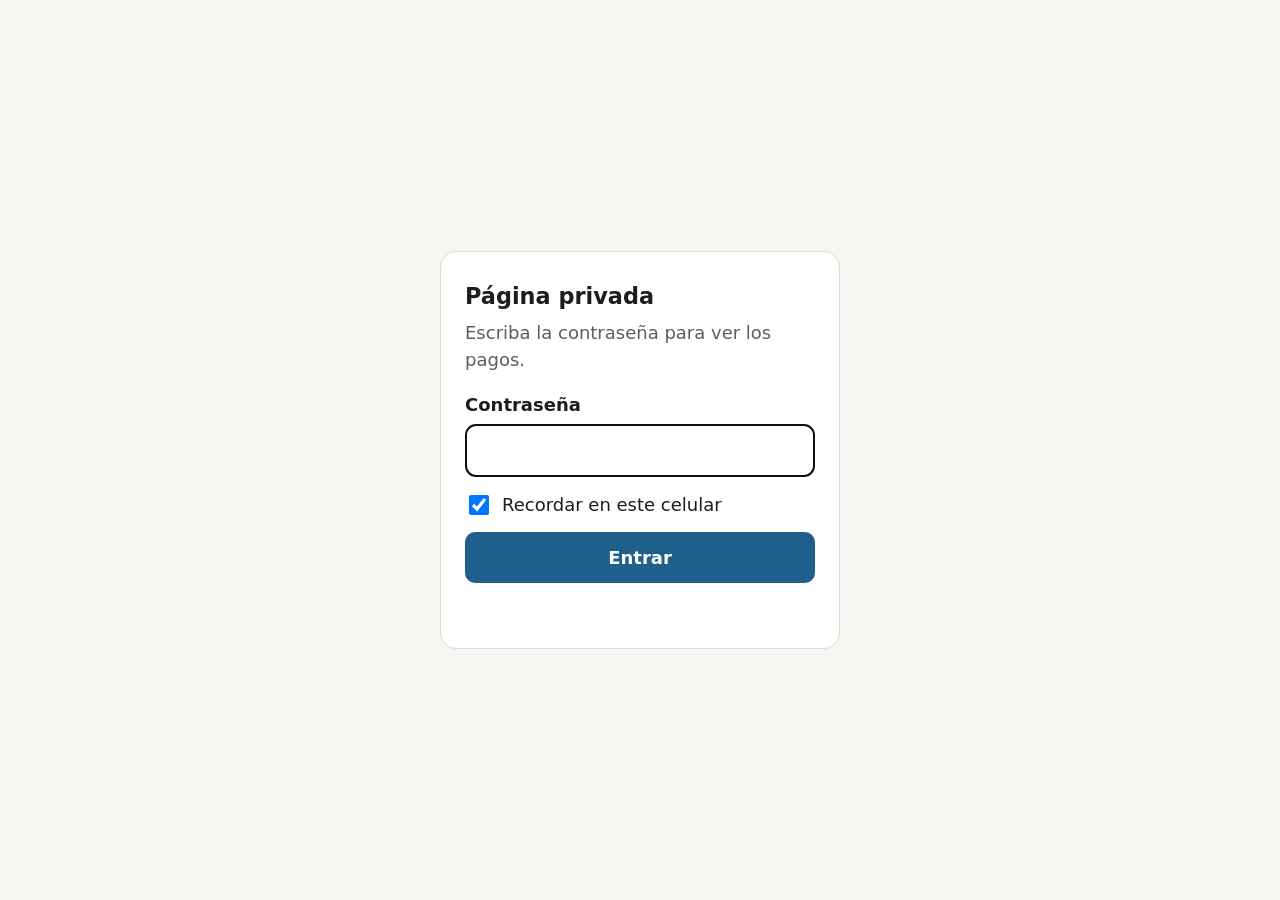
<file: tauro-pagos/scripts/gate.html>
<!doctype html>
<html lang="es">
<head>
<meta charset="utf-8">
<meta name="viewport" content="width=device-width, initial-scale=1">
<meta name="robots" content="noindex, nofollow">
<title>Pagos – acceso</title>
<style>
:root{--bg:#f6f5f1;--card:#fff;--ink:#1d1d1b;--muted:#5f5e58;--line:#dedcd3;--accent:#1f5f8b;--warn:#a3480f}
@media (prefers-color-scheme: dark){:root:not([data-theme="light"]){--bg:#16171a;--card:#212226;--ink:#f0efe9;--muted:#a8a7a0;--line:#3a3b40;--accent:#7db8e0;--warn:#f0a372}}
:root[data-theme="dark"]{--bg:#16171a;--card:#212226;--ink:#f0efe9;--muted:#a8a7a0;--line:#3a3b40;--accent:#7db8e0;--warn:#f0a372}
*{box-sizing:border-box}
body{margin:0;min-height:100vh;display:flex;align-items:center;justify-content:center;background:var(--bg);color:var(--ink);font:18px/1.5 system-ui,-apple-system,"Segoe UI",Roboto,sans-serif;padding:16px}
form{background:var(--card);border:1px solid var(--line);border-radius:16px;padding:28px 24px;width:100%;max-width:400px}
h1{font-size:1.4rem;margin:0 0 6px}
p{color:var(--muted);margin:0 0 18px}
label{display:block;font-weight:600;margin-bottom:6px}
input[type=password]{font:inherit;width:100%;padding:12px;border-radius:10px;border:1px solid var(--line);background:var(--card);color:var(--ink)}
.rem{display:flex;gap:10px;align-items:center;font-weight:400;margin:14px 0}
.rem input{width:20px;height:20px}
button{font:inherit;font-weight:600;width:100%;padding:12px;border:0;border-radius:10px;background:var(--accent);color:#fff;cursor:pointer}
button:disabled{opacity:.6}
#err{color:var(--warn);font-weight:600;min-height:1.5em;margin:10px 0 0}
</style>
</head>
<body>
<form id="f" autocomplete="on">
  <h1>Página privada</h1>
  <p>Escriba la contraseña para ver los pagos.</p>
  <label for="pw">Contraseña</label>
  <input type="password" id="pw" autocomplete="current-password" autofocus required>
  <label class="rem"><input type="checkbox" id="rem" checked> Recordar en este celular</label>
  <button id="go">Entrar</button>
  <div id="err" role="alert"></div>
</form>
<script id="payload" type="application/json">{}</script>
<script>
(function(){
  const KEYSTORE = "tauro-pagos-key";
  const P = JSON.parse(document.getElementById("payload").textContent);
  const b = s => Uint8Array.from(atob(s), c => c.charCodeAt(0));
  const enc = u => btoa(String.fromCharCode(...new Uint8Array(u)));

  async function deriveRaw(pw){
    const base = await crypto.subtle.importKey("raw", new TextEncoder().encode(pw), "PBKDF2", false, ["deriveBits"]);
    return crypto.subtle.deriveBits({name:"PBKDF2", hash:"SHA-256", salt:b(P.salt), iterations:P.iter}, base, 256);
  }
  async function decryptHtml(raw){
    const key = await crypto.subtle.importKey("raw", raw, "AES-GCM", false, ["decrypt"]);
    return new TextDecoder().decode(await crypto.subtle.decrypt({name:"AES-GCM", iv:b(P.iv)}, key, b(P.ct)));
  }
  function show(html){
    // Reemplazar la página solo cuando terminó de cargar; si no, el navegador mezcla las dos páginas.
    const go = () => { document.open(); document.write(html); document.close(); };
    if (document.readyState === "complete") go(); else window.addEventListener("load", go, {once:true});
  }

  // Llave recordada en este aparato (solo sirve para esta versión cifrada: se guarda junto con su "salt")
  let saved = null;
  try { saved = JSON.parse(localStorage.getItem(KEYSTORE) || "null"); } catch(e){}
  if (saved && saved.salt === P.salt) {
    decryptHtml(b(saved.k)).then(show).catch(()=>{ try{ localStorage.removeItem(KEYSTORE); }catch(e){} });
  }

  document.getElementById("f").addEventListener("submit", async e => {
    e.preventDefault();
    const btn = document.getElementById("go"), err = document.getElementById("err");
    btn.disabled = true; err.textContent = "Abriendo…";
    try {
      const raw = await deriveRaw(document.getElementById("pw").value);
      const html = await decryptHtml(raw);
      try {
        if (document.getElementById("rem").checked) localStorage.setItem(KEYSTORE, JSON.stringify({salt:P.salt, k:enc(raw)}));
        else localStorage.removeItem(KEYSTORE);
      } catch(_){}
      show(html);
    } catch(x){
      btn.disabled = false; err.textContent = "Contraseña incorrecta. Revise mayúsculas y minúsculas.";
    }
  });
})();
</script>
</body>
</html>
</file>
<file: assets/css/styles.css>
:root {
  /* Palette aligned to the Los Reyes crest: burgundy / gold / cream */
  --bg: #4a0f0f;          /* burgundy */
  --bg2: #240a06;         /* dark brown */
  --card: #3d1417;        /* deep maroon card */
  --line: #714028;        /* warm brown-gold border */
  --txt: #f4e8cc;         /* cream */
  --muted: #d2af86;       /* warm tan */
  --accent: #e8c66a;      /* gold */
  --gold: #e8c66a;
  --gold-deep: #c9a227;
  --p2: #e8c66a;   /* exacto  = gold   */
  --p1: #cf8a3c;   /* resultado = bronze */
  --p0: #5c3a30;   /* fallo   = muted brown */
  --live: #ff5a4d; /* bright red for EN VIVO contrast on maroon */
  --radius: 12px;
}

* { box-sizing: border-box; }
body {
  margin: 0;
  font-family: system-ui, -apple-system, "Segoe UI", Roboto, sans-serif;
  background: radial-gradient(circle at 50% 16%, #6a1717 0%, #430f0d 42%, #1b0705 100%) fixed;
  color: var(--txt);
  min-height: 100vh;
}
/* Faint crest watermark behind everything, on every view */
body::before {
  content: "";
  position: fixed; inset: 0;
  background: url("../img/badge.png") center 28% / min(640px, 92vw) no-repeat;
  opacity: 0.05;
  pointer-events: none;
  z-index: 0;
}
body > * { position: relative; z-index: 1; }

/* Crest usages */
.crest { height: 50px; width: auto; filter: drop-shadow(0 2px 4px rgba(0,0,0,0.5)); }
.loading { text-align: center; padding: 48px 0; }
.crest-lg { width: 168px; max-width: 60vw; opacity: 0.95; filter: drop-shadow(0 4px 10px rgba(0,0,0,0.55)); }
.crest-sm { height: 52px; width: auto; display: block; margin: 0 auto 10px; opacity: 0.9; }

/* Header */
.topbar {
  display: flex; align-items: center; justify-content: space-between;
  gap: 12px; padding: 14px 18px;
  background: linear-gradient(180deg, rgba(0,0,0,0.35), rgba(0,0,0,0.15));
  border-bottom: 1px solid var(--gold-deep);
  flex-wrap: wrap;
}
.brand { display: flex; align-items: center; gap: 13px; }
.brand h1 { font-size: 1.25rem; margin: 0; color: var(--gold); letter-spacing: 0.01em; text-shadow: 0 1px 2px rgba(0,0,0,0.5); }
.brand .sub { margin: 0; color: var(--muted); font-size: 0.8rem; }
.updated { color: var(--muted); font-size: 0.78rem; }

/* Tabs */
.tabs {
  display: flex; gap: 6px; padding: 10px 14px 0;
  position: sticky; top: 0; z-index: 5;
  background: #2e0b08;
  overflow-x: auto; -webkit-overflow-scrolling: touch; scrollbar-width: none;
}
.tabs::-webkit-scrollbar { display: none; }
.tab {
  flex: 1 0 auto; white-space: nowrap; padding: 10px 12px; border: 1px solid var(--line);
  border-bottom: none; border-radius: 10px 10px 0 0;
  background: #34110d; color: var(--muted);
  font-size: 0.88rem; cursor: pointer; transition: 0.15s;
}
.tab.active { background: var(--card); color: var(--gold); font-weight: 600; box-shadow: inset 0 2px 0 var(--accent); }

.content { padding: 16px; max-width: 760px; margin: 0 auto; }
.hint { color: var(--muted); font-size: 0.85rem; }
.error { color: var(--live); }

/* Standings */
.standings { width: 100%; border-collapse: collapse; background: var(--card); border-radius: var(--radius); overflow: hidden; }
.standings th, .standings td { padding: 11px 10px; text-align: center; border-bottom: 1px solid var(--line); }
.standings th { background: var(--bg2); color: var(--muted); font-size: 0.75rem; text-transform: uppercase; letter-spacing: 0.03em; }
.standings td.pname { text-align: left; font-weight: 600; }
.standings td.rank { width: 54px; color: var(--muted); }
.standings td.pts strong { font-size: 1.15rem; color: var(--gold); }
.standings tr { cursor: pointer; }
.standings tbody tr:hover { background: rgba(255, 255, 255, 0.04); }
.standings tr.leader { background: rgba(232, 198, 106, 0.13); }
.prov { color: var(--live); font-size: 0.75rem; }
.live-toggle { display: flex; align-items: center; gap: 8px; color: var(--muted); font-size: 0.85rem; margin-bottom: 12px; }

/* Prize pot panel */
.prizes {
  background: linear-gradient(180deg, rgba(232,198,106,0.14), rgba(232,198,106,0.05));
  border: 1px solid var(--gold-deep); border-radius: var(--radius);
  padding: 12px 14px; margin-bottom: 14px; text-align: center;
}
.prizes .pot { font-size: 1.05rem; }
.prizes .pot strong { color: var(--gold); }
.prizes .splits { display: flex; flex-wrap: wrap; justify-content: center; gap: 8px 16px; margin-top: 8px; font-size: 0.88rem; }
.prizes .sp { white-space: nowrap; color: var(--txt); }
.prizes .med { font-size: 1rem; }
.prizes .splits .spmoney { font-size: 1.25rem; color: var(--gold); }
.prizes .prizenote { color: var(--muted); font-size: 0.74rem; margin-top: 8px; }
.chk { display: inline-flex; align-items: center; gap: 7px; color: var(--muted); font-size: 0.9rem;
  background: var(--card); border: 1px solid var(--line); border-radius: 8px; padding: 8px 12px; cursor: pointer; }
.standings td.prize { font-weight: 700; white-space: nowrap; }
.standings td.prize .money { color: var(--gold); }
.standings td.winp { font-weight: 700; color: var(--accent); white-space: nowrap; }
.standings .thmxn { font-weight: 400; color: var(--muted); font-size: 0.85em; }

/* Monte Carlo projection chart */
.mcchart { background: var(--card); border: 1px solid var(--line); border-radius: var(--radius); padding: 10px; }
.mcsvg { width: 100%; height: auto; display: block; }
.mcsvg .ax { stroke: var(--line); stroke-width: 1; }
.mcsvg .axt { fill: var(--muted); font-size: 11px; }
.mcleg { display: flex; flex-wrap: wrap; gap: 6px 12px; margin-top: 10px; }
.mcli { display: inline-flex; align-items: center; gap: 5px; font-size: 0.78rem; color: var(--txt); }
.mcli i { color: var(--muted); font-style: normal; }
.mcsw { width: 16px; height: 3px; border-radius: 2px; display: inline-block; }

/* Filters */
.filters { display: flex; gap: 8px; margin-bottom: 12px; flex-wrap: wrap; }
.filters select, .pselect {
  background: var(--card); color: var(--txt); border: 1px solid var(--line);
  border-radius: 8px; padding: 8px 10px; font-size: 0.9rem;
}
.pselect { width: 100%; margin-bottom: 14px; font-weight: 600; }

.dayhdr { color: var(--muted); font-size: 0.8rem; text-transform: capitalize; margin: 18px 0 8px; border-bottom: 1px dashed var(--line); padding-bottom: 4px; }

/* Match card */
.match { background: var(--card); border: 1px solid var(--line); border-radius: var(--radius); padding: 12px; margin-bottom: 10px; }
.mhead { display: flex; align-items: center; gap: 8px; font-size: 0.78rem; color: var(--muted); margin-bottom: 8px; }
.mgroup { font-weight: 600; }
.mtime { margin-left: auto; }
.badge { padding: 2px 8px; border-radius: 999px; font-size: 0.7rem; font-weight: 700; }
.badge.live { background: var(--live); color: #fff; animation: pulse 1.4s infinite; }
.badge.done { background: var(--gold-deep); color: #2a0e0c; }
.badge.soon { background: var(--line); color: var(--txt); }
.badge.live .min { font-weight: 800; }
@keyframes pulse { 50% { opacity: 0.55; } }

.mscore { display: grid; grid-template-columns: 1fr auto 1fr; align-items: center; gap: 8px; }
.side { display: flex; align-items: center; gap: 8px; }
.side.away { justify-content: flex-end; }
.team { display: inline-flex; align-items: center; gap: 6px; }
.flag { font-size: 1.3rem; }
.tname { font-weight: 600; }
.score { font-size: 1.3rem; font-weight: 800; min-width: 64px; text-align: center; color: var(--muted); }
.score.finished, .score.live { color: var(--txt); }
.score.live { color: var(--live); }

/* Prediction chips */
.preds { display: flex; flex-wrap: wrap; gap: 6px; margin-top: 10px; padding-top: 10px; border-top: 1px solid var(--line); }
.chip { display: inline-flex; align-items: center; gap: 5px; padding: 3px 7px; border-radius: 8px; font-size: 0.78rem; background: var(--bg2); border: 1px solid var(--line); }
.chip .cn { color: var(--muted); }
.chip .cv { font-weight: 700; }
.chip .cp { font-size: 0.68rem; opacity: 0.85; padding-left: 3px; border-left: 1px solid rgba(255,255,255,0.25); }
.chip.p2 { background: rgba(232, 198, 106, 0.26); border-color: var(--p2); color: #fff3d6; }
.chip.p1 { background: rgba(207, 138, 60, 0.26); border-color: var(--p1); }
.chip.p0 { background: rgba(92, 58, 48, 0.40); }
.chip.pna { opacity: 0.6; }

/* Per-player */
.summary { background: var(--card); border: 1px solid var(--line); border-radius: var(--radius); padding: 14px; margin-bottom: 8px; color: var(--muted); }
.summary .bignum { font-size: 1.8rem; font-weight: 800; color: var(--gold); }
.jrow { display: flex; align-items: center; justify-content: space-between; gap: 10px; padding: 9px 12px; background: var(--card); border: 1px solid var(--line); border-radius: 10px; margin-bottom: 6px; }
.jmatch { display: flex; align-items: center; gap: 8px; font-size: 0.9rem; flex-wrap: wrap; }
.jmatch .flag { font-size: 1.1rem; }
.jvs { font-weight: 800; color: var(--muted); padding: 0 4px; }

/* Grupos + Bracket */
.sechdr { color: var(--gold); font-size: 1.05rem; margin: 22px 0 6px; border-bottom: 1px solid var(--gold-deep); padding-bottom: 5px; }
.groupgrid { display: grid; grid-template-columns: repeat(auto-fill, minmax(280px, 1fr)); gap: 12px; }
.grouptable { background: var(--card); border: 1px solid var(--line); border-radius: var(--radius); padding: 8px 10px 10px; }
.ghdr { margin: 2px 0 8px; font-size: 0.92rem; color: var(--txt); }
.gtbl { width: 100%; border-collapse: collapse; font-size: 0.82rem; }
.gtbl th { color: var(--muted); font-weight: 600; text-align: center; padding: 3px 4px; border-bottom: 1px solid var(--line); }
.gtbl td { text-align: center; padding: 5px 4px; border-bottom: 1px solid rgba(255,255,255,0.05); }
.gtbl td.rank { color: var(--muted); width: 18px; }
.gtbl td.gteam { text-align: left; }
.gtbl td.gpts { font-weight: 800; color: var(--gold); }
.gtbl tr.q1 td.rank { box-shadow: inset 3px 0 0 var(--p2); }   /* top 2 qualify */
.gtbl tr.q3 td.rank { box-shadow: inset 3px 0 0 var(--p1); }   /* 3rd: maybe */
.gtbl .team .tname { display: inline; font-weight: 600; font-size: 0.82rem; }
.gtbl .flag { font-size: 1rem; }

.team.ph { display: inline-flex; align-items: center; }
.phcode { color: var(--muted); font-weight: 700; font-size: 0.8rem; background: var(--bg2); border: 1px dashed var(--line); border-radius: 6px; padding: 1px 6px; }

.bracket { display: grid; grid-template-columns: repeat(auto-fill, minmax(280px, 1fr)); gap: 12px; align-items: start; }

/* Mirrored knockout bracket (left half →  · 🏆 center ·  ← right half) */
.bracket2 { display: flex; align-items: stretch; overflow-x: auto; -webkit-overflow-scrolling: touch; padding: 4px 0 12px; scrollbar-width: thin; }
.bracket2.mirror { min-width: max-content; }
.bracket2::-webkit-scrollbar { height: 8px; }
.bracket2::-webkit-scrollbar-thumb { background: var(--line); border-radius: 8px; }
.bround { flex: 0 0 auto; min-width: 0; padding: 0 2px; display: flex; flex-direction: column; }
.brh { font-size: 0.62rem; color: var(--gold); text-align: center; margin-bottom: 5px; text-transform: uppercase; letter-spacing: 0.02em; white-space: nowrap; }
.bbody { flex: 1; display: flex; flex-direction: column; justify-content: space-around; gap: 5px; }
.bmatch { background: var(--card); border: 1px solid var(--line); border-radius: 6px; overflow: hidden; position: relative; }
.bmatch.blive { border-color: var(--live); }
/* date + time stacked on two tiny lines to keep columns narrow */
.bmatch .bdate { display: flex; flex-direction: column; align-items: center; line-height: 1.1; font-size: 0.5rem; font-weight: 700;
  letter-spacing: 0.01em; white-space: nowrap; color: var(--muted); padding: 1px 3px; background: var(--bg2); border-bottom: 1px solid var(--line); text-transform: uppercase; }
.bmatch .bdate:empty { display: none; }
.bmatch .bdate .bd-t { color: var(--txt); }
/* connector stubs point inward (toward the center column) */
.bround.left .bmatch::after { content: ""; position: absolute; left: 100%; top: 50%; width: 5px; height: 2px; background: var(--line); }
.bround.right .bmatch::after { content: ""; position: absolute; right: 100%; top: 50%; width: 5px; height: 2px; background: var(--line); }
.bteam { display: flex; align-items: center; gap: 3px; padding: 3px 4px; font-size: 0.75rem; }
.bteam + .bteam { border-top: 1px solid var(--line); }
.bteam .flag { font-size: 1.2rem; line-height: 1; }
.bteam .flag.proj { opacity: 0.5; }
.bteam .bn { flex: 1; white-space: nowrap; overflow: hidden; text-overflow: ellipsis; }
.bteam .bn.ph { font-size: 0.68rem; color: var(--muted); }
.bteam .bsc { font-weight: 800; color: var(--muted); min-width: 11px; text-align: right; margin-left: auto; white-space: nowrap; }
.bteam .bpen { font-size: 0.78em; font-weight: 700; color: var(--muted); margin-left: 1px; }
.bteam.bw { background: rgba(232, 198, 106, 0.12); }
.bteam.bw .bsc, .bteam.bw .bpen { color: var(--gold); }
/* mirror the right half so flags face inward like the poster */
.bround.right .bteam { flex-direction: row-reverse; }
.bround.right .bteam .bsc { margin-left: 0; margin-right: auto; text-align: left; }
/* center column: trophy + Final + champion + 3rd place (max compressed) */
.center-col { min-width: 0; justify-content: center; align-items: stretch; padding: 0 2px; }
.center-col .btrophy { font-size: 1.05rem; text-align: center; line-height: 1; margin-bottom: 1px; }
.center-col .bmatch { border-color: var(--gold-deep); }
.bchamp { display: flex; align-items: center; justify-content: center; gap: 2px; text-align: center; font-weight: 800; font-size: 0.48rem; color: var(--gold); margin-top: 3px;
  background: linear-gradient(180deg, rgba(232,198,106,0.18), rgba(232,198,106,0.05)); border: 1px solid var(--gold-deep); border-radius: 5px; padding: 3px 3px; }
.bchamp .flag { font-size: 0.8rem; }
.center-col .b3rdlabel { font-size: 0.5rem; color: var(--muted); text-align: center; margin: 5px 0 3px; text-transform: uppercase; letter-spacing: 0.01em; }

/* Title Pie */
.titlepie { background: var(--card); border: 1px solid var(--line); border-radius: var(--radius); padding: 12px; margin-bottom: 12px; }
.pie { width: 100%; max-width: 300px; height: auto; display: block; margin: 0 auto; }
.pieleg { display: flex; flex-wrap: wrap; gap: 6px 12px; margin-top: 12px; justify-content: center; }
.pli { display: inline-flex; align-items: center; gap: 5px; font-size: 0.8rem; color: var(--txt); }
.pli i { color: var(--gold); font-style: normal; font-weight: 700; }
.psw { width: 12px; height: 12px; border-radius: 3px; display: inline-block; flex: 0 0 auto; }

/* Cuotas (odds) */
.oddshelp { background: var(--card); border: 1px solid var(--line); border-radius: var(--radius); padding: 10px 12px; margin-bottom: 12px; font-size: 0.82rem; color: var(--muted); }
.oddshelp .ohb { color: var(--live); font-size: 0.92rem; margin: 0 0 6px; }
.oddshelp p { margin: 6px 0; }
.oddshelp b { color: var(--txt); }
.oddshelp .ohl { margin: 6px 0 0; padding-left: 18px; }
.oddshelp .ohl li { margin: 3px 0; }
.oddsmodel { margin-top: 16px; background: var(--card); border: 1px solid var(--line); border-radius: var(--radius); padding: 12px 14px; color: var(--muted); font-size: 0.8rem; }
.oddsmodel h3 { margin: 0 0 6px; color: var(--gold); font-size: 0.95rem; }
.oddsmodel b { color: var(--txt); }
.oddsnote { background: var(--card); border: 1px solid var(--line); border-radius: 10px; padding: 8px 10px; }
.oddscard { background: var(--card); border: 1px solid var(--line); border-radius: var(--radius); padding: 12px; margin-bottom: 10px; }
.oddscard .oteams { display: grid; grid-template-columns: 1fr auto 1fr; align-items: center; gap: 8px; margin: 8px 0 4px; }
.oddscard .oteams .team:last-child { justify-content: flex-end; }
.oddscard .ovs { font-weight: 800; color: var(--muted); padding: 0 6px; }
.omkt { margin-top: 10px; }
.omh { font-size: 0.72rem; text-transform: uppercase; letter-spacing: 0.03em; color: var(--muted); margin-bottom: 5px; }
.orow { display: flex; flex-wrap: wrap; gap: 6px; }
.ochip {
  flex: 1 1 auto; min-width: 64px; display: flex; flex-direction: column; align-items: center; gap: 1px;
  background: var(--bg2); border: 1px solid var(--line); border-radius: 9px; padding: 6px 8px;
}
.ochip .ol { font-size: 0.7rem; color: var(--muted); }
.ochip b { font-size: 1.05rem; color: var(--gold); }
.ochip i { font-size: 0.68rem; color: var(--muted); font-style: normal; }
.ochip.real { border-color: #3fae5a; background: rgba(63, 174, 90, 0.12); }
.ochip.real b { color: #6fe08f; }
.badge.real-odds { display: inline-block; margin: 2px 0 4px; padding: 2px 8px; border-radius: 999px;
  font-size: 0.68rem; font-weight: 700; background: rgba(63, 174, 90, 0.18); color: #6fe08f; border: 1px solid #3fae5a; }

.foot { text-align: center; padding: 20px; color: var(--muted); font-size: 0.75rem; }
.foot a { color: var(--accent); }

@media (max-width: 480px) {
  /* Show country names everywhere on phones; just shrink them a touch in
     match cards so they fit alongside the score. */
  .match .tname, .oddscard .tname { font-size: 0.78rem; }
  .mscore .side { min-width: 0; }
  .mscore .tname { white-space: normal; overflow-wrap: anywhere; }
}
</file>
